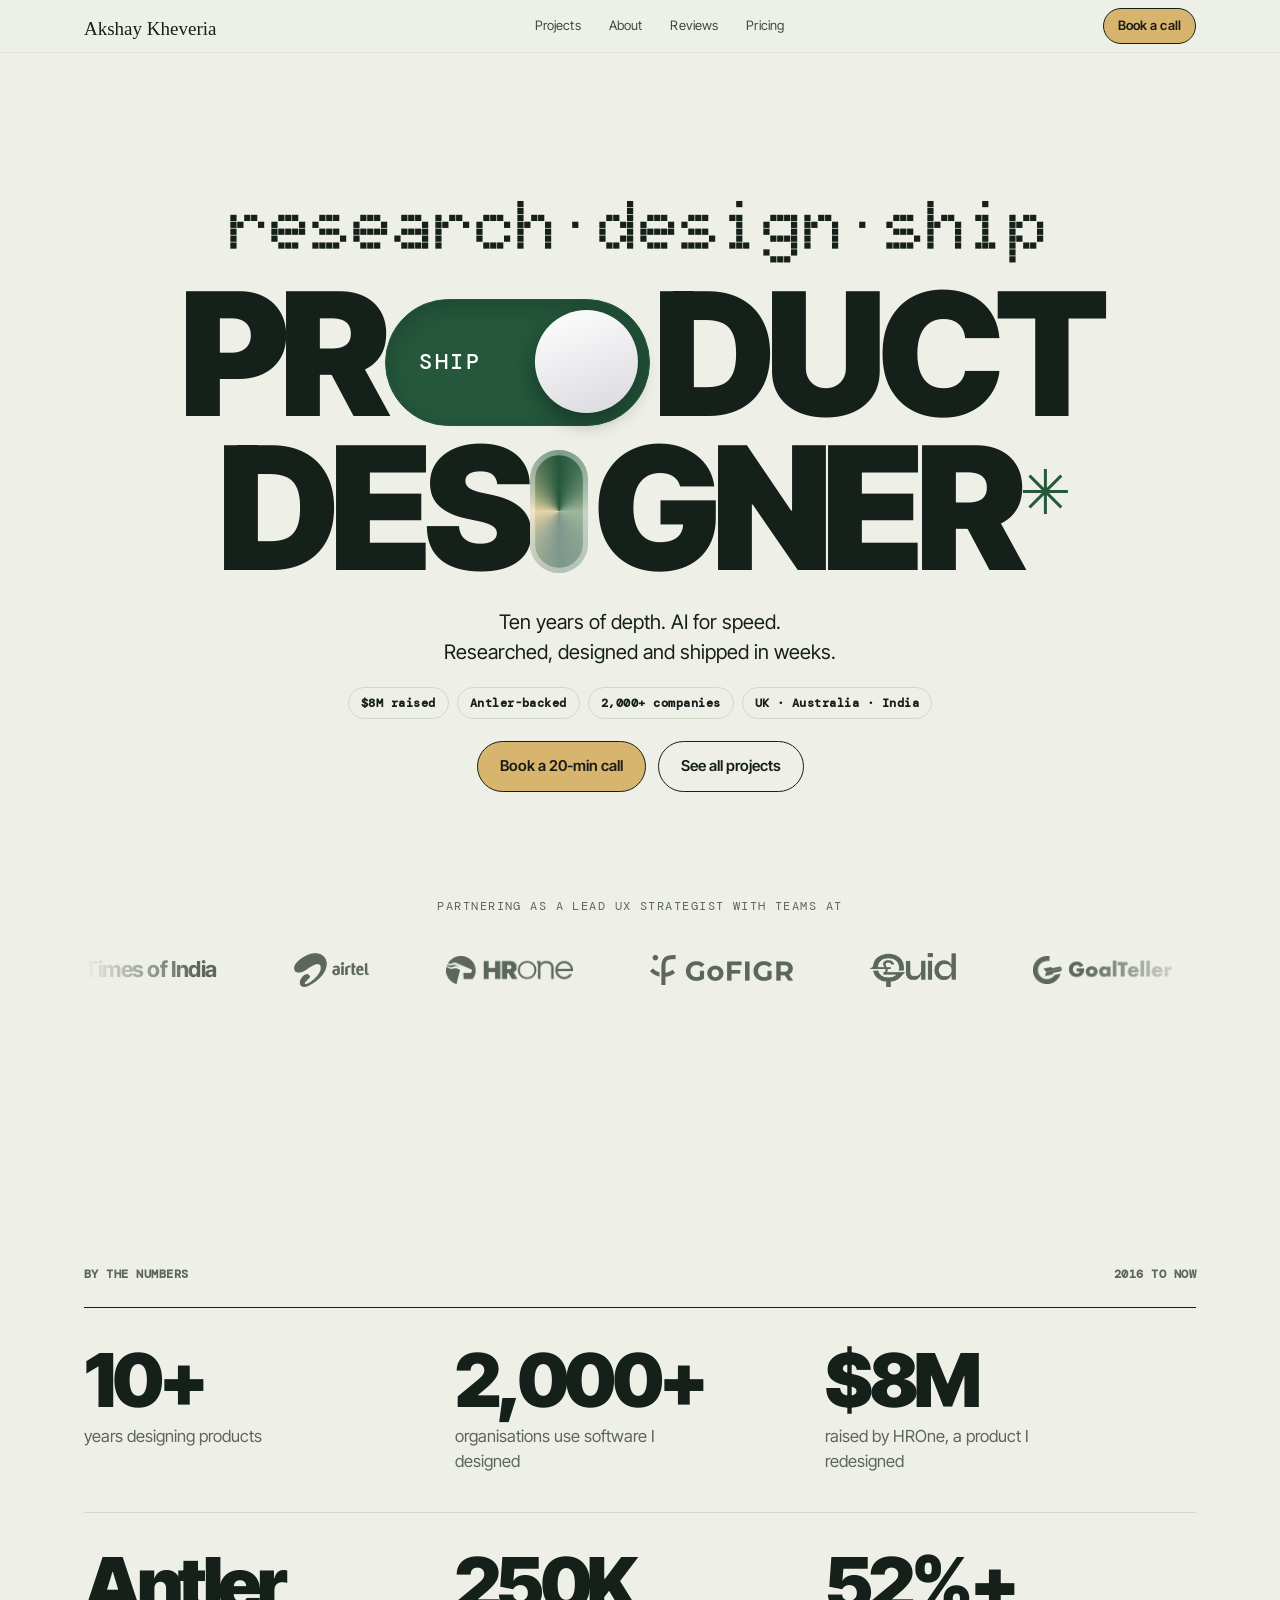
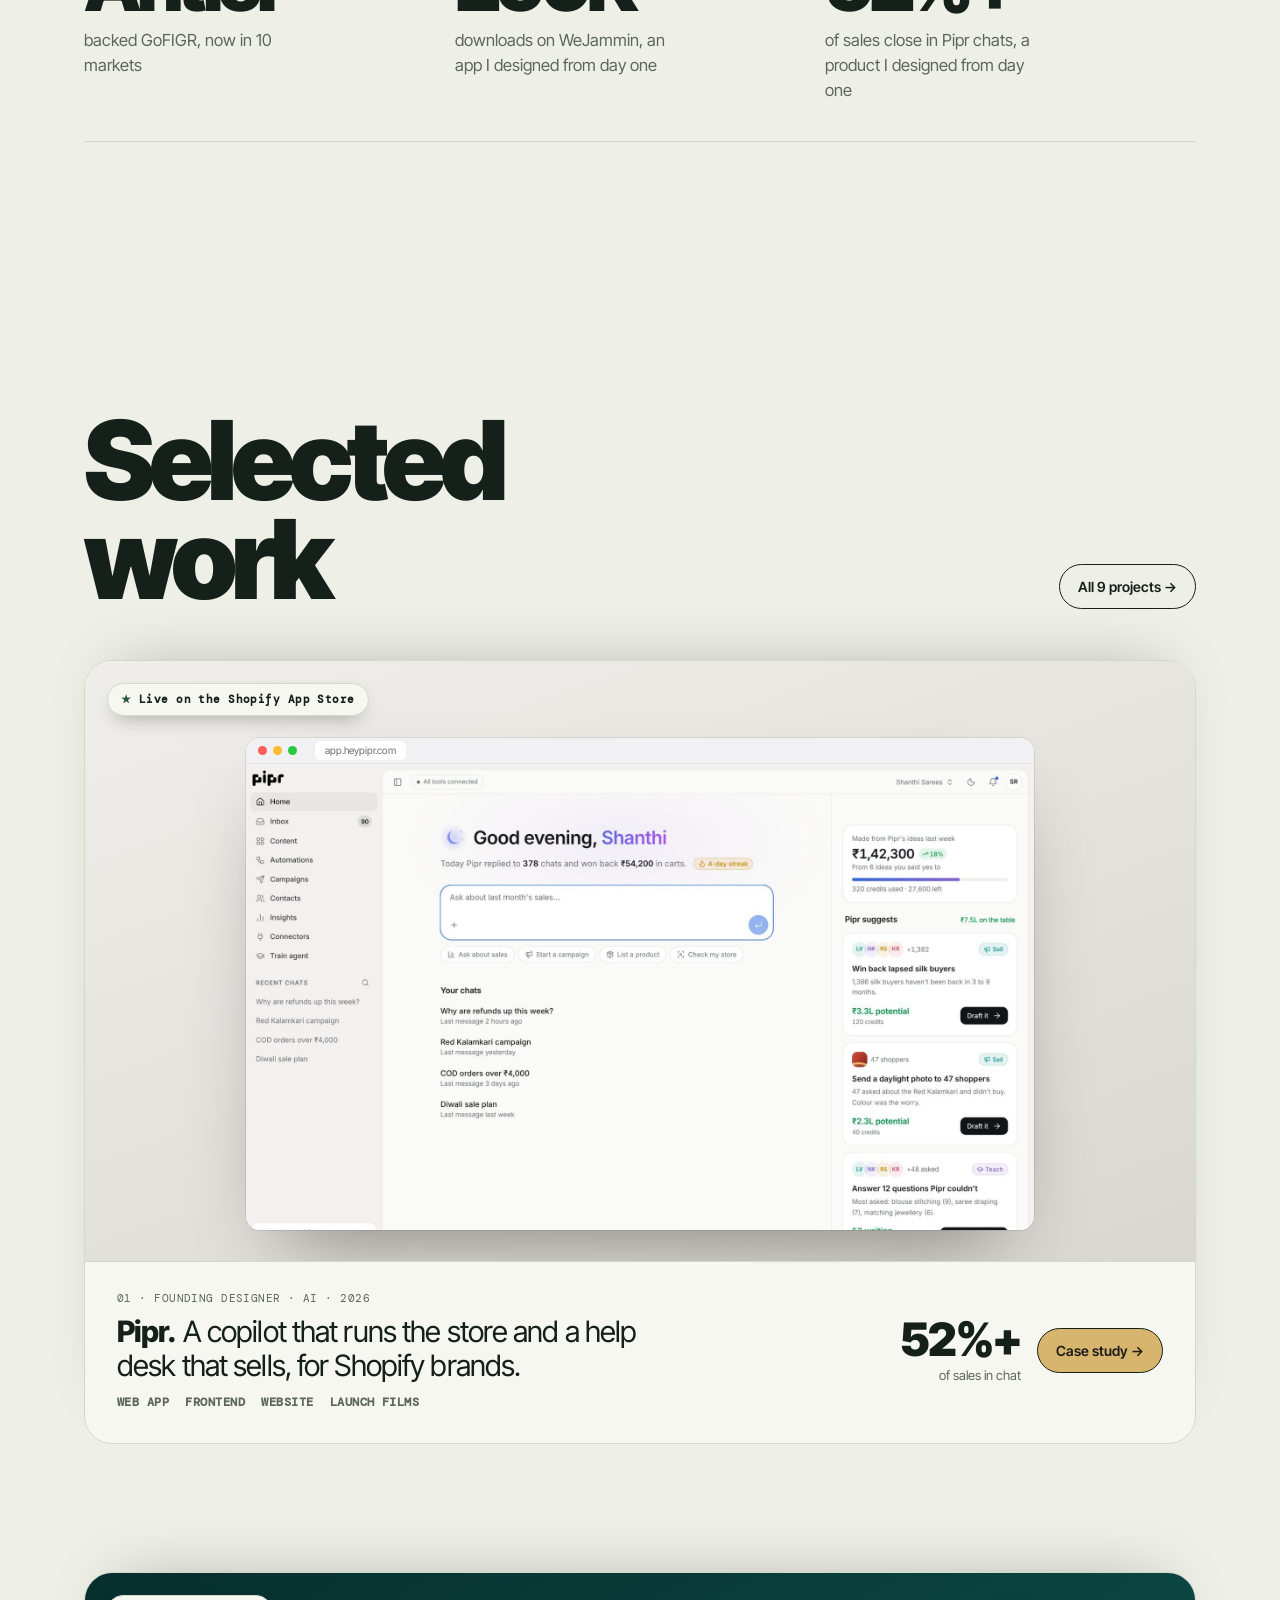
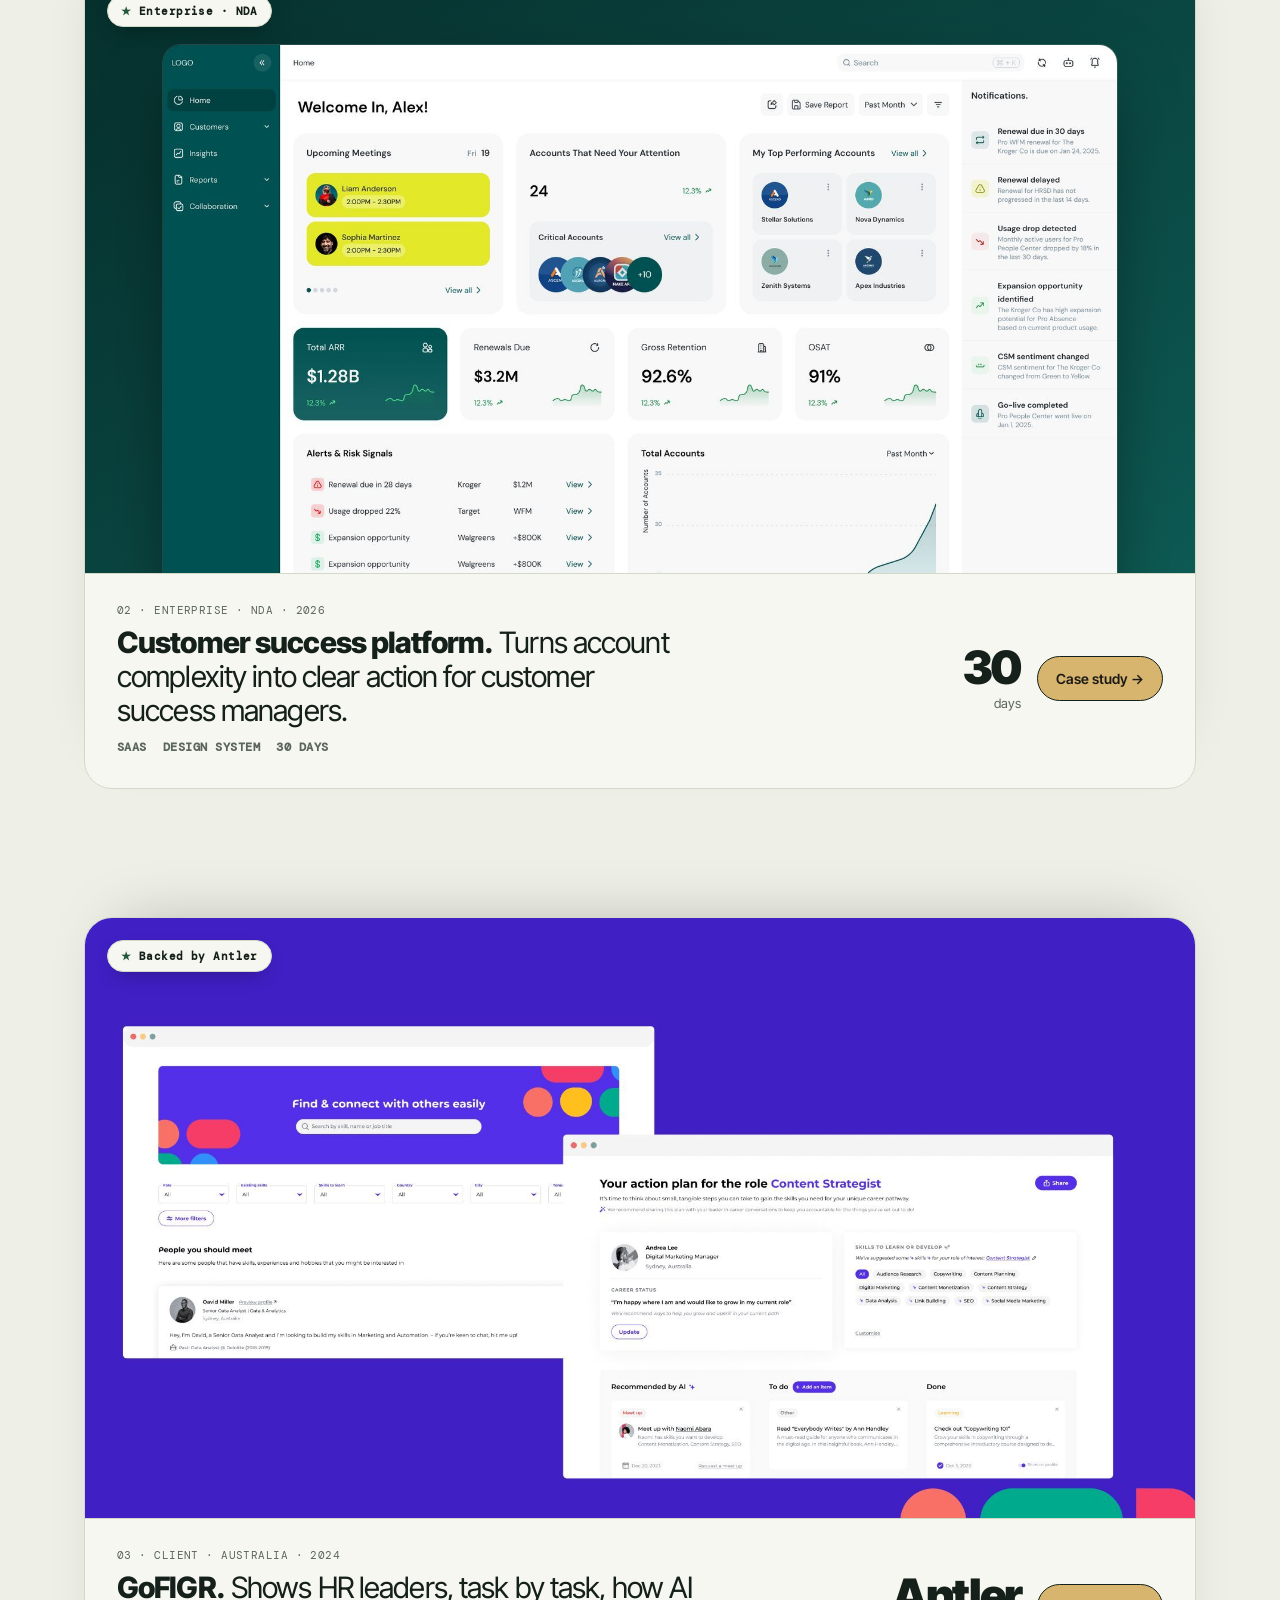
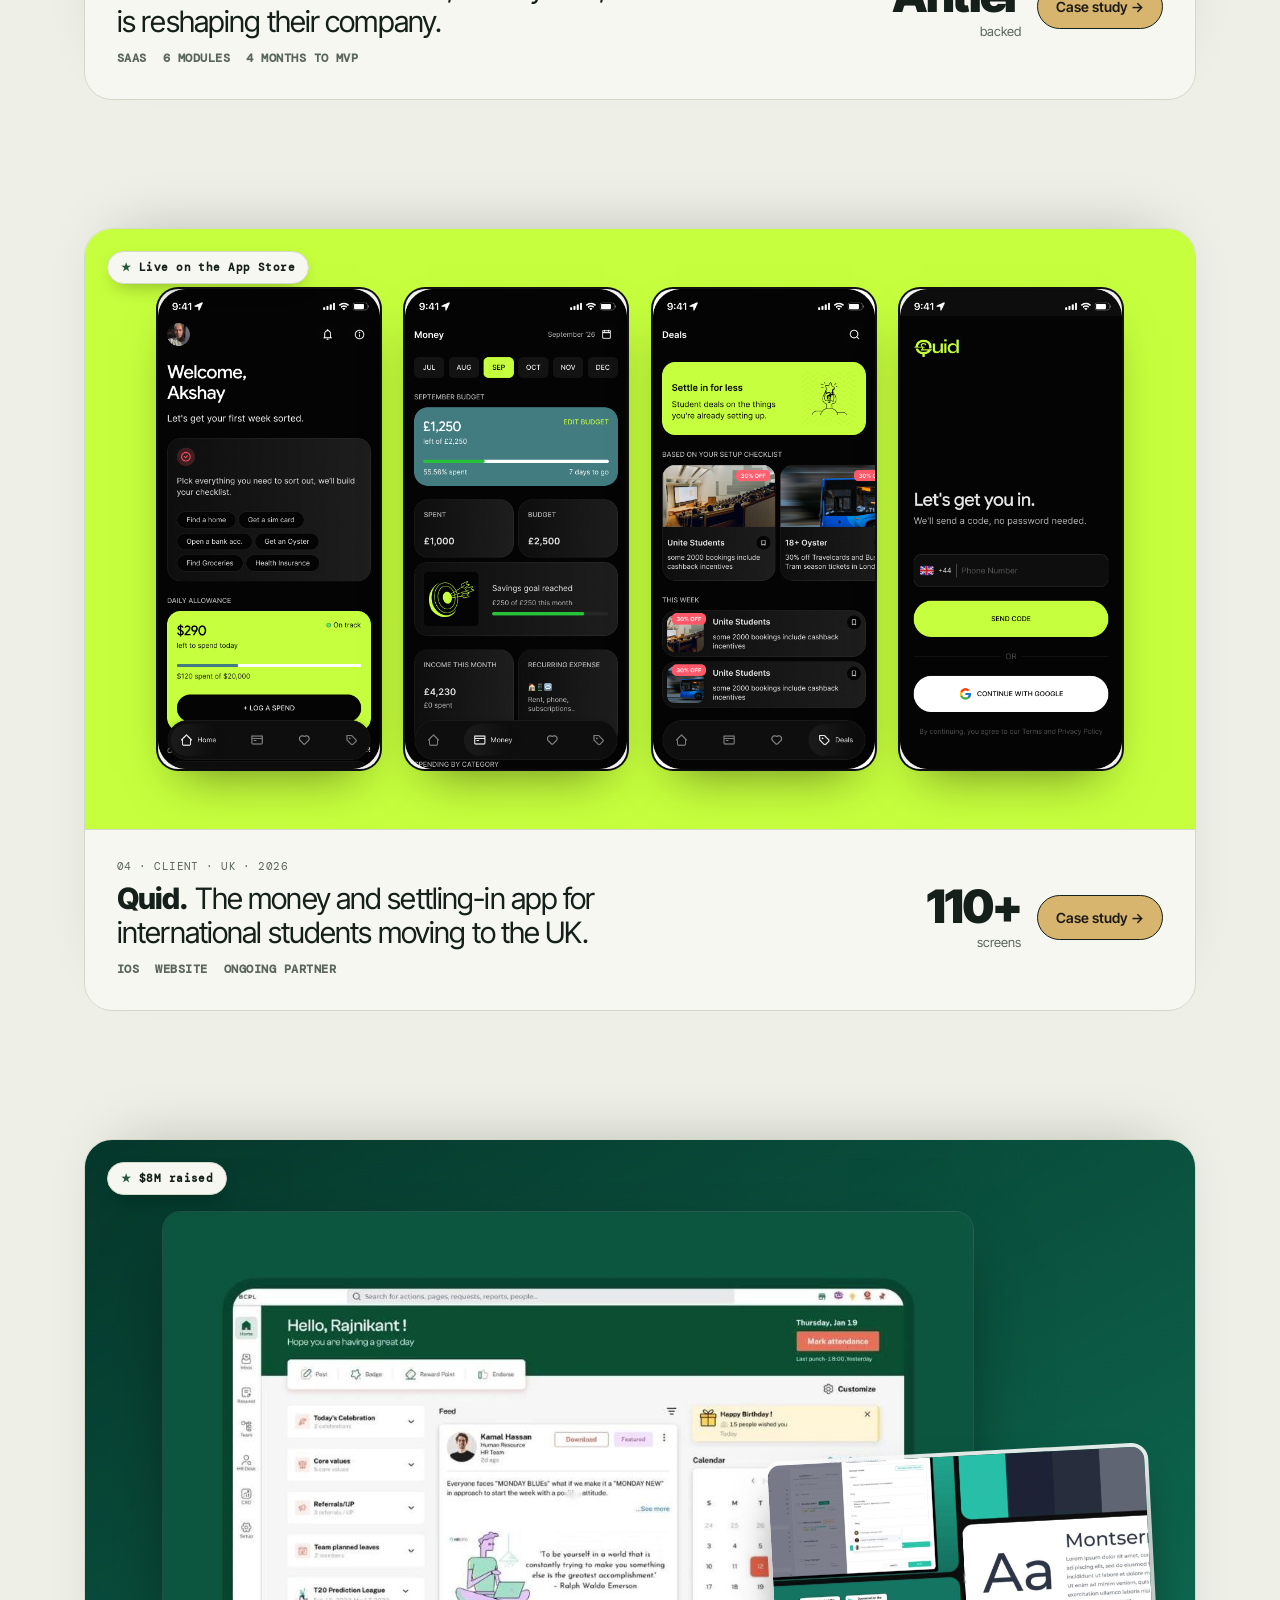
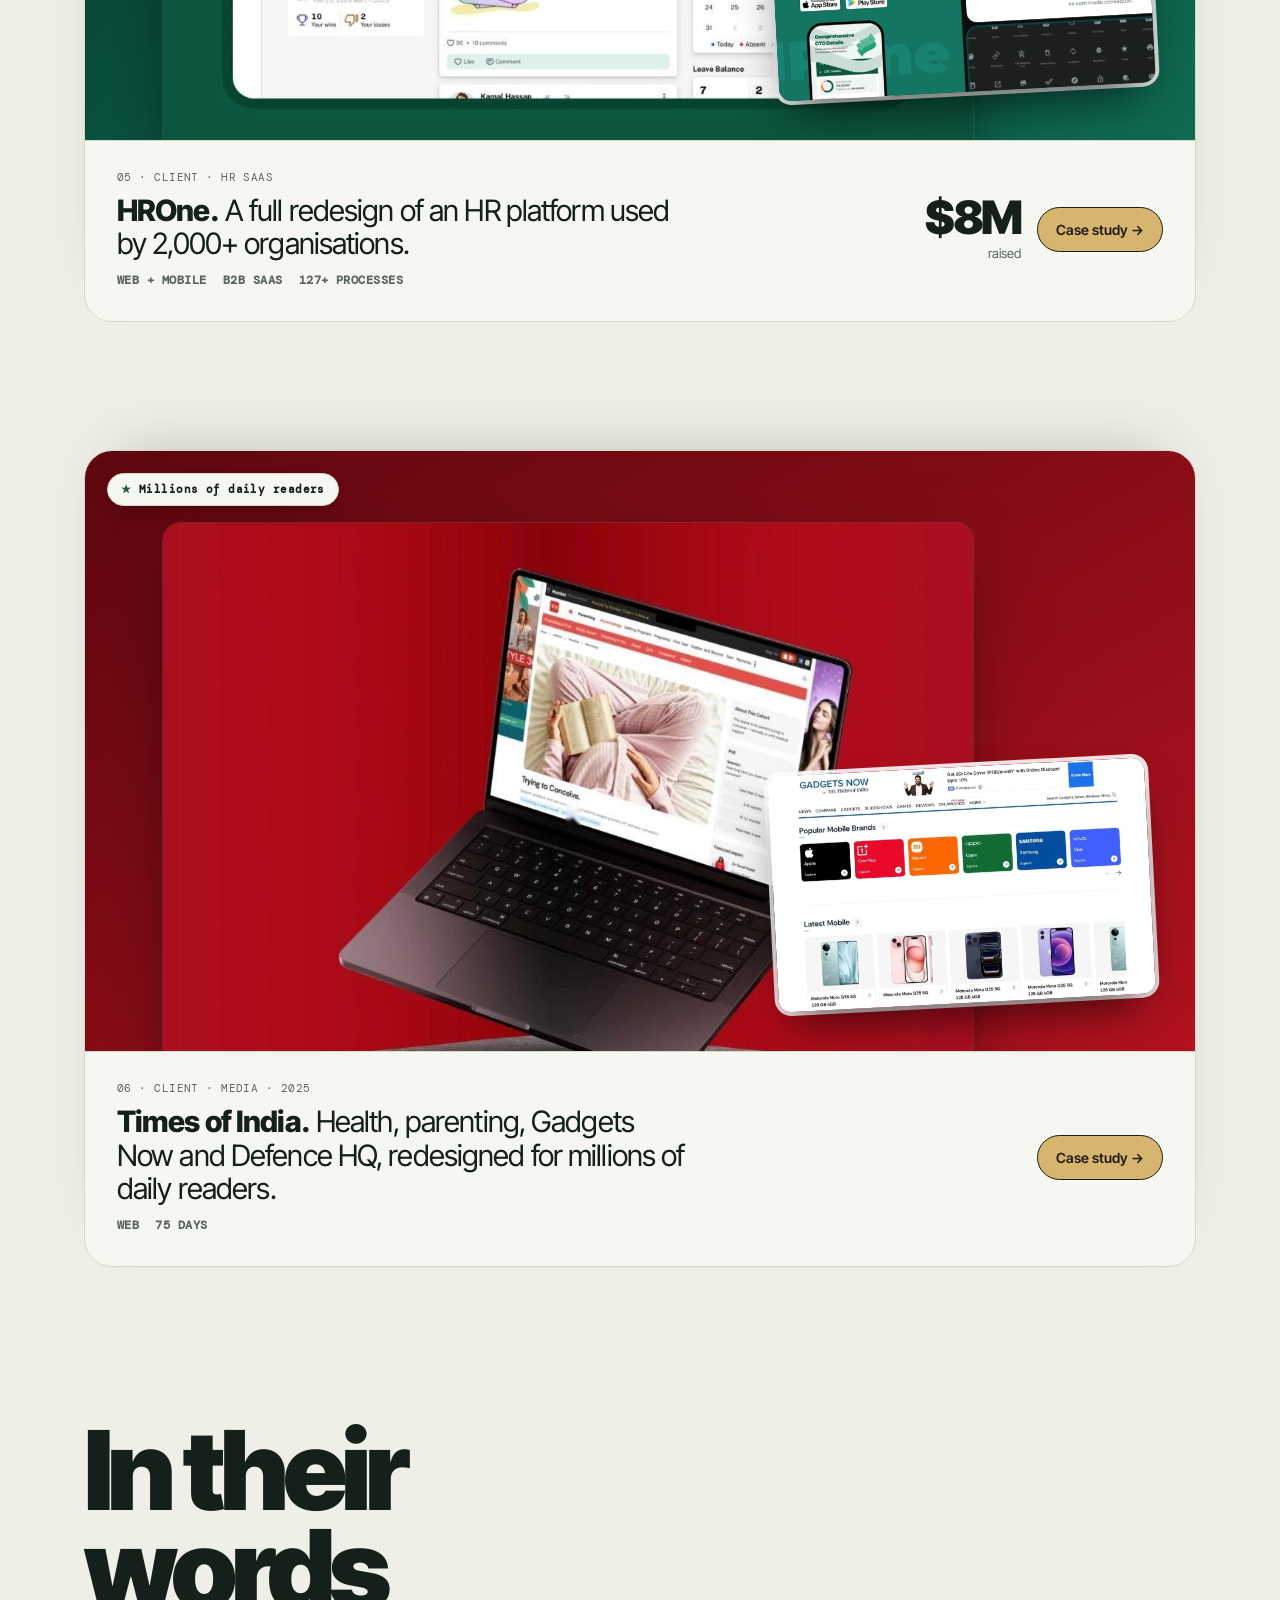
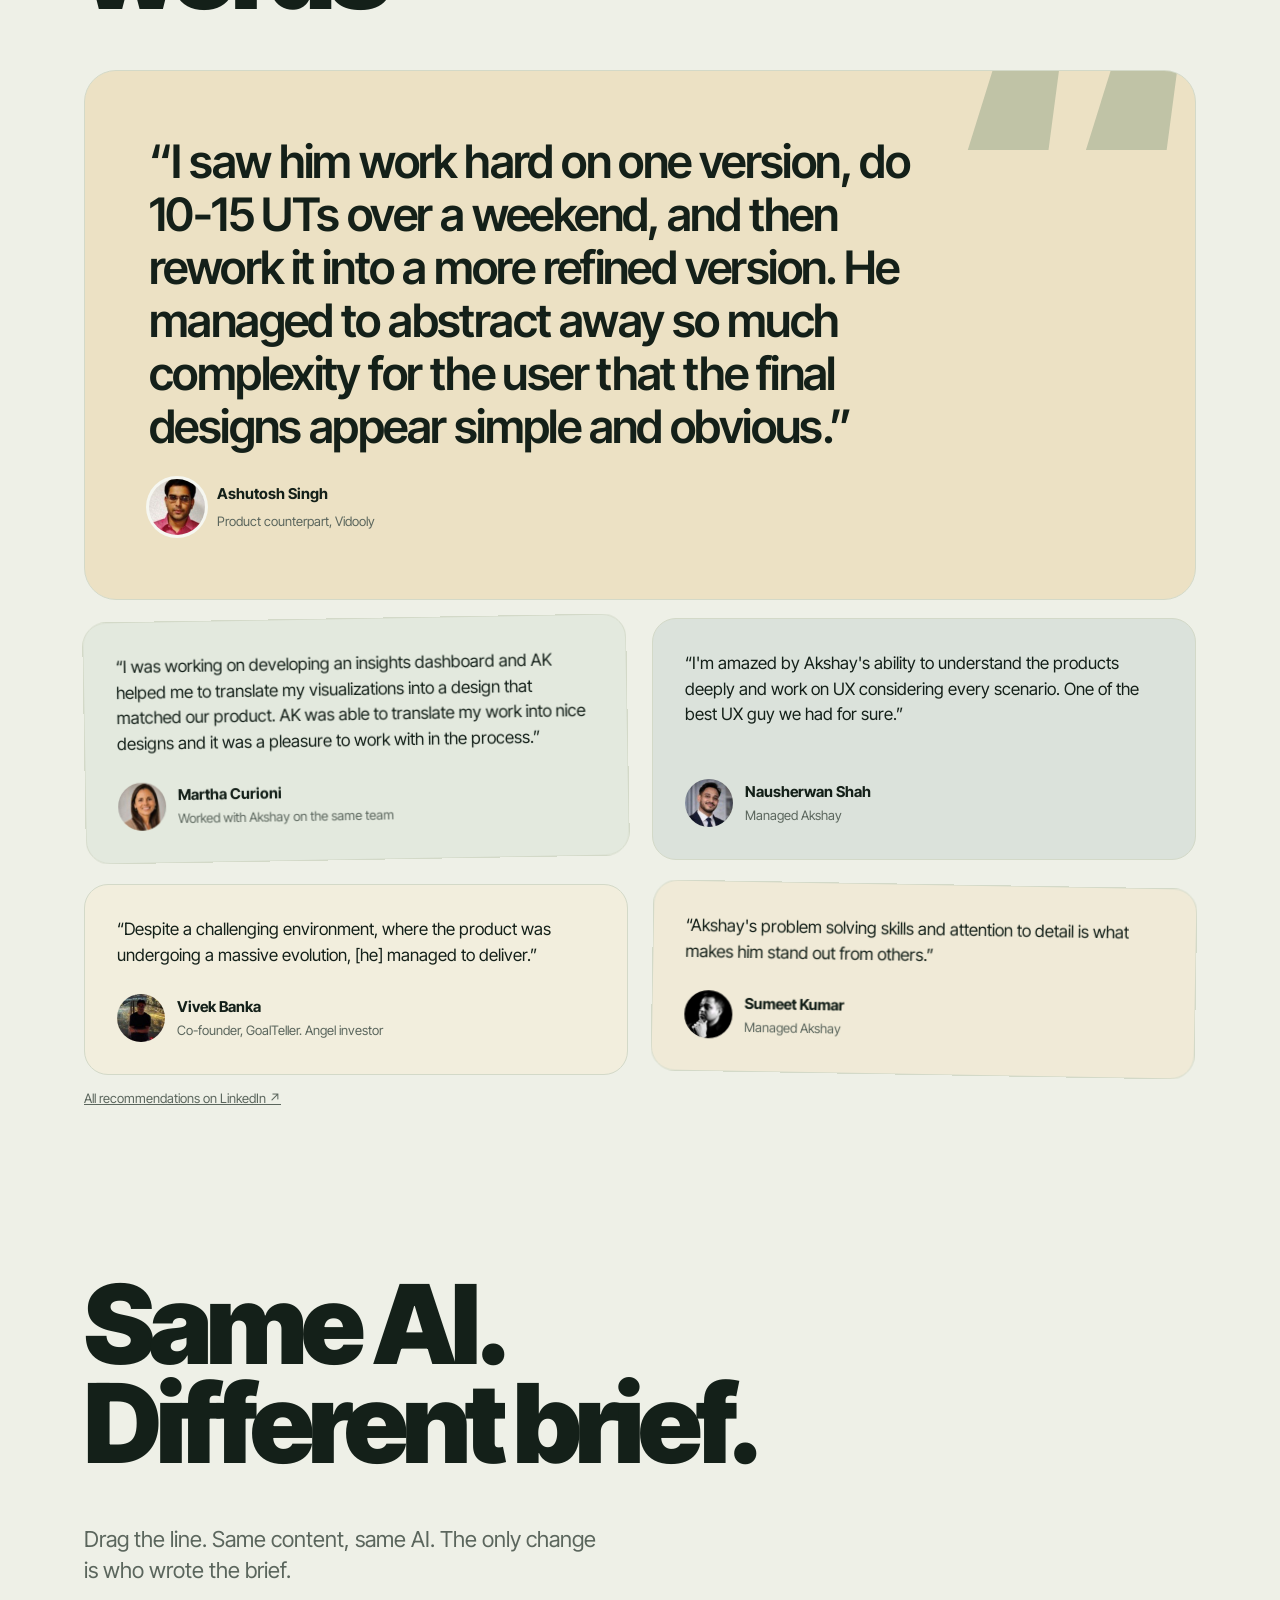
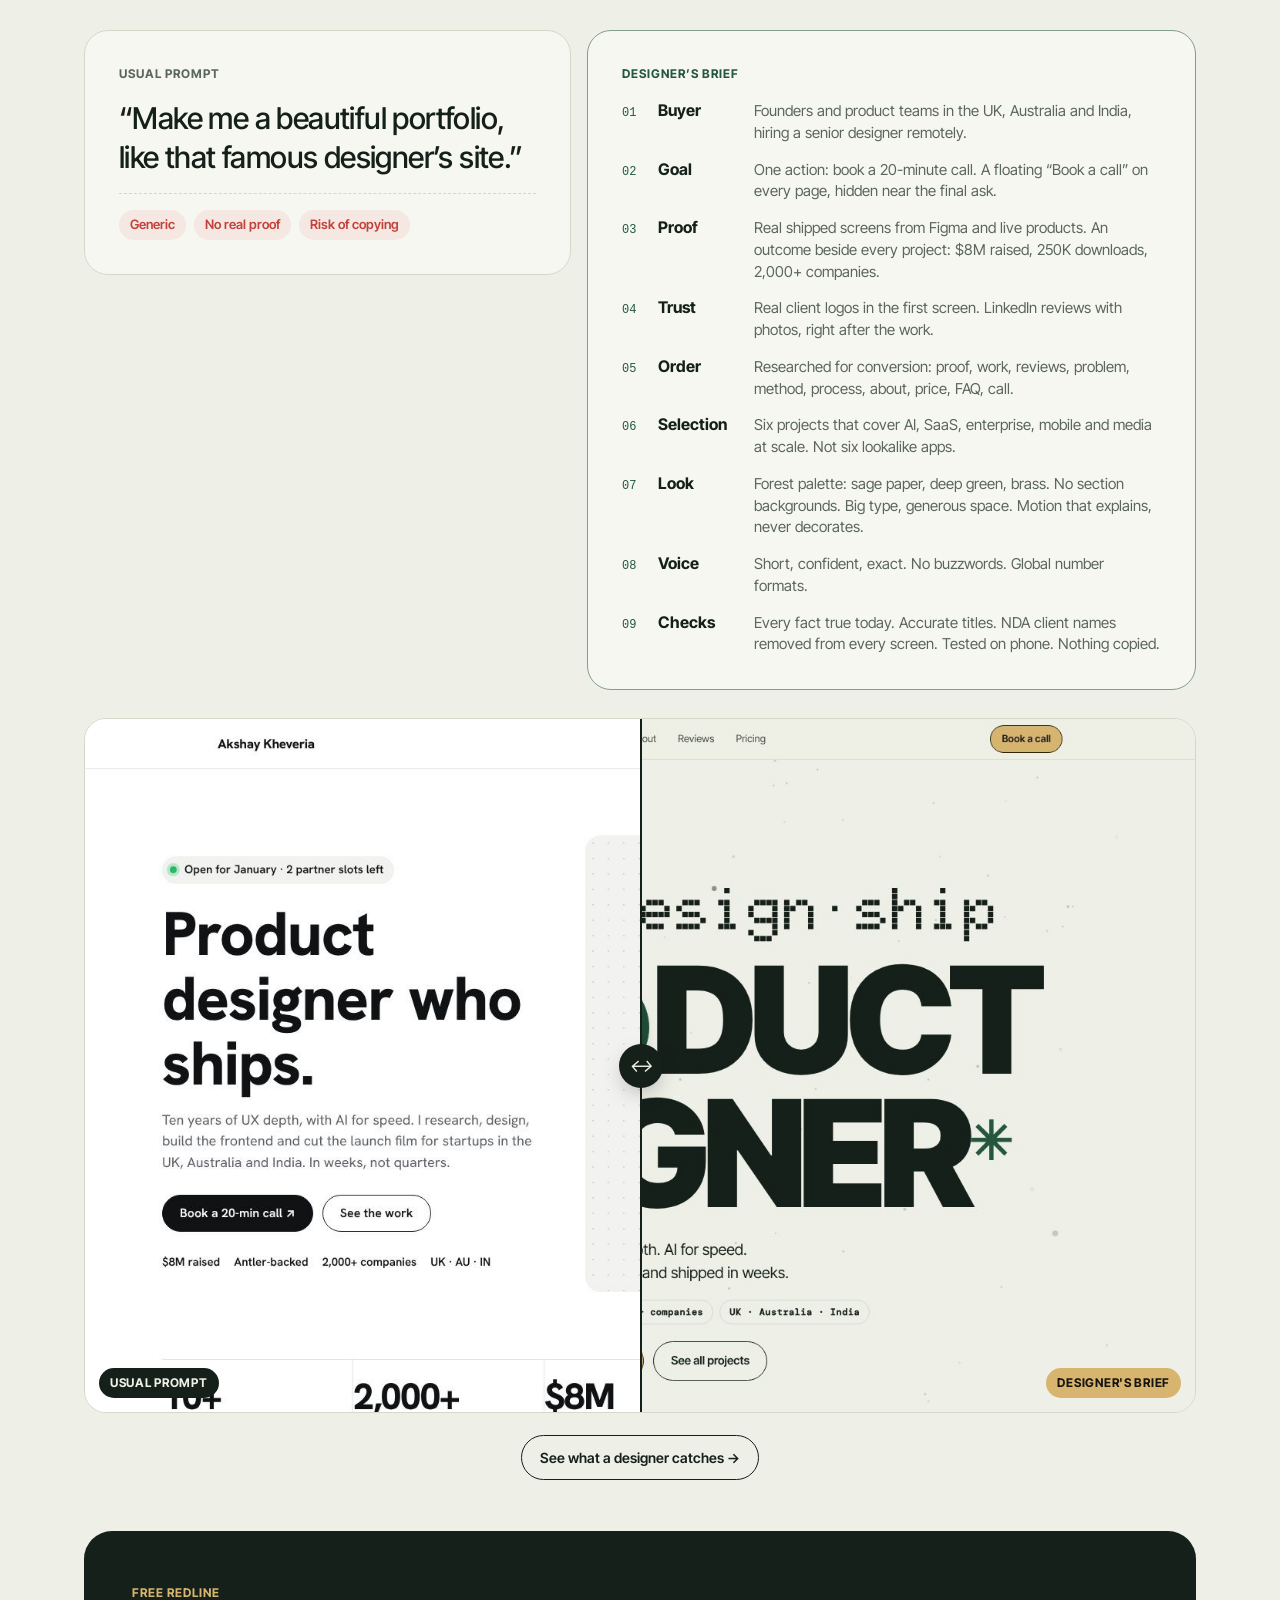
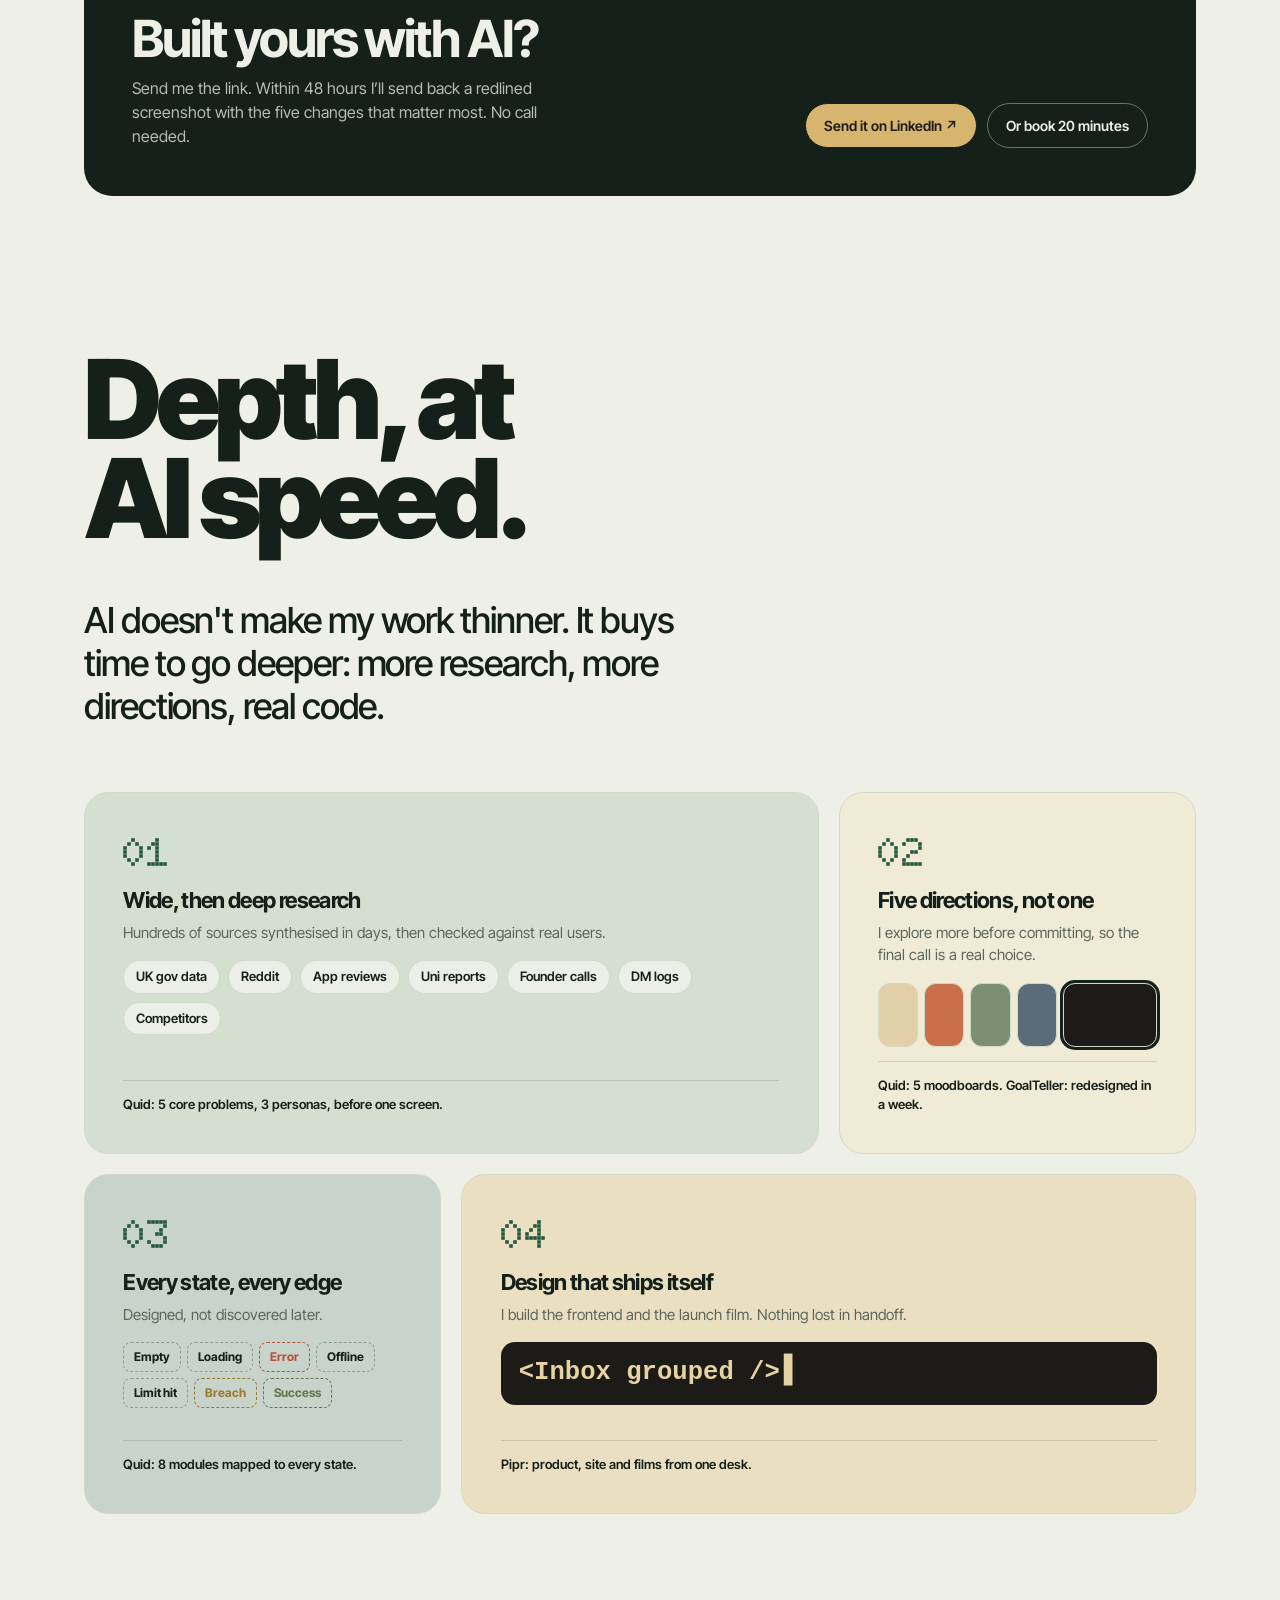
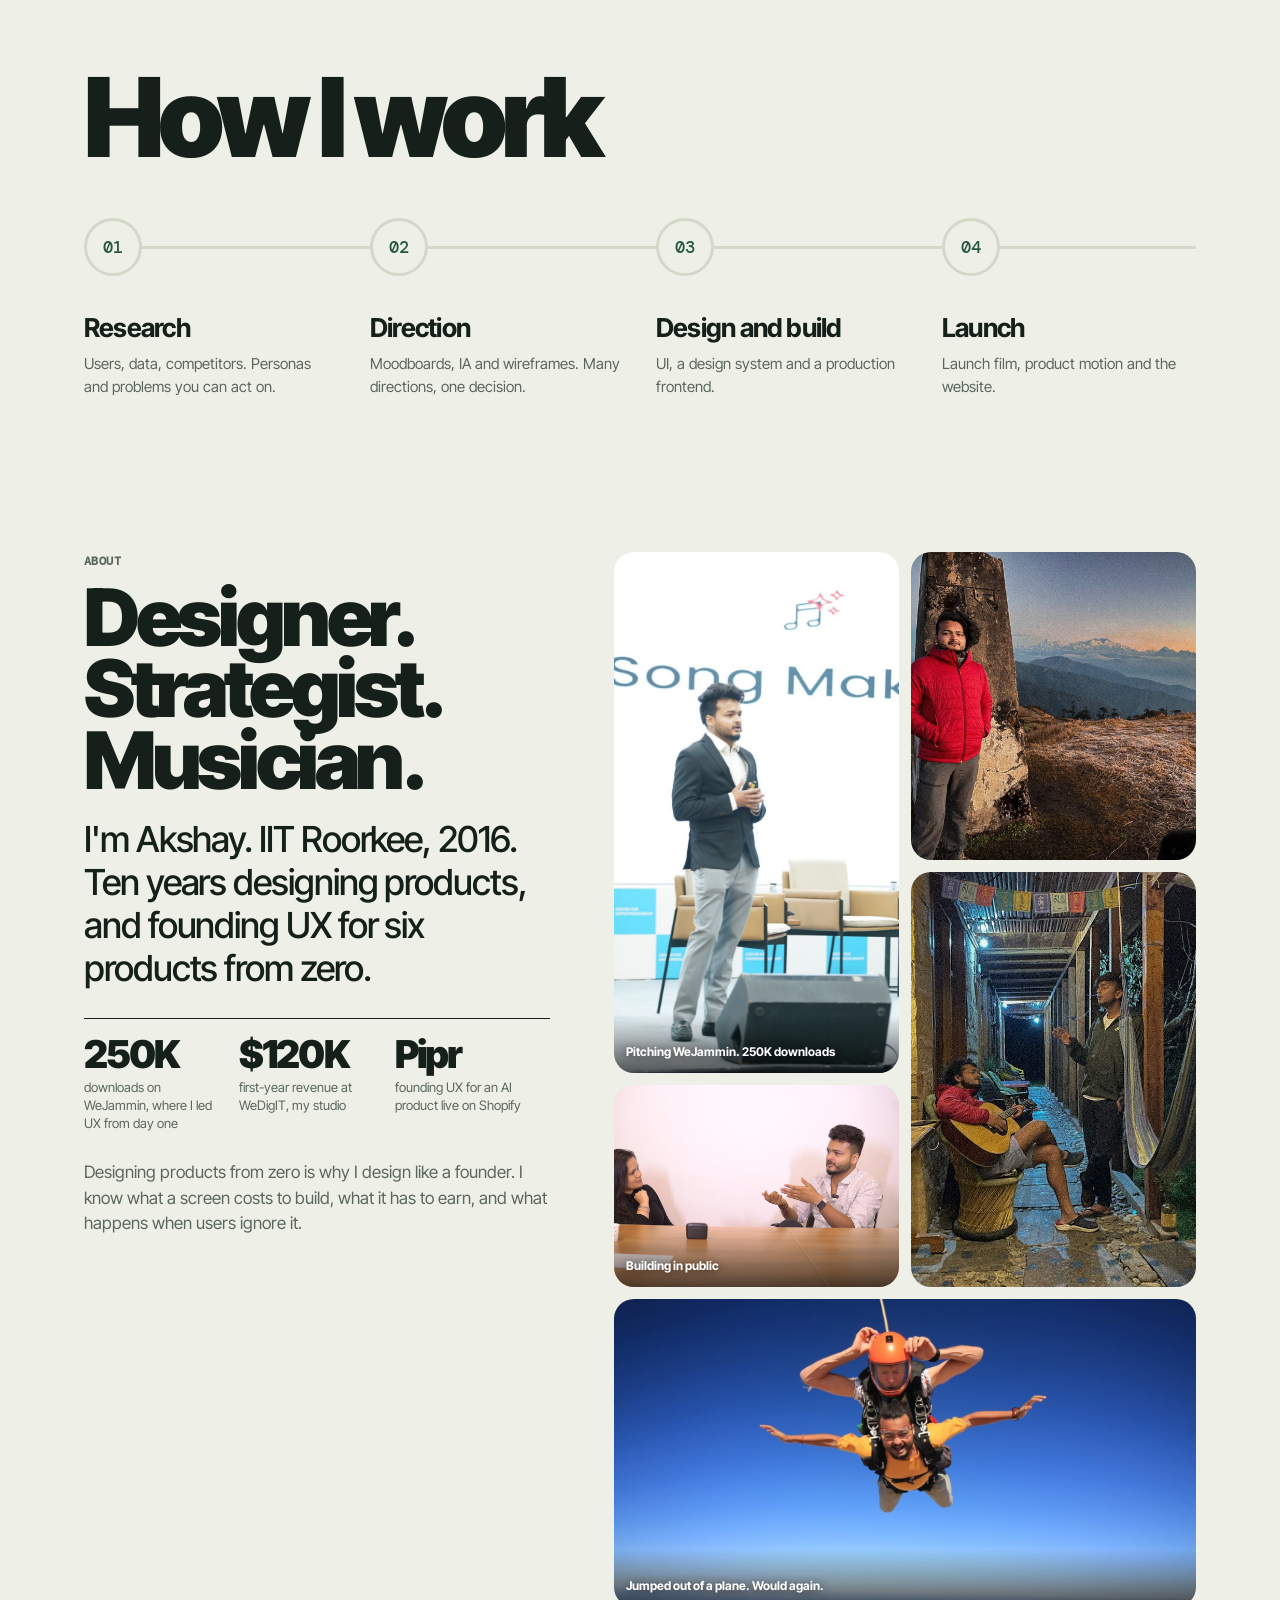
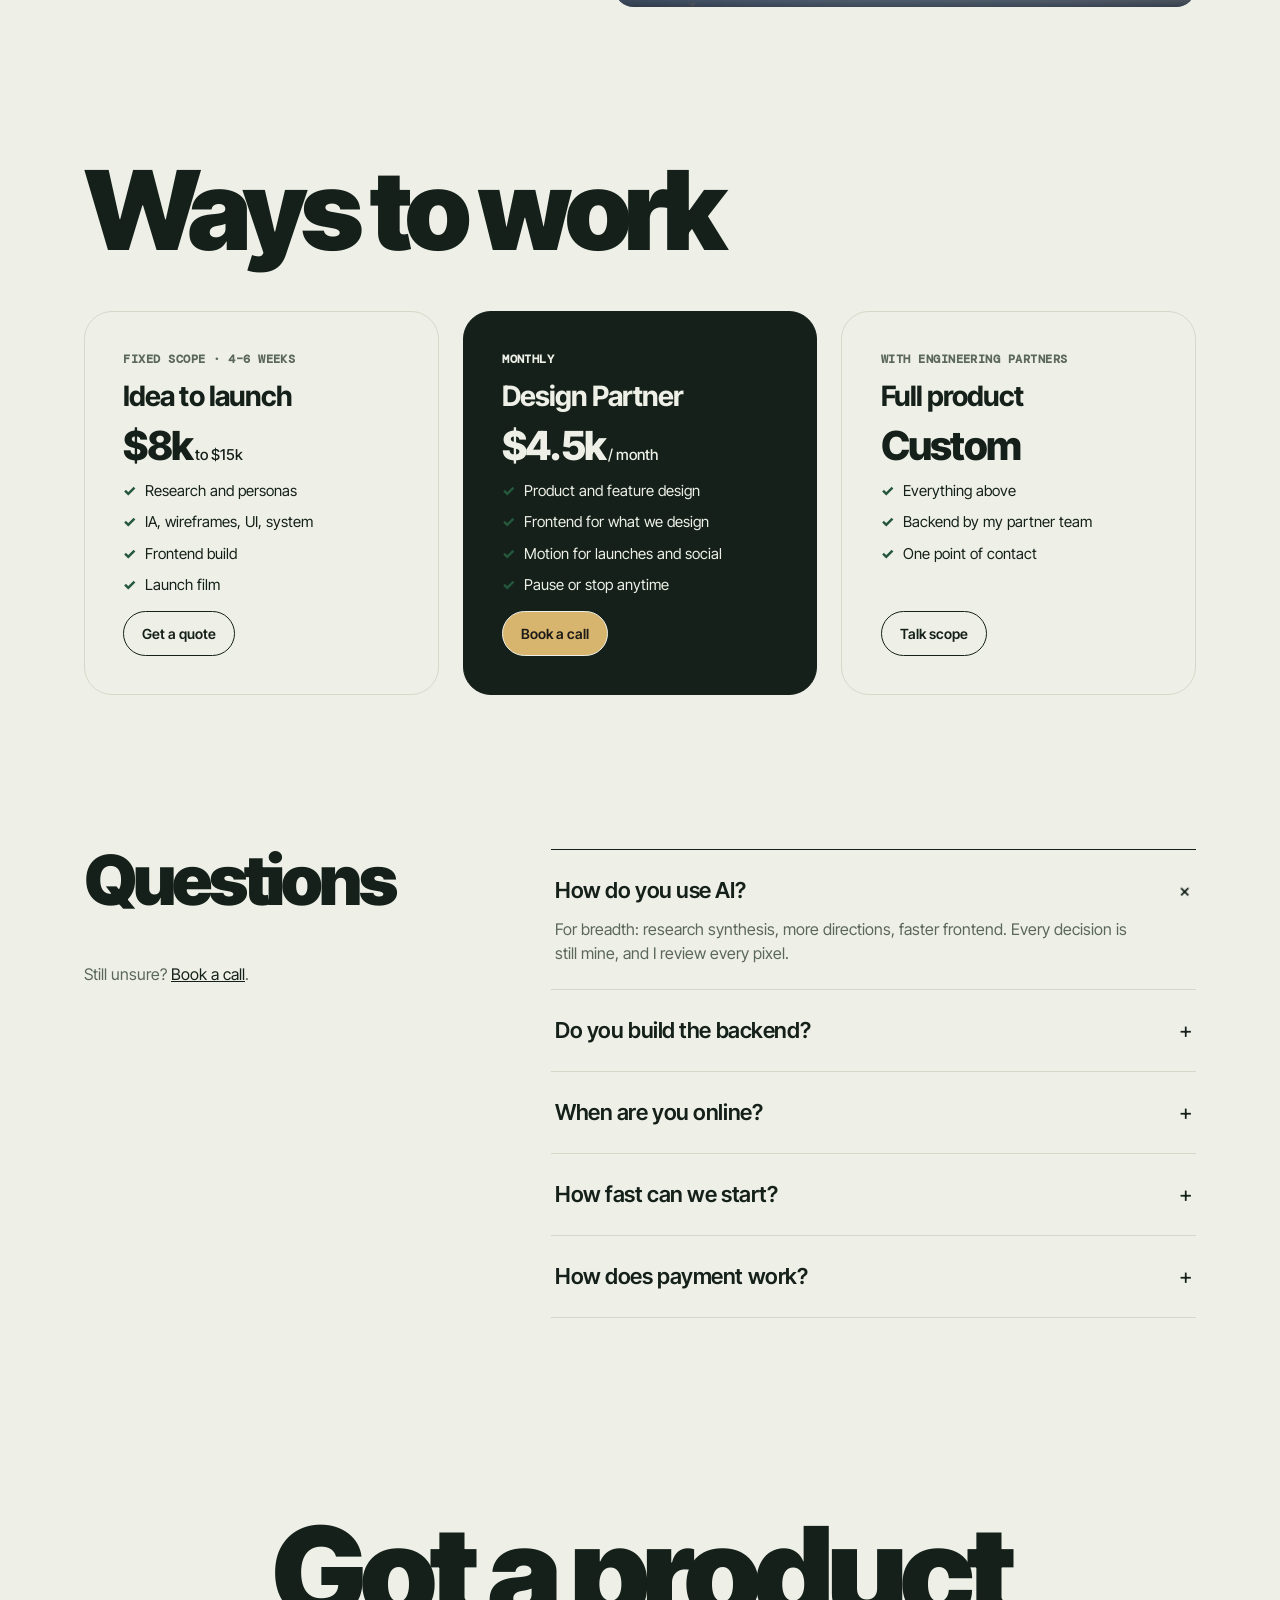
<file: index.html>
<!doctype html><html lang="en"><head><meta charset="utf-8"><meta name="viewport" content="width=device-width,initial-scale=1,viewport-fit=cover"><title>Akshay Kheveria · Product Designer</title>

<link rel="preconnect" href="https://fonts.googleapis.com"><link href="https://fonts.googleapis.com/css2?family=Doto:wght@700;900&family=Homemade+Apple&family=DM+Mono:wght@400;500&family=Inter+Tight:ital,wght@0,400;0,500;0,600;0,700;0,800;0,900;1,400&display=swap" rel="stylesheet"><link rel="stylesheet" href="site.css">
<meta name="description" content="Akshay Kheveria, senior product designer. Research, design, frontend and launch films for startups in the UK, Australia and India."><link rel="canonical" href="https://akheveria.com/"><meta property="og:type" content="website"><meta property="og:title" content="Akshay Kheveria · Product Designer"><meta property="og:description" content="Akshay Kheveria, senior product designer. Research, design, frontend and launch films for startups in the UK, Australia and India."><meta property="og:url" content="https://akheveria.com/"><meta property="og:image" content="https://akheveria.com/og.jpg"><meta name="twitter:card" content="summary_large_image"><meta name="theme-color" content="#eef0e7"><link rel="icon" href="/favicon.svg" type="image/svg+xml"><link rel="preload" as="image" href="img/p_home2.jpg" fetchpriority="high"></head><body><nav><div class="wrap"><a class="brand" href="index.html">Akshay Kheveria</a><div class="links"><a href="projects.html">Projects</a><a href="index.html#about">About</a><a href="index.html#words">Reviews</a><a href="index.html#offers">Pricing</a></div><a class="navcta" href="https://cal.com/akshay-kheveria-bcy8pf/design-call" target="_blank" rel="noopener">Book a call</a></div></nav>
<header class="hero wrap" id="top">
<canvas class="hdots" id="hdots" aria-hidden="true"></canvas><script>(()=>{const c=document.getElementById('hdots'),x=c.getContext('2d'),h=c.parentElement;const R=matchMedia('(prefers-reduced-motion: reduce)').matches;let W,H,D,ps=[],m={x:-999,y:-999};let cols=[];const rc=()=>{const g=getComputedStyle(document.documentElement);cols=['--acc','--clay','--sage','--slate','--sand'].map(v=>g.getPropertyValue(v).trim()||'#c4673f')};
function ink(){return getComputedStyle(document.body).color}
function size(){rc();D=Math.min(devicePixelRatio||1,2);W=h.clientWidth;H=h.clientHeight;c.width=W*D;c.height=H*D;c.style.width=W+'px';c.style.height=H+'px';x.setTransform(D,0,0,D,0,0);const n=Math.round(Math.min(90,W*H/12000));ps=[];for(let i=0;i<n;i++){const big=Math.random()<.14;ps.push({x:Math.random()*W,y:Math.random()*H,vx:(Math.random()-.5)*.16,vy:(Math.random()-.5)*.16,r:big?2.2+Math.random()*2.6:.8+Math.random()*1.2,c:big?cols[i%cols.length]:null,a:big?.45:.1+Math.random()*.14,ox:0,oy:0})}}
function draw(){x.clearRect(0,0,W,H);const k=ink();for(const p of ps){if(!R){p.x+=p.vx;p.y+=p.vy;if(p.x<-10)p.x=W+10;if(p.x>W+10)p.x=-10;if(p.y<-10)p.y=H+10;if(p.y>H+10)p.y=-10}const dx=p.x-m.x,dy=p.y-m.y,d=Math.hypot(dx,dy);const t=d<140?(140-d)/140:0;p.ox+=((dx/(d||1))*t*26-p.ox)*.08;p.oy+=((dy/(d||1))*t*26-p.oy)*.08;x.globalAlpha=p.a;x.fillStyle=p.c||k;x.beginPath();x.arc(p.x+p.ox,p.y+p.oy,p.r,0,6.283);x.fill()}x.globalAlpha=1;if(!R)requestAnimationFrame(draw)}
h.addEventListener('pointermove',e=>{const b=h.getBoundingClientRect();m.x=e.clientX-b.left;m.y=e.clientY-b.top});h.addEventListener('pointerleave',()=>{m.x=m.y=-999});addEventListener('message',e=>{if(e.data&&e.data.akTheme!==undefined){let t=document.getElementById('akth');if(!t){t=document.createElement('style');t.id='akth';document.head.appendChild(t)}t.textContent=e.data.akTheme;setTimeout(size,50)}});let lw=0,lh=0;new ResizeObserver(()=>{if(Math.abs(h.clientWidth-lw)>2||Math.abs(h.clientHeight-lh)>40){lw=h.clientWidth;lh=h.clientHeight;size()}}).observe(h);size();draw();if(R)setInterval(draw,1000)})()</script>
  <h1 style="margin:0"><span class="sr">Akshay Kheveria, product designer</span><span aria-hidden="true"><span class="dot">research·design·ship</span>
  <span class="big">PR<span class="tog" id="tg" role="switch" tabindex="0" aria-label="Toggle idea or ship" aria-checked="false"><b id="tgl">idea</b><i></i></span>DUCT</span>
  <span class="big">DES<span class="cap"></span>GNER<span class="ast">✳</span></span></span></h1>
  <p class="sub hsub">Ten years of depth. AI for speed.<br>Researched, designed and shipped in weeks.</p>
  <div class="proof"><span>$8M raised</span><span>Antler-backed</span><span>2,000+ companies</span><span>UK · Australia · India</span></div>
  <div class="heroact"><a class="btn" href="https://cal.com/akshay-kheveria-bcy8pf/design-call" target="_blank" rel="noopener">Book a 20-min call</a><a class="btn ghost" href="projects.html">See all projects</a></div>
</header>
<div class="wrap"><p class="marq-h">Partnering as a Lead UX Strategist with teams at</p><div class="marq" aria-label="Teams Akshay has designed for"><div class="track"><div class="grp"><span class="lt">Times of India</span><i class="lg lg-airtel" role="img" aria-label="Airtel" style="--m:url([data-uri]);aspect-ratio:266/120"></i><i class="lg lg-hrone" role="img" aria-label="Hrone" style="--m:url([data-uri]);aspect-ratio:546/120"></i><i class="lg lg-gofigr" role="img" aria-label="Gofigr" style="--m:url([data-uri]);aspect-ratio:572/120"></i><i class="lg lg-quid" role="img" aria-label="Quid" style="--m:url([data-uri]);aspect-ratio:304/120"></i><i class="lg lg-goalteller" role="img" aria-label="Goalteller" style="--m:url([data-uri]);aspect-ratio:597/120"></i><span class="lt">Vidooly</span></div><div class="grp" aria-hidden="true"><span class="lt">Times of India</span><i class="lg lg-airtel" role="img" aria-label="Airtel" style="--m:url([data-uri]);aspect-ratio:266/120"></i><i class="lg lg-hrone" role="img" aria-label="Hrone" style="--m:url([data-uri]);aspect-ratio:546/120"></i><i class="lg lg-gofigr" role="img" aria-label="Gofigr" style="--m:url([data-uri]);aspect-ratio:572/120"></i><i class="lg lg-quid" role="img" aria-label="Quid" style="--m:url([data-uri]);aspect-ratio:304/120"></i><i class="lg lg-goalteller" role="img" aria-label="Goalteller" style="--m:url([data-uri]);aspect-ratio:597/120"></i><span class="lt">Vidooly</span></div></div></div></div>

<section class="band" id="numbers"><div class="wrap"><div class="bandh"><span class="eye">By the numbers</span><span class="eye">2016 to now</span></div><div class="bignums"><div><b>10+</b><span>years designing products</span></div><div><b>2,000+</b><span>organisations use software I designed</span></div><div><b>$8M</b><span>raised by HROne, a product I redesigned</span></div><div><b>Antler</b><span>backed GoFIGR, now in 10 markets</span></div><div><b>250K</b><span>downloads on WeJammin, an app I designed from day one</span></div><div><b>52%+</b><span>of sales close in Pipr chats, a product I designed from day one</span></div></div></div></section>

<section class="wrap" id="work">
  <div class="hrow"><h2>Selected<br>work</h2><a class="btn ghost" href="projects.html">All 9 projects →</a></div>
  <div class="work"><a class="case wide" style="--i:0" href="pipr.html"><div class="stage v-br" style="background:linear-gradient(160deg,#efeeea,#d9d7d0)"><span class="badge">Live on the Shopify App Store</span><div class="br"><div class="bb"><i></i><i></i><i></i><span>app.heypipr.com</span></div><div class="bv xf" style="background:#eceae4 url([data-uri]) top/cover"><img src="img/p_home2.jpg" alt="Pipr copilot home" fetchpriority="high" decoding="async"><img src="img/p_audit.jpg" alt="Pipr store check" loading="lazy" decoding="async"><img src="img/p_content.jpg" alt="Pipr content tab" loading="lazy" decoding="async"><img src="img/p_inbox.jpg" alt="Pipr inbox" loading="lazy" decoding="async"></div></div></div>
      <div class="meta"><div><small>01 · Founding designer · AI · 2026</small><h3><b>Pipr.</b> A copilot that runs the store and a help desk that sells, for Shopify brands.</h3><div class="tags"><span>Web app</span><span>Frontend</span><span>Website</span><span>Launch films</span></div></div><div class="cstat"><b>52%+</b><span>of sales in chat</span></div><span class="btn">Case study →</span></div></a><a class="case wide" style="--i:1" href="saas-dashboard.html"><div class="stage v-comp" style="background:linear-gradient(150deg,#062f2c,#0e5a54)"><span class="badge">Enterprise · NDA</span><div class="c1"><img src="img/e_home.jpg" alt="Customer success home" loading="lazy"></div></div>
      <div class="meta"><div><small>02 · Enterprise · NDA · 2026</small><h3><b>Customer success platform.</b> Turns account complexity into clear action for customer success managers.</h3><div class="tags"><span>SaaS</span><span>Design system</span><span>30 days</span></div></div><div class="cstat"><b>30</b><span>days</span></div><span class="btn">Case study →</span></div></a><a class="case wide" style="--i:2" href="gofigr.html"><div class="stage v-img"><span class="badge">Backed by Antler</span><img src="img/gf_hero.jpg" alt="GoFIGR people search and career action plan" loading="lazy"></div>
      <div class="meta"><div><small>03 · Client · Australia · 2024</small><h3><b>GoFIGR.</b> Shows HR leaders, task by task, how AI is reshaping their company.</h3><div class="tags"><span>SaaS</span><span>6 modules</span><span>4 months to MVP</span></div></div><div class="cstat"><b>Antler</b><span>backed</span></div><span class="btn">Case study →</span></div></a><a class="case wide" style="--i:3" href="quid.html"><div class="stage v-ph" style="background:#c6ff3d"><span class="badge">Live on the App Store</span><div class="ph" style="--d:0.0s;aspect-ratio:390/844;--r:0.4621"><img src="img/q_home.png" alt="App screen" loading="lazy"></div><div class="ph" style="--d:0.6s;aspect-ratio:390/844;--r:0.4621"><img src="img/q_money.png" alt="App screen" loading="lazy"></div><div class="ph" style="--d:1.2s;aspect-ratio:390/844;--r:0.4621"><img src="img/q_deals.png" alt="App screen" loading="lazy"></div><div class="ph" style="--d:1.7999999999999998s;aspect-ratio:390/844;--r:0.4621"><img src="img/q_login.png" alt="App screen" loading="lazy"></div></div>
      <div class="meta"><div><small>04 · Client · UK · 2026</small><h3><b>Quid.</b> The money and settling-in app for international students moving to the UK.</h3><div class="tags"><span>iOS</span><span>Website</span><span>Ongoing partner</span></div></div><div class="cstat"><b>110+</b><span>screens</span></div><span class="btn">Case study →</span></div></a><a class="case wide" style="--i:4" href="hrone.html"><div class="stage v-comp" style="background:linear-gradient(150deg,#05372b,#0f6b52)"><span class="badge">$8M raised</span><div class="c1"><img src="img/hrone.jpg" alt="HROne home dashboard and design system" loading="lazy"></div><div class="c2"><img src="img/hrone2.jpg" alt="" loading="lazy"></div></div>
      <div class="meta"><div><small>05 · Client · HR SaaS</small><h3><b>HROne.</b> A full redesign of an HR platform used by 2,000+ organisations.</h3><div class="tags"><span>Web + mobile</span><span>B2B SaaS</span><span>127+ processes</span></div></div><div class="cstat"><b>$8M</b><span>raised</span></div><span class="btn">Case study →</span></div></a><a class="case wide" style="--i:5" href="times-of-india.html"><div class="stage v-comp" style="background:linear-gradient(150deg,#5c0710,#b3121f)"><span class="badge">Millions of daily readers</span><div class="c1"><img src="img/toi.jpg" alt="Times of India parenting and Gadgets Now" loading="lazy"></div><div class="c2"><img src="img/toi2.jpg" alt="" loading="lazy"></div></div>
      <div class="meta"><div><small>06 · Client · Media · 2025</small><h3><b>Times of India.</b> Health, parenting, Gadgets Now and Defence HQ, redesigned for millions of daily readers.</h3><div class="tags"><span>Web</span><span>75 days</span></div></div><span class="btn">Case study →</span></div></a></div>
</section>

<section class="wrap" id="words">
  <h2>In their<br>words</h2>
  <div class="qpanel"><figure class="qt qbig"><blockquote>“I saw him work hard on one version, do 10-15 UTs over a weekend, and then rework it into a more refined version. He managed to abstract away so much complexity for the user that the final designs appear simple and obvious.”</blockquote><figcaption><img class="qa" src="img/r_ashutosh.jpg" alt="Ashutosh Singh" loading="lazy"><b>Ashutosh Singh</b><span>Product counterpart, Vidooly</span></figcaption></figure><span class="qmark" aria-hidden="true">“</span></div>
  <div class="qgrid"><figure class="qt"><blockquote>“I was working on developing an insights dashboard and AK helped me to translate my visualizations into a design that matched our product. AK was able to translate my work into nice designs and it was a pleasure to work with in the process.”</blockquote><figcaption><img class="qa" src="img/r_martha.jpg" alt="Martha Curioni" loading="lazy"><b>Martha Curioni</b><span>Worked with Akshay on the same team</span></figcaption></figure><figure class="qt"><blockquote>“I&#x27;m amazed by Akshay&#x27;s ability to understand the products deeply and work on UX considering every scenario. One of the best UX guy we had for sure.”</blockquote><figcaption><img class="qa" src="img/r_nausherwan.jpg" alt="Nausherwan Shah" loading="lazy"><b>Nausherwan Shah</b><span>Managed Akshay</span></figcaption></figure><figure class="qt"><blockquote>“Despite a challenging environment, where the product was undergoing a massive evolution, [he] managed to deliver.”</blockquote><figcaption><img class="qa" src="img/r_vivek.jpg" alt="Vivek Banka" loading="lazy"><b>Vivek Banka</b><span>Co-founder, GoalTeller. Angel investor</span></figcaption></figure><figure class="qt"><blockquote>“Akshay&#x27;s problem solving skills and attention to detail is what makes him stand out from others.”</blockquote><figcaption><img class="qa" src="img/r_sumeet.jpg" alt="Sumeet Kumar" loading="lazy"><b>Sumeet Kumar</b><span>Managed Akshay</span></figcaption></figure></div>
  <p class="note"><a href="https://www.linkedin.com/in/akheveria/details/recommendations/" target="_blank" rel="noopener">All recommendations on LinkedIn ↗</a></p>
</section>

<section class="wrap sa" id="same-ai">
  <h2>Same AI.<br>Different brief.</h2>
  <p class="sa-sub">Drag the line. Same content, same AI. The only change is who wrote the brief.</p>
  <div class="sa-prompts"><div class="sa-p usual"><span class="sa-lab">Usual prompt</span><p class="sa-q">“Make me a beautiful portfolio, like that famous designer’s site.”</p><ul class="sa-miss"><li>Generic</li><li>No real proof</li><li>Risk of copying</li></ul></div><div class="sa-p brief"><span class="sa-lab">Designer’s brief</span><ol class="sa-b s">
<li><b>Buyer</b><span>Founders and product teams in the UK, Australia and India, hiring a senior designer remotely.</span></li>
<li><b>Goal</b><span>One action: book a 20-minute call. A floating “Book a call” on every page, hidden near the final ask.</span></li>
<li><b>Proof</b><span>Real shipped screens from Figma and live products. An outcome beside every project: $8M raised, 250K downloads, 2,000+ companies.</span></li>
<li><b>Trust</b><span>Real client logos in the first screen. LinkedIn reviews with photos, right after the work.</span></li>
<li><b>Order</b><span>Researched for conversion: proof, work, reviews, problem, method, process, about, price, FAQ, call.</span></li>
<li><b>Selection</b><span>Six projects that cover AI, SaaS, enterprise, mobile and media at scale. Not six lookalike apps.</span></li>
<li><b>Look</b><span>Forest palette: sage paper, deep green, brass. No section backgrounds. Big type, generous space. Motion that explains, never decorates.</span></li>
<li><b>Voice</b><span>Short, confident, exact. No buzzwords. Global number formats.</span></li>
<li><b>Checks</b><span>Every fact true today. Accurate titles. NDA client names removed from every screen. Tested on phone. Nothing copied.</span></li>
</ol></div></div>
  <div class="sa-sl" style="--p:50%"><img src="img/sa_ak_hero.jpg" alt="The same portfolio built from a designer's brief" loading="lazy"><div class="sa-rt"><span class="sa-tag r">Designer's brief</span></div><div class="sa-top"><img src="img/sa_rk_hero.jpg" alt="The same portfolio built from the usual prompt" loading="lazy"><span class="sa-tag l">Usual prompt</span></div><i class="sa-h" aria-hidden="true"></i><input type="range" min="0" max="100" value="50" aria-label="Drag to compare the two versions"></div>
  <div class="sa-more"><a class="btn ghost" href="same-ai.html">See what a designer catches →</a></div>
  <div class="sa-cta"><div><span class="sa-lab">Free redline</span><h3>Built yours with AI?</h3><p>Send me the link. Within 48 hours I’ll send back a redlined screenshot with the five changes that matter most. No call needed.</p></div><div class="sa-act"><a class="btn" href="https://www.linkedin.com/in/akheveria/" target="_blank" rel="noopener">Send it on LinkedIn ↗</a><a class="btn ghost" href="https://cal.com/akshay-kheveria-bcy8pf/design-call" target="_blank" rel="noopener">Or book 20 minutes</a></div></div>
</section><script>(()=>{const R=matchMedia('(prefers-reduced-motion: reduce)').matches;document.documentElement.classList.add('sa-js');
document.querySelectorAll('.sa-sl').forEach(sl=>{const inp=sl.querySelector('input');let touched=false;const set=v=>{sl.style.setProperty('--p',v+'%');inp.value=v};
inp.addEventListener('input',()=>{touched=true;set(+inp.value)});inp.addEventListener('pointerdown',()=>touched=true);
if(R)return;set(94);let done=false;new IntersectionObserver((es,o)=>{if(!es[0].isIntersecting||done)return;done=true;o.disconnect();const t0=performance.now(),D=1700;const f=n=>{if(touched)return;const k=Math.min(1,(n-t0)/D),e=k<.5?4*k*k*k:1-Math.pow(-2*k+2,3)/2;set(Math.round((94-44*e)*10)/10);if(k<1)requestAnimationFrame(f)};setTimeout(()=>requestAnimationFrame(f),350)},{threshold:.45}).observe(sl)});
if(R){document.querySelectorAll('.sa').forEach(x=>x.classList.add('in'));return}
const io=new IntersectionObserver(es=>es.forEach(x=>{if(x.isIntersecting){x.target.classList.add('in');io.unobserve(x.target)}}),{threshold:.12});document.querySelectorAll('.sa').forEach(x=>io.observe(x))})()</script>

<section class="wrap" id="depth">
  <h2>Depth, at<br>AI speed.</h2>
  <p class="lede2">AI doesn't make my work thinner. It buys time to go deeper: more research, more directions, real code.</p>
  <div class="depth">
    <div class="d1"><span class="n">01</span><h4>Wide, then deep research</h4><p>Hundreds of sources synthesised in days, then checked against real users.</p><div class="dv srcs"><i>UK gov data</i><i>Reddit</i><i>App reviews</i><i>Uni reports</i><i>Founder calls</i><i>DM logs</i><i>Competitors</i></div><small>Quid: 5 core problems, 3 personas, before one screen.</small></div>
    <div class="d2"><span class="n">02</span><h4>Five directions, not one</h4><p>I explore more before committing, so the final call is a real choice.</p><div class="dv sw"><i style="--c:#e4d0a8"></i><i style="--c:#c96f4a"></i><i style="--c:#7d8f73"></i><i style="--c:#5b6b78"></i><i style="--c:#1d1b17" class="pick"></i></div><small>Quid: 5 moodboards. GoalTeller: redesigned in a week.</small></div>
    <div class="d3"><span class="n">03</span><h4>Every state, every edge</h4><p>Designed, not discovered later.</p><div class="dv st"><i>Empty</i><i>Loading</i><i>Error</i><i>Offline</i><i>Limit hit</i><i>Breach</i><i>Success</i></div><small>Quid: 8 modules mapped to every state.</small></div>
    <div class="d4"><span class="n">04</span><h4>Design that ships itself</h4><p>I build the frontend and the launch film. Nothing lost in handoff.</p><div class="dv code"><span>&lt;Inbox grouped /&gt;</span><span class="cur">▍</span></div><small>Pipr: product, site and films from one desk.</small></div>
  </div>
</section>

<section class="wrap" id="process">
  <h2>How I work</h2>
  <div class="flow tl" id="tl"><span class="tlbar"><span></span></span>
    <div><div class="n">01</div><h4>Research</h4><p>Users, data, competitors. Personas and problems you can act on.</p></div>
    <div><div class="n">02</div><h4>Direction</h4><p>Moodboards, IA and wireframes. Many directions, one decision.</p></div>
    <div><div class="n">03</div><h4>Design and build</h4><p>UI, a design system and a production frontend.</p></div>
    <div><div class="n">04</div><h4>Launch</h4><p>Launch film, product motion and the website.</p></div>
  </div>
</section>

<section class="wrap" id="about">
  <div class="about">
    <div class="abt">
      <span class="eye">About</span>
      <h2>Designer.<br>Strategist.<br>Musician.</h2>
      <p class="lede2">I'm Akshay. IIT Roorkee, 2016. Ten years designing products, and founding UX for six products from zero.</p>
      <div class="afacts">
        <div><b>250K</b><span>downloads on WeJammin, where I led UX from day one</span></div>
        <div><b>$120K</b><span>first-year revenue at WeDigIT, my studio</span></div>
        <div><b>Pipr</b><span>founding UX for an AI product live on Shopify</span></div>
      </div>
      <p class="body">Designing products from zero is why I design like a founder. I know what a screen costs to build, what it has to earn, and what happens when users ignore it.</p>
    </div>
    <div class="agrid">
      <figure class="a1"><img src="img/me_stage.jpg" alt="Akshay pitching WeJammin on stage" loading="lazy"><figcaption>Pitching WeJammin. 250K downloads</figcaption></figure>
      <figure class="a2"><img src="img/me_trek.jpg" alt="Akshay on a Himalayan ridge at sunrise" loading="lazy"></figure>
      <figure class="a3"><img src="img/me_guitar.jpg" alt="Akshay playing guitar" loading="lazy"></figure>
      <figure class="a4"><img src="img/me_talk.jpg" alt="Akshay in a conversation on camera" loading="lazy"><figcaption>Building in public</figcaption></figure>
      <figure class="a5"><img src="img/me_sky.jpg" alt="Akshay skydiving in tandem" loading="lazy"><figcaption>Jumped out of a plane. Would again.</figcaption></figure>
    </div>
  </div>
</section>

<section class="wrap" id="offers">
  <h2>Ways to work</h2>
  <div class="offers">
    <div class="offer"><span class="lab mute">Fixed scope · 4–6 weeks</span><h4>Idea to launch</h4><div class="price">$8k<small> to $15k</small></div><ul><li>Research and personas</li><li>IA, wireframes, UI, system</li><li>Frontend build</li><li>Launch film</li></ul><a class="btn ghost" href="https://cal.com/akshay-kheveria-bcy8pf/design-call" target="_blank" rel="noopener">Get a quote</a></div>
    <div class="offer star"><span class="lab">Monthly</span><h4>Design Partner</h4><div class="price">$4.5k<small> / month</small></div><ul><li>Product and feature design</li><li>Frontend for what we design</li><li>Motion for launches and social</li><li>Pause or stop anytime</li></ul><a class="btn" href="https://cal.com/akshay-kheveria-bcy8pf/design-call" target="_blank" rel="noopener">Book a call</a></div>
    <div class="offer"><span class="lab mute">With engineering partners</span><h4>Full product</h4><div class="price">Custom</div><ul><li>Everything above</li><li>Backend by my partner team</li><li>One point of contact</li></ul><a class="btn ghost" href="https://cal.com/akshay-kheveria-bcy8pf/design-call" target="_blank" rel="noopener">Talk scope</a></div>
  </div>
</section>

<section class="wrap split" id="faq">
  <div class="sh"><h2>Questions</h2><p class="mute">Still unsure? <a href="https://cal.com/akshay-kheveria-bcy8pf/design-call" target="_blank" rel="noopener">Book a call</a>.</p></div>
  <div class="faq">
    <details open><summary>How do you use AI?</summary><p>For breadth: research synthesis, more directions, faster frontend. Every decision is still mine, and I review every pixel.</p></details>
    <details><summary>Do you build the backend?</summary><p>I design and build the frontend. For the backend, my engineering partners join and I stay your single point of contact.</p></details>
    <details><summary>When are you online?</summary><p>IST. That covers the full UK and EU day and US East Coast mornings.</p></details>
    <details><summary>How fast can we start?</summary><p>Usually within a week of our first call.</p></details>
    <details><summary>How does payment work?</summary><p>Design Partner is billed monthly in advance. Fixed projects are 50% upfront, 50% on delivery. USD, via Wise or Stripe.</p></details>
  </div>
</section>
<section class="cta wrap" id="contact"><h2>Got a product<br>to <span class="tog on" id="tg2" aria-hidden="true"><b>ship</b><i></i></span><span class="sr">ship</span>?</h2><p>20 minutes. You leave with a plan, even if we don't work together.</p><div class="row"><a class="btn" href="https://cal.com/akshay-kheveria-bcy8pf/design-call" target="_blank" rel="noopener">Book a 20-min call ↗</a><a class="btn ghost" href="https://www.linkedin.com/in/akheveria/" target="_blank" rel="noopener">Message on LinkedIn ↗</a></div><p class="note">Replies within 24 hours.</p></section>
<footer><div class="wrap"><span>© 2026 Akshay Kheveria</span><span>Remote · UK, EU and US hours</span><a href="#top">Back to top ↑</a></div></footer><div class="dock" id="dock"><span class="dk-t"><span class="live"></span><span><b>Open to work · Remote</b><small>Taking 2 projects right now</small></span></span><a class="dk-b" href="https://cal.com/akshay-kheveria-bcy8pf/design-call" target="_blank" rel="noopener">Book a call <span aria-hidden="true">→</span></a></div><script>(()=>{const d=document.getElementById('dock');if(!d)return;const c=document.getElementById('contact');let cv=false;const u=()=>{d.classList.toggle('on',scrollY>window.innerHeight*.35&&!cv)};if(c)new IntersectionObserver(e=>{cv=e[0].isIntersecting;u()},{threshold:.15}).observe(c);addEventListener('scroll',u,{passive:true});u()})()</script>
<script>
{


const reduce=matchMedia('(prefers-reduced-motion: reduce)').matches;
const tg=document.getElementById('tg'),lab=document.getElementById('tgl');
const set=(on)=>{tg.classList.toggle('on',on);lab.textContent=on?'ship':'idea';tg.setAttribute('aria-checked',on);};
let on=false;set(false);if(!reduce){setTimeout(()=>{on=true;set(true);},900);}
const flip=()=>{on=!on;set(on);};tg.addEventListener('click',flip);tg.addEventListener('keydown',e=>{if(e.key===' '||e.key==='Enter'){e.preventDefault();flip();}});
}
</script><script>{const tg2=document.getElementById('tg2');if(tg2){tg2.addEventListener('click',()=>{tg2.classList.toggle('on');tg2.querySelector('b').textContent=tg2.classList.contains('on')?'ship':'idea';});}}</script><script>{
const R=matchMedia('(prefers-reduced-motion: reduce)').matches;
document.querySelectorAll('section>.wrap>*,section.wrap>*,.depth>div,.qgrid>*,.flow>div,.offer,.bignums>div,.agrid figure').forEach((e,i)=>e.classList.add('rv'));
const io=new IntersectionObserver(es=>es.forEach(x=>{if(x.isIntersecting){x.target.classList.add('in');io.unobserve(x.target);}}),{rootMargin:'0px 0px -8% 0px'});
document.querySelectorAll('.rv').forEach(e=>R?e.classList.add('in'):io.observe(e));
const cio=new IntersectionObserver(es=>es.forEach(x=>{if(!x.isIntersecting)return;cio.unobserve(x.target);const el=x.target,t=el.textContent,m=t.match(/[\d,.]+/);if(!m||R)return;const n=parseFloat(m[0].replace(/,/g,'')),dec=(m[0].split('.')[1]||'').length,com=m[0].includes(',');const t0=performance.now();const f=now=>{const k=Math.min(1,(now-t0)/1400),e=1-Math.pow(1-k,3);let v=(n*e).toFixed(dec);if(com)v=Number(v).toLocaleString('en-US');el.textContent=t.replace(m[0],v);if(k<1)requestAnimationFrame(f);};requestAnimationFrame(f);}),{threshold:.6});
document.querySelectorAll('.bignums b').forEach(b=>cio.observe(b));
const tl=document.getElementById('tl');if(tl){const u=()=>{const r=tl.getBoundingClientRect();const p=Math.max(0,Math.min(1,(innerHeight*.85-r.top)/(r.height+innerHeight*.35)));tl.style.setProperty('--p',p);};addEventListener('scroll',u,{passive:true});u();}
}</script></body></html>
</file>
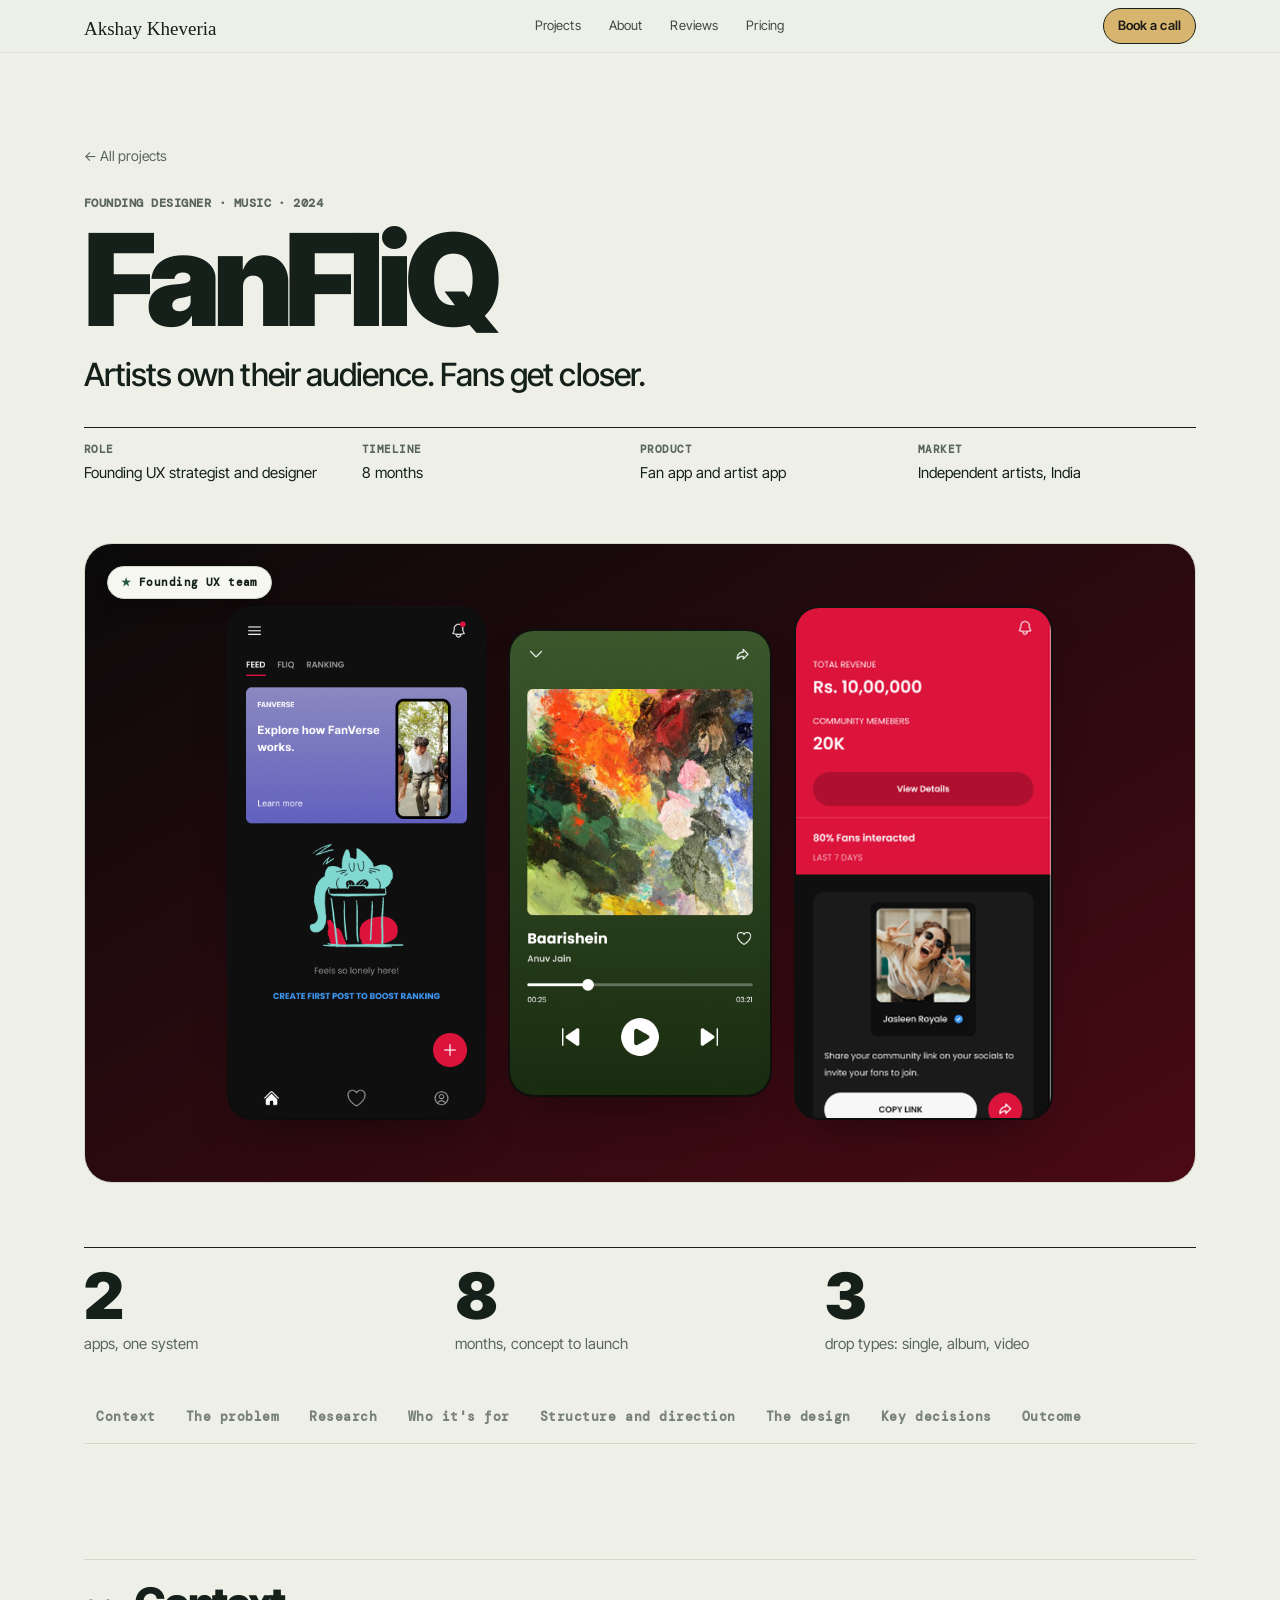
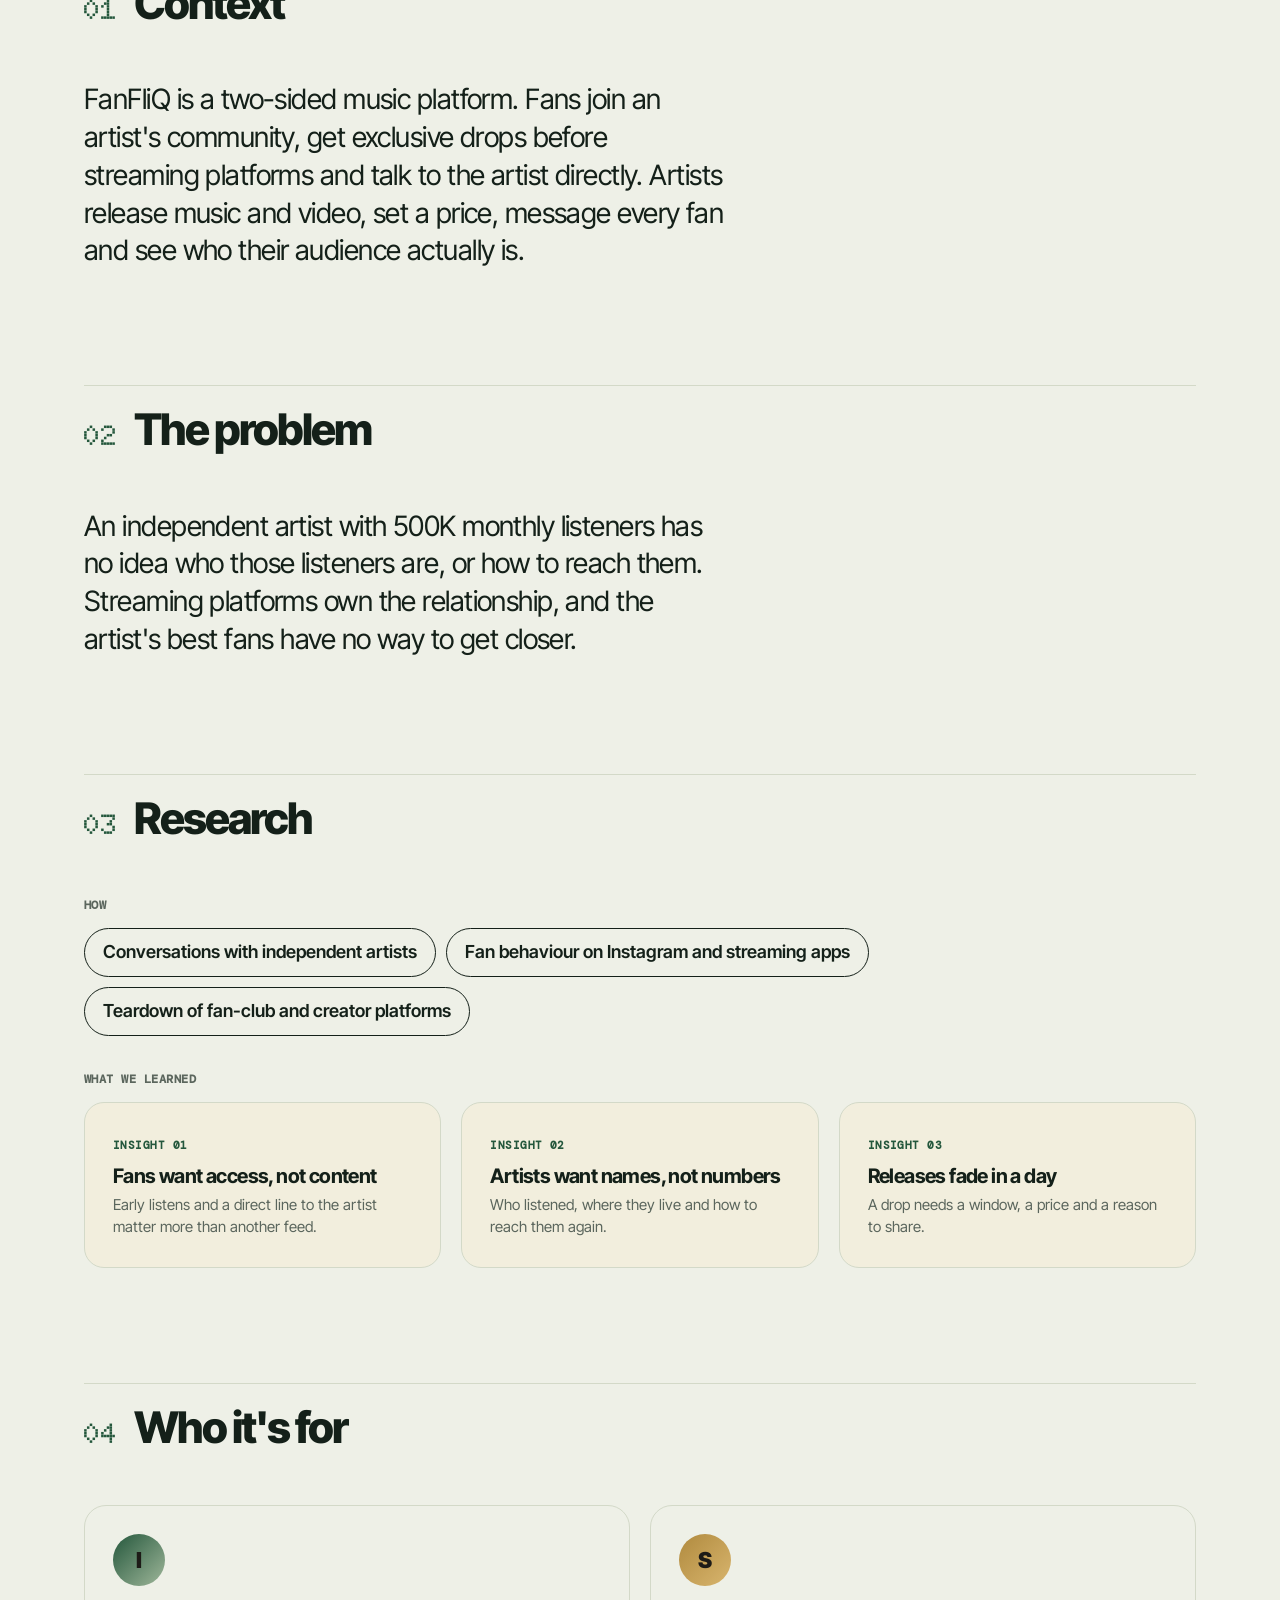
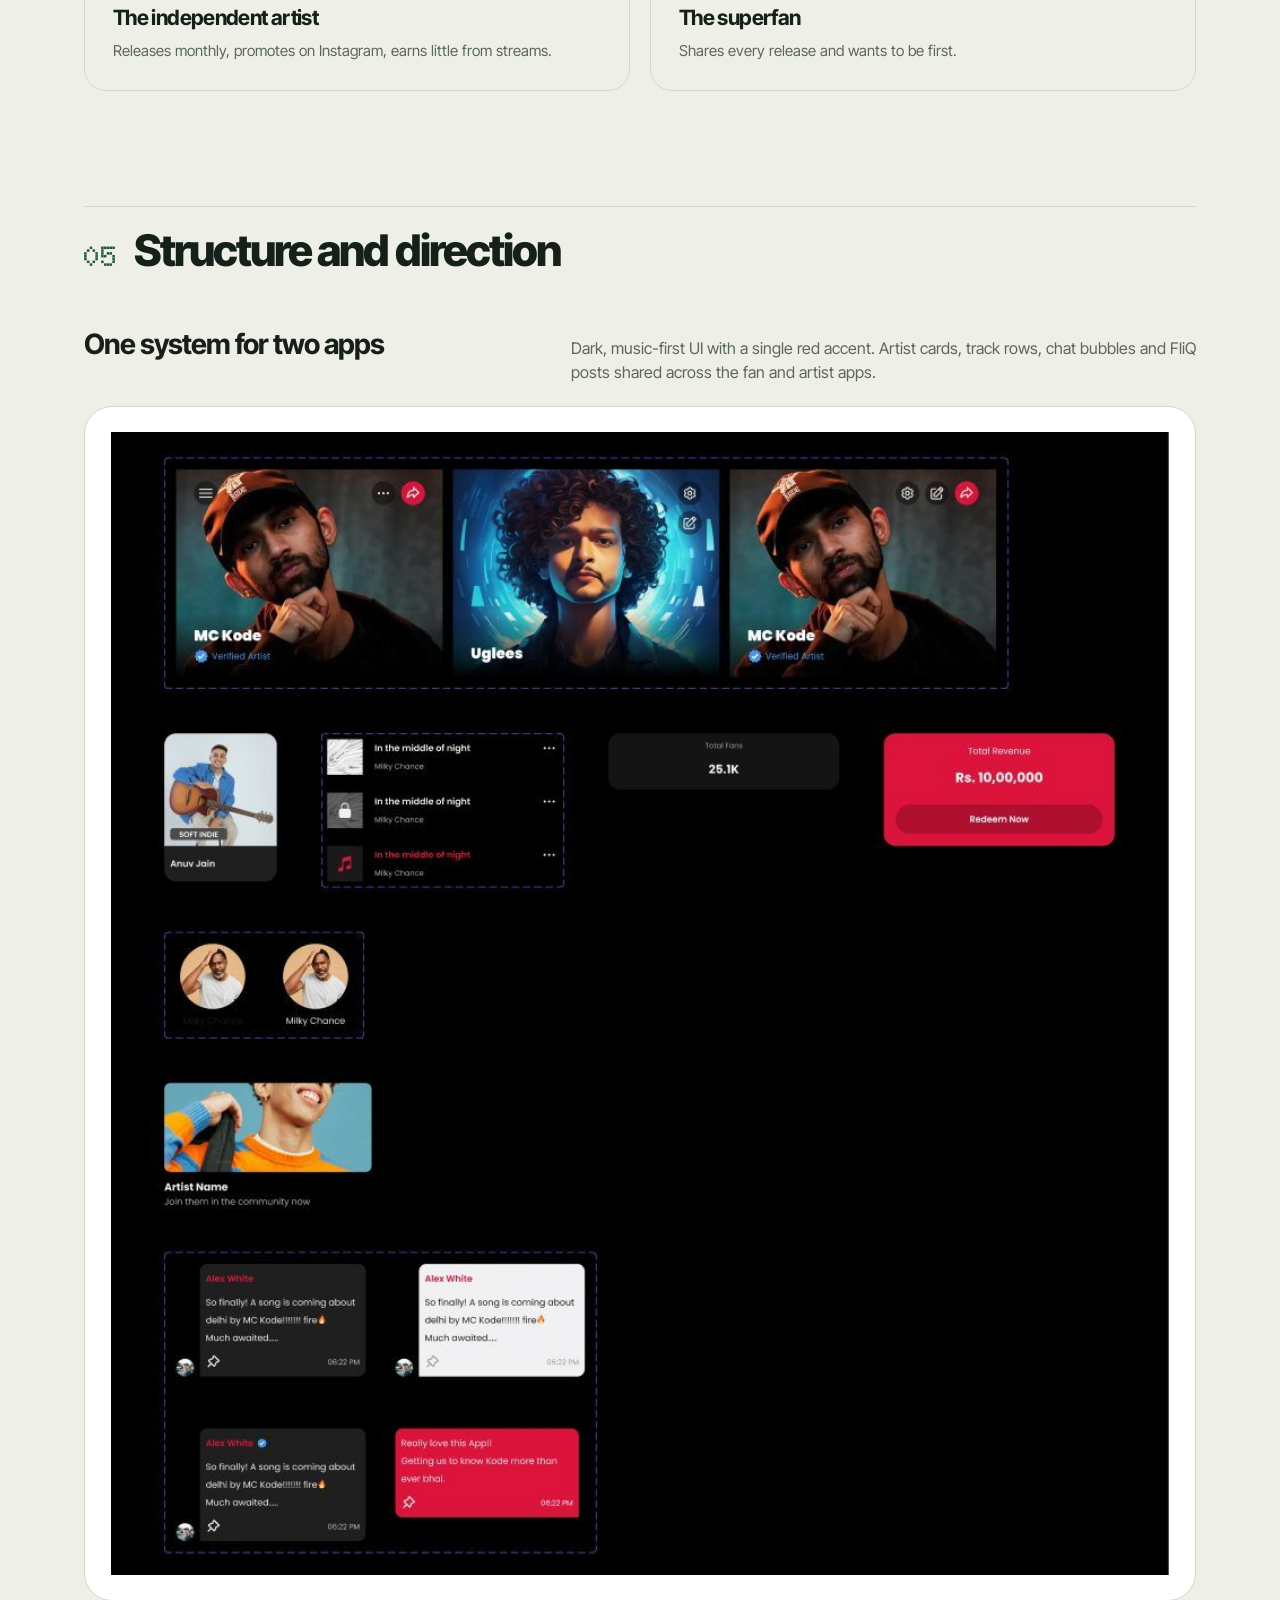
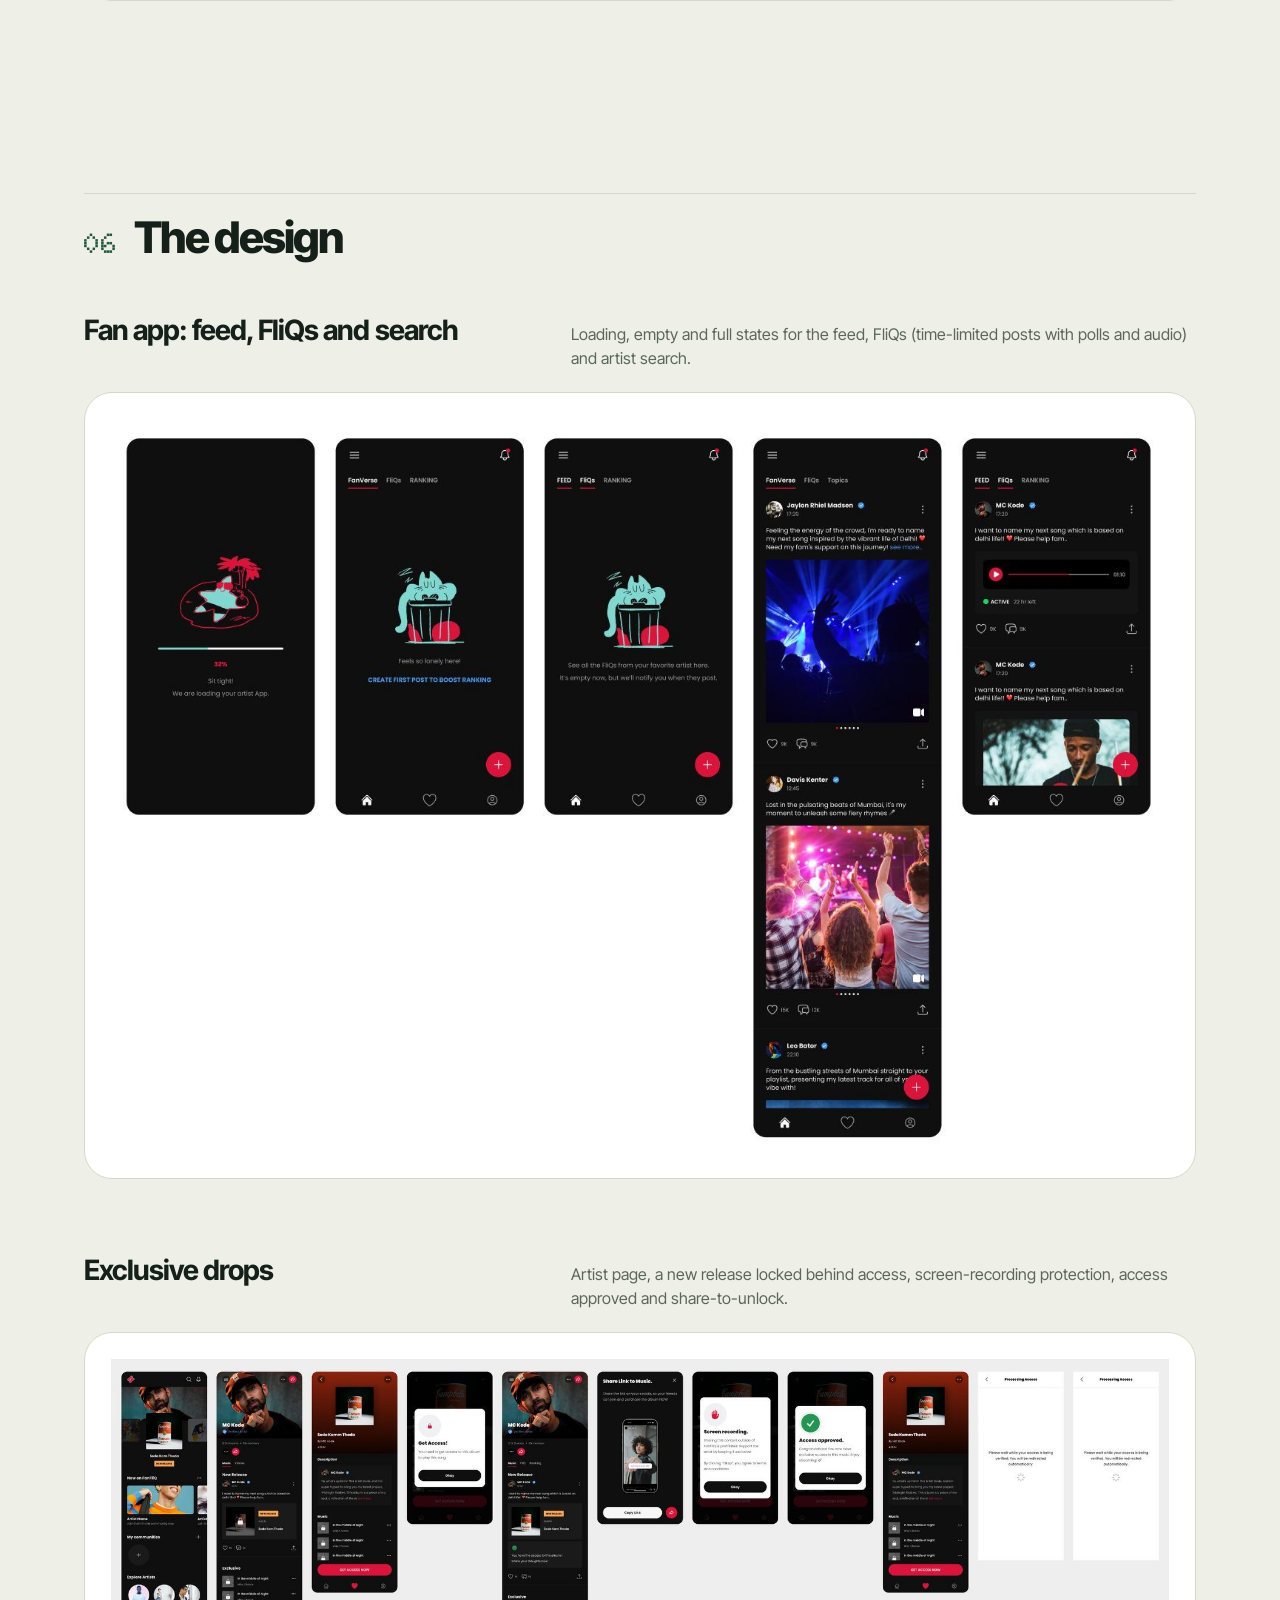
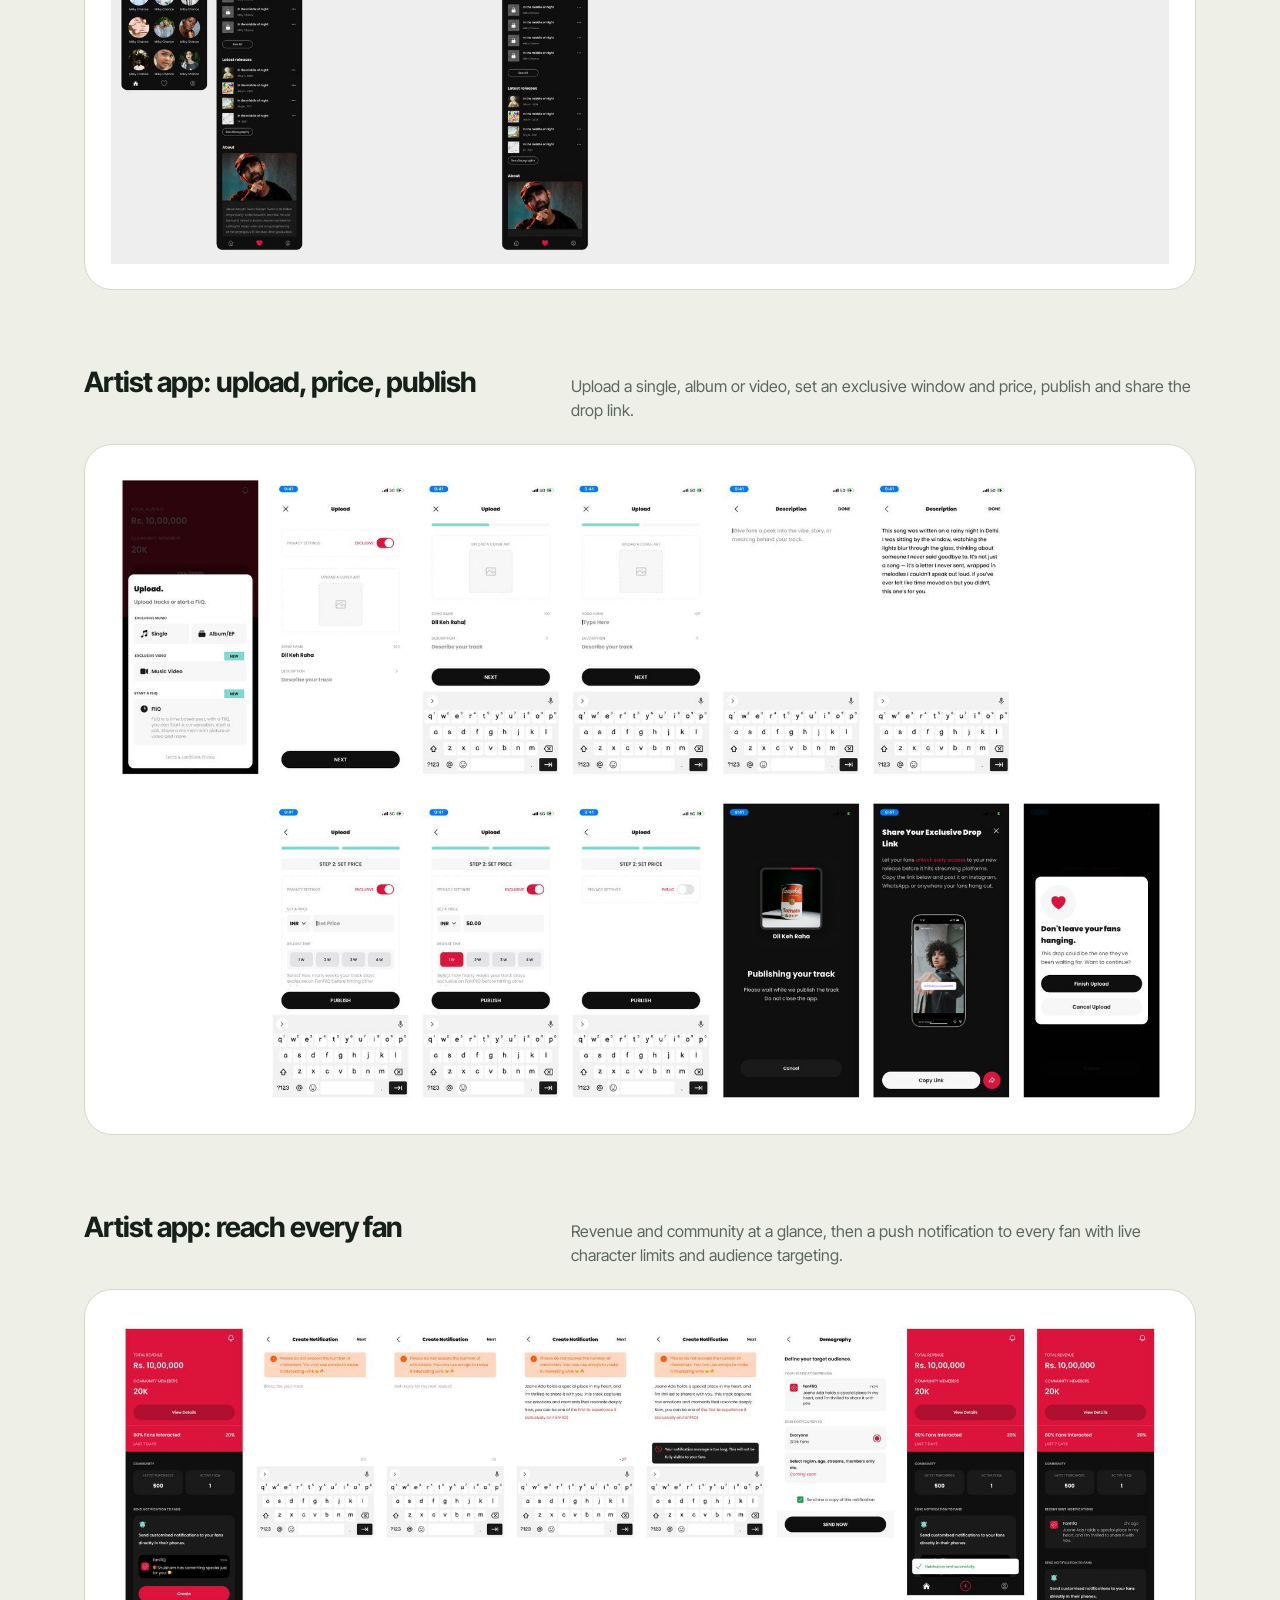
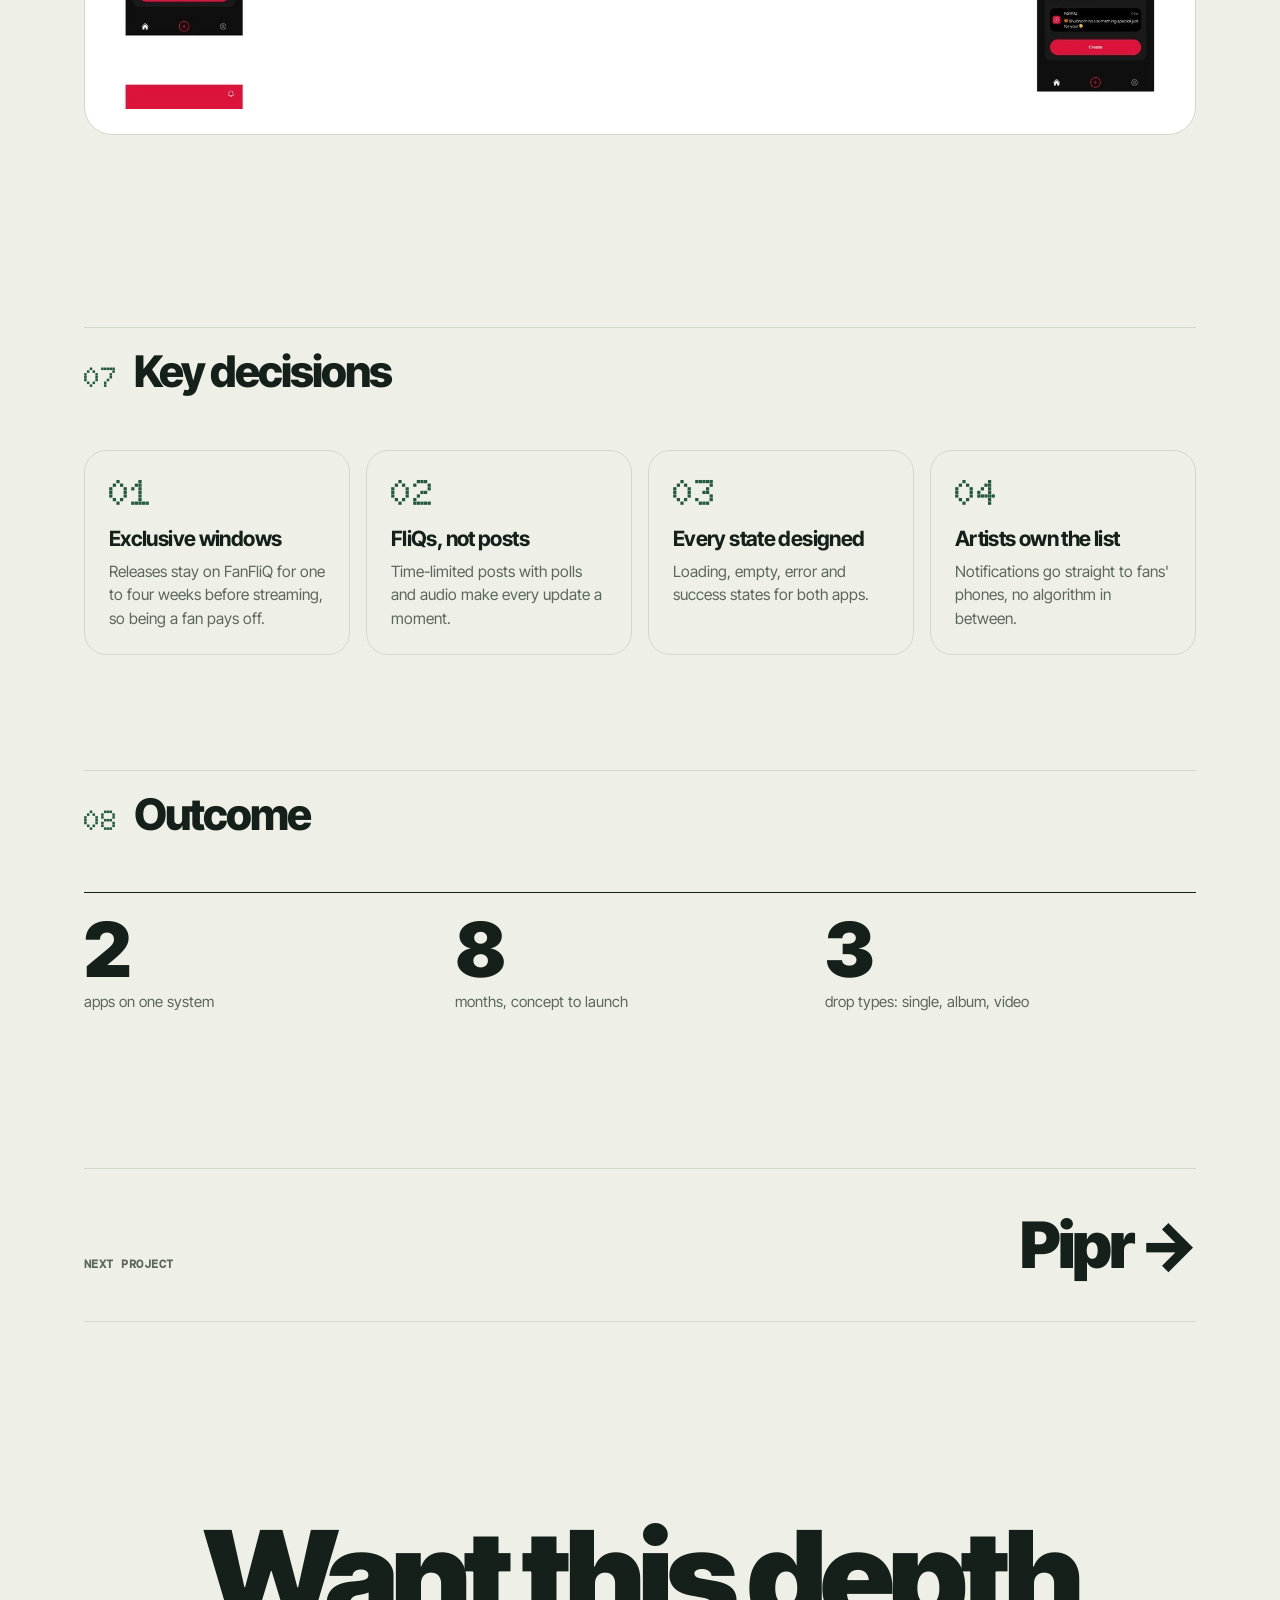
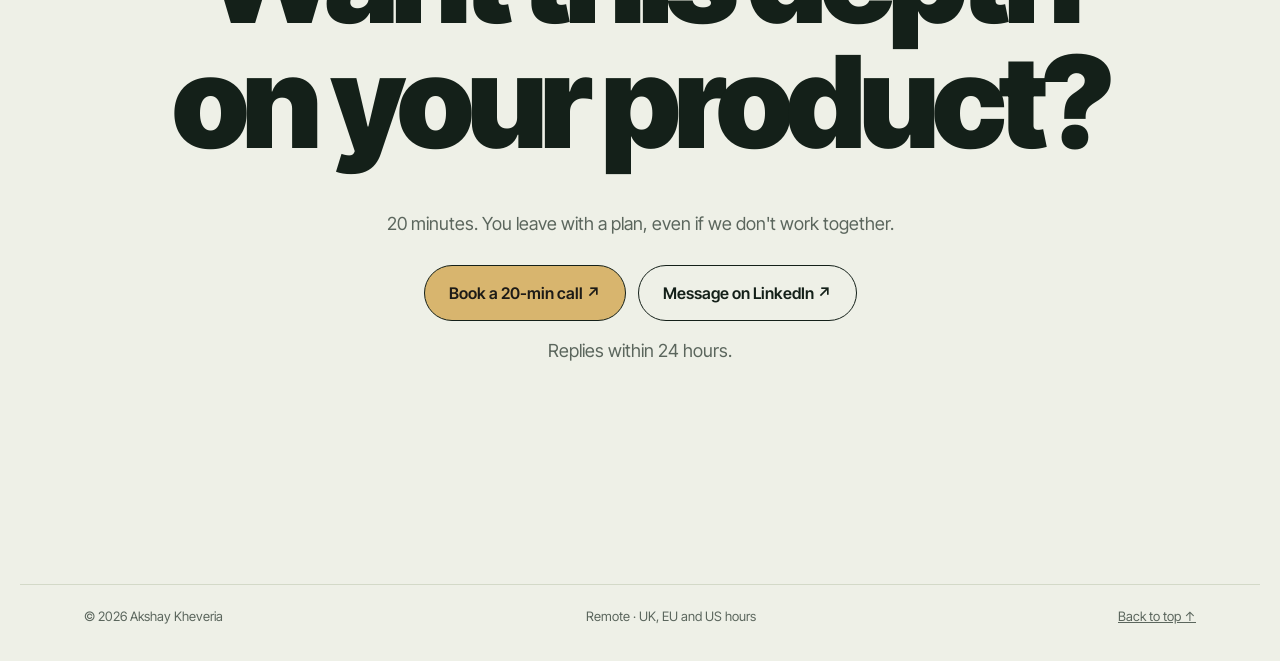
<file: fanfliq.html>
<!doctype html><html lang="en"><head><meta charset="utf-8"><meta name="viewport" content="width=device-width,initial-scale=1,viewport-fit=cover"><title>FanFliQ · Akshay Kheveria</title><link rel="preconnect" href="https://fonts.googleapis.com"><link href="https://fonts.googleapis.com/css2?family=Doto:wght@700;900&family=Homemade+Apple&family=DM+Mono:wght@400;500&family=Inter+Tight:ital,wght@0,400;0,500;0,600;0,700;0,800;0,900;1,400&display=swap" rel="stylesheet"><link rel="stylesheet" href="site.css"><meta name="description" content="Akshay Kheveria, senior product designer. Research, design, frontend and launch films for startups in the UK, Australia and India."><link rel="canonical" href="https://akheveria.com/fanfliq"><meta property="og:type" content="website"><meta property="og:title" content="FanFliQ · Akshay Kheveria"><meta property="og:description" content="Akshay Kheveria, senior product designer. Research, design, frontend and launch films for startups in the UK, Australia and India."><meta property="og:url" content="https://akheveria.com/fanfliq"><meta property="og:image" content="https://akheveria.com/og.jpg"><meta name="twitter:card" content="summary_large_image"><meta name="theme-color" content="#eef0e7"><link rel="icon" href="/favicon.svg" type="image/svg+xml"><link rel="preload" as="image" href="img/p_home2.jpg" fetchpriority="high"></head><body><nav><div class="wrap"><a class="brand" href="index.html">Akshay Kheveria</a><div class="links"><a href="projects.html">Projects</a><a href="index.html#about">About</a><a href="index.html#words">Reviews</a><a href="index.html#offers">Pricing</a></div><a class="navcta" href="https://cal.com/akshay-kheveria-bcy8pf/design-call" target="_blank" rel="noopener">Book a call</a></div></nav>
<main id="top">
<header class="chead wrap"><a class="back" href="projects.html">← All projects</a><span class="eye">Founding designer · Music · 2024</span><h1>FanFliQ</h1><p class="lead">Artists own their audience. Fans get closer.</p>
  <div class="cmeta"><div><small>Role</small>Founding UX strategist and designer</div><div><small>Timeline</small>8 months</div><div><small>Product</small>Fan app and artist app</div><div><small>Market</small>Independent artists, India</div></div></header>
<div class="wrap"><div class="cvis v-ph" style="background:linear-gradient(150deg,#0a0a0a,#4a0a14)"><span class="badge">Founding UX team</span><div class="ph" style="--d:0.0s;aspect-ratio:360/720;--r:0.5000"><img src="img/f_feed.png" alt="App screen" loading="lazy"></div><div class="ph" style="--d:0.6s;aspect-ratio:360/640;--r:0.5625"><img src="img/f_player.png" alt="App screen" loading="lazy"></div><div class="ph" style="--d:1.2s;aspect-ratio:360/720;--r:0.5000"><img src="img/f_artist.png" alt="App screen" loading="lazy"></div></div></div>
<div class="wrap"><div class="cnums"><div><b>2</b><span>apps, one system</span></div><div><b>8</b><span>months, concept to launch</span></div><div><b>3</b><span>drop types: single, album, video</span></div></div><nav class="toc" aria-label="On this page"><a href="#context">Context</a><a href="#problem">The problem</a><a href="#research">Research</a><a href="#personas">Who it&#x27;s for</a><a href="#direction">Structure and direction</a><a href="#design">The design</a><a href="#decisions">Key decisions</a><a href="#outcome">Outcome</a></nav></div>
<section class="wrap cs" id="context"><div class="cs-h"><span class="cs-n">01</span><h2 class="ch">Context</h2></div><p class="body xl">FanFliQ is a two-sided music platform. Fans join an artist&#x27;s community, get exclusive drops before streaming platforms and talk to the artist directly. Artists release music and video, set a price, message every fan and see who their audience actually is.</p></section><section class="wrap cs" id="problem"><div class="cs-h"><span class="cs-n">02</span><h2 class="ch">The problem</h2></div><p class="body xl">An independent artist with 500K monthly listeners has no idea who those listeners are, or how to reach them. Streaming platforms own the relationship, and the artist&#x27;s best fans have no way to get closer.</p></section><section class="wrap cs" id="research"><div class="cs-h"><span class="cs-n">03</span><h2 class="ch">Research</h2></div><h3 class="sub3">How</h3><div class="chips"><span>Conversations with independent artists</span><span>Fan behaviour on Instagram and streaming apps</span><span>Teardown of fan-club and creator platforms</span></div><h3 class="sub3">What we learned</h3><div class="insg"><div class="ins"><span class="k">Insight 01</span><h4>Fans want access, not content</h4><p>Early listens and a direct line to the artist matter more than another feed.</p></div><div class="ins"><span class="k">Insight 02</span><h4>Artists want names, not numbers</h4><p>Who listened, where they live and how to reach them again.</p></div><div class="ins"><span class="k">Insight 03</span><h4>Releases fade in a day</h4><p>A drop needs a window, a price and a reason to share.</p></div></div></section><section class="wrap cs" id="personas"><div class="cs-h"><span class="cs-n">04</span><h2 class="ch">Who it&#x27;s for</h2></div><div class="persg"><div class="pers"><div class="av">I</div><h4>The independent artist</h4><p>Releases monthly, promotes on Instagram, earns little from streams.</p></div><div class="pers"><div class="av">S</div><h4>The superfan</h4><p>Shares every release and wants to be first.</p></div></div></section><section class="wrap cs" id="direction"><div class="cs-h"><span class="cs-n">05</span><h2 class="ch">Structure and direction</h2></div><div class="pstep"><div class="pt"><h4>One system for two apps</h4><p>Dark, music-first UI with a single red accent. Artist cards, track rows, chat bubbles and FliQ posts shared across the fan and artist apps.</p></div><div class="cvis v-img"><img src="img/f_cards.jpg" alt="FanFliQ component cards" loading="lazy"></div></div></section><section class="wrap cs" id="design"><div class="cs-h"><span class="cs-n">06</span><h2 class="ch">The design</h2></div><div class="pstep"><div class="pt"><h4>Fan app: feed, FliQs and search</h4><p>Loading, empty and full states for the feed, FliQs (time-limited posts with polls and audio) and artist search.</p></div><div class="cvis v-img"><img src="img/f_fan.jpg" alt="Fan app home, feed and search screens" loading="lazy"></div></div><div class="pstep"><div class="pt"><h4>Exclusive drops</h4><p>Artist page, a new release locked behind access, screen-recording protection, access approved and share-to-unlock.</p></div><div class="cvis v-img"><img src="img/f_release.jpg" alt="Exclusive release and access flow" loading="lazy"></div></div><div class="pstep"><div class="pt"><h4>Artist app: upload, price, publish</h4><p>Upload a single, album or video, set an exclusive window and price, publish and share the drop link.</p></div><div class="cvis v-img"><img src="img/f_upload.jpg" alt="Artist upload and pricing flow" loading="lazy"></div></div><div class="pstep"><div class="pt"><h4>Artist app: reach every fan</h4><p>Revenue and community at a glance, then a push notification to every fan with live character limits and audience targeting.</p></div><div class="cvis v-img"><img src="img/f_notify.jpg" alt="Artist dashboard and notification flow" loading="lazy"></div></div></section><section class="wrap cs" id="decisions"><div class="cs-h"><span class="cs-n">07</span><h2 class="ch">Key decisions</h2></div><div class="decs"><div class="dc"><span class="n">01</span><h4>Exclusive windows</h4><p>Releases stay on FanFliQ for one to four weeks before streaming, so being a fan pays off.</p></div><div class="dc"><span class="n">02</span><h4>FliQs, not posts</h4><p>Time-limited posts with polls and audio make every update a moment.</p></div><div class="dc"><span class="n">03</span><h4>Every state designed</h4><p>Loading, empty, error and success states for both apps.</p></div><div class="dc"><span class="n">04</span><h4>Artists own the list</h4><p>Notifications go straight to fans&#x27; phones, no algorithm in between.</p></div></div></section><section class="wrap cs" id="outcome"><div class="cs-h"><span class="cs-n">08</span><h2 class="ch">Outcome</h2></div><div class="outs"><div><b>2</b><span>apps on one system</span></div><div><b>8</b><span>months, concept to launch</span></div><div><b>3</b><span>drop types: single, album, video</span></div></div></section>
<section class="wrap nextp"><a href="pipr.html"><small>Next project</small><span>Pipr →</span></a></section>
<section class="cta wrap" id="contact"><h2>Want this depth<br>on your product?</h2><p>20 minutes. You leave with a plan, even if we don't work together.</p><div class="row"><a class="btn" href="https://cal.com/akshay-kheveria-bcy8pf/design-call" target="_blank" rel="noopener">Book a 20-min call ↗</a><a class="btn ghost" href="https://www.linkedin.com/in/akheveria/" target="_blank" rel="noopener">Message on LinkedIn ↗</a></div><p class="note">Replies within 24 hours.</p></section>
</main><footer><div class="wrap"><span>© 2026 Akshay Kheveria</span><span>Remote · UK, EU and US hours</span><a href="#top">Back to top ↑</a></div></footer><div class="dock" id="dock"><span class="dk-t"><span class="live"></span><span><b>Open to work · Remote</b><small>Taking 2 projects right now</small></span></span><a class="dk-b" href="https://cal.com/akshay-kheveria-bcy8pf/design-call" target="_blank" rel="noopener">Book a call <span aria-hidden="true">→</span></a></div><script>(()=>{const d=document.getElementById('dock');if(!d)return;const c=document.getElementById('contact');let cv=false;const u=()=>{d.classList.toggle('on',scrollY>window.innerHeight*.35&&!cv)};if(c)new IntersectionObserver(e=>{cv=e[0].isIntersecting;u()},{threshold:.15}).observe(c);addEventListener('scroll',u,{passive:true});u()})()</script></body></html>
</file>
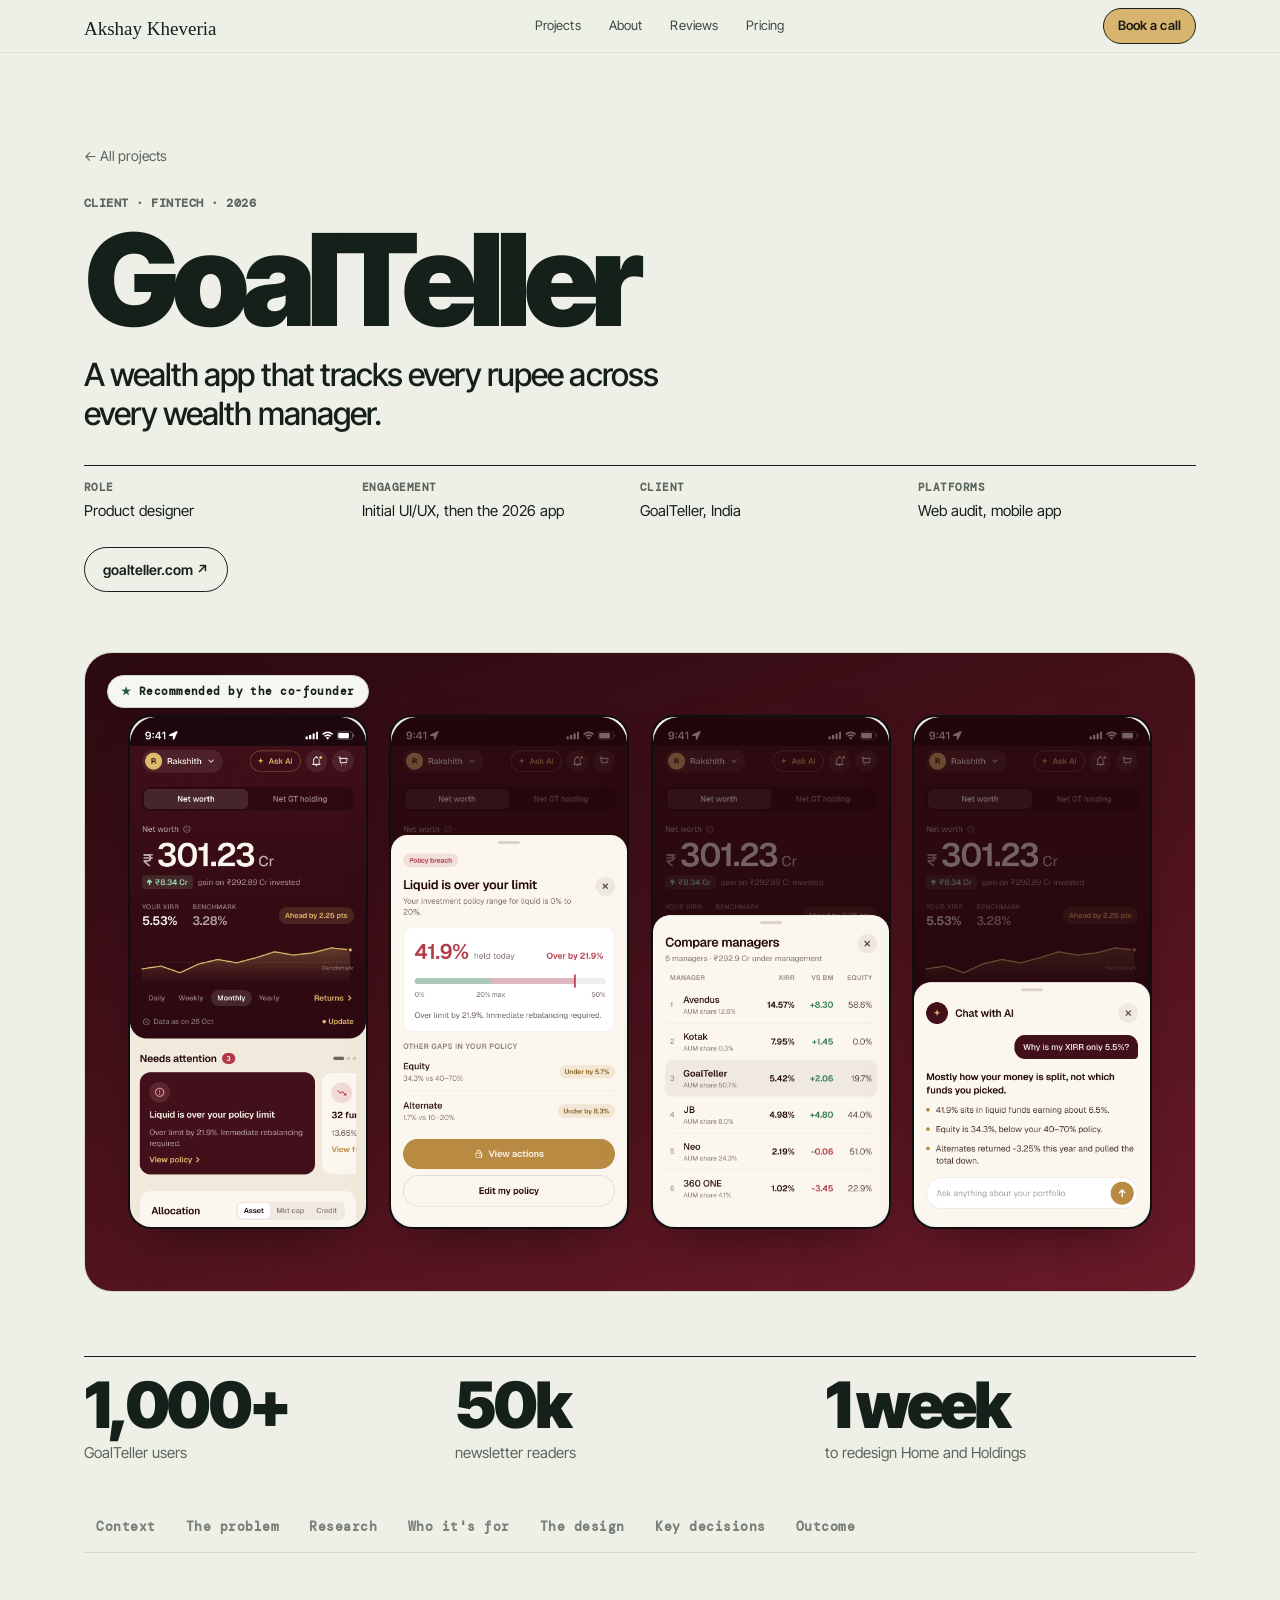
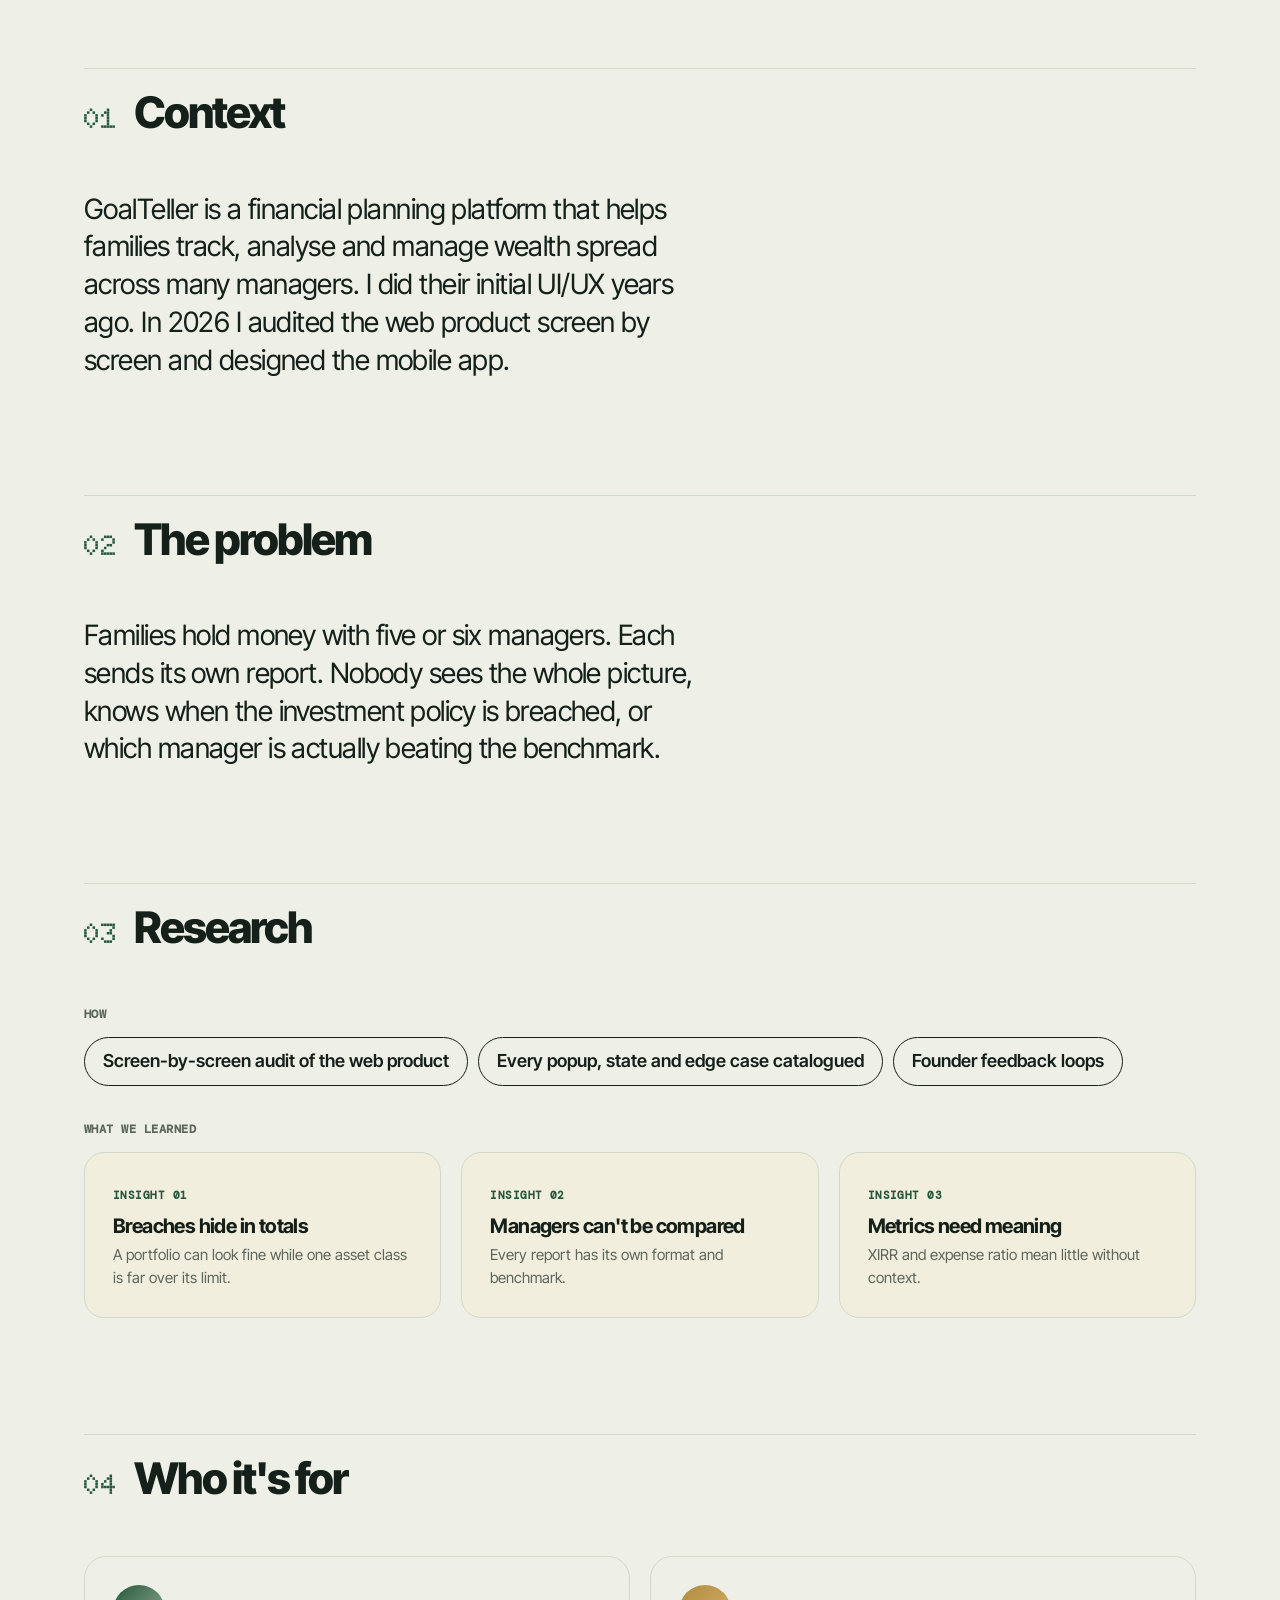
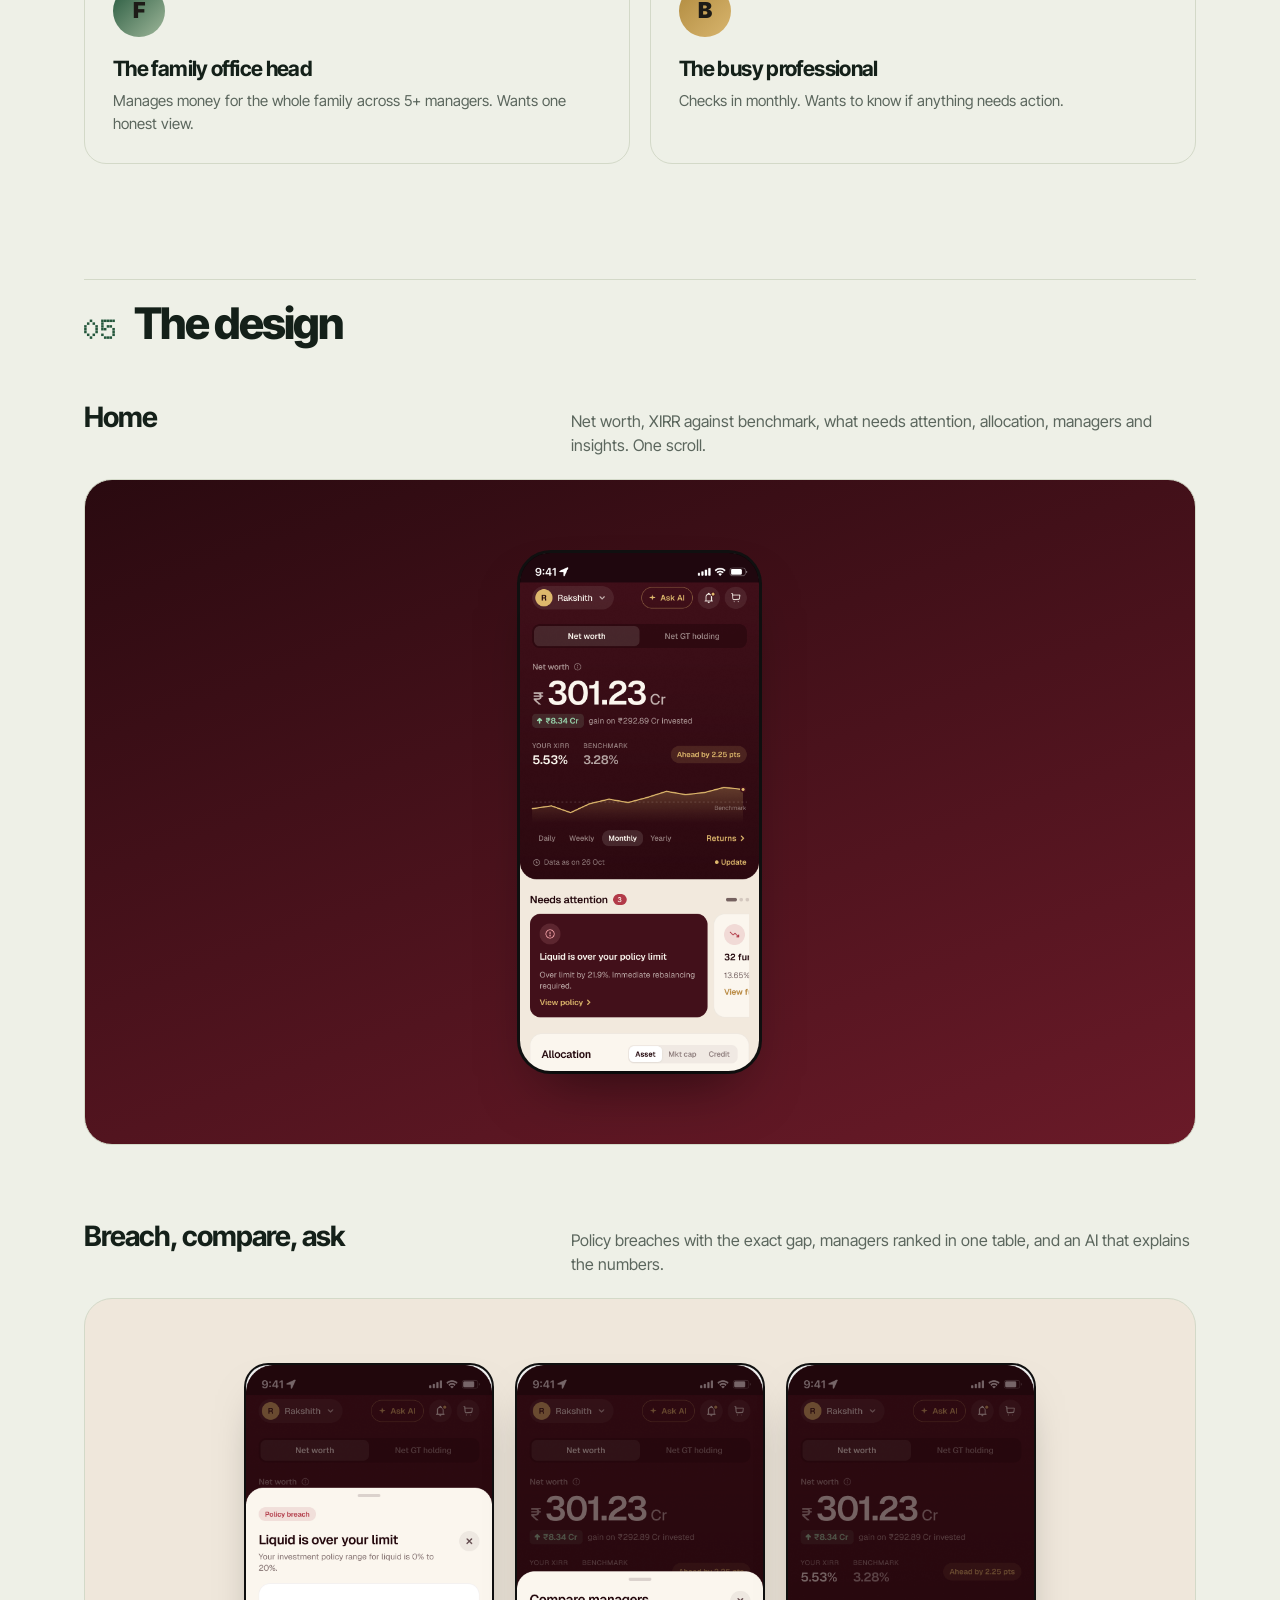
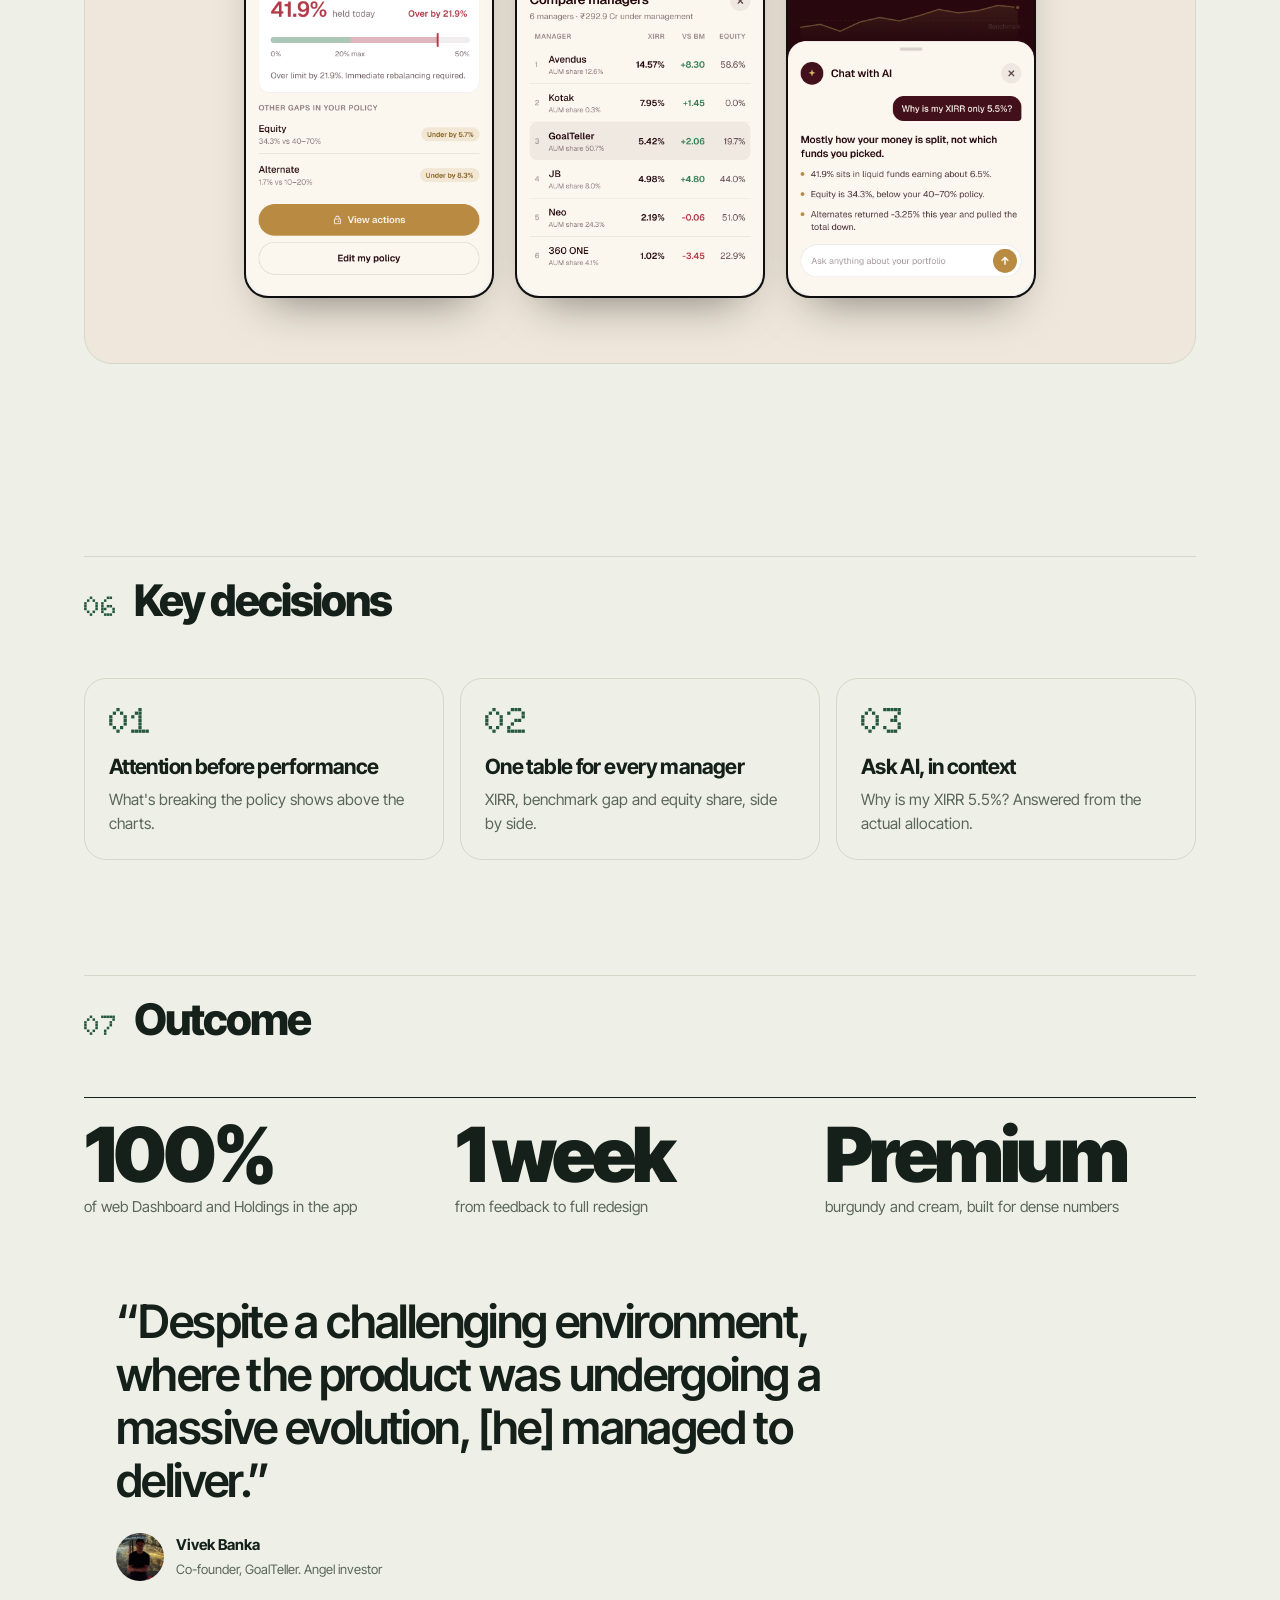
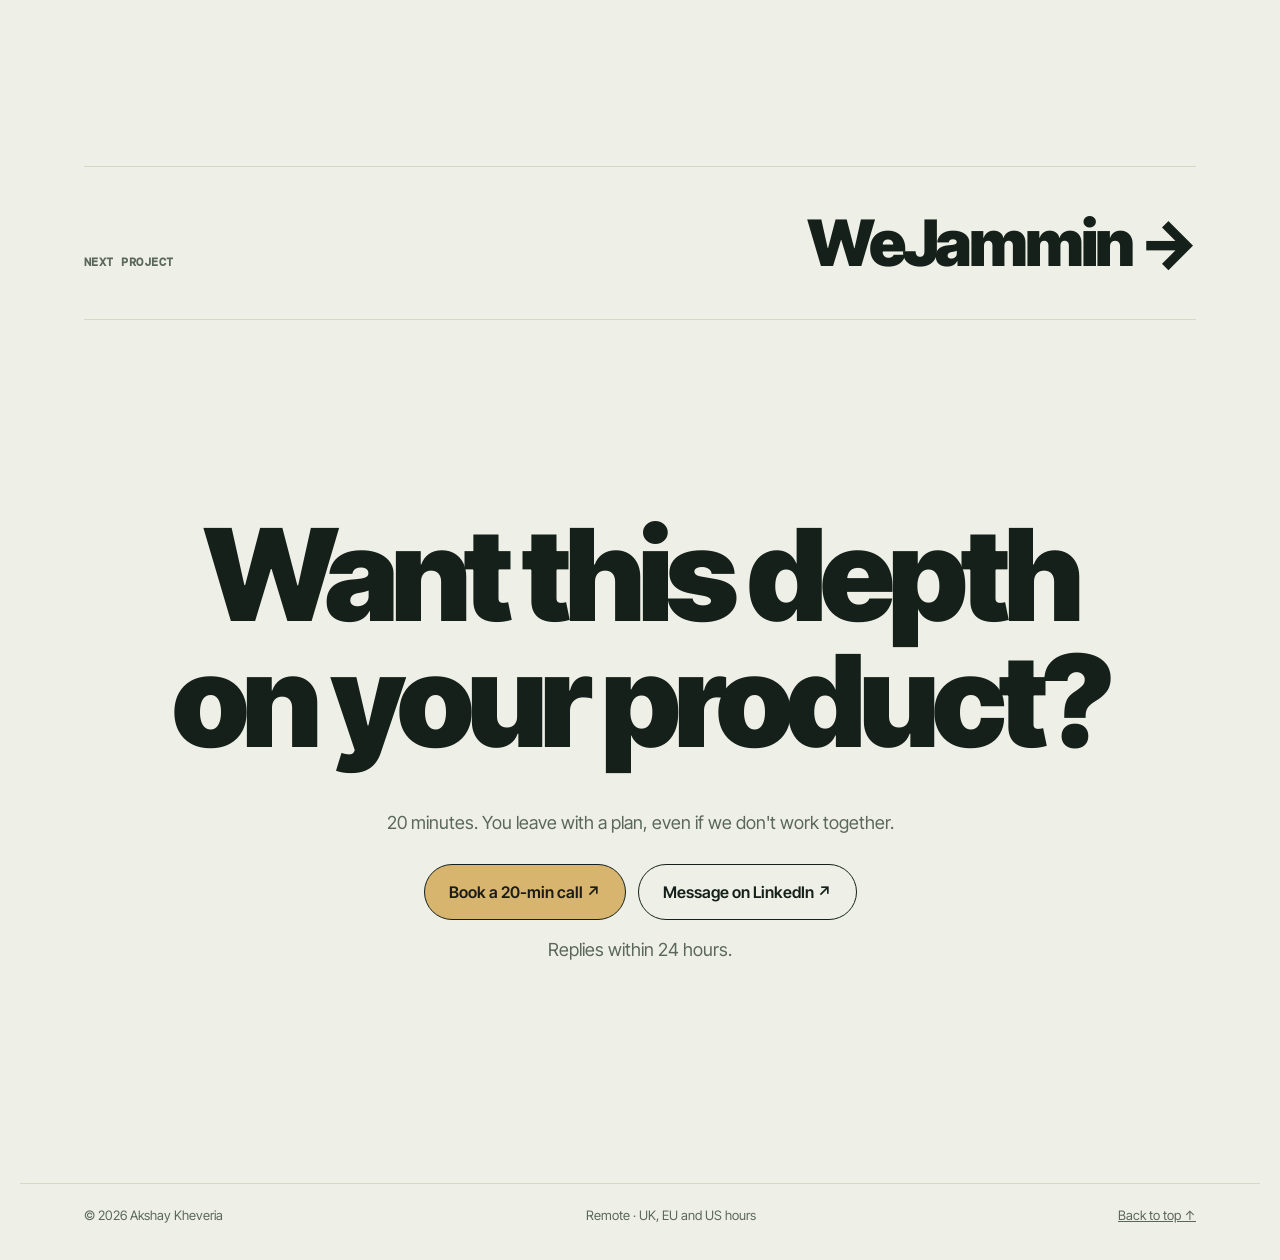
<file: goalteller.html>
<!doctype html><html lang="en"><head><meta charset="utf-8"><meta name="viewport" content="width=device-width,initial-scale=1,viewport-fit=cover"><title>GoalTeller · Akshay Kheveria</title><link rel="preconnect" href="https://fonts.googleapis.com"><link href="https://fonts.googleapis.com/css2?family=Doto:wght@700;900&family=Homemade+Apple&family=DM+Mono:wght@400;500&family=Inter+Tight:ital,wght@0,400;0,500;0,600;0,700;0,800;0,900;1,400&display=swap" rel="stylesheet"><link rel="stylesheet" href="site.css"><meta name="description" content="Akshay Kheveria, senior product designer. Research, design, frontend and launch films for startups in the UK, Australia and India."><link rel="canonical" href="https://akheveria.com/goalteller"><meta property="og:type" content="website"><meta property="og:title" content="GoalTeller · Akshay Kheveria"><meta property="og:description" content="Akshay Kheveria, senior product designer. Research, design, frontend and launch films for startups in the UK, Australia and India."><meta property="og:url" content="https://akheveria.com/goalteller"><meta property="og:image" content="https://akheveria.com/og.jpg"><meta name="twitter:card" content="summary_large_image"><meta name="theme-color" content="#eef0e7"><link rel="icon" href="/favicon.svg" type="image/svg+xml"><link rel="preload" as="image" href="img/p_home2.jpg" fetchpriority="high"></head><body><nav><div class="wrap"><a class="brand" href="index.html">Akshay Kheveria</a><div class="links"><a href="projects.html">Projects</a><a href="index.html#about">About</a><a href="index.html#words">Reviews</a><a href="index.html#offers">Pricing</a></div><a class="navcta" href="https://cal.com/akshay-kheveria-bcy8pf/design-call" target="_blank" rel="noopener">Book a call</a></div></nav>
<main id="top">
<header class="chead wrap"><a class="back" href="projects.html">← All projects</a><span class="eye">Client · Fintech · 2026</span><h1>GoalTeller</h1><p class="lead">A wealth app that tracks every rupee across every wealth manager.</p>
  <div class="cmeta"><div><small>Role</small>Product designer</div><div><small>Engagement</small>Initial UI/UX, then the 2026 app</div><div><small>Client</small>GoalTeller, India</div><div><small>Platforms</small>Web audit, mobile app</div></div><div class="clinks"><a class="btn ghost" href="https://www.goalteller.com" target="_blank" rel="noopener">goalteller.com ↗</a></div></header>
<div class="wrap"><div class="cvis v-ph" style="background:linear-gradient(160deg,#2a0a10,#6a1a28)"><span class="badge">Recommended by the co-founder</span><div class="ph" style="--d:0.0s;aspect-ratio:390/844;--r:0.4621"><img src="img/g_home.png" alt="App screen" loading="lazy"></div><div class="ph" style="--d:0.6s;aspect-ratio:390/844;--r:0.4621"><img src="img/g_policy.png" alt="App screen" loading="lazy"></div><div class="ph" style="--d:1.2s;aspect-ratio:390/844;--r:0.4621"><img src="img/g_compare.png" alt="App screen" loading="lazy"></div><div class="ph" style="--d:1.7999999999999998s;aspect-ratio:390/844;--r:0.4621"><img src="img/g_ai.png" alt="App screen" loading="lazy"></div></div></div>
<div class="wrap"><div class="cnums"><div><b>1,000+</b><span>GoalTeller users</span></div><div><b>50k</b><span>newsletter readers</span></div><div><b>1 week</b><span>to redesign Home and Holdings</span></div></div><nav class="toc" aria-label="On this page"><a href="#context">Context</a><a href="#problem">The problem</a><a href="#research">Research</a><a href="#personas">Who it&#x27;s for</a><a href="#design">The design</a><a href="#decisions">Key decisions</a><a href="#outcome">Outcome</a></nav></div>
<section class="wrap cs" id="context"><div class="cs-h"><span class="cs-n">01</span><h2 class="ch">Context</h2></div><p class="body xl">GoalTeller is a financial planning platform that helps families track, analyse and manage wealth spread across many managers. I did their initial UI/UX years ago. In 2026 I audited the web product screen by screen and designed the mobile app.</p></section><section class="wrap cs" id="problem"><div class="cs-h"><span class="cs-n">02</span><h2 class="ch">The problem</h2></div><p class="body xl">Families hold money with five or six managers. Each sends its own report. Nobody sees the whole picture, knows when the investment policy is breached, or which manager is actually beating the benchmark.</p></section><section class="wrap cs" id="research"><div class="cs-h"><span class="cs-n">03</span><h2 class="ch">Research</h2></div><h3 class="sub3">How</h3><div class="chips"><span>Screen-by-screen audit of the web product</span><span>Every popup, state and edge case catalogued</span><span>Founder feedback loops</span></div><h3 class="sub3">What we learned</h3><div class="insg"><div class="ins"><span class="k">Insight 01</span><h4>Breaches hide in totals</h4><p>A portfolio can look fine while one asset class is far over its limit.</p></div><div class="ins"><span class="k">Insight 02</span><h4>Managers can&#x27;t be compared</h4><p>Every report has its own format and benchmark.</p></div><div class="ins"><span class="k">Insight 03</span><h4>Metrics need meaning</h4><p>XIRR and expense ratio mean little without context.</p></div></div></section><section class="wrap cs" id="personas"><div class="cs-h"><span class="cs-n">04</span><h2 class="ch">Who it&#x27;s for</h2></div><div class="persg"><div class="pers"><div class="av">F</div><h4>The family office head</h4><p>Manages money for the whole family across 5+ managers. Wants one honest view.</p></div><div class="pers"><div class="av">B</div><h4>The busy professional</h4><p>Checks in monthly. Wants to know if anything needs action.</p></div></div></section><section class="wrap cs" id="design"><div class="cs-h"><span class="cs-n">05</span><h2 class="ch">The design</h2></div><div class="pstep"><div class="pt"><h4>Home</h4><p>Net worth, XIRR against benchmark, what needs attention, allocation, managers and insights. One scroll.</p></div><div class="cvis v-ph" style="background:linear-gradient(160deg,#2a0a10,#6a1a28)"><div class="ph scr"><img src="img/g_home_full.png" alt="Full home screen"></div></div></div><div class="pstep"><div class="pt"><h4>Breach, compare, ask</h4><p>Policy breaches with the exact gap, managers ranked in one table, and an AI that explains the numbers.</p></div><div class="cvis v-ph" style="background:#efe7db"><div class="ph" style="--d:0.0s;aspect-ratio:390/844;--r:0.4621"><img src="img/g_policy.png" alt="App screen" loading="lazy"></div><div class="ph" style="--d:0.6s;aspect-ratio:390/844;--r:0.4621"><img src="img/g_compare.png" alt="App screen" loading="lazy"></div><div class="ph" style="--d:1.2s;aspect-ratio:390/844;--r:0.4621"><img src="img/g_ai.png" alt="App screen" loading="lazy"></div></div></div></section><section class="wrap cs" id="decisions"><div class="cs-h"><span class="cs-n">06</span><h2 class="ch">Key decisions</h2></div><div class="decs"><div class="dc"><span class="n">01</span><h4>Attention before performance</h4><p>What&#x27;s breaking the policy shows above the charts.</p></div><div class="dc"><span class="n">02</span><h4>One table for every manager</h4><p>XIRR, benchmark gap and equity share, side by side.</p></div><div class="dc"><span class="n">03</span><h4>Ask AI, in context</h4><p>Why is my XIRR 5.5%? Answered from the actual allocation.</p></div></div></section><section class="wrap cs" id="outcome"><div class="cs-h"><span class="cs-n">07</span><h2 class="ch">Outcome</h2></div><div class="outs"><div><b>100%</b><span>of web Dashboard and Holdings in the app</span></div><div><b>1 week</b><span>from feedback to full redesign</span></div><div><b>Premium</b><span>burgundy and cream, built for dense numbers</span></div></div><figure class="qt qbig"><blockquote>“Despite a challenging environment, where the product was undergoing a massive evolution, [he] managed to deliver.”</blockquote><figcaption><img class="qa" src="img/r_vivek.jpg" alt="Vivek Banka" loading="lazy"><b>Vivek Banka</b><span>Co-founder, GoalTeller. Angel investor</span></figcaption></figure></section>
<section class="wrap nextp"><a href="wejammin.html"><small>Next project</small><span>WeJammin →</span></a></section>
<section class="cta wrap" id="contact"><h2>Want this depth<br>on your product?</h2><p>20 minutes. You leave with a plan, even if we don't work together.</p><div class="row"><a class="btn" href="https://cal.com/akshay-kheveria-bcy8pf/design-call" target="_blank" rel="noopener">Book a 20-min call ↗</a><a class="btn ghost" href="https://www.linkedin.com/in/akheveria/" target="_blank" rel="noopener">Message on LinkedIn ↗</a></div><p class="note">Replies within 24 hours.</p></section>
</main><footer><div class="wrap"><span>© 2026 Akshay Kheveria</span><span>Remote · UK, EU and US hours</span><a href="#top">Back to top ↑</a></div></footer><div class="dock" id="dock"><span class="dk-t"><span class="live"></span><span><b>Open to work · Remote</b><small>Taking 2 projects right now</small></span></span><a class="dk-b" href="https://cal.com/akshay-kheveria-bcy8pf/design-call" target="_blank" rel="noopener">Book a call <span aria-hidden="true">→</span></a></div><script>(()=>{const d=document.getElementById('dock');if(!d)return;const c=document.getElementById('contact');let cv=false;const u=()=>{d.classList.toggle('on',scrollY>window.innerHeight*.35&&!cv)};if(c)new IntersectionObserver(e=>{cv=e[0].isIntersecting;u()},{threshold:.15}).observe(c);addEventListener('scroll',u,{passive:true});u()})()</script></body></html>
</file>
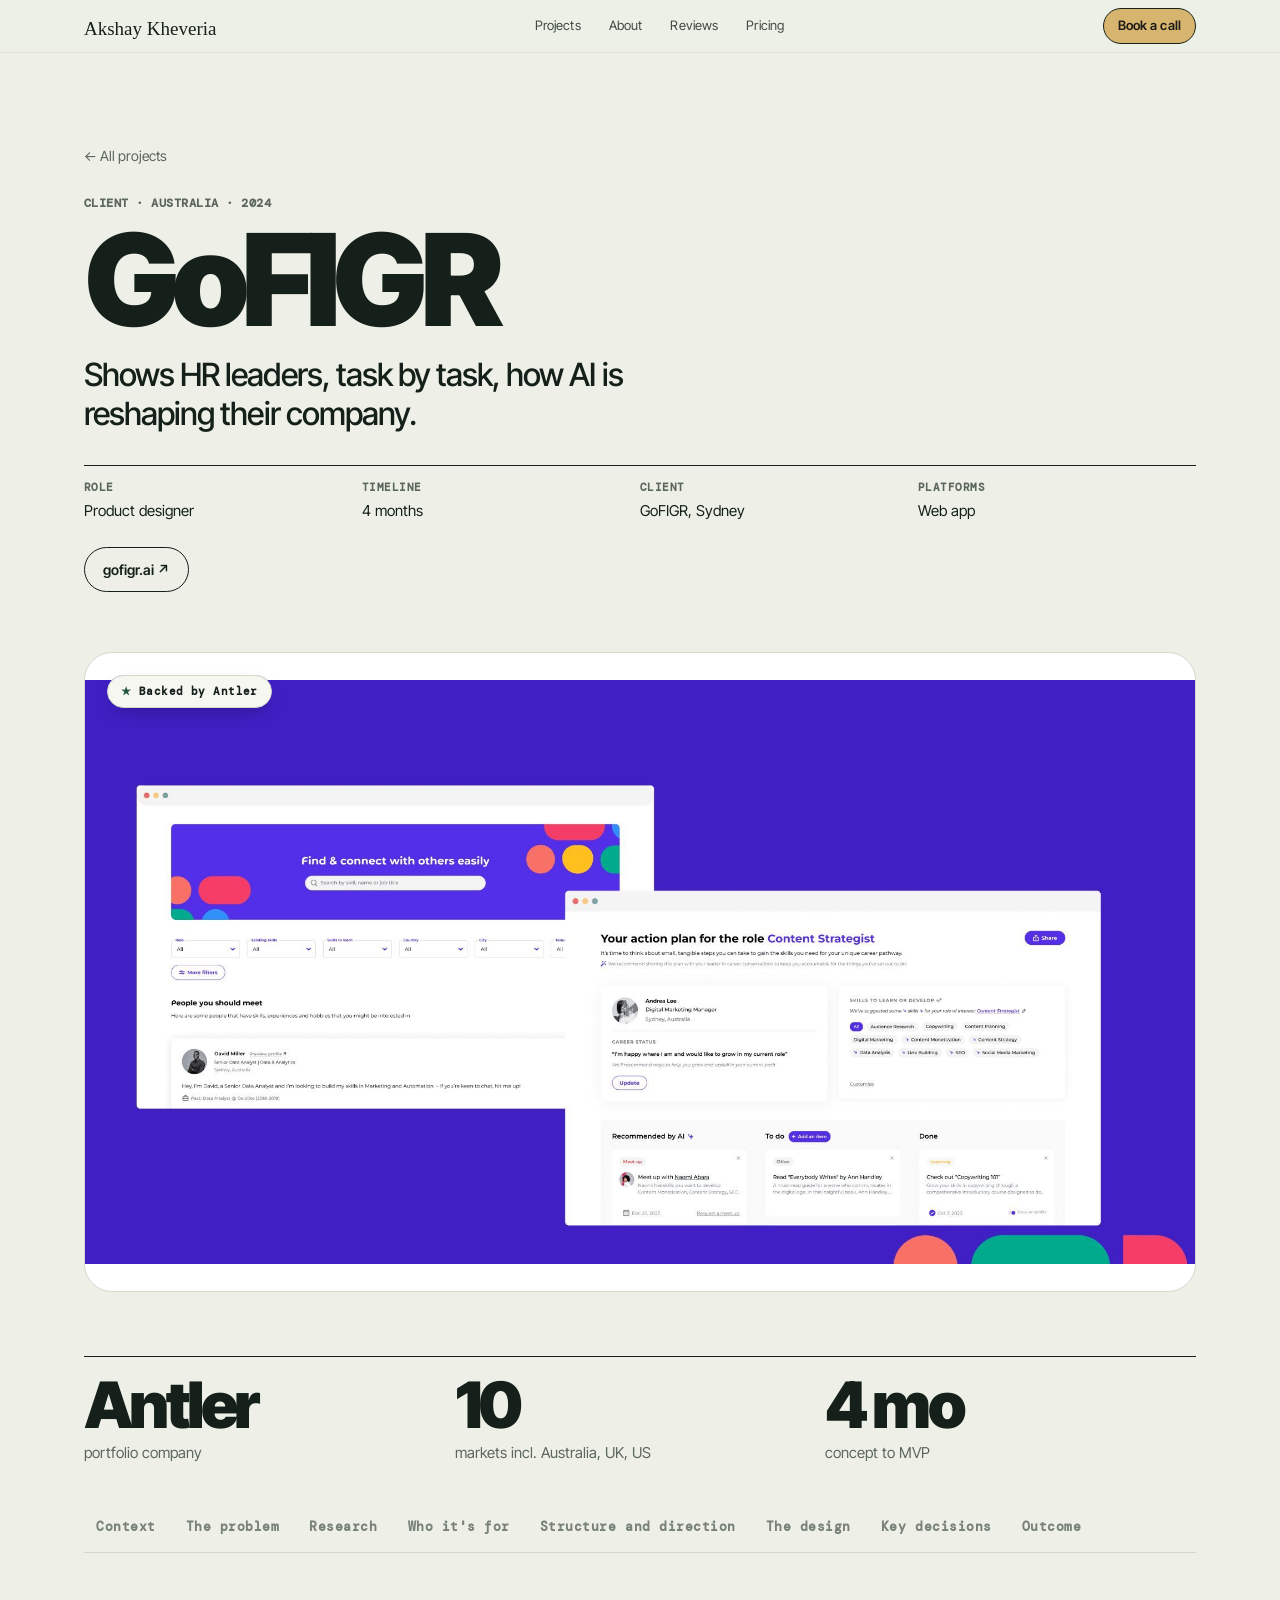
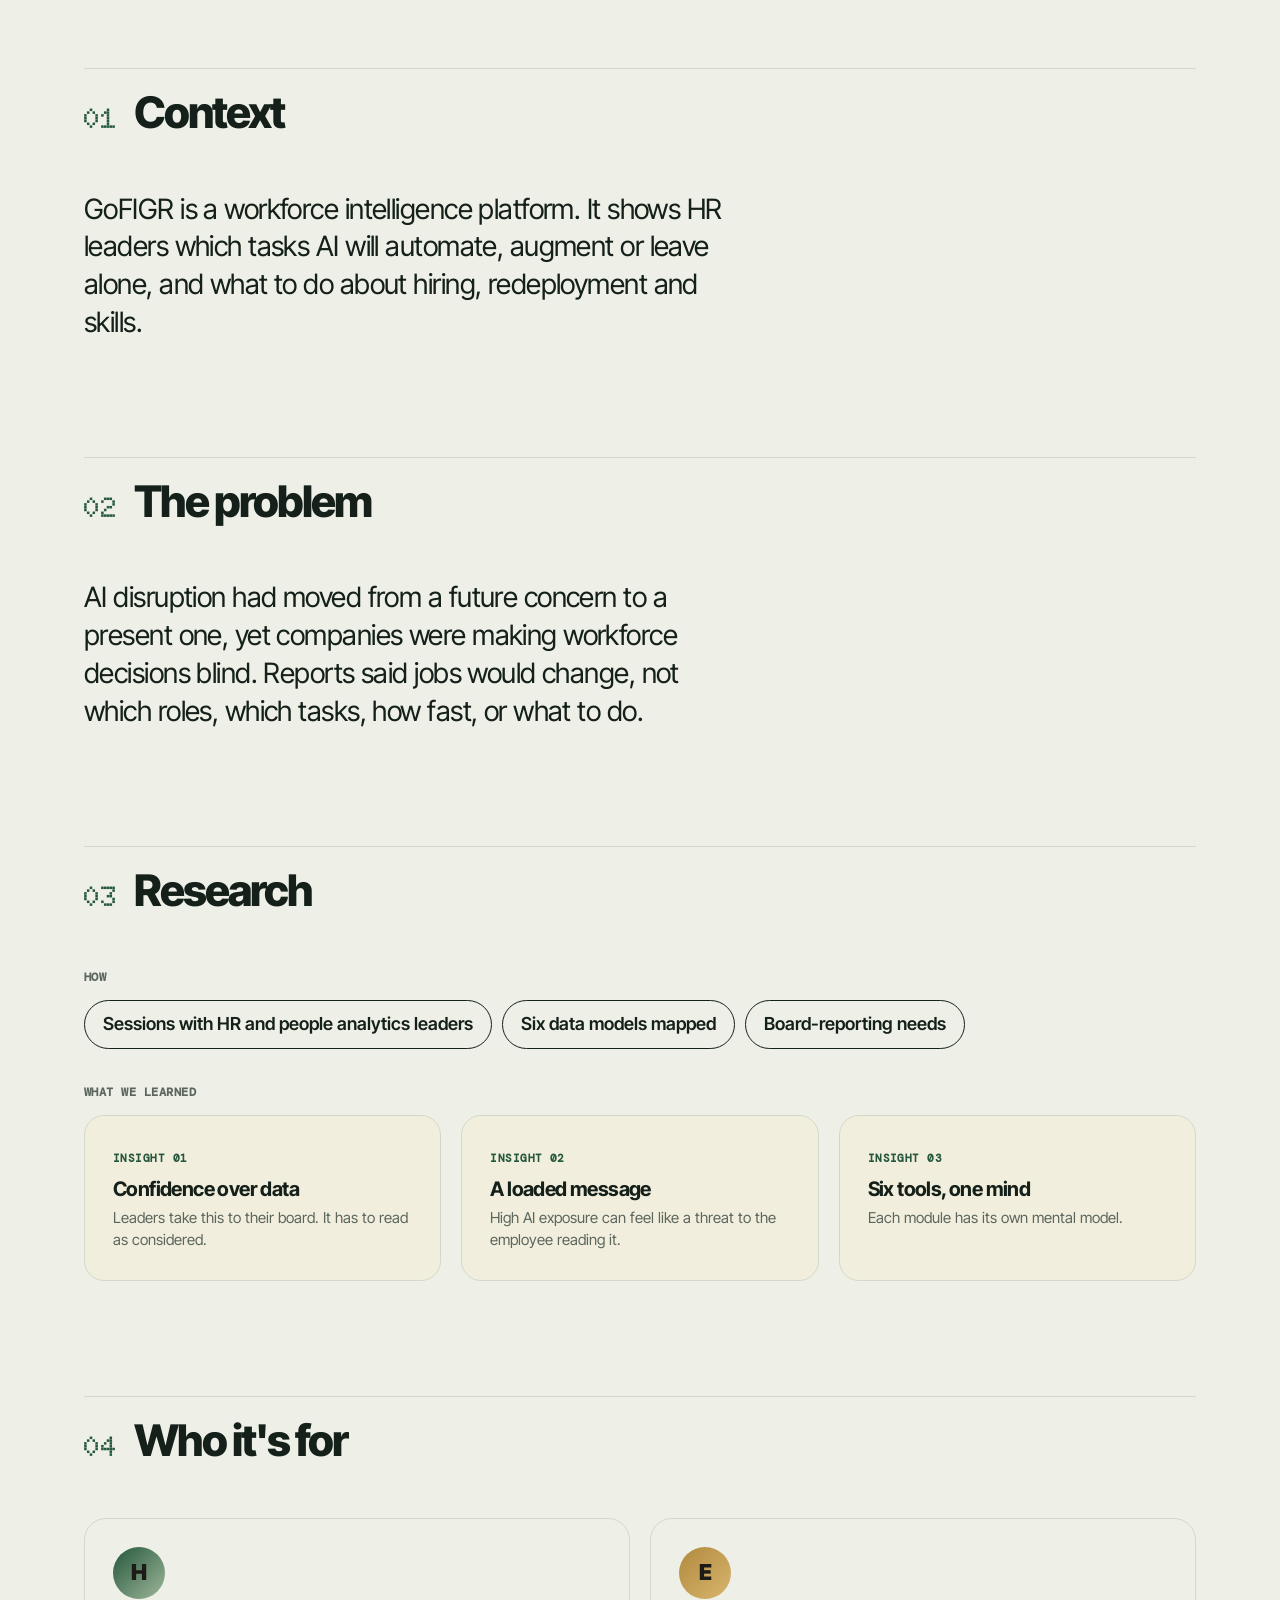
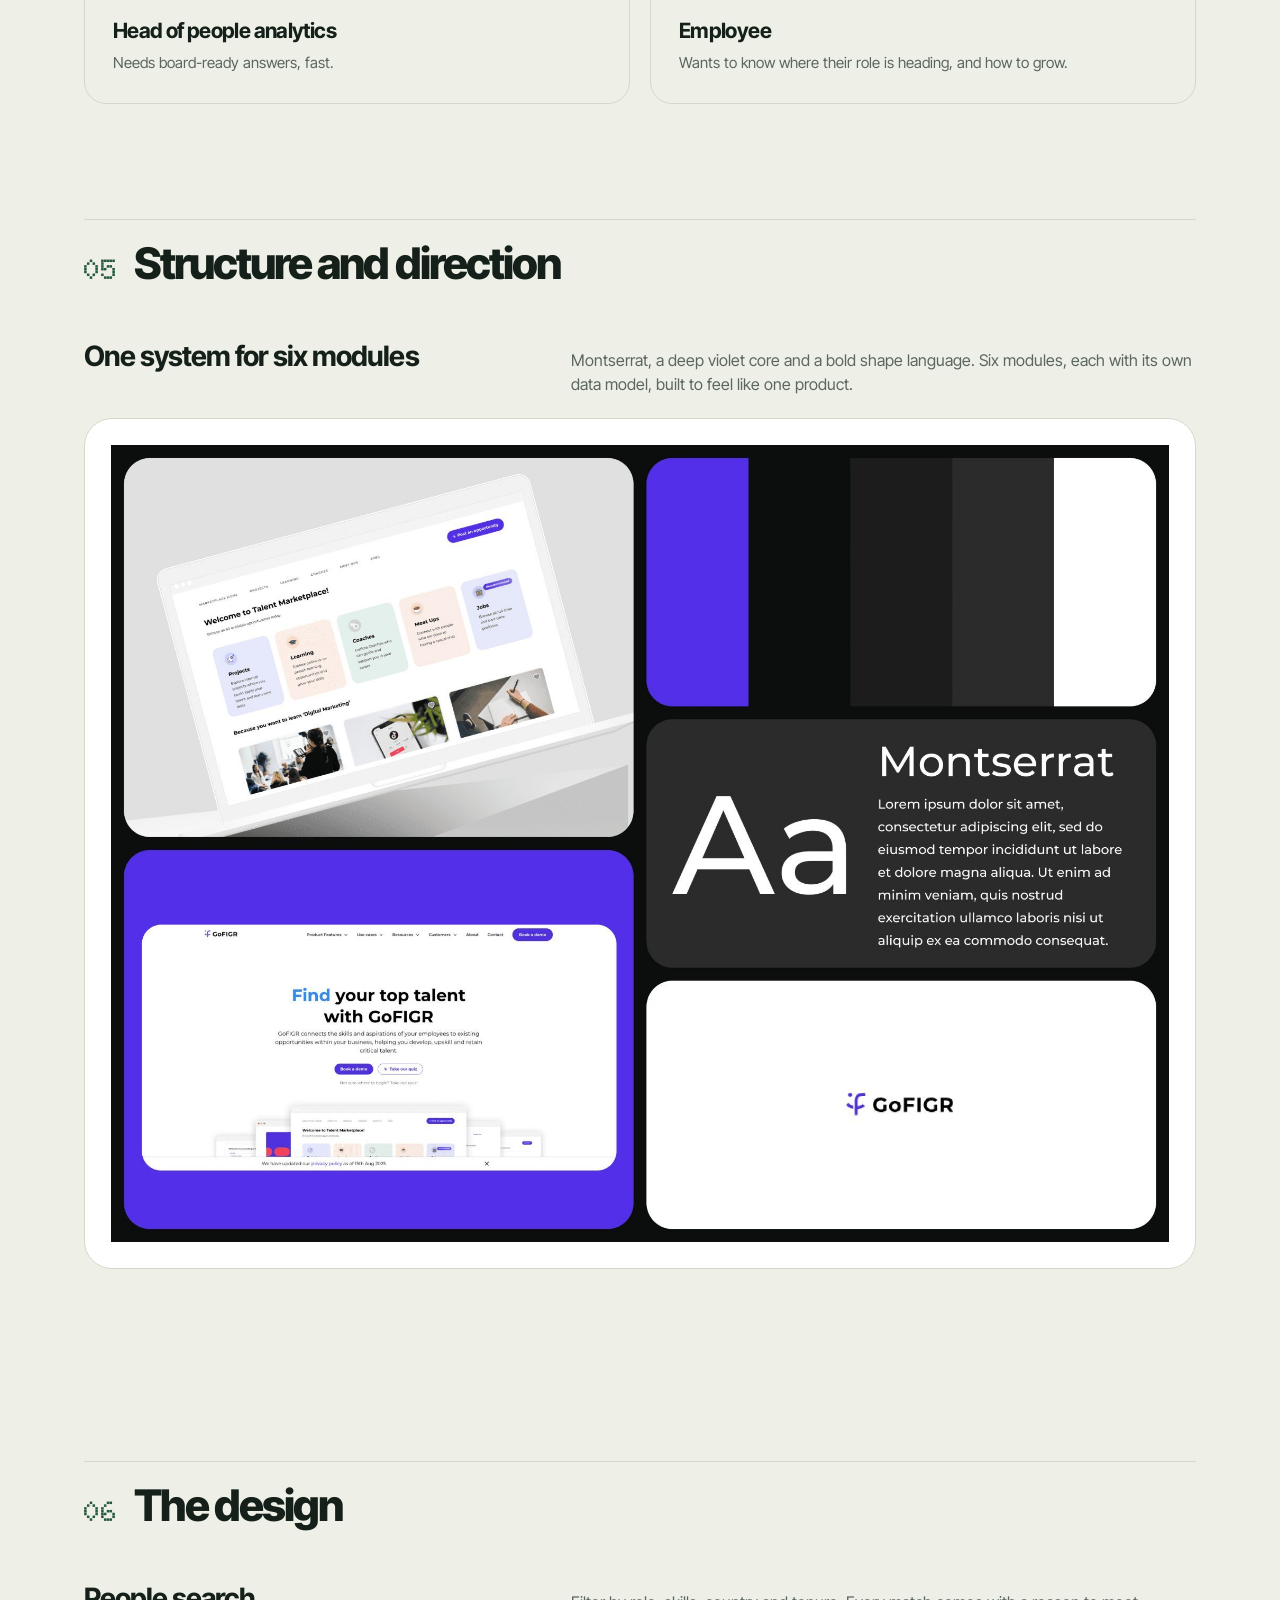
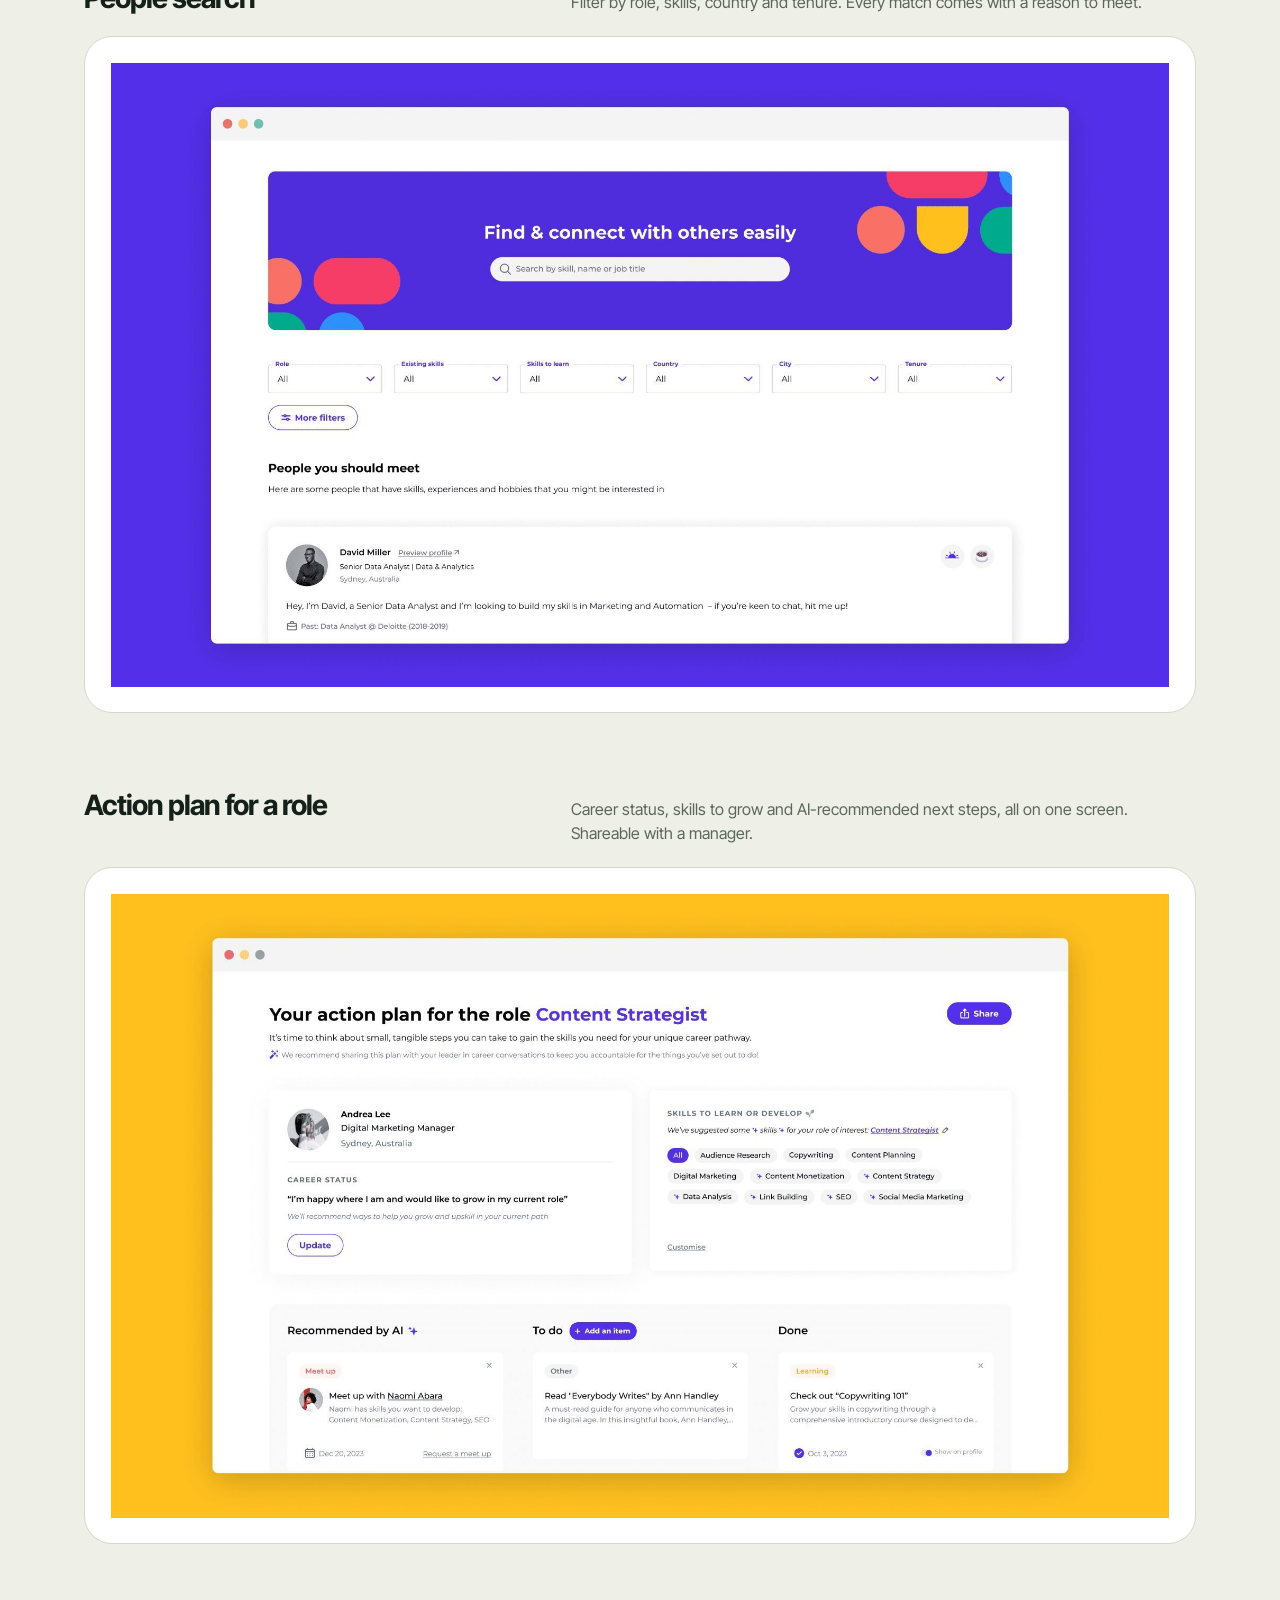
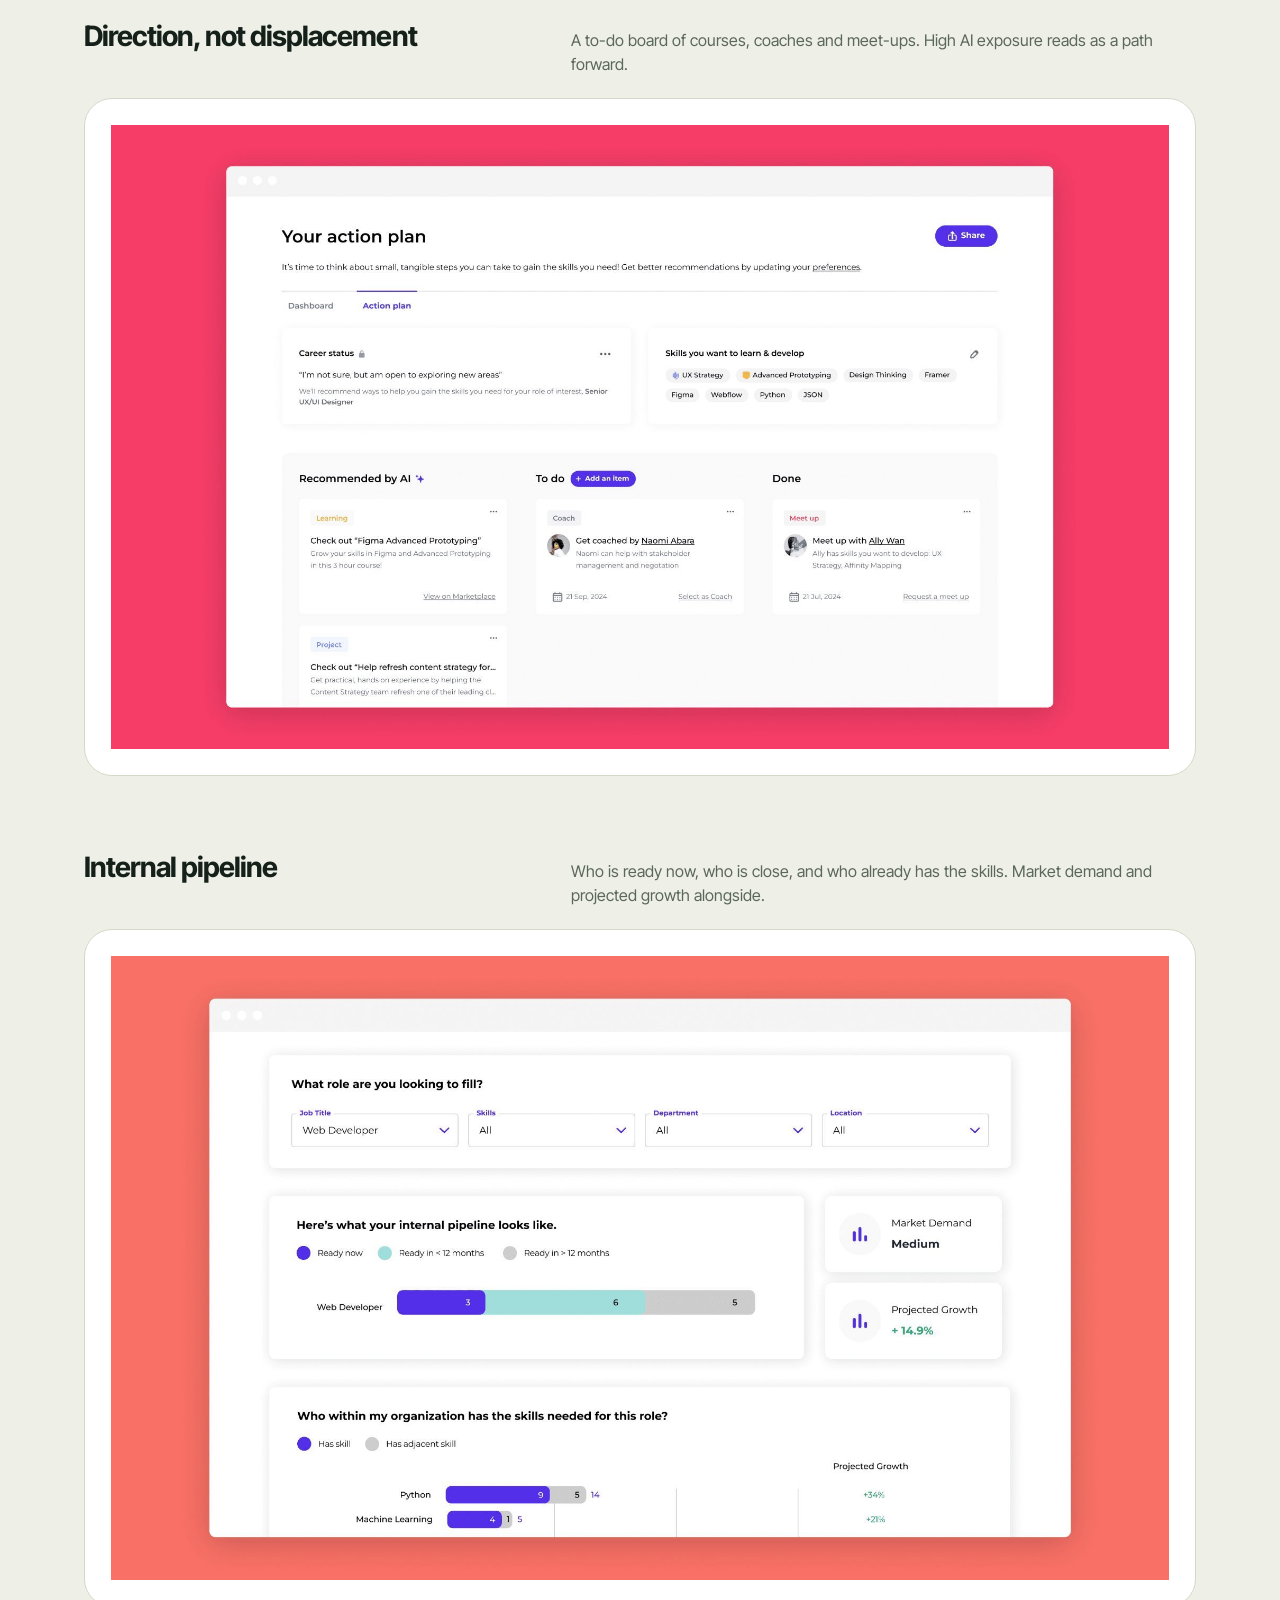
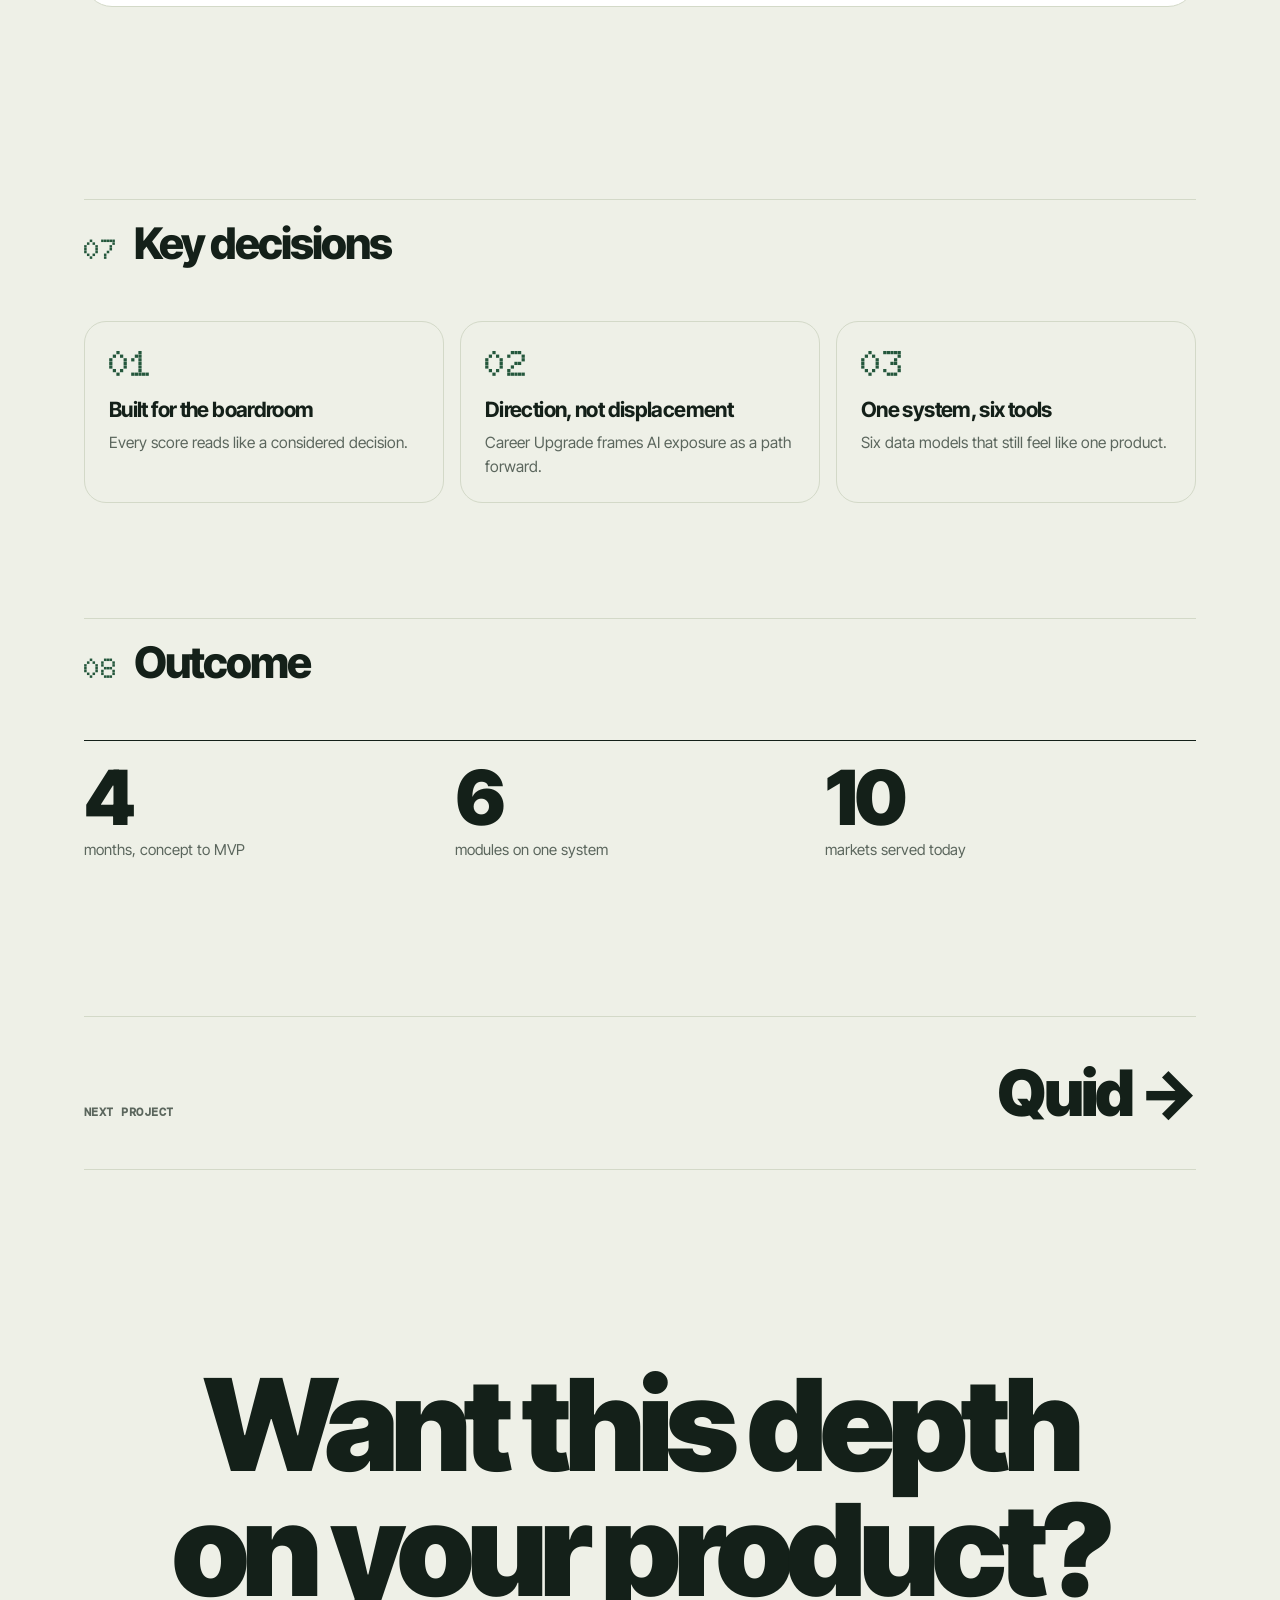
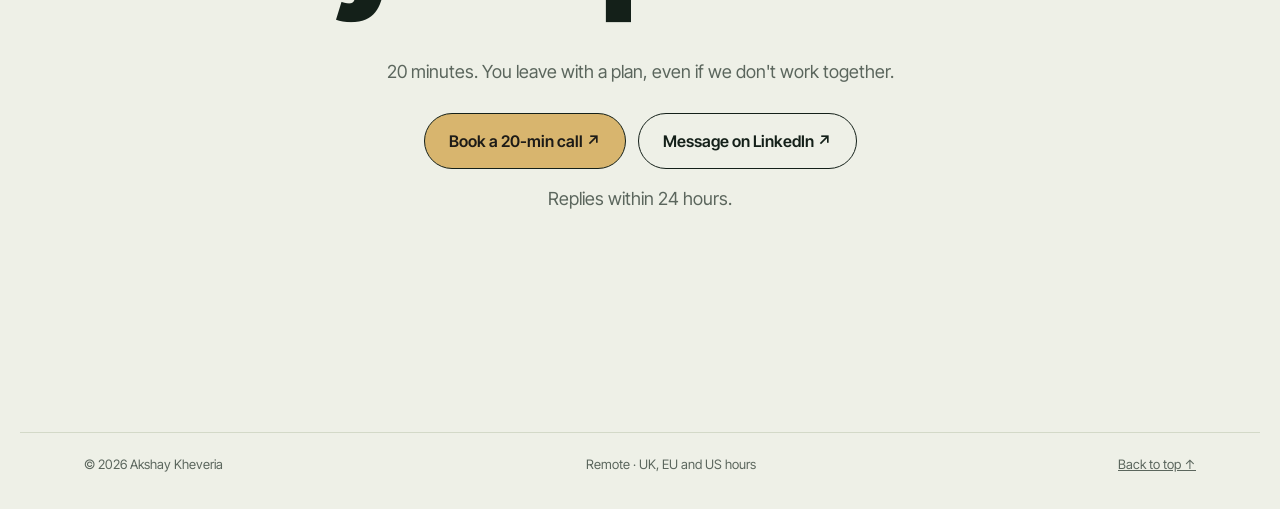
<file: gofigr.html>
<!doctype html><html lang="en"><head><meta charset="utf-8"><meta name="viewport" content="width=device-width,initial-scale=1,viewport-fit=cover"><title>GoFIGR · Akshay Kheveria</title><link rel="preconnect" href="https://fonts.googleapis.com"><link href="https://fonts.googleapis.com/css2?family=Doto:wght@700;900&family=Homemade+Apple&family=DM+Mono:wght@400;500&family=Inter+Tight:ital,wght@0,400;0,500;0,600;0,700;0,800;0,900;1,400&display=swap" rel="stylesheet"><link rel="stylesheet" href="site.css"><meta name="description" content="Akshay Kheveria, senior product designer. Research, design, frontend and launch films for startups in the UK, Australia and India."><link rel="canonical" href="https://akheveria.com/gofigr"><meta property="og:type" content="website"><meta property="og:title" content="GoFIGR · Akshay Kheveria"><meta property="og:description" content="Akshay Kheveria, senior product designer. Research, design, frontend and launch films for startups in the UK, Australia and India."><meta property="og:url" content="https://akheveria.com/gofigr"><meta property="og:image" content="https://akheveria.com/og.jpg"><meta name="twitter:card" content="summary_large_image"><meta name="theme-color" content="#eef0e7"><link rel="icon" href="/favicon.svg" type="image/svg+xml"><link rel="preload" as="image" href="img/p_home2.jpg" fetchpriority="high"></head><body><nav><div class="wrap"><a class="brand" href="index.html">Akshay Kheveria</a><div class="links"><a href="projects.html">Projects</a><a href="index.html#about">About</a><a href="index.html#words">Reviews</a><a href="index.html#offers">Pricing</a></div><a class="navcta" href="https://cal.com/akshay-kheveria-bcy8pf/design-call" target="_blank" rel="noopener">Book a call</a></div></nav>
<main id="top">
<header class="chead wrap"><a class="back" href="projects.html">← All projects</a><span class="eye">Client · Australia · 2024</span><h1>GoFIGR</h1><p class="lead">Shows HR leaders, task by task, how AI is reshaping their company.</p>
  <div class="cmeta"><div><small>Role</small>Product designer</div><div><small>Timeline</small>4 months</div><div><small>Client</small>GoFIGR, Sydney</div><div><small>Platforms</small>Web app</div></div><div class="clinks"><a class="btn ghost" href="https://www.gofigr.ai/" target="_blank" rel="noopener">gofigr.ai ↗</a></div></header>
<div class="wrap"><div class="cvis v-img"><span class="badge">Backed by Antler</span><img src="img/gf_hero.jpg" alt="GoFIGR people search and career action plan" loading="lazy"></div></div>
<div class="wrap"><div class="cnums"><div><b>Antler</b><span>portfolio company</span></div><div><b>10</b><span>markets incl. Australia, UK, US</span></div><div><b>4 mo</b><span>concept to MVP</span></div></div><nav class="toc" aria-label="On this page"><a href="#context">Context</a><a href="#problem">The problem</a><a href="#research">Research</a><a href="#personas">Who it&#x27;s for</a><a href="#direction">Structure and direction</a><a href="#design">The design</a><a href="#decisions">Key decisions</a><a href="#outcome">Outcome</a></nav></div>
<section class="wrap cs" id="context"><div class="cs-h"><span class="cs-n">01</span><h2 class="ch">Context</h2></div><p class="body xl">GoFIGR is a workforce intelligence platform. It shows HR leaders which tasks AI will automate, augment or leave alone, and what to do about hiring, redeployment and skills.</p></section><section class="wrap cs" id="problem"><div class="cs-h"><span class="cs-n">02</span><h2 class="ch">The problem</h2></div><p class="body xl">AI disruption had moved from a future concern to a present one, yet companies were making workforce decisions blind. Reports said jobs would change, not which roles, which tasks, how fast, or what to do.</p></section><section class="wrap cs" id="research"><div class="cs-h"><span class="cs-n">03</span><h2 class="ch">Research</h2></div><h3 class="sub3">How</h3><div class="chips"><span>Sessions with HR and people analytics leaders</span><span>Six data models mapped</span><span>Board-reporting needs</span></div><h3 class="sub3">What we learned</h3><div class="insg"><div class="ins"><span class="k">Insight 01</span><h4>Confidence over data</h4><p>Leaders take this to their board. It has to read as considered.</p></div><div class="ins"><span class="k">Insight 02</span><h4>A loaded message</h4><p>High AI exposure can feel like a threat to the employee reading it.</p></div><div class="ins"><span class="k">Insight 03</span><h4>Six tools, one mind</h4><p>Each module has its own mental model.</p></div></div></section><section class="wrap cs" id="personas"><div class="cs-h"><span class="cs-n">04</span><h2 class="ch">Who it&#x27;s for</h2></div><div class="persg"><div class="pers"><div class="av">H</div><h4>Head of people analytics</h4><p>Needs board-ready answers, fast.</p></div><div class="pers"><div class="av">E</div><h4>Employee</h4><p>Wants to know where their role is heading, and how to grow.</p></div></div></section><section class="wrap cs" id="direction"><div class="cs-h"><span class="cs-n">05</span><h2 class="ch">Structure and direction</h2></div><div class="pstep"><div class="pt"><h4>One system for six modules</h4><p>Montserrat, a deep violet core and a bold shape language. Six modules, each with its own data model, built to feel like one product.</p></div><div class="cvis v-img"><img src="img/gf_flow.jpg" alt="GoFIGR brand system, marketing site and talent marketplace" loading="lazy"></div></div></section><section class="wrap cs" id="design"><div class="cs-h"><span class="cs-n">06</span><h2 class="ch">The design</h2></div><div class="pstep"><div class="pt"><h4>People search</h4><p>Filter by role, skills, country and tenure. Every match comes with a reason to meet.</p></div><div class="cvis v-img"><img src="img/gf_1.jpg" alt="Find and connect people search" loading="lazy"></div></div><div class="pstep"><div class="pt"><h4>Action plan for a role</h4><p>Career status, skills to grow and AI-recommended next steps, all on one screen. Shareable with a manager.</p></div><div class="cvis v-img"><img src="img/gf_2.jpg" alt="Action plan for a target role" loading="lazy"></div></div><div class="pstep"><div class="pt"><h4>Direction, not displacement</h4><p>A to-do board of courses, coaches and meet-ups. High AI exposure reads as a path forward.</p></div><div class="cvis v-img"><img src="img/gf_3.jpg" alt="Employee action plan board" loading="lazy"></div></div><div class="pstep"><div class="pt"><h4>Internal pipeline</h4><p>Who is ready now, who is close, and who already has the skills. Market demand and projected growth alongside.</p></div><div class="cvis v-img"><img src="img/gf_4.jpg" alt="Internal pipeline and skills supply for a role" loading="lazy"></div></div></section><section class="wrap cs" id="decisions"><div class="cs-h"><span class="cs-n">07</span><h2 class="ch">Key decisions</h2></div><div class="decs"><div class="dc"><span class="n">01</span><h4>Built for the boardroom</h4><p>Every score reads like a considered decision.</p></div><div class="dc"><span class="n">02</span><h4>Direction, not displacement</h4><p>Career Upgrade frames AI exposure as a path forward.</p></div><div class="dc"><span class="n">03</span><h4>One system, six tools</h4><p>Six data models that still feel like one product.</p></div></div></section><section class="wrap cs" id="outcome"><div class="cs-h"><span class="cs-n">08</span><h2 class="ch">Outcome</h2></div><div class="outs"><div><b>4</b><span>months, concept to MVP</span></div><div><b>6</b><span>modules on one system</span></div><div><b>10</b><span>markets served today</span></div></div></section>
<section class="wrap nextp"><a href="quid.html"><small>Next project</small><span>Quid →</span></a></section>
<section class="cta wrap" id="contact"><h2>Want this depth<br>on your product?</h2><p>20 minutes. You leave with a plan, even if we don't work together.</p><div class="row"><a class="btn" href="https://cal.com/akshay-kheveria-bcy8pf/design-call" target="_blank" rel="noopener">Book a 20-min call ↗</a><a class="btn ghost" href="https://www.linkedin.com/in/akheveria/" target="_blank" rel="noopener">Message on LinkedIn ↗</a></div><p class="note">Replies within 24 hours.</p></section>
</main><footer><div class="wrap"><span>© 2026 Akshay Kheveria</span><span>Remote · UK, EU and US hours</span><a href="#top">Back to top ↑</a></div></footer><div class="dock" id="dock"><span class="dk-t"><span class="live"></span><span><b>Open to work · Remote</b><small>Taking 2 projects right now</small></span></span><a class="dk-b" href="https://cal.com/akshay-kheveria-bcy8pf/design-call" target="_blank" rel="noopener">Book a call <span aria-hidden="true">→</span></a></div><script>(()=>{const d=document.getElementById('dock');if(!d)return;const c=document.getElementById('contact');let cv=false;const u=()=>{d.classList.toggle('on',scrollY>window.innerHeight*.35&&!cv)};if(c)new IntersectionObserver(e=>{cv=e[0].isIntersecting;u()},{threshold:.15}).observe(c);addEventListener('scroll',u,{passive:true});u()})()</script></body></html>
</file>
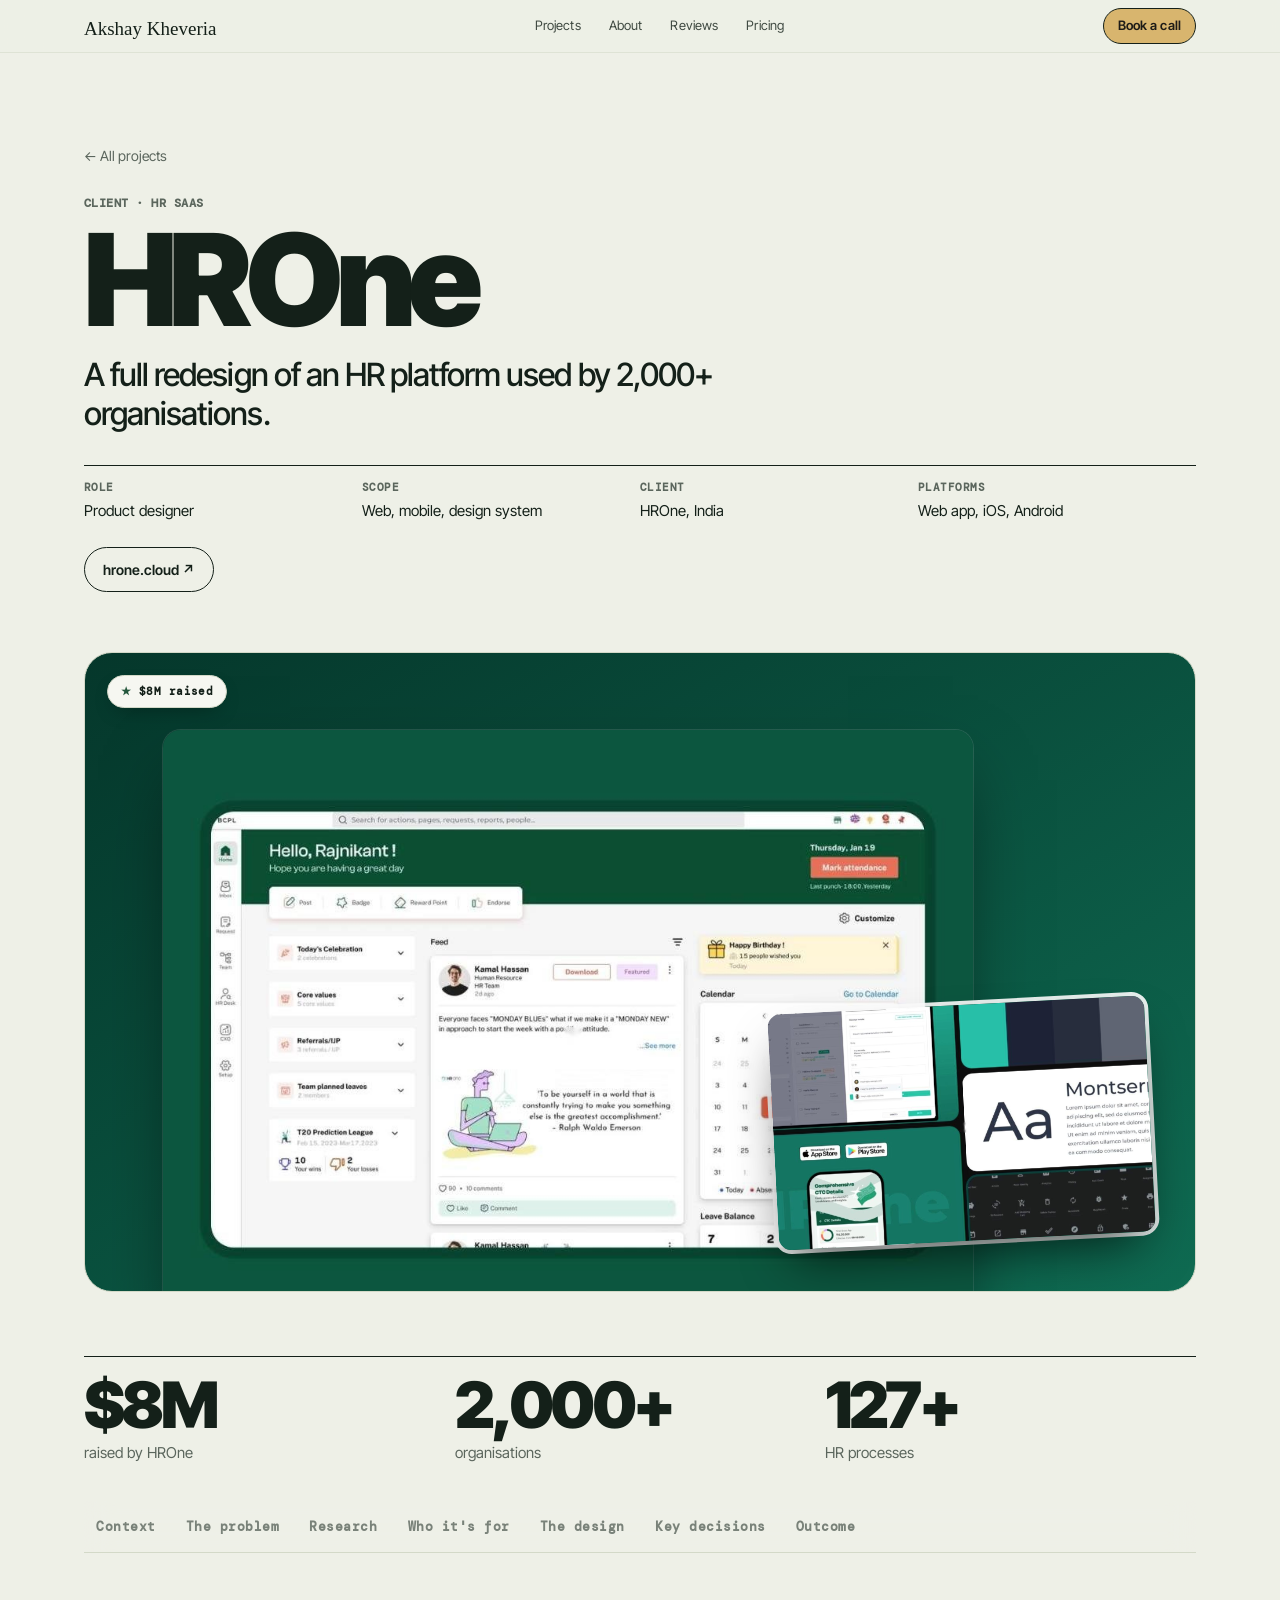
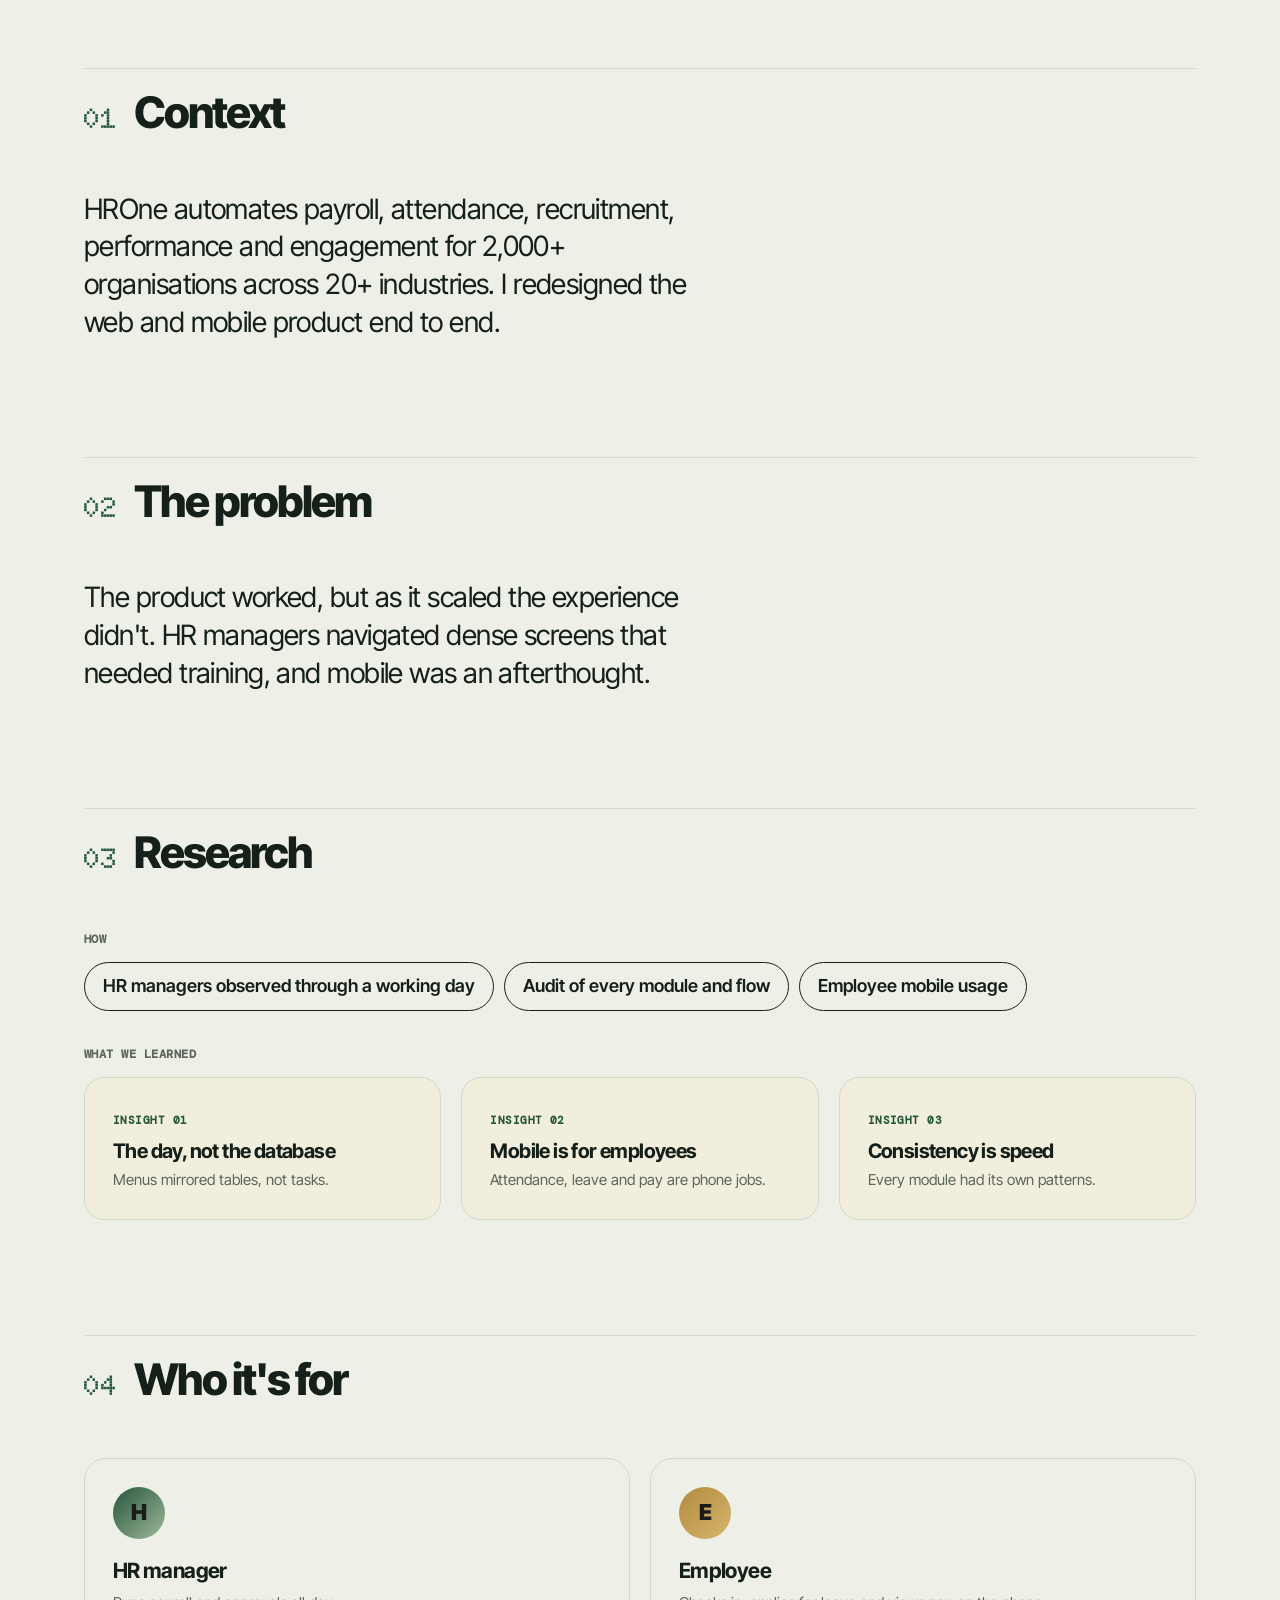
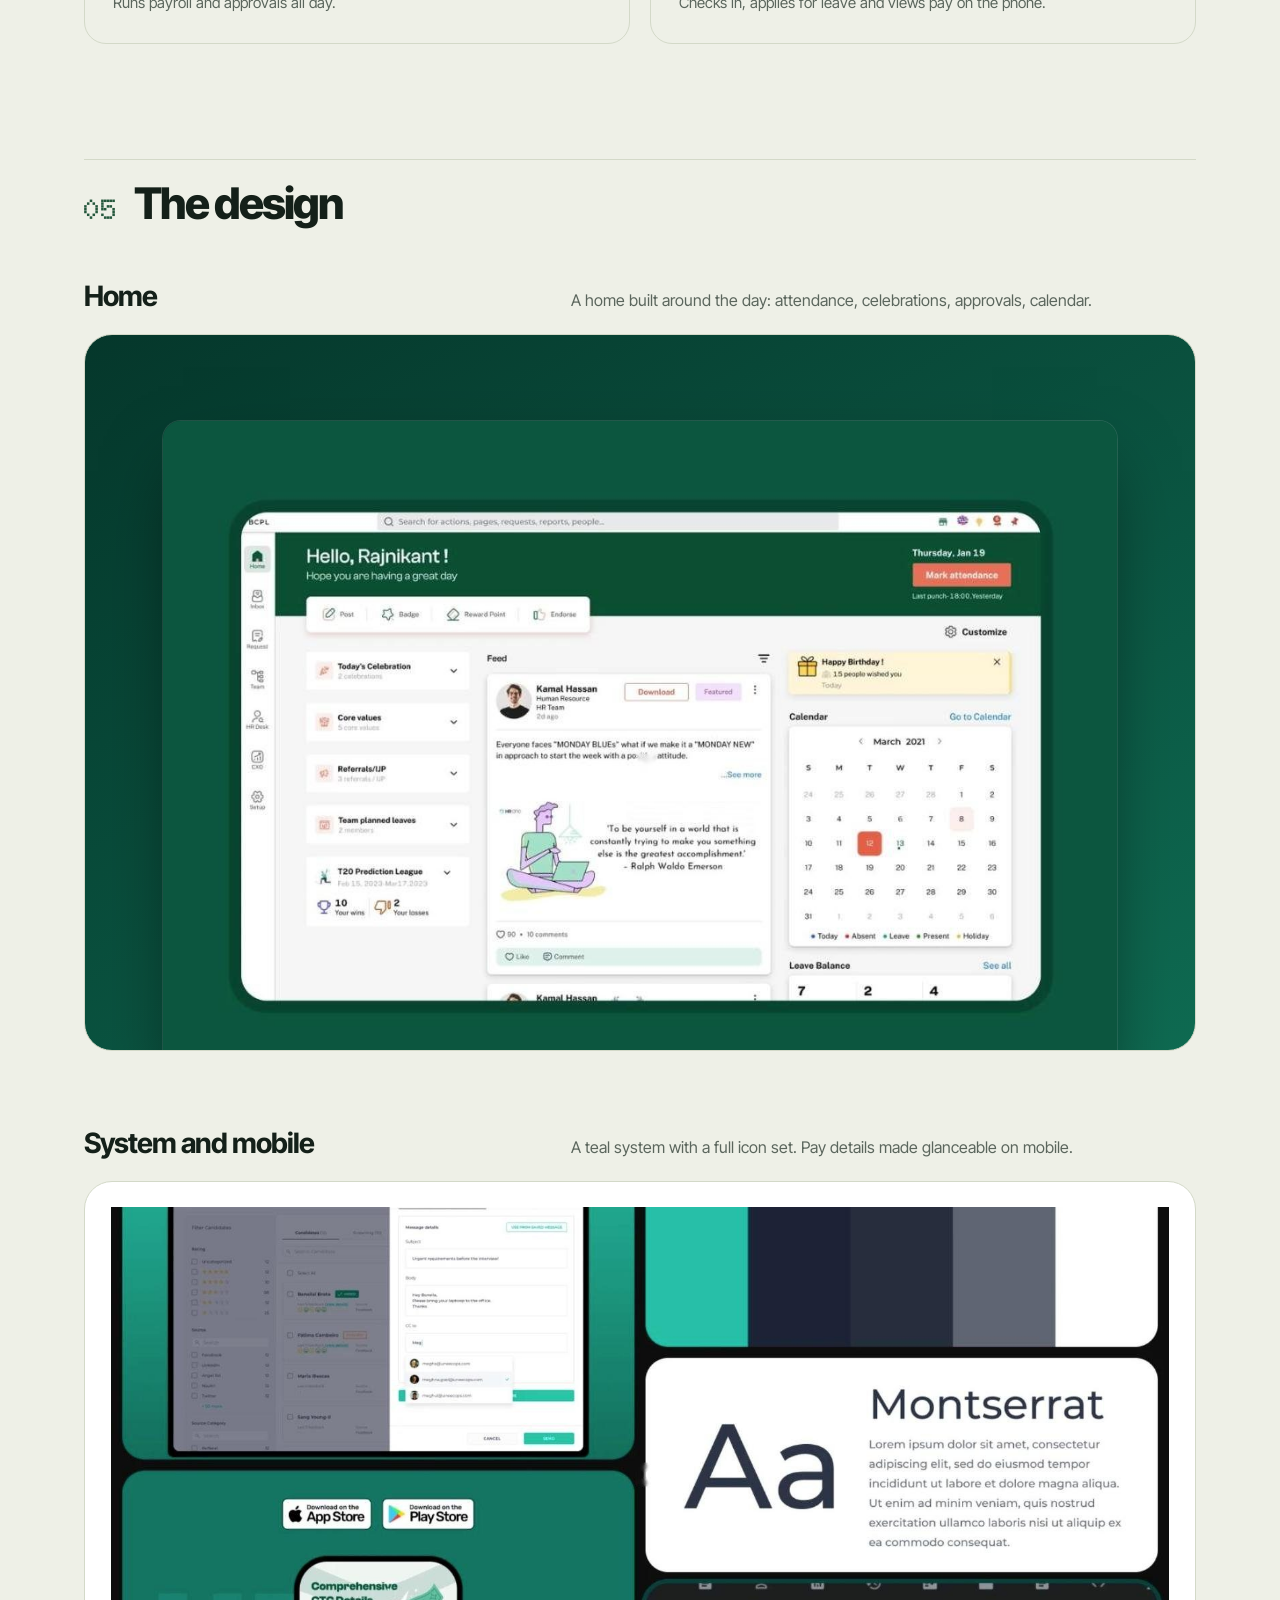
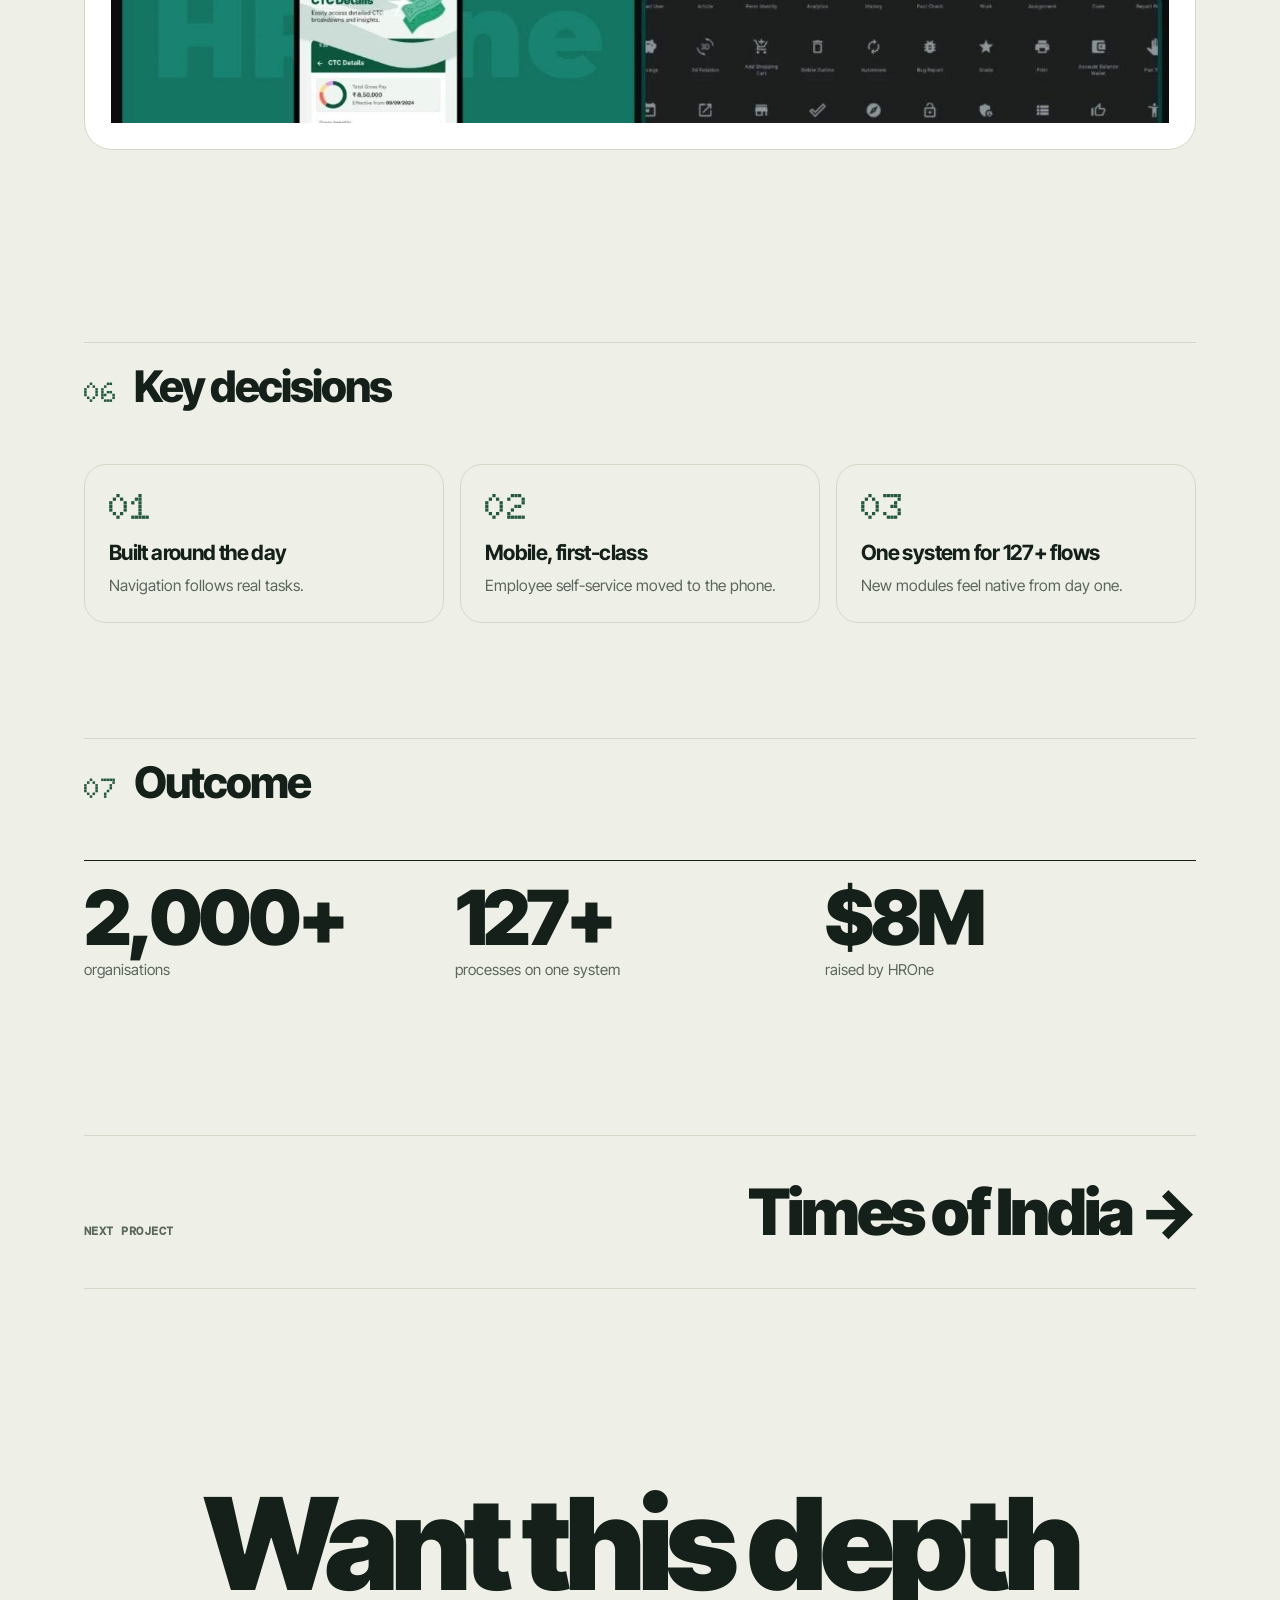
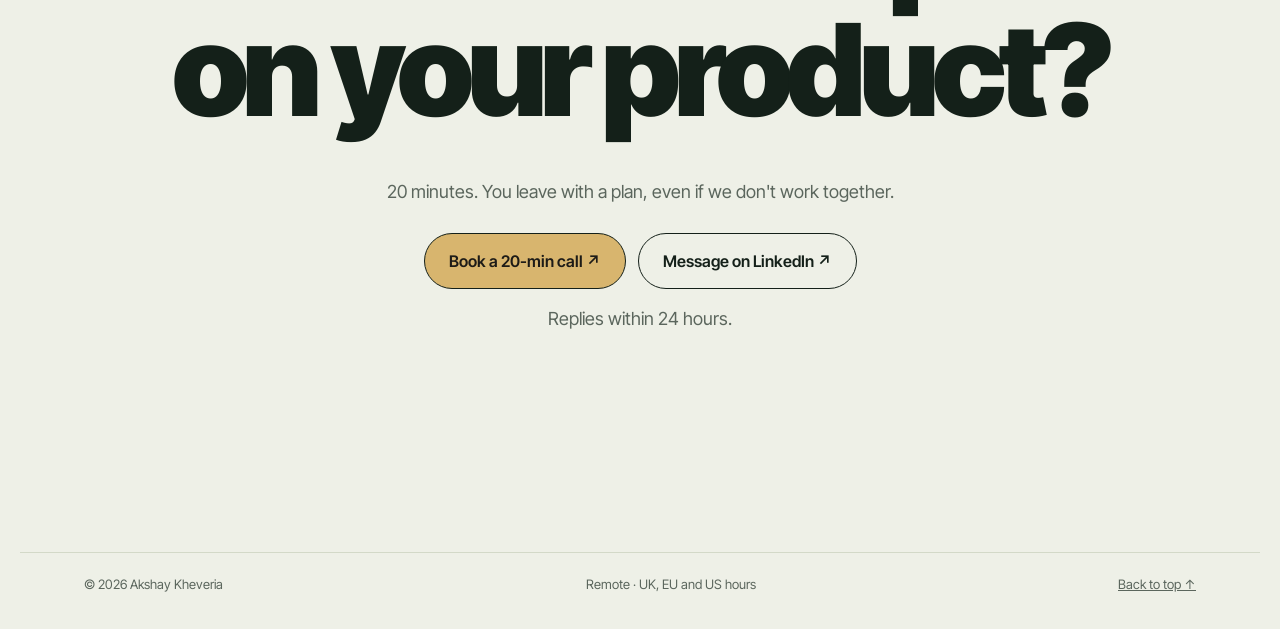
<file: hrone.html>
<!doctype html><html lang="en"><head><meta charset="utf-8"><meta name="viewport" content="width=device-width,initial-scale=1,viewport-fit=cover"><title>HROne · Akshay Kheveria</title><link rel="preconnect" href="https://fonts.googleapis.com"><link href="https://fonts.googleapis.com/css2?family=Doto:wght@700;900&family=Homemade+Apple&family=DM+Mono:wght@400;500&family=Inter+Tight:ital,wght@0,400;0,500;0,600;0,700;0,800;0,900;1,400&display=swap" rel="stylesheet"><link rel="stylesheet" href="site.css"><meta name="description" content="Akshay Kheveria, senior product designer. Research, design, frontend and launch films for startups in the UK, Australia and India."><link rel="canonical" href="https://akheveria.com/hrone"><meta property="og:type" content="website"><meta property="og:title" content="HROne · Akshay Kheveria"><meta property="og:description" content="Akshay Kheveria, senior product designer. Research, design, frontend and launch films for startups in the UK, Australia and India."><meta property="og:url" content="https://akheveria.com/hrone"><meta property="og:image" content="https://akheveria.com/og.jpg"><meta name="twitter:card" content="summary_large_image"><meta name="theme-color" content="#eef0e7"><link rel="icon" href="/favicon.svg" type="image/svg+xml"><link rel="preload" as="image" href="img/p_home2.jpg" fetchpriority="high"></head><body><nav><div class="wrap"><a class="brand" href="index.html">Akshay Kheveria</a><div class="links"><a href="projects.html">Projects</a><a href="index.html#about">About</a><a href="index.html#words">Reviews</a><a href="index.html#offers">Pricing</a></div><a class="navcta" href="https://cal.com/akshay-kheveria-bcy8pf/design-call" target="_blank" rel="noopener">Book a call</a></div></nav>
<main id="top">
<header class="chead wrap"><a class="back" href="projects.html">← All projects</a><span class="eye">Client · HR SaaS</span><h1>HROne</h1><p class="lead">A full redesign of an HR platform used by 2,000+ organisations.</p>
  <div class="cmeta"><div><small>Role</small>Product designer</div><div><small>Scope</small>Web, mobile, design system</div><div><small>Client</small>HROne, India</div><div><small>Platforms</small>Web app, iOS, Android</div></div><div class="clinks"><a class="btn ghost" href="https://hrone.cloud" target="_blank" rel="noopener">hrone.cloud ↗</a></div></header>
<div class="wrap"><div class="cvis v-comp" style="background:linear-gradient(150deg,#05372b,#0f6b52)"><span class="badge">$8M raised</span><div class="c1"><img src="img/hrone.jpg" alt="HROne home dashboard and design system" loading="lazy"></div><div class="c2"><img src="img/hrone2.jpg" alt="" loading="lazy"></div></div></div>
<div class="wrap"><div class="cnums"><div><b>$8M</b><span>raised by HROne</span></div><div><b>2,000+</b><span>organisations</span></div><div><b>127+</b><span>HR processes</span></div></div><nav class="toc" aria-label="On this page"><a href="#context">Context</a><a href="#problem">The problem</a><a href="#research">Research</a><a href="#personas">Who it&#x27;s for</a><a href="#design">The design</a><a href="#decisions">Key decisions</a><a href="#outcome">Outcome</a></nav></div>
<section class="wrap cs" id="context"><div class="cs-h"><span class="cs-n">01</span><h2 class="ch">Context</h2></div><p class="body xl">HROne automates payroll, attendance, recruitment, performance and engagement for 2,000+ organisations across 20+ industries. I redesigned the web and mobile product end to end.</p></section><section class="wrap cs" id="problem"><div class="cs-h"><span class="cs-n">02</span><h2 class="ch">The problem</h2></div><p class="body xl">The product worked, but as it scaled the experience didn&#x27;t. HR managers navigated dense screens that needed training, and mobile was an afterthought.</p></section><section class="wrap cs" id="research"><div class="cs-h"><span class="cs-n">03</span><h2 class="ch">Research</h2></div><h3 class="sub3">How</h3><div class="chips"><span>HR managers observed through a working day</span><span>Audit of every module and flow</span><span>Employee mobile usage</span></div><h3 class="sub3">What we learned</h3><div class="insg"><div class="ins"><span class="k">Insight 01</span><h4>The day, not the database</h4><p>Menus mirrored tables, not tasks.</p></div><div class="ins"><span class="k">Insight 02</span><h4>Mobile is for employees</h4><p>Attendance, leave and pay are phone jobs.</p></div><div class="ins"><span class="k">Insight 03</span><h4>Consistency is speed</h4><p>Every module had its own patterns.</p></div></div></section><section class="wrap cs" id="personas"><div class="cs-h"><span class="cs-n">04</span><h2 class="ch">Who it&#x27;s for</h2></div><div class="persg"><div class="pers"><div class="av">H</div><h4>HR manager</h4><p>Runs payroll and approvals all day.</p></div><div class="pers"><div class="av">E</div><h4>Employee</h4><p>Checks in, applies for leave and views pay on the phone.</p></div></div></section><section class="wrap cs" id="design"><div class="cs-h"><span class="cs-n">05</span><h2 class="ch">The design</h2></div><div class="pstep"><div class="pt"><h4>Home</h4><p>A home built around the day: attendance, celebrations, approvals, calendar.</p></div><div class="cvis v-comp" style="background:linear-gradient(150deg,#05372b,#0f6b52)"><div class="c1"><img src="img/hrone.jpg" alt="" loading="lazy"></div></div></div><div class="pstep"><div class="pt"><h4>System and mobile</h4><p>A teal system with a full icon set. Pay details made glanceable on mobile.</p></div><div class="cvis v-img"><img src="img/hrone2.jpg" alt="HROne design system and mobile screens" loading="lazy"></div></div></section><section class="wrap cs" id="decisions"><div class="cs-h"><span class="cs-n">06</span><h2 class="ch">Key decisions</h2></div><div class="decs"><div class="dc"><span class="n">01</span><h4>Built around the day</h4><p>Navigation follows real tasks.</p></div><div class="dc"><span class="n">02</span><h4>Mobile, first-class</h4><p>Employee self-service moved to the phone.</p></div><div class="dc"><span class="n">03</span><h4>One system for 127+ flows</h4><p>New modules feel native from day one.</p></div></div></section><section class="wrap cs" id="outcome"><div class="cs-h"><span class="cs-n">07</span><h2 class="ch">Outcome</h2></div><div class="outs"><div><b>2,000+</b><span>organisations</span></div><div><b>127+</b><span>processes on one system</span></div><div><b>$8M</b><span>raised by HROne</span></div></div></section>
<section class="wrap nextp"><a href="times-of-india.html"><small>Next project</small><span>Times of India →</span></a></section>
<section class="cta wrap" id="contact"><h2>Want this depth<br>on your product?</h2><p>20 minutes. You leave with a plan, even if we don't work together.</p><div class="row"><a class="btn" href="https://cal.com/akshay-kheveria-bcy8pf/design-call" target="_blank" rel="noopener">Book a 20-min call ↗</a><a class="btn ghost" href="https://www.linkedin.com/in/akheveria/" target="_blank" rel="noopener">Message on LinkedIn ↗</a></div><p class="note">Replies within 24 hours.</p></section>
</main><footer><div class="wrap"><span>© 2026 Akshay Kheveria</span><span>Remote · UK, EU and US hours</span><a href="#top">Back to top ↑</a></div></footer><div class="dock" id="dock"><span class="dk-t"><span class="live"></span><span><b>Open to work · Remote</b><small>Taking 2 projects right now</small></span></span><a class="dk-b" href="https://cal.com/akshay-kheveria-bcy8pf/design-call" target="_blank" rel="noopener">Book a call <span aria-hidden="true">→</span></a></div><script>(()=>{const d=document.getElementById('dock');if(!d)return;const c=document.getElementById('contact');let cv=false;const u=()=>{d.classList.toggle('on',scrollY>window.innerHeight*.35&&!cv)};if(c)new IntersectionObserver(e=>{cv=e[0].isIntersecting;u()},{threshold:.15}).observe(c);addEventListener('scroll',u,{passive:true});u()})()</script></body></html>
</file>
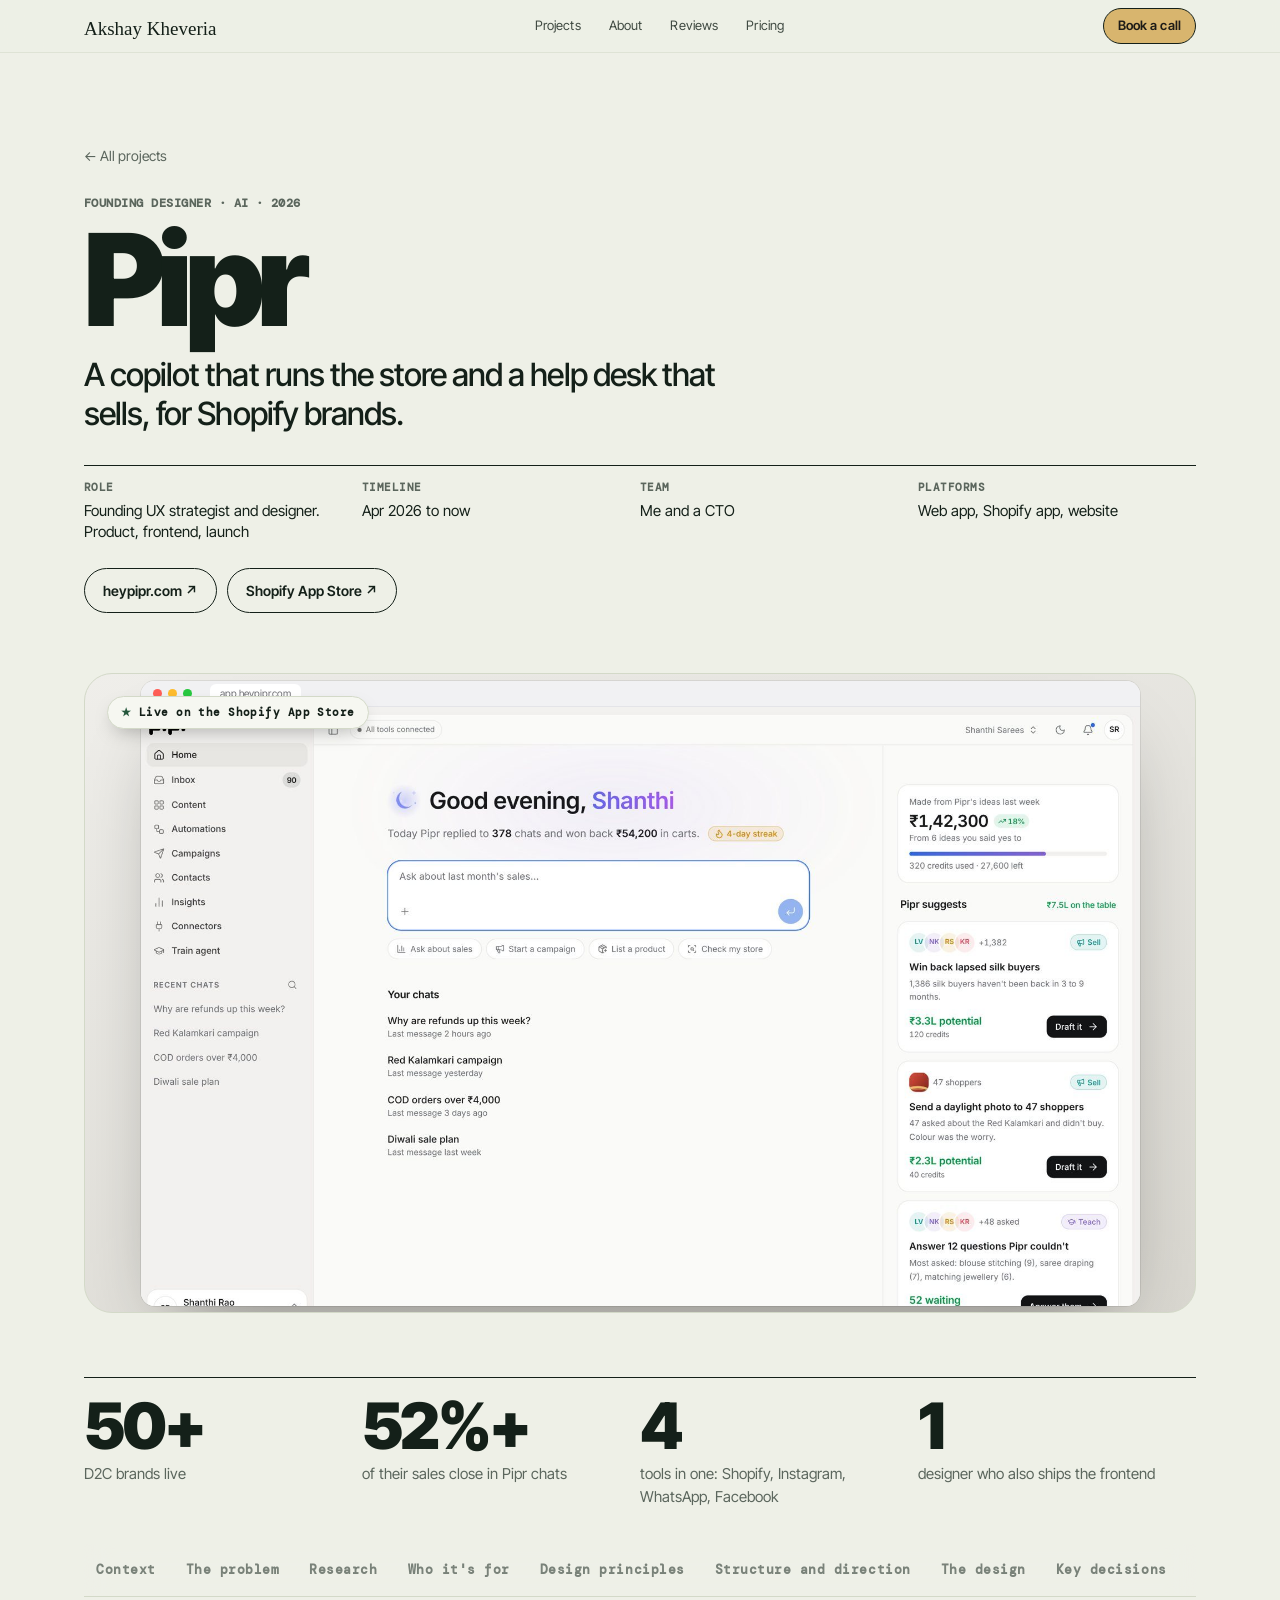
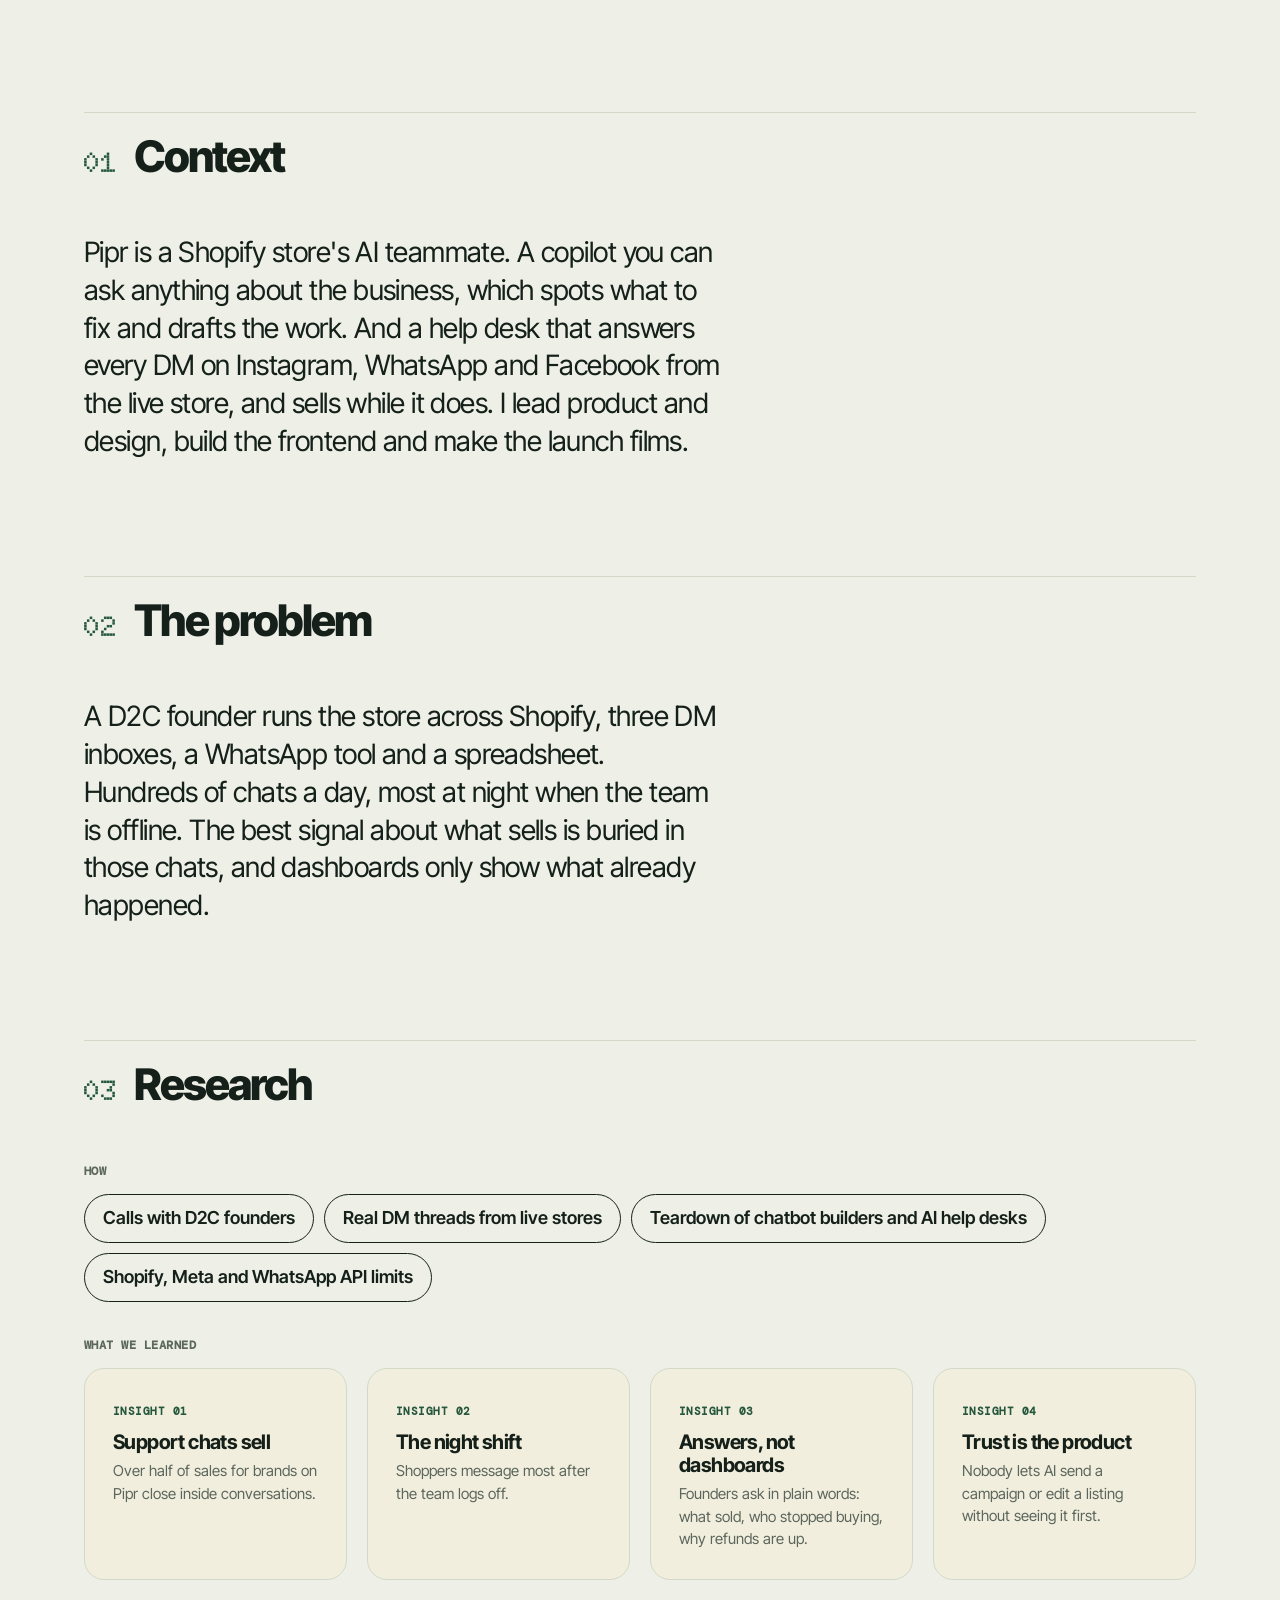
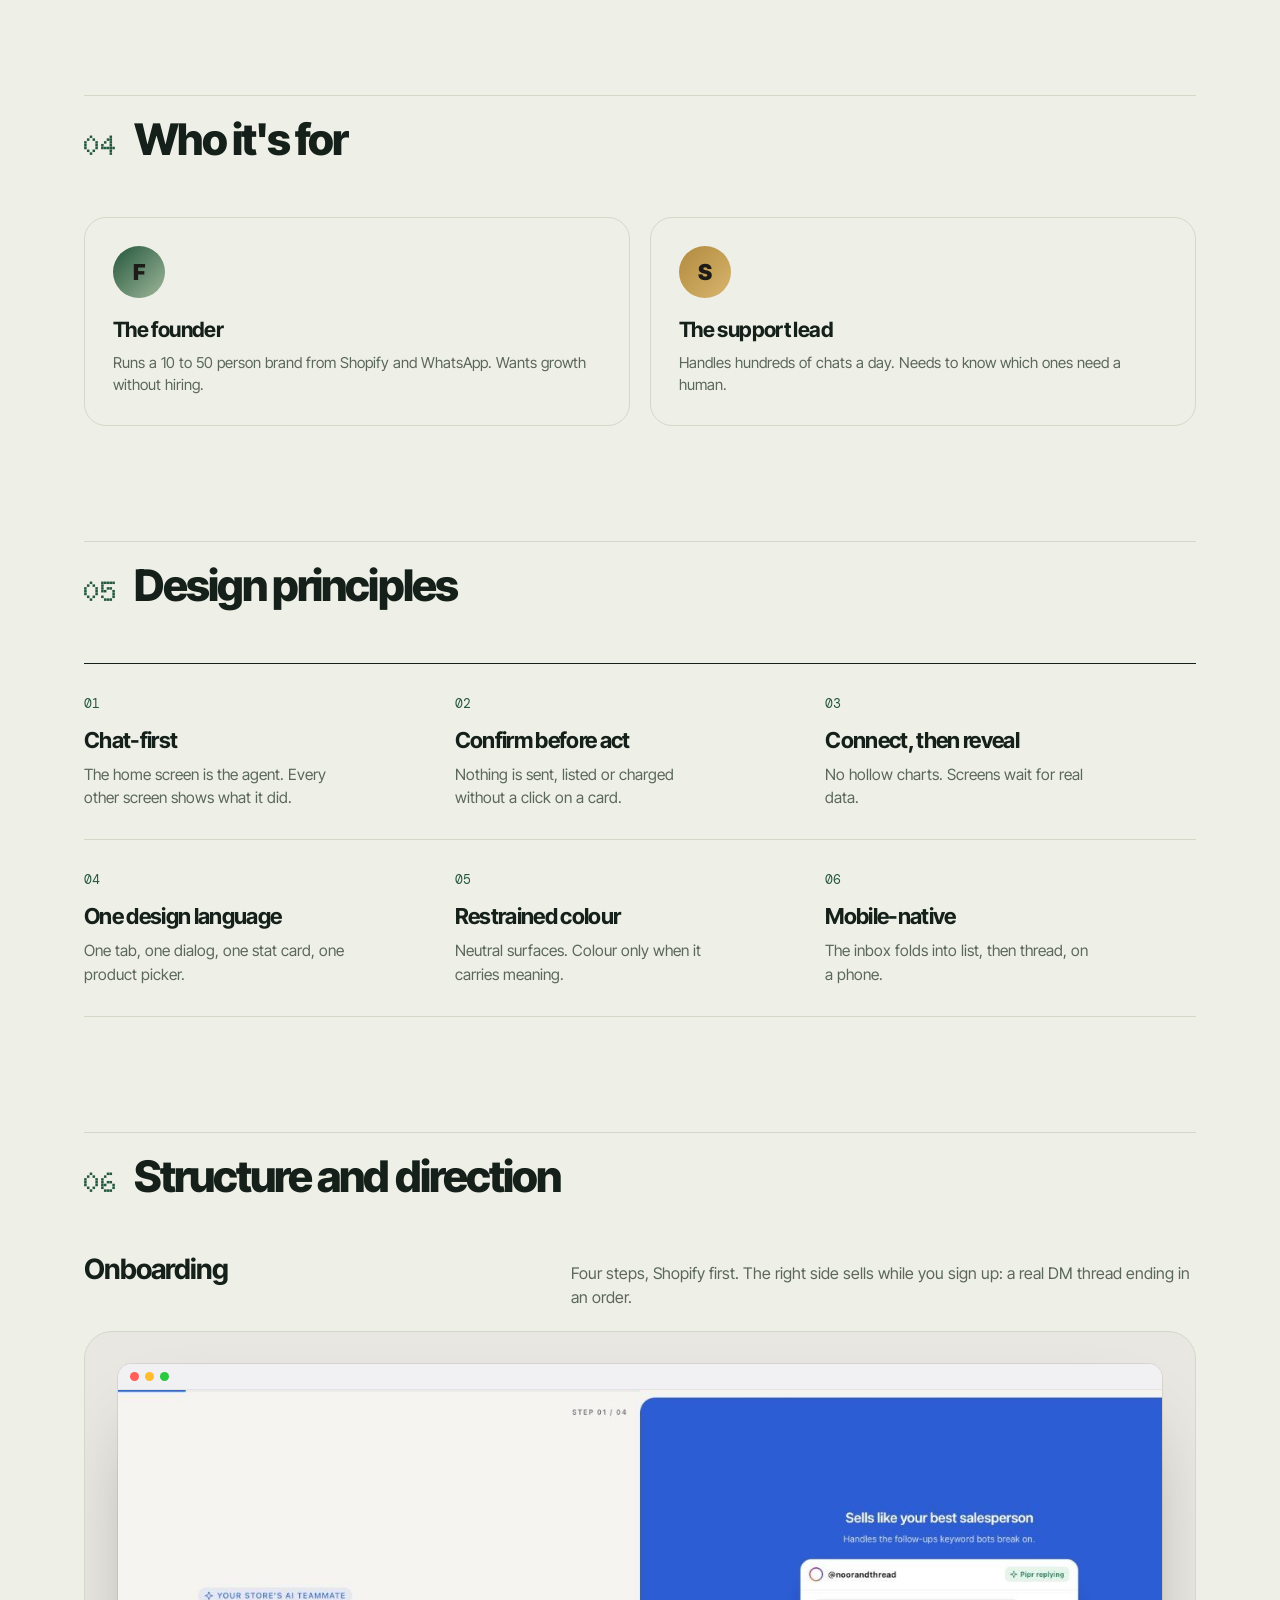
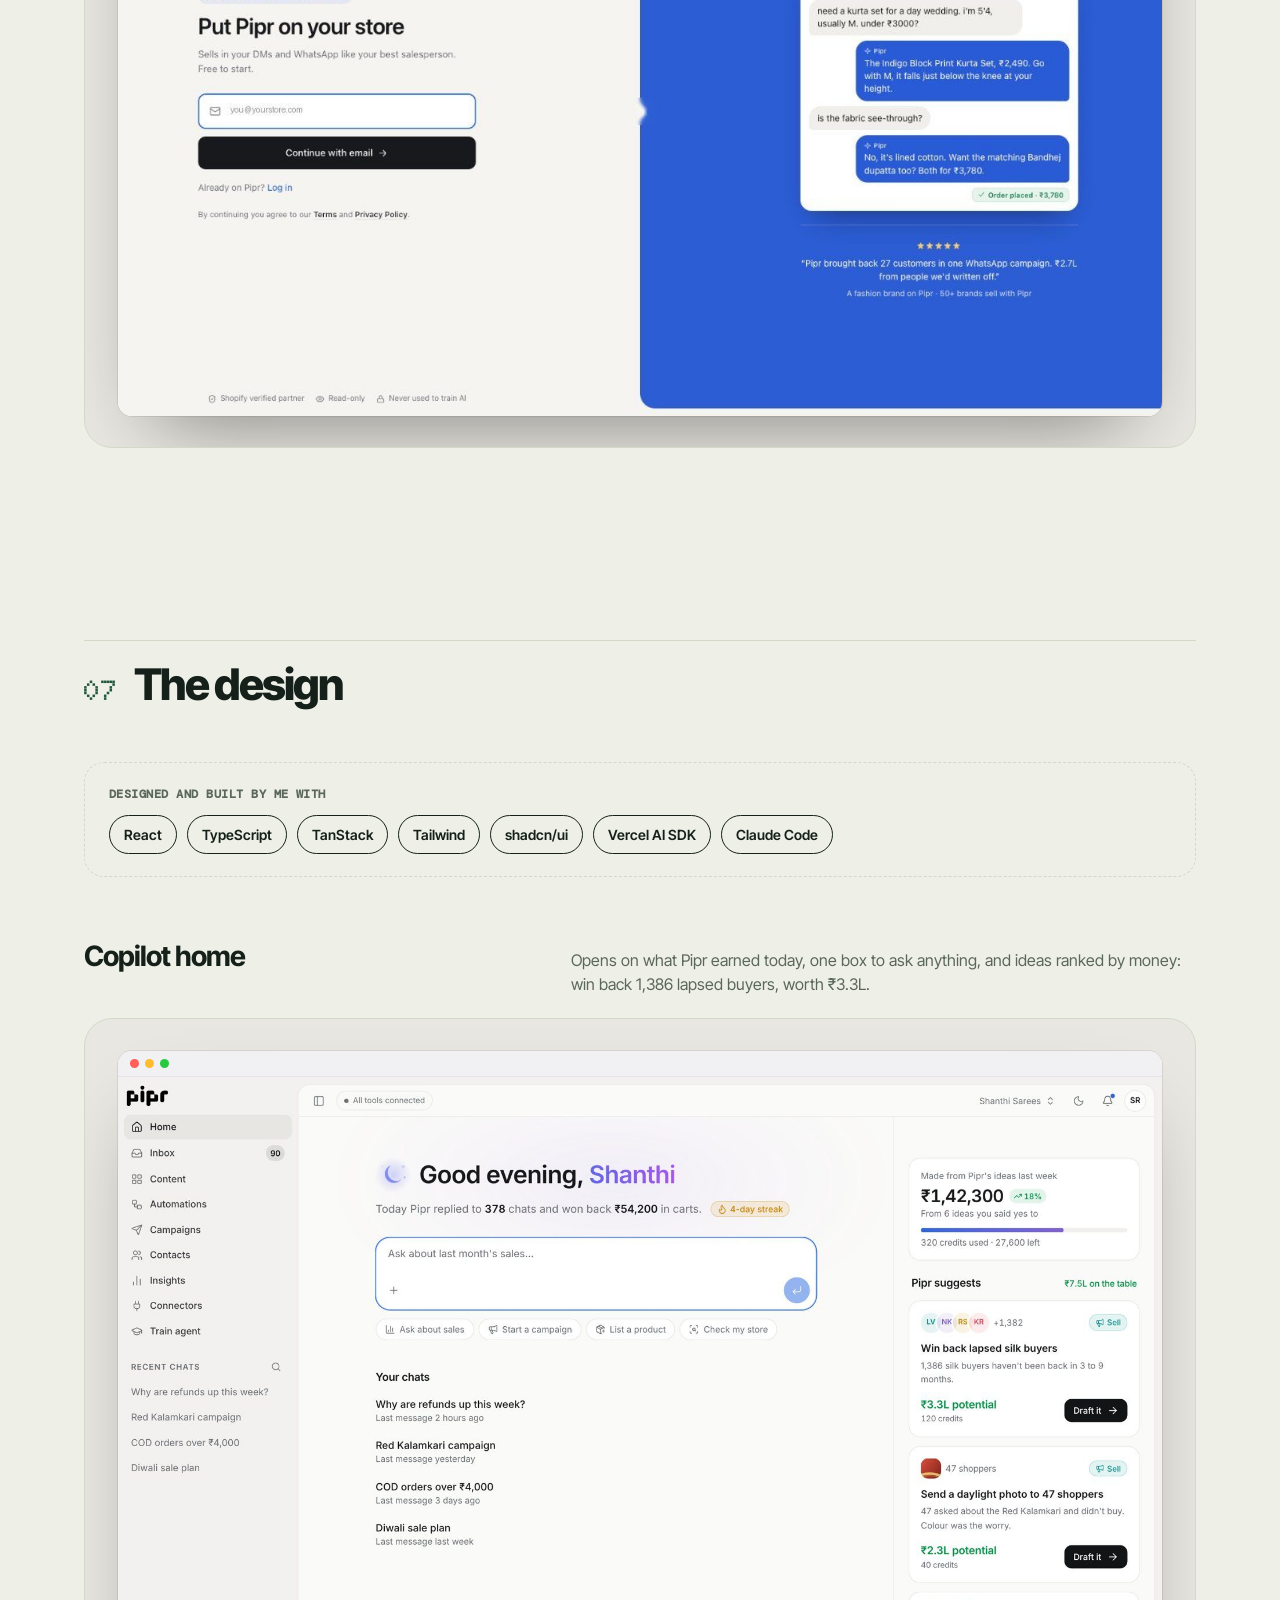
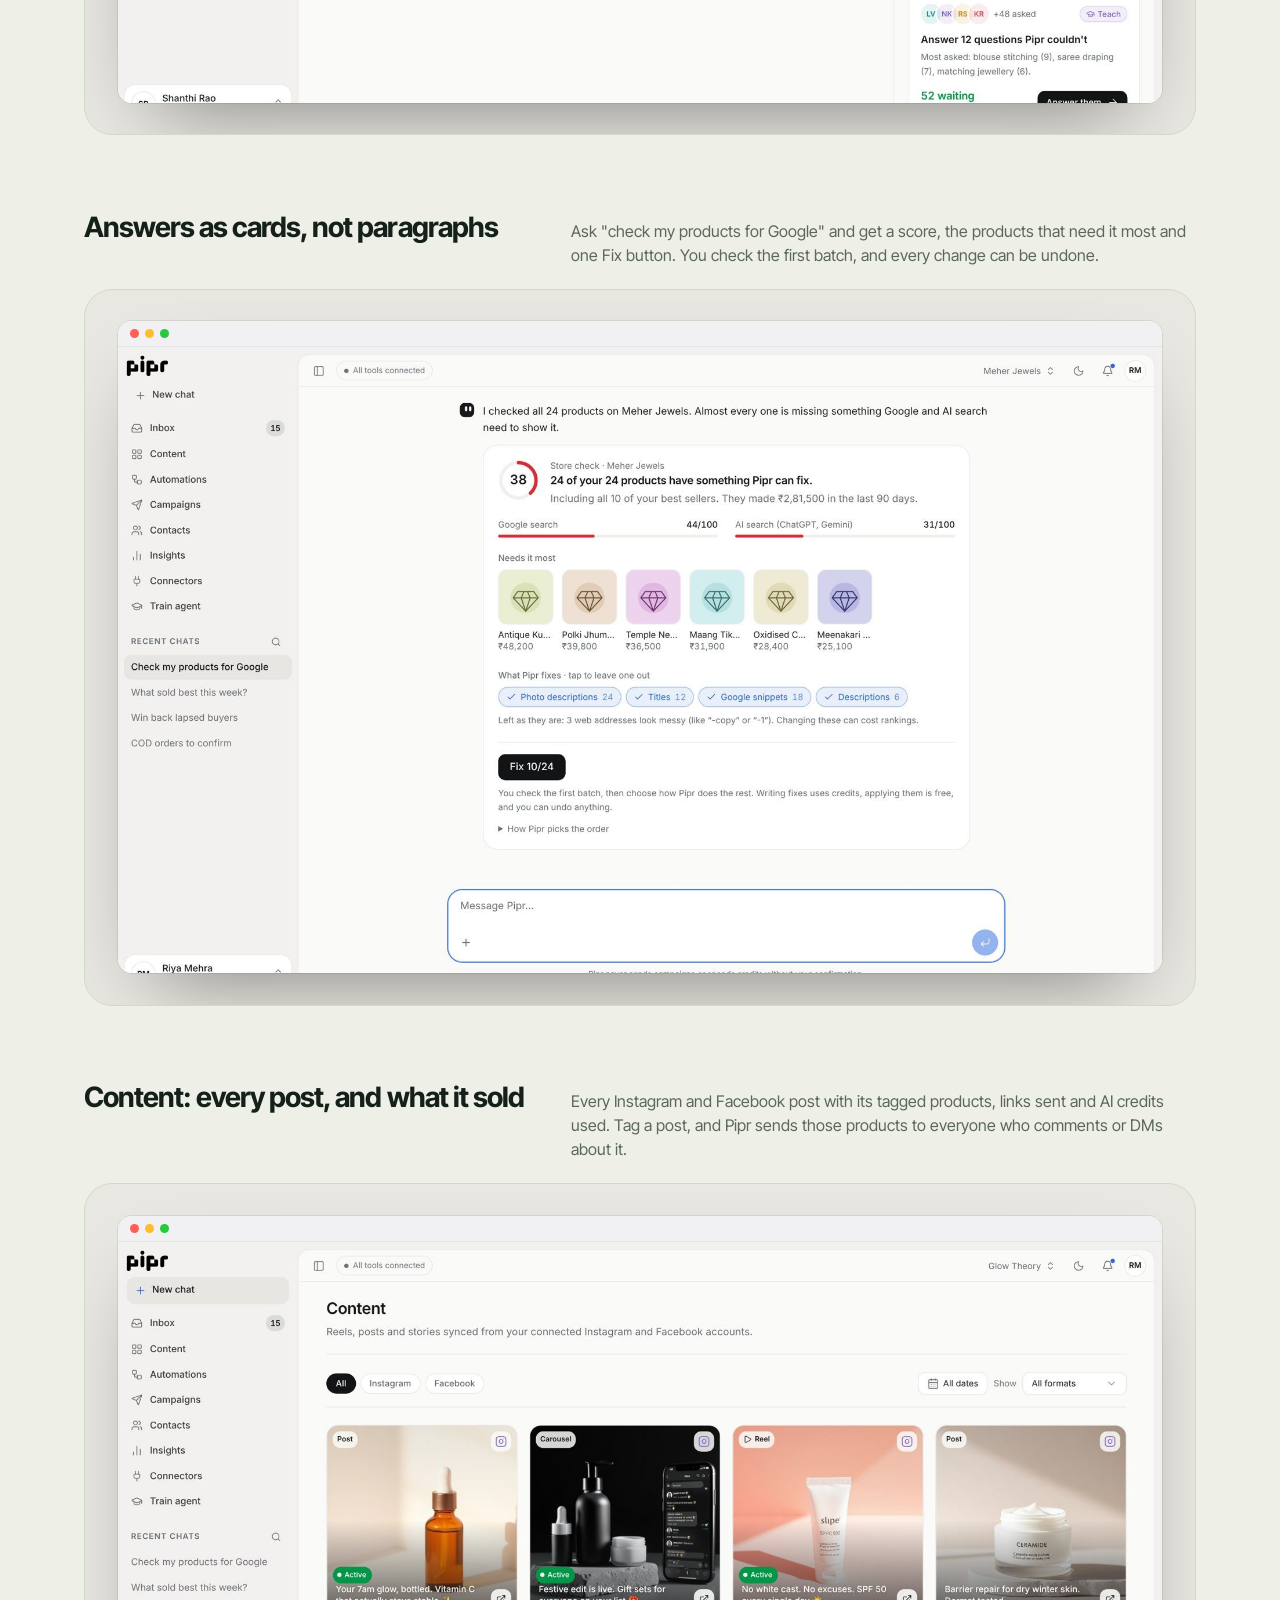
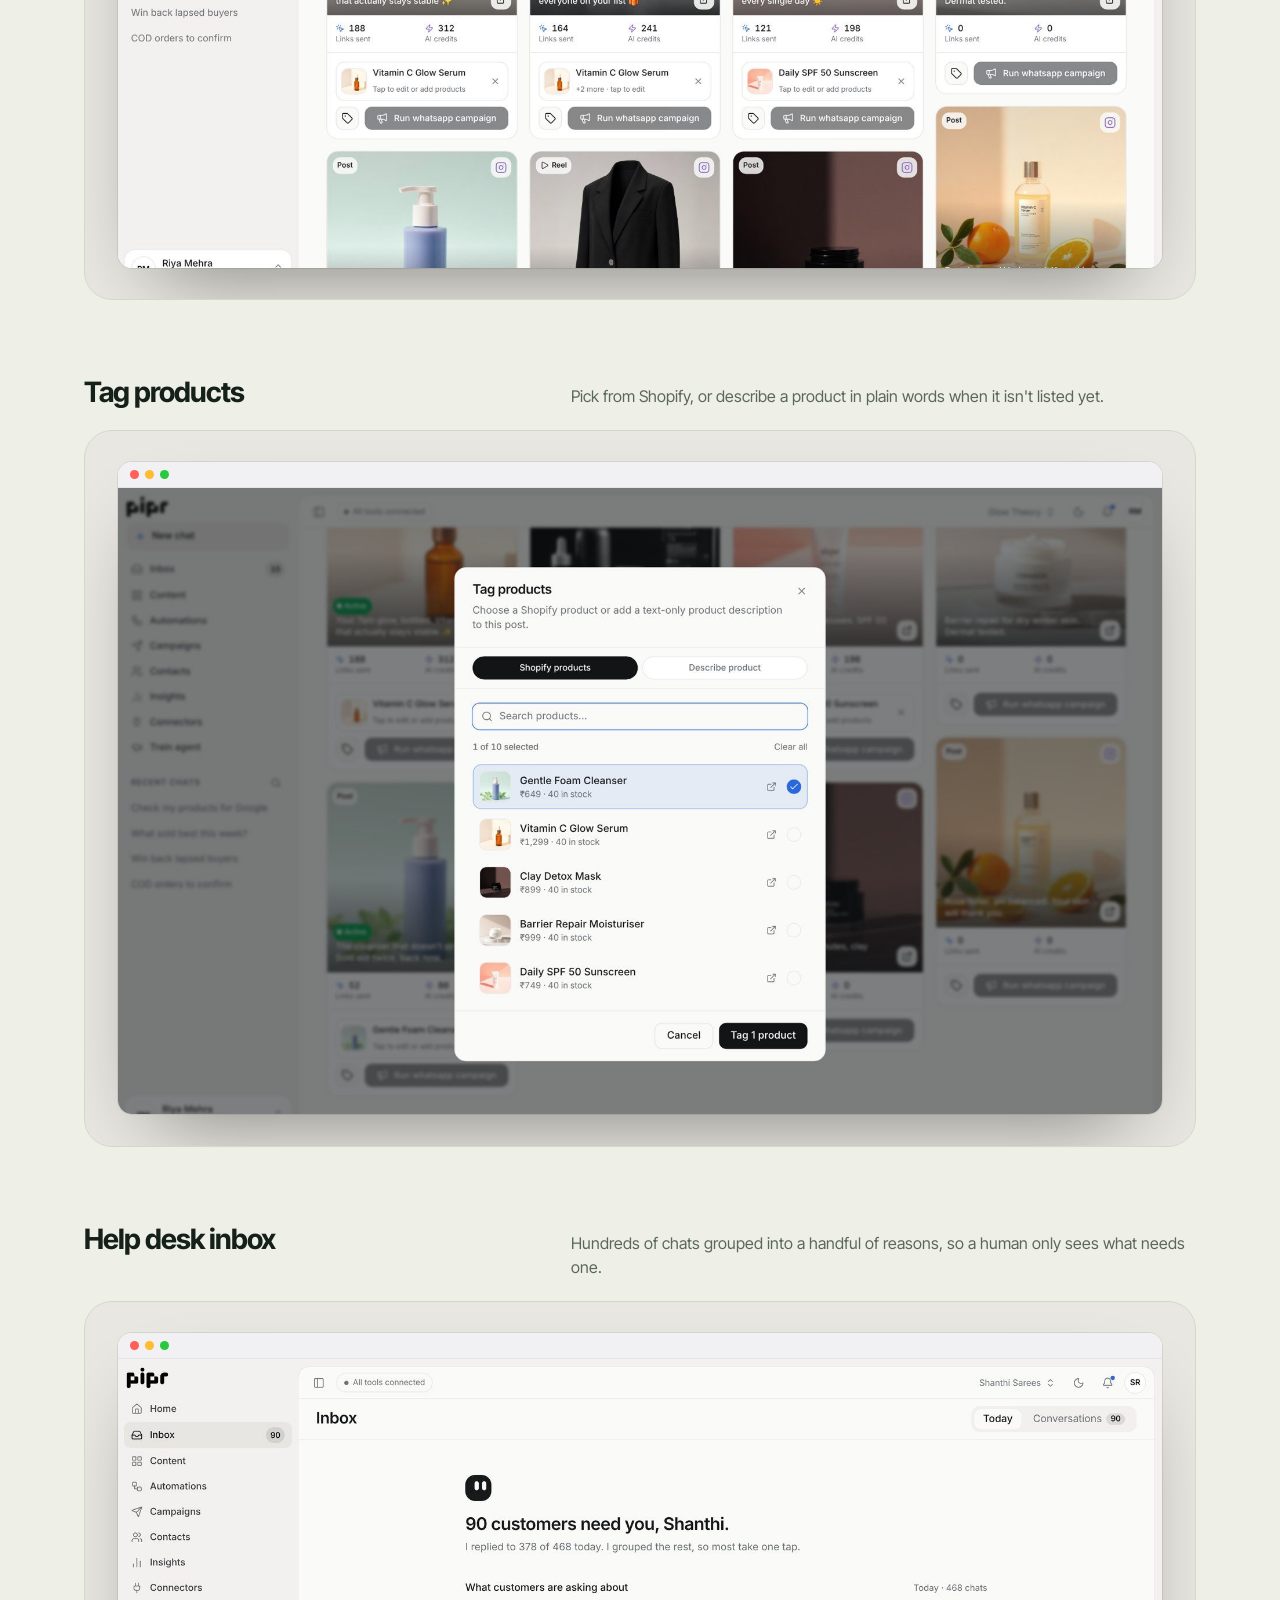
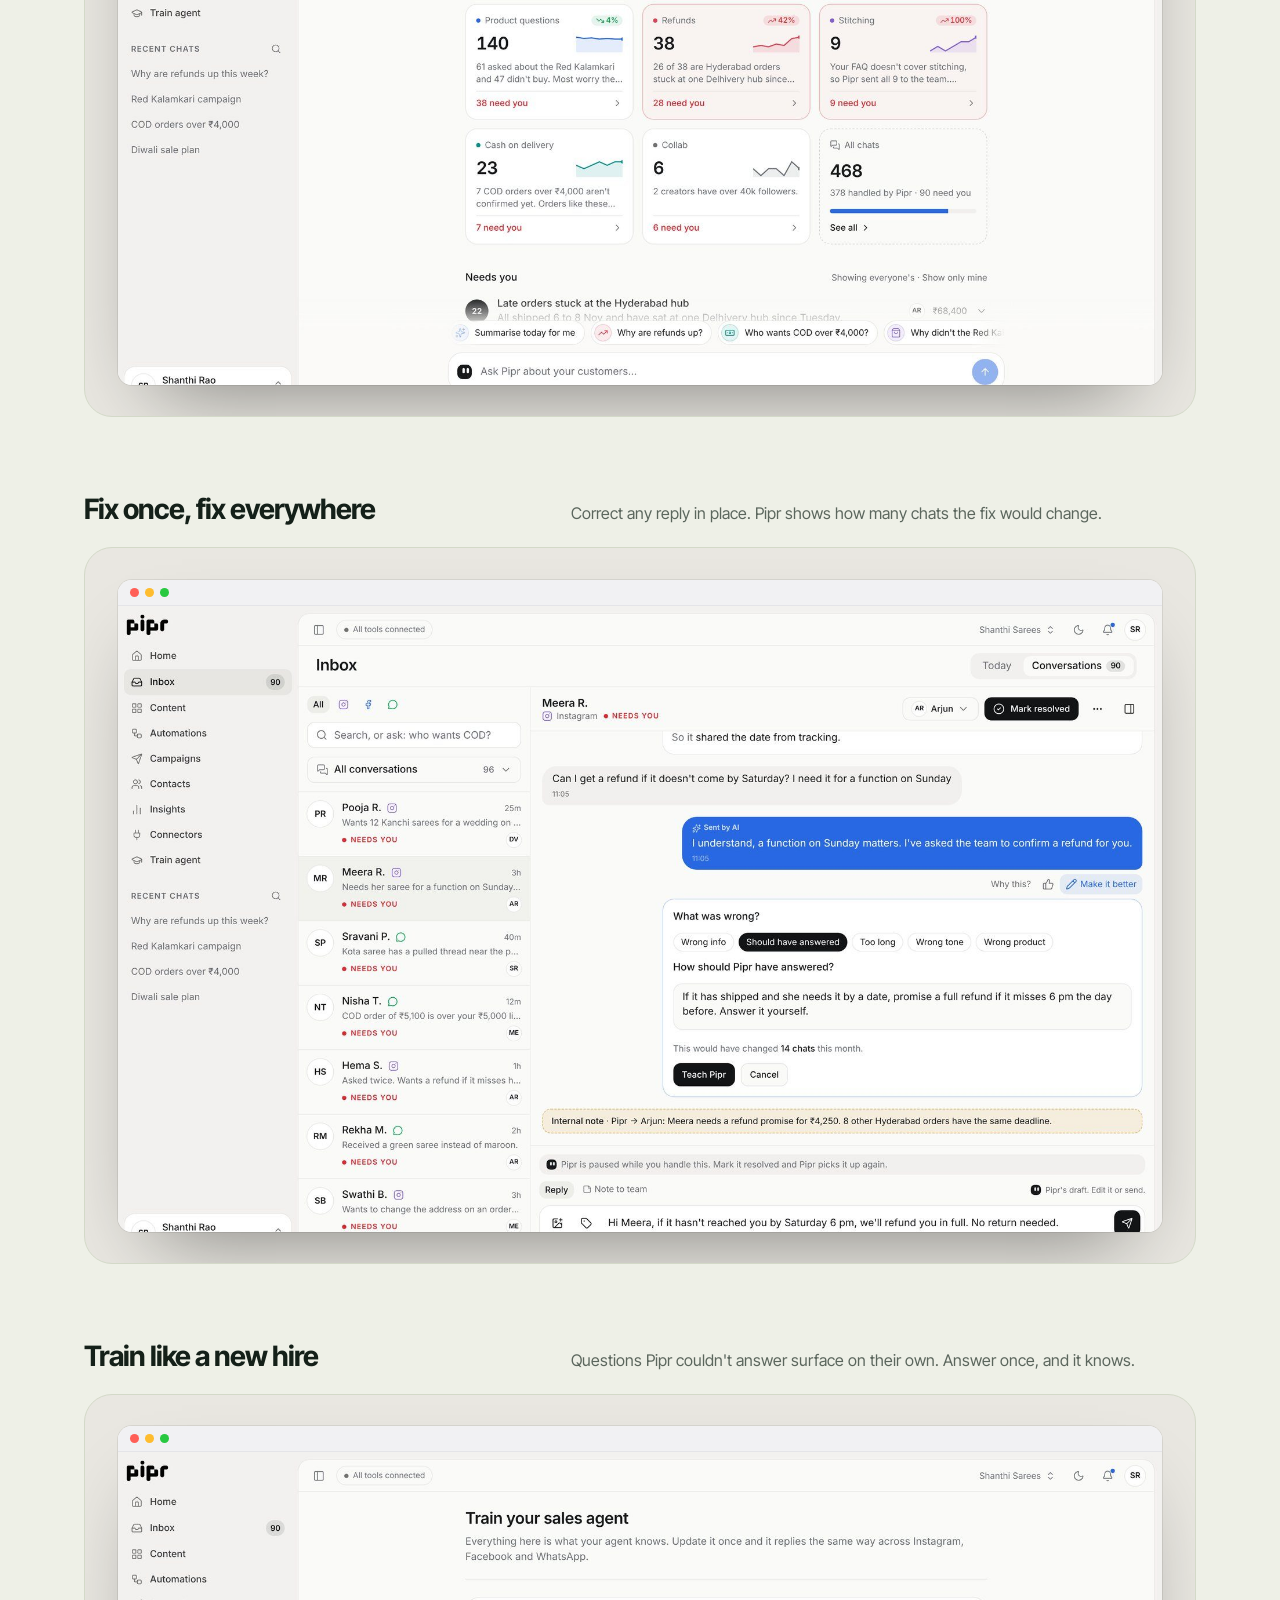
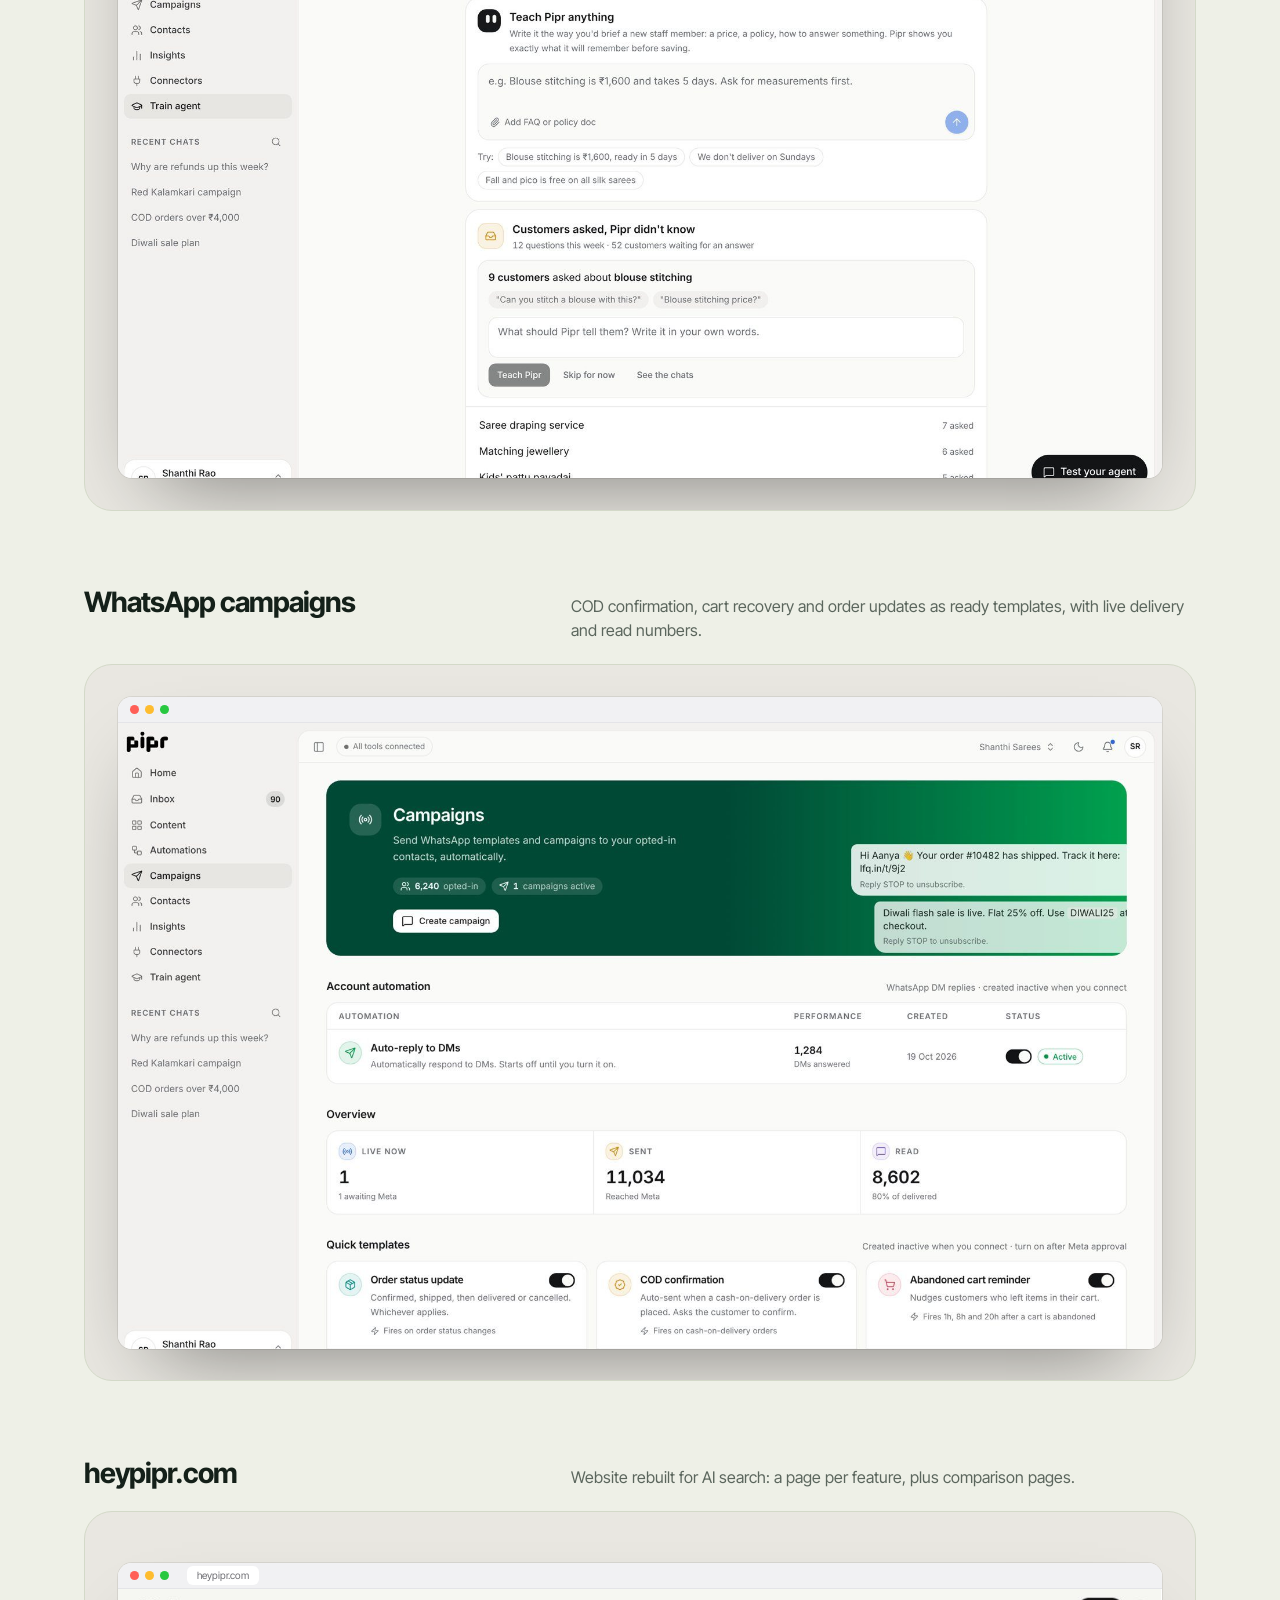
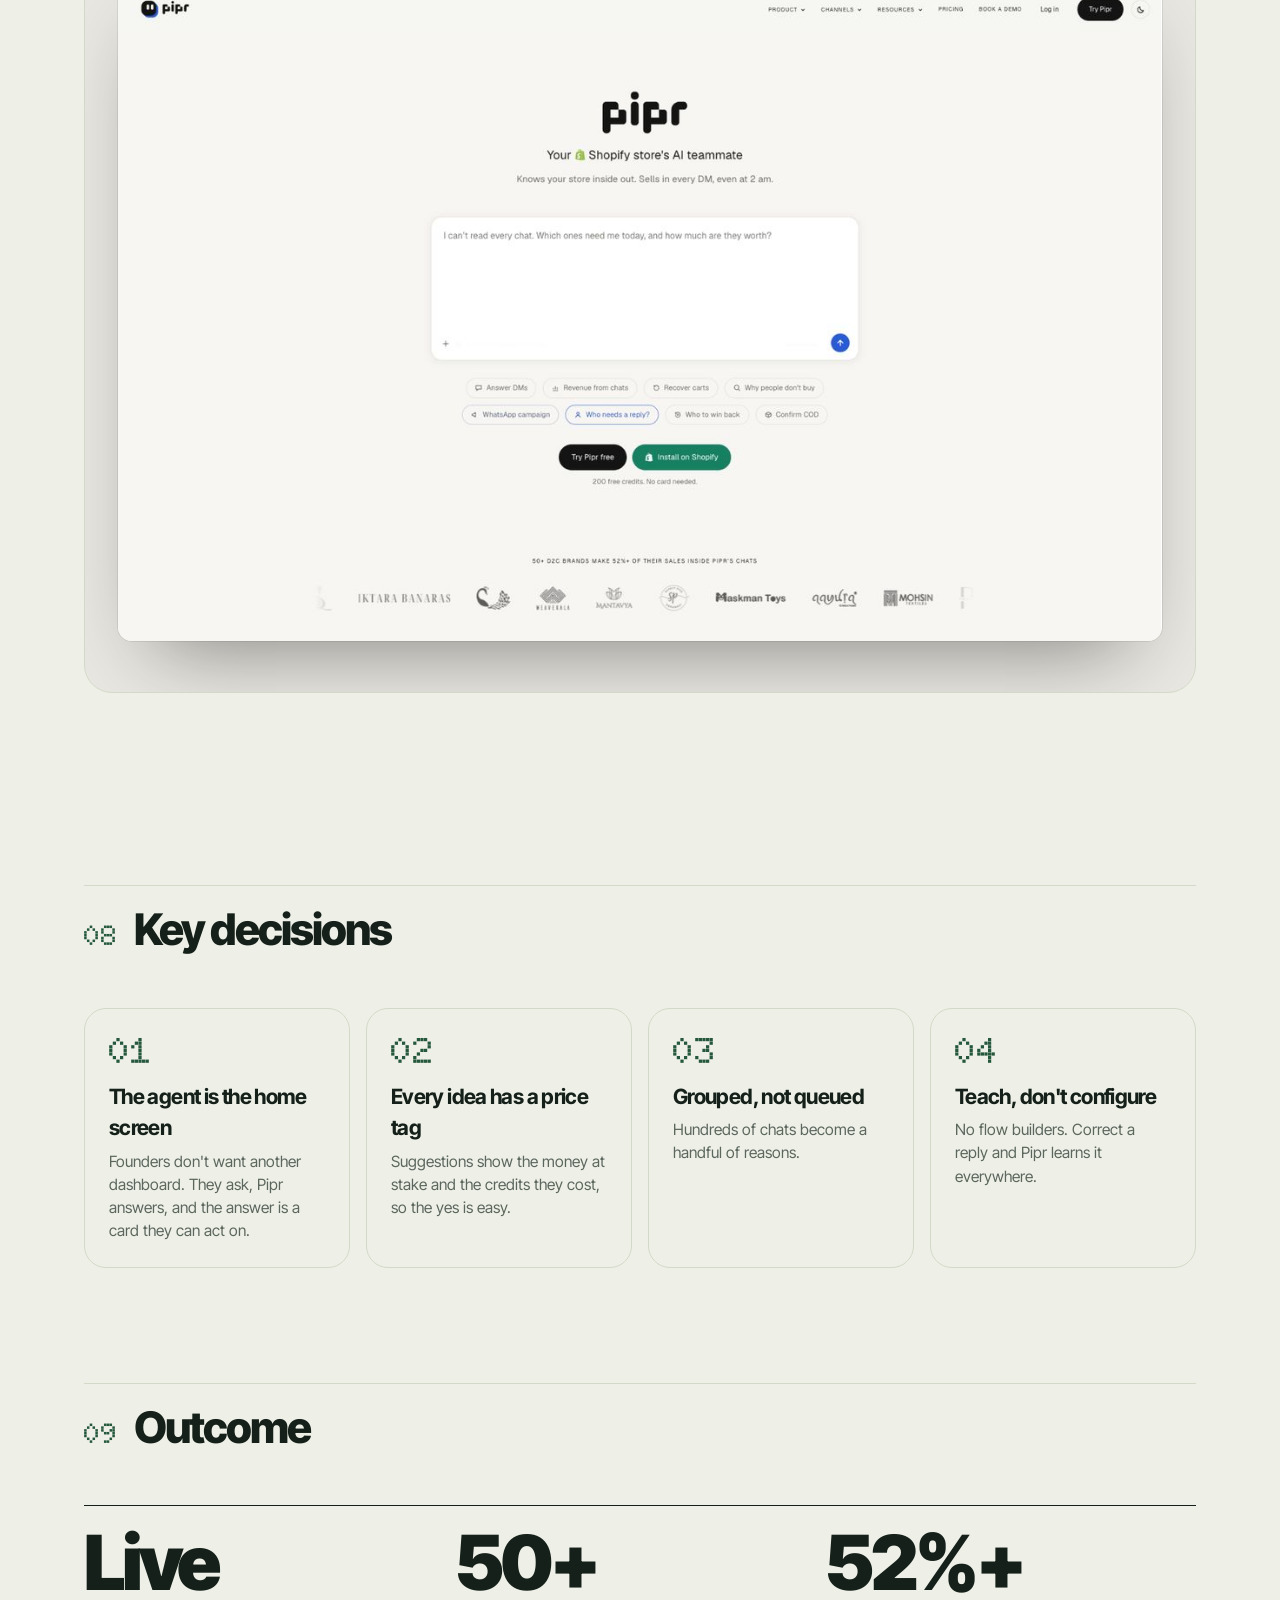
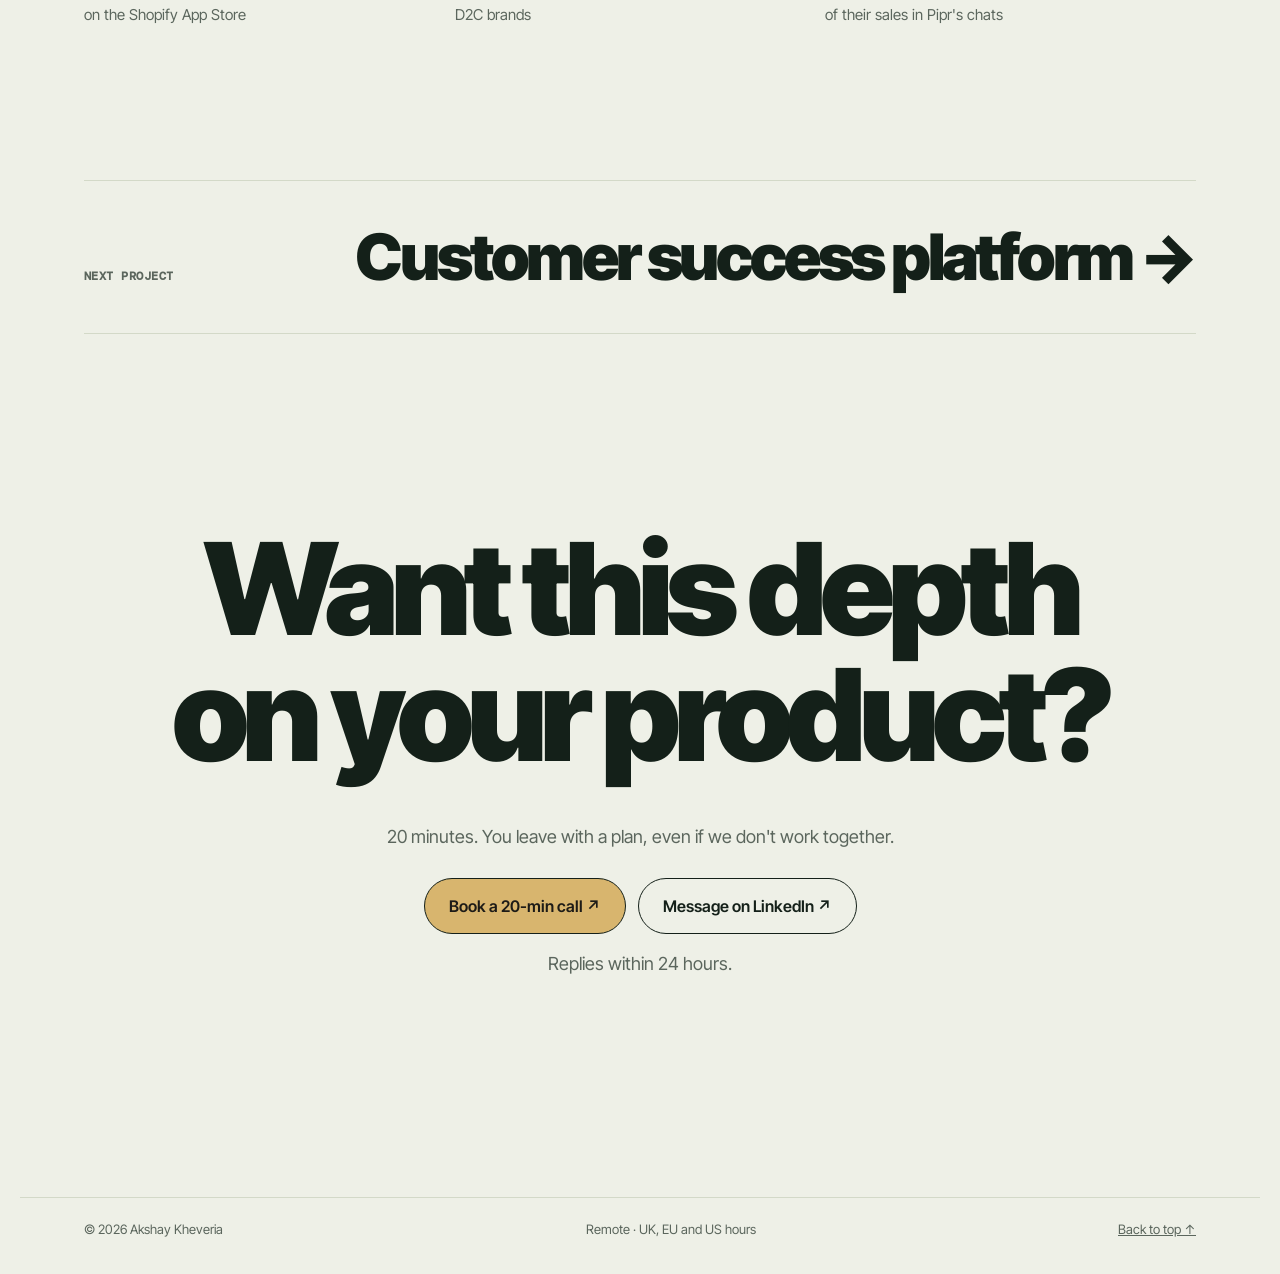
<file: pipr.html>
<!doctype html><html lang="en"><head><meta charset="utf-8"><meta name="viewport" content="width=device-width,initial-scale=1,viewport-fit=cover"><title>Pipr · Akshay Kheveria</title><link rel="preconnect" href="https://fonts.googleapis.com"><link href="https://fonts.googleapis.com/css2?family=Doto:wght@700;900&family=Homemade+Apple&family=DM+Mono:wght@400;500&family=Inter+Tight:ital,wght@0,400;0,500;0,600;0,700;0,800;0,900;1,400&display=swap" rel="stylesheet"><link rel="stylesheet" href="site.css"><meta name="description" content="Akshay Kheveria, senior product designer. Research, design, frontend and launch films for startups in the UK, Australia and India."><link rel="canonical" href="https://akheveria.com/pipr"><meta property="og:type" content="website"><meta property="og:title" content="Pipr · Akshay Kheveria"><meta property="og:description" content="Akshay Kheveria, senior product designer. Research, design, frontend and launch films for startups in the UK, Australia and India."><meta property="og:url" content="https://akheveria.com/pipr"><meta property="og:image" content="https://akheveria.com/og.jpg"><meta name="twitter:card" content="summary_large_image"><meta name="theme-color" content="#eef0e7"><link rel="icon" href="/favicon.svg" type="image/svg+xml"><link rel="preload" as="image" href="img/p_home2.jpg" fetchpriority="high"></head><body><nav><div class="wrap"><a class="brand" href="index.html">Akshay Kheveria</a><div class="links"><a href="projects.html">Projects</a><a href="index.html#about">About</a><a href="index.html#words">Reviews</a><a href="index.html#offers">Pricing</a></div><a class="navcta" href="https://cal.com/akshay-kheveria-bcy8pf/design-call" target="_blank" rel="noopener">Book a call</a></div></nav>
<main id="top">
<header class="chead wrap"><a class="back" href="projects.html">← All projects</a><span class="eye">Founding designer · AI · 2026</span><h1>Pipr</h1><p class="lead">A copilot that runs the store and a help desk that sells, for Shopify brands.</p>
  <div class="cmeta"><div><small>Role</small>Founding UX strategist and designer. Product, frontend, launch</div><div><small>Timeline</small>Apr 2026 to now</div><div><small>Team</small>Me and a CTO</div><div><small>Platforms</small>Web app, Shopify app, website</div></div><div class="clinks"><a class="btn ghost" href="https://heypipr.com" target="_blank" rel="noopener">heypipr.com ↗</a><a class="btn ghost" href="https://apps.shopify.com/linkfliq-ai" target="_blank" rel="noopener">Shopify App Store ↗</a></div></header>
<div class="wrap"><div class="cvis v-br" style="background:linear-gradient(160deg,#efeeea,#d9d7d0)"><span class="badge">Live on the Shopify App Store</span><div class="br"><div class="bb"><i></i><i></i><i></i><span>app.heypipr.com</span></div><div class="bv xf" style="background:#eceae4 url([data-uri]) top/cover"><img src="img/p_home2.jpg" alt="Pipr copilot home" fetchpriority="high" decoding="async"><img src="img/p_audit.jpg" alt="Pipr store check" loading="lazy" decoding="async"><img src="img/p_content.jpg" alt="Pipr content tab" loading="lazy" decoding="async"><img src="img/p_inbox.jpg" alt="Pipr inbox" loading="lazy" decoding="async"></div></div></div></div>
<div class="wrap"><div class="cnums"><div><b>50+</b><span>D2C brands live</span></div><div><b>52%+</b><span>of their sales close in Pipr chats</span></div><div><b>4</b><span>tools in one: Shopify, Instagram, WhatsApp, Facebook</span></div><div><b>1</b><span>designer who also ships the frontend</span></div></div><nav class="toc" aria-label="On this page"><a href="#context">Context</a><a href="#problem">The problem</a><a href="#research">Research</a><a href="#personas">Who it&#x27;s for</a><a href="#principles">Design principles</a><a href="#direction">Structure and direction</a><a href="#design">The design</a><a href="#decisions">Key decisions</a><a href="#outcome">Outcome</a></nav></div>
<section class="wrap cs" id="context"><div class="cs-h"><span class="cs-n">01</span><h2 class="ch">Context</h2></div><p class="body xl">Pipr is a Shopify store&#x27;s AI teammate. A copilot you can ask anything about the business, which spots what to fix and drafts the work. And a help desk that answers every DM on Instagram, WhatsApp and Facebook from the live store, and sells while it does. I lead product and design, build the frontend and make the launch films.</p></section><section class="wrap cs" id="problem"><div class="cs-h"><span class="cs-n">02</span><h2 class="ch">The problem</h2></div><p class="body xl">A D2C founder runs the store across Shopify, three DM inboxes, a WhatsApp tool and a spreadsheet. Hundreds of chats a day, most at night when the team is offline. The best signal about what sells is buried in those chats, and dashboards only show what already happened.</p></section><section class="wrap cs" id="research"><div class="cs-h"><span class="cs-n">03</span><h2 class="ch">Research</h2></div><h3 class="sub3">How</h3><div class="chips"><span>Calls with D2C founders</span><span>Real DM threads from live stores</span><span>Teardown of chatbot builders and AI help desks</span><span>Shopify, Meta and WhatsApp API limits</span></div><h3 class="sub3">What we learned</h3><div class="insg"><div class="ins"><span class="k">Insight 01</span><h4>Support chats sell</h4><p>Over half of sales for brands on Pipr close inside conversations.</p></div><div class="ins"><span class="k">Insight 02</span><h4>The night shift</h4><p>Shoppers message most after the team logs off.</p></div><div class="ins"><span class="k">Insight 03</span><h4>Answers, not dashboards</h4><p>Founders ask in plain words: what sold, who stopped buying, why refunds are up.</p></div><div class="ins"><span class="k">Insight 04</span><h4>Trust is the product</h4><p>Nobody lets AI send a campaign or edit a listing without seeing it first.</p></div></div></section><section class="wrap cs" id="personas"><div class="cs-h"><span class="cs-n">04</span><h2 class="ch">Who it&#x27;s for</h2></div><div class="persg"><div class="pers"><div class="av">F</div><h4>The founder</h4><p>Runs a 10 to 50 person brand from Shopify and WhatsApp. Wants growth without hiring.</p></div><div class="pers"><div class="av">S</div><h4>The support lead</h4><p>Handles hundreds of chats a day. Needs to know which ones need a human.</p></div></div></section><section class="wrap cs" id="principles"><div class="cs-h"><span class="cs-n">05</span><h2 class="ch">Design principles</h2></div><div class="prg"><div class="prn"><span class="n">01</span><h4>Chat-first</h4><p>The home screen is the agent. Every other screen shows what it did.</p></div><div class="prn"><span class="n">02</span><h4>Confirm before act</h4><p>Nothing is sent, listed or charged without a click on a card.</p></div><div class="prn"><span class="n">03</span><h4>Connect, then reveal</h4><p>No hollow charts. Screens wait for real data.</p></div><div class="prn"><span class="n">04</span><h4>One design language</h4><p>One tab, one dialog, one stat card, one product picker.</p></div><div class="prn"><span class="n">05</span><h4>Restrained colour</h4><p>Neutral surfaces. Colour only when it carries meaning.</p></div><div class="prn"><span class="n">06</span><h4>Mobile-native</h4><p>The inbox folds into list, then thread, on a phone.</p></div></div></section><section class="wrap cs" id="direction"><div class="cs-h"><span class="cs-n">06</span><h2 class="ch">Structure and direction</h2></div><div class="pstep"><div class="pt"><h4>Onboarding</h4><p>Four steps, Shopify first. The right side sells while you sign up: a real DM thread ending in an order.</p></div><div class="cvis v-br" style="background:#e9e7e1"><div class="br"><div class="bb"><i></i><i></i><i></i></div><div class="bv"><img src="img/p_signup.jpg" alt="Pipr signup" loading="lazy"></div></div></div></div></section><section class="wrap cs" id="design"><div class="cs-h"><span class="cs-n">07</span><h2 class="ch">The design</h2></div><div class="built"><span class="eye">Designed and built by me with</span><div class="chips"><span>React</span><span>TypeScript</span><span>TanStack</span><span>Tailwind</span><span>shadcn/ui</span><span>Vercel AI SDK</span><span>Claude Code</span></div></div><div class="pstep"><div class="pt"><h4>Copilot home</h4><p>Opens on what Pipr earned today, one box to ask anything, and ideas ranked by money: win back 1,386 lapsed buyers, worth ₹3.3L.</p></div><div class="cvis v-br" style="background:#e9e7e1"><div class="br"><div class="bb"><i></i><i></i><i></i></div><div class="bv"><img src="img/p_home2.jpg" alt="Pipr copilot home" loading="lazy"></div></div></div></div><div class="pstep"><div class="pt"><h4>Answers as cards, not paragraphs</h4><p>Ask &quot;check my products for Google&quot; and get a score, the products that need it most and one Fix button. You check the first batch, and every change can be undone.</p></div><div class="cvis v-br" style="background:#e9e7e1"><div class="br"><div class="bb"><i></i><i></i><i></i></div><div class="bv"><img src="img/p_audit.jpg" alt="Store check card" loading="lazy"></div></div></div></div><div class="pstep"><div class="pt"><h4>Content: every post, and what it sold</h4><p>Every Instagram and Facebook post with its tagged products, links sent and AI credits used. Tag a post, and Pipr sends those products to everyone who comments or DMs about it.</p></div><div class="cvis v-br" style="background:#e9e7e1"><div class="br"><div class="bb"><i></i><i></i><i></i></div><div class="bv"><img src="img/p_content.jpg" alt="Content tab" loading="lazy"></div></div></div></div><div class="pstep"><div class="pt"><h4>Tag products</h4><p>Pick from Shopify, or describe a product in plain words when it isn&#x27;t listed yet.</p></div><div class="cvis v-br" style="background:#e9e7e1"><div class="br"><div class="bb"><i></i><i></i><i></i></div><div class="bv"><img src="img/p_tag.jpg" alt="Tag products dialog" loading="lazy"></div></div></div></div><div class="pstep"><div class="pt"><h4>Help desk inbox</h4><p>Hundreds of chats grouped into a handful of reasons, so a human only sees what needs one.</p></div><div class="cvis v-br" style="background:#e9e7e1"><div class="br"><div class="bb"><i></i><i></i><i></i></div><div class="bv"><img src="img/p_inbox.jpg" alt="Inbox" loading="lazy"></div></div></div></div><div class="pstep"><div class="pt"><h4>Fix once, fix everywhere</h4><p>Correct any reply in place. Pipr shows how many chats the fix would change.</p></div><div class="cvis v-br" style="background:#e9e7e1"><div class="br"><div class="bb"><i></i><i></i><i></i></div><div class="bv"><img src="img/p_conv.jpg" alt="Conversation" loading="lazy"></div></div></div></div><div class="pstep"><div class="pt"><h4>Train like a new hire</h4><p>Questions Pipr couldn&#x27;t answer surface on their own. Answer once, and it knows.</p></div><div class="cvis v-br" style="background:#e9e7e1"><div class="br"><div class="bb"><i></i><i></i><i></i></div><div class="bv"><img src="img/p_train.jpg" alt="Train agent" loading="lazy"></div></div></div></div><div class="pstep"><div class="pt"><h4>WhatsApp campaigns</h4><p>COD confirmation, cart recovery and order updates as ready templates, with live delivery and read numbers.</p></div><div class="cvis v-br" style="background:#e9e7e1"><div class="br"><div class="bb"><i></i><i></i><i></i></div><div class="bv"><img src="img/p_camp.jpg" alt="Campaigns" loading="lazy"></div></div></div></div><div class="pstep"><div class="pt"><h4>heypipr.com</h4><p>Website rebuilt for AI search: a page per feature, plus comparison pages.</p></div><div class="cvis v-br v-web" style="background:#e9e7e1"><div class="br"><div class="bb"><i></i><i></i><i></i><span>heypipr.com</span></div><div class="bv ws"><img src="img/p_scroll.jpg" alt="heypipr.com website, scrolling" loading="lazy"></div></div></div></div></section><section class="wrap cs" id="decisions"><div class="cs-h"><span class="cs-n">08</span><h2 class="ch">Key decisions</h2></div><div class="decs"><div class="dc"><span class="n">01</span><h4>The agent is the home screen</h4><p>Founders don&#x27;t want another dashboard. They ask, Pipr answers, and the answer is a card they can act on.</p></div><div class="dc"><span class="n">02</span><h4>Every idea has a price tag</h4><p>Suggestions show the money at stake and the credits they cost, so the yes is easy.</p></div><div class="dc"><span class="n">03</span><h4>Grouped, not queued</h4><p>Hundreds of chats become a handful of reasons.</p></div><div class="dc"><span class="n">04</span><h4>Teach, don&#x27;t configure</h4><p>No flow builders. Correct a reply and Pipr learns it everywhere.</p></div></div></section><section class="wrap cs" id="outcome"><div class="cs-h"><span class="cs-n">09</span><h2 class="ch">Outcome</h2></div><div class="outs"><div><b>Live</b><span>on the Shopify App Store</span></div><div><b>50+</b><span>D2C brands</span></div><div><b>52%+</b><span>of their sales in Pipr&#x27;s chats</span></div></div></section>
<section class="wrap nextp"><a href="saas-dashboard.html"><small>Next project</small><span>Customer success platform →</span></a></section>
<section class="cta wrap" id="contact"><h2>Want this depth<br>on your product?</h2><p>20 minutes. You leave with a plan, even if we don't work together.</p><div class="row"><a class="btn" href="https://cal.com/akshay-kheveria-bcy8pf/design-call" target="_blank" rel="noopener">Book a 20-min call ↗</a><a class="btn ghost" href="https://www.linkedin.com/in/akheveria/" target="_blank" rel="noopener">Message on LinkedIn ↗</a></div><p class="note">Replies within 24 hours.</p></section>
</main><footer><div class="wrap"><span>© 2026 Akshay Kheveria</span><span>Remote · UK, EU and US hours</span><a href="#top">Back to top ↑</a></div></footer><div class="dock" id="dock"><span class="dk-t"><span class="live"></span><span><b>Open to work · Remote</b><small>Taking 2 projects right now</small></span></span><a class="dk-b" href="https://cal.com/akshay-kheveria-bcy8pf/design-call" target="_blank" rel="noopener">Book a call <span aria-hidden="true">→</span></a></div><script>(()=>{const d=document.getElementById('dock');if(!d)return;const c=document.getElementById('contact');let cv=false;const u=()=>{d.classList.toggle('on',scrollY>window.innerHeight*.35&&!cv)};if(c)new IntersectionObserver(e=>{cv=e[0].isIntersecting;u()},{threshold:.15}).observe(c);addEventListener('scroll',u,{passive:true});u()})()</script></body></html>
</file>
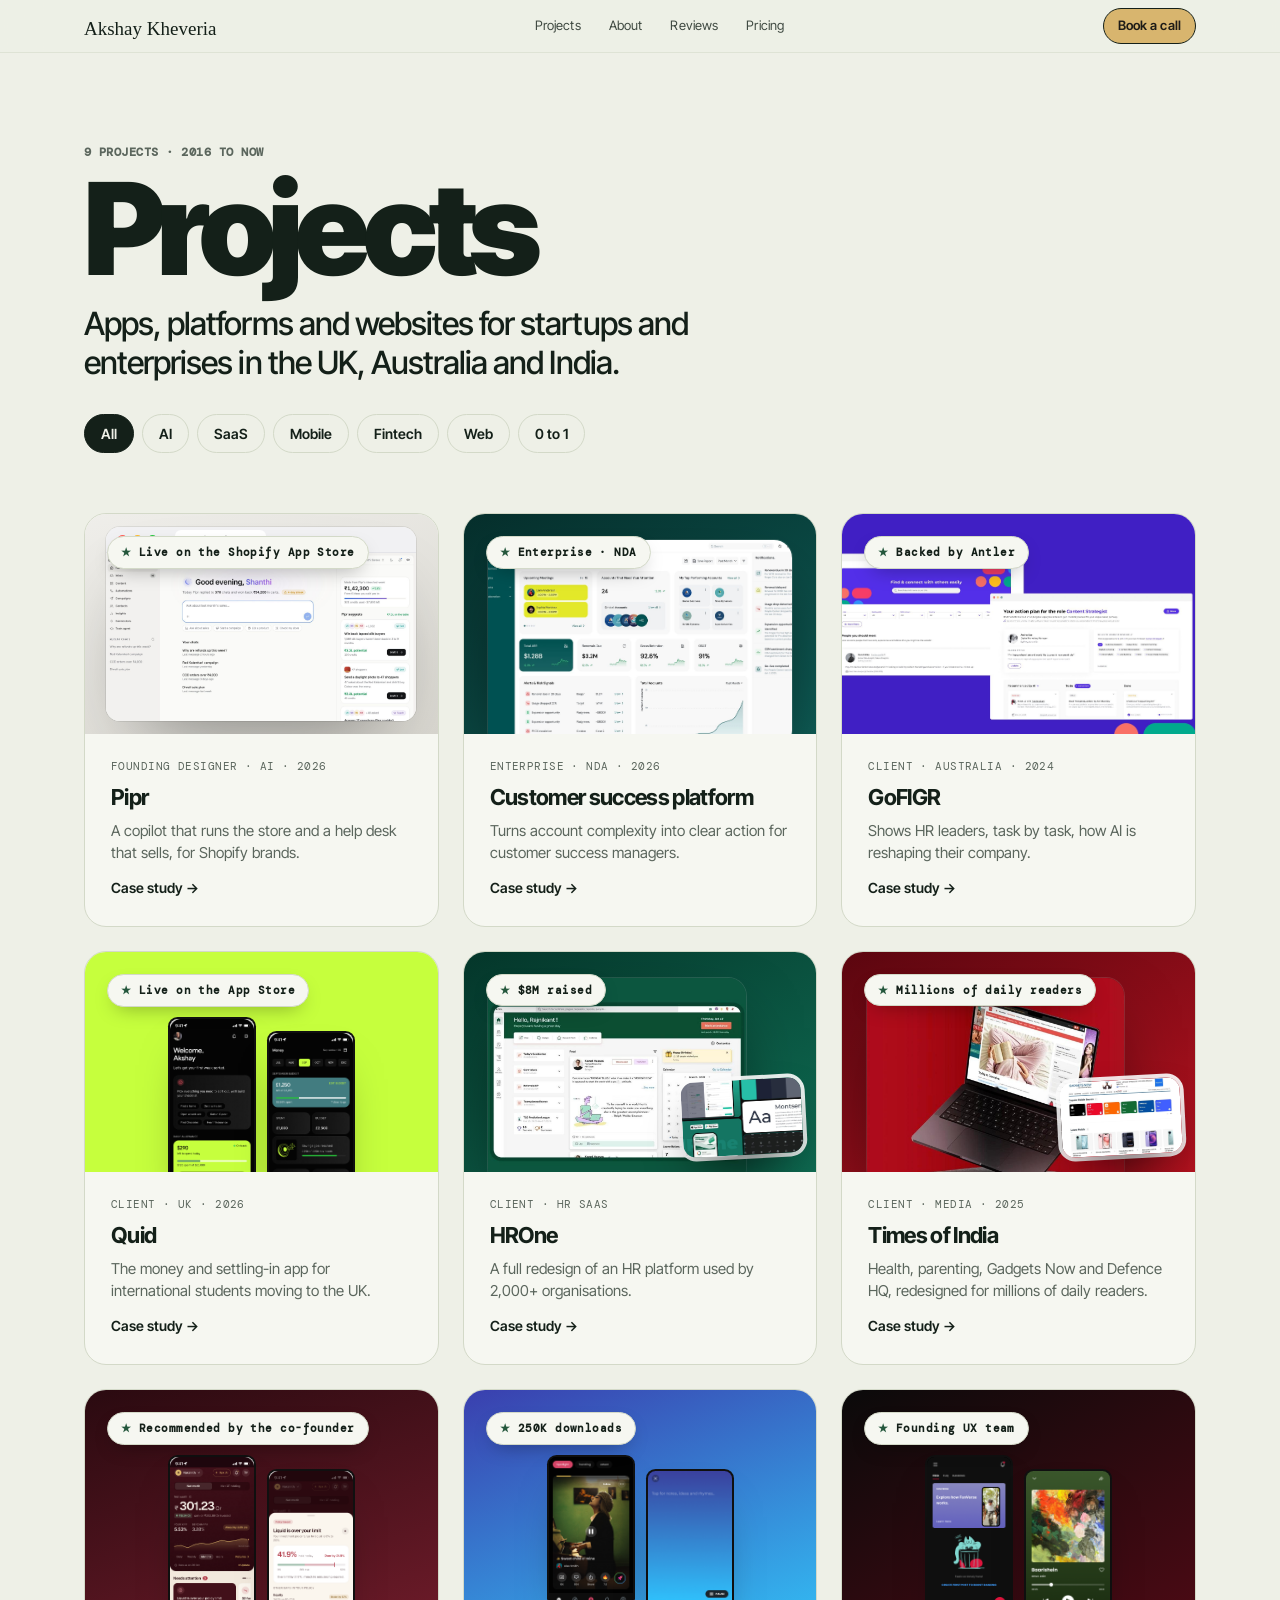
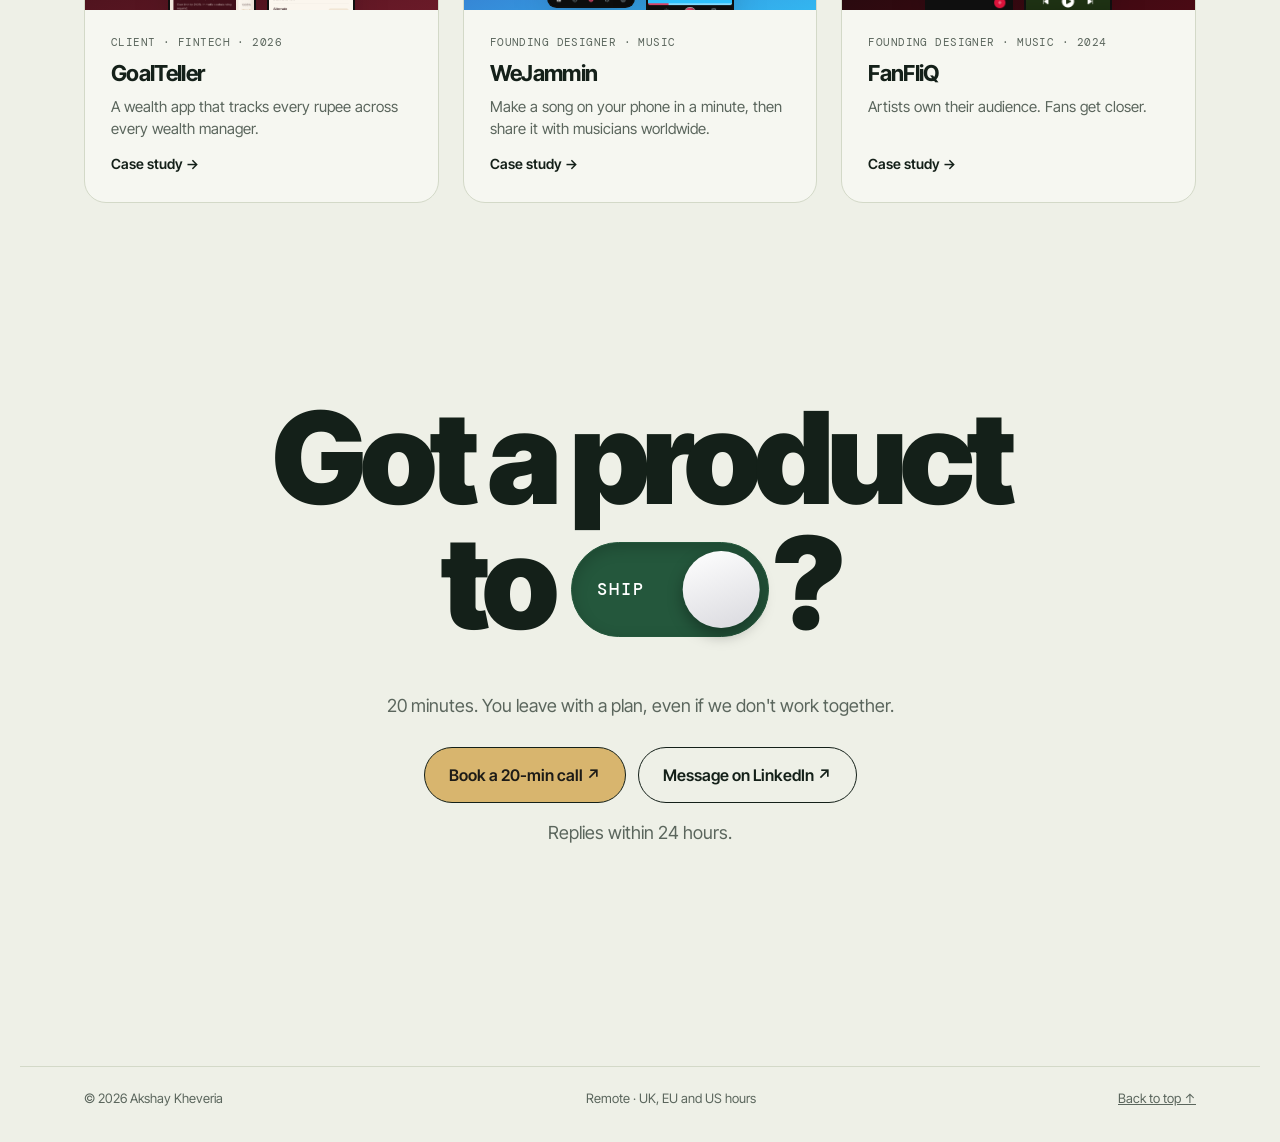
<file: projects.html>
<!doctype html><html lang="en"><head><meta charset="utf-8"><meta name="viewport" content="width=device-width,initial-scale=1,viewport-fit=cover"><title>Projects · Akshay Kheveria</title><link rel="preconnect" href="https://fonts.googleapis.com"><link href="https://fonts.googleapis.com/css2?family=Doto:wght@700;900&family=Homemade+Apple&family=DM+Mono:wght@400;500&family=Inter+Tight:ital,wght@0,400;0,500;0,600;0,700;0,800;0,900;1,400&display=swap" rel="stylesheet"><link rel="stylesheet" href="site.css"><meta name="description" content="Akshay Kheveria, senior product designer. Research, design, frontend and launch films for startups in the UK, Australia and India."><link rel="canonical" href="https://akheveria.com/projects"><meta property="og:type" content="website"><meta property="og:title" content="Projects · Akshay Kheveria"><meta property="og:description" content="Akshay Kheveria, senior product designer. Research, design, frontend and launch films for startups in the UK, Australia and India."><meta property="og:url" content="https://akheveria.com/projects"><meta property="og:image" content="https://akheveria.com/og.jpg"><meta name="twitter:card" content="summary_large_image"><meta name="theme-color" content="#eef0e7"><link rel="icon" href="/favicon.svg" type="image/svg+xml"><link rel="preload" as="image" href="img/p_home2.jpg" fetchpriority="high"></head><body><nav><div class="wrap"><a class="brand" href="index.html">Akshay Kheveria</a><div class="links"><a href="projects.html">Projects</a><a href="index.html#about">About</a><a href="index.html#words">Reviews</a><a href="index.html#offers">Pricing</a></div><a class="navcta" href="https://cal.com/akshay-kheveria-bcy8pf/design-call" target="_blank" rel="noopener">Book a call</a></div></nav>
<main id="top"><header class="chead wrap"><span class="eye">9 projects · 2016 to now</span><h1>Projects</h1><p class="lead">Apps, platforms and websites for startups and enterprises in the UK, Australia and India.</p>
<div class="filters"><button class="fb on" data-f="All">All</button><button class="fb" data-f="AI">AI</button><button class="fb" data-f="SaaS">SaaS</button><button class="fb" data-f="Mobile">Mobile</button><button class="fb" data-f="Fintech">Fintech</button><button class="fb" data-f="Web">Web</button><button class="fb" data-f="0 to 1">0 to 1</button></div></header>
<div class="wrap"><div class="more pgrid"><a class="mcard" data-cat="AI|SaaS|0 to 1" href="pipr.html"><div class="mimg v-br" style="background:linear-gradient(160deg,#efeeea,#d9d7d0)"><span class="badge">Live on the Shopify App Store</span><div class="br"><div class="bb"><i></i><i></i><i></i><span>app.heypipr.com</span></div><div class="bv xf" style="background:#eceae4 url([data-uri]) top/cover"><img src="img/p_home2.jpg" alt="Pipr copilot home" fetchpriority="high" decoding="async"><img src="img/p_audit.jpg" alt="Pipr store check" loading="lazy" decoding="async"><img src="img/p_content.jpg" alt="Pipr content tab" loading="lazy" decoding="async"><img src="img/p_inbox.jpg" alt="Pipr inbox" loading="lazy" decoding="async"></div></div></div><div class="mt"><small>Founding designer · AI · 2026</small><h4>Pipr</h4><p>A copilot that runs the store and a help desk that sells, for Shopify brands.</p><span class="lk">Case study →</span></div></a><a class="mcard" data-cat="SaaS|AI" href="saas-dashboard.html"><div class="mimg v-comp" style="background:linear-gradient(150deg,#062f2c,#0e5a54)"><span class="badge">Enterprise · NDA</span><div class="c1"><img src="img/e_home.jpg" alt="Customer success home" loading="lazy"></div></div><div class="mt"><small>Enterprise · NDA · 2026</small><h4>Customer success platform</h4><p>Turns account complexity into clear action for customer success managers.</p><span class="lk">Case study →</span></div></a><a class="mcard" data-cat="SaaS|AI" href="gofigr.html"><div class="mimg v-img"><span class="badge">Backed by Antler</span><img src="img/gf_hero.jpg" alt="GoFIGR people search and career action plan" loading="lazy"></div><div class="mt"><small>Client · Australia · 2024</small><h4>GoFIGR</h4><p>Shows HR leaders, task by task, how AI is reshaping their company.</p><span class="lk">Case study →</span></div></a><a class="mcard" data-cat="Mobile|Fintech|AI" href="quid.html"><div class="mimg v-ph" style="background:#c6ff3d"><span class="badge">Live on the App Store</span><div class="ph" style="--d:0.0s;aspect-ratio:390/844;--r:0.4621"><img src="img/q_home.png" alt="App screen" loading="lazy"></div><div class="ph" style="--d:0.6s;aspect-ratio:390/844;--r:0.4621"><img src="img/q_money.png" alt="App screen" loading="lazy"></div><div class="ph" style="--d:1.2s;aspect-ratio:390/844;--r:0.4621"><img src="img/q_deals.png" alt="App screen" loading="lazy"></div><div class="ph" style="--d:1.7999999999999998s;aspect-ratio:390/844;--r:0.4621"><img src="img/q_login.png" alt="App screen" loading="lazy"></div></div><div class="mt"><small>Client · UK · 2026</small><h4>Quid</h4><p>The money and settling-in app for international students moving to the UK.</p><span class="lk">Case study →</span></div></a><a class="mcard" data-cat="SaaS|Mobile" href="hrone.html"><div class="mimg v-comp" style="background:linear-gradient(150deg,#05372b,#0f6b52)"><span class="badge">$8M raised</span><div class="c1"><img src="img/hrone.jpg" alt="HROne home dashboard and design system" loading="lazy"></div><div class="c2"><img src="img/hrone2.jpg" alt="" loading="lazy"></div></div><div class="mt"><small>Client · HR SaaS</small><h4>HROne</h4><p>A full redesign of an HR platform used by 2,000+ organisations.</p><span class="lk">Case study →</span></div></a><a class="mcard" data-cat="Web|Media" href="times-of-india.html"><div class="mimg v-comp" style="background:linear-gradient(150deg,#5c0710,#b3121f)"><span class="badge">Millions of daily readers</span><div class="c1"><img src="img/toi.jpg" alt="Times of India parenting and Gadgets Now" loading="lazy"></div><div class="c2"><img src="img/toi2.jpg" alt="" loading="lazy"></div></div><div class="mt"><small>Client · Media · 2025</small><h4>Times of India</h4><p>Health, parenting, Gadgets Now and Defence HQ, redesigned for millions of daily readers.</p><span class="lk">Case study →</span></div></a><a class="mcard" data-cat="Fintech|Mobile|AI" href="goalteller.html"><div class="mimg v-ph" style="background:linear-gradient(160deg,#2a0a10,#6a1a28)"><span class="badge">Recommended by the co-founder</span><div class="ph" style="--d:0.0s;aspect-ratio:390/844;--r:0.4621"><img src="img/g_home.png" alt="App screen" loading="lazy"></div><div class="ph" style="--d:0.6s;aspect-ratio:390/844;--r:0.4621"><img src="img/g_policy.png" alt="App screen" loading="lazy"></div><div class="ph" style="--d:1.2s;aspect-ratio:390/844;--r:0.4621"><img src="img/g_compare.png" alt="App screen" loading="lazy"></div><div class="ph" style="--d:1.7999999999999998s;aspect-ratio:390/844;--r:0.4621"><img src="img/g_ai.png" alt="App screen" loading="lazy"></div></div><div class="mt"><small>Client · Fintech · 2026</small><h4>GoalTeller</h4><p>A wealth app that tracks every rupee across every wealth manager.</p><span class="lk">Case study →</span></div></a><a class="mcard" data-cat="Mobile|0 to 1" href="wejammin.html"><div class="mimg v-ph" style="background:linear-gradient(160deg,#3a3fae,#33b6f0)"><span class="badge">250K downloads</span><div class="ph" style="--d:0.0s;aspect-ratio:360/640;--r:0.5625"><img src="img/w_home.png" alt="App screen" loading="lazy"></div><div class="ph" style="--d:0.6s;aspect-ratio:360/640;--r:0.5625"><img src="img/w_create.png" alt="App screen" loading="lazy"></div><div class="ph" style="--d:1.2s;aspect-ratio:360/640;--r:0.5625"><img src="img/w_profile.png" alt="App screen" loading="lazy"></div></div><div class="mt"><small>Founding designer · Music</small><h4>WeJammin</h4><p>Make a song on your phone in a minute, then share it with musicians worldwide.</p><span class="lk">Case study →</span></div></a><a class="mcard" data-cat="Mobile|0 to 1" href="fanfliq.html"><div class="mimg v-ph" style="background:linear-gradient(150deg,#0a0a0a,#4a0a14)"><span class="badge">Founding UX team</span><div class="ph" style="--d:0.0s;aspect-ratio:360/720;--r:0.5000"><img src="img/f_feed.png" alt="App screen" loading="lazy"></div><div class="ph" style="--d:0.6s;aspect-ratio:360/640;--r:0.5625"><img src="img/f_player.png" alt="App screen" loading="lazy"></div><div class="ph" style="--d:1.2s;aspect-ratio:360/720;--r:0.5000"><img src="img/f_artist.png" alt="App screen" loading="lazy"></div></div><div class="mt"><small>Founding designer · Music · 2024</small><h4>FanFliQ</h4><p>Artists own their audience. Fans get closer.</p><span class="lk">Case study →</span></div></a></div></div></main>
<section class="cta wrap" id="contact"><h2>Got a product<br>to <span class="tog on" id="tg2" aria-hidden="true"><b>ship</b><i></i></span><span class="sr">ship</span>?</h2><p>20 minutes. You leave with a plan, even if we don't work together.</p><div class="row"><a class="btn" href="https://cal.com/akshay-kheveria-bcy8pf/design-call" target="_blank" rel="noopener">Book a 20-min call ↗</a><a class="btn ghost" href="https://www.linkedin.com/in/akheveria/" target="_blank" rel="noopener">Message on LinkedIn ↗</a></div><p class="note">Replies within 24 hours.</p></section><footer><div class="wrap"><span>© 2026 Akshay Kheveria</span><span>Remote · UK, EU and US hours</span><a href="#top">Back to top ↑</a></div></footer><div class="dock" id="dock"><span class="dk-t"><span class="live"></span><span><b>Open to work · Remote</b><small>Taking 2 projects right now</small></span></span><a class="dk-b" href="https://cal.com/akshay-kheveria-bcy8pf/design-call" target="_blank" rel="noopener">Book a call <span aria-hidden="true">→</span></a></div><script>(()=>{const d=document.getElementById('dock');if(!d)return;const c=document.getElementById('contact');let cv=false;const u=()=>{d.classList.toggle('on',scrollY>window.innerHeight*.35&&!cv)};if(c)new IntersectionObserver(e=>{cv=e[0].isIntersecting;u()},{threshold:.15}).observe(c);addEventListener('scroll',u,{passive:true});u()})()</script><script>{const tg2=document.getElementById('tg2');if(tg2){tg2.addEventListener('click',()=>{tg2.classList.toggle('on');tg2.querySelector('b').textContent=tg2.classList.contains('on')?'ship':'idea';});}}</script>
<script>{const bs=[...document.querySelectorAll('.fb')],cs=[...document.querySelectorAll('.pgrid .mcard')];bs.forEach(b=>b.onclick=()=>{bs.forEach(x=>x.classList.toggle('on',x===b));const f=b.dataset.f;cs.forEach(c=>c.hidden=!(f==='All'||c.dataset.cat.split('|').includes(f)));});}</script></body></html>
</file>
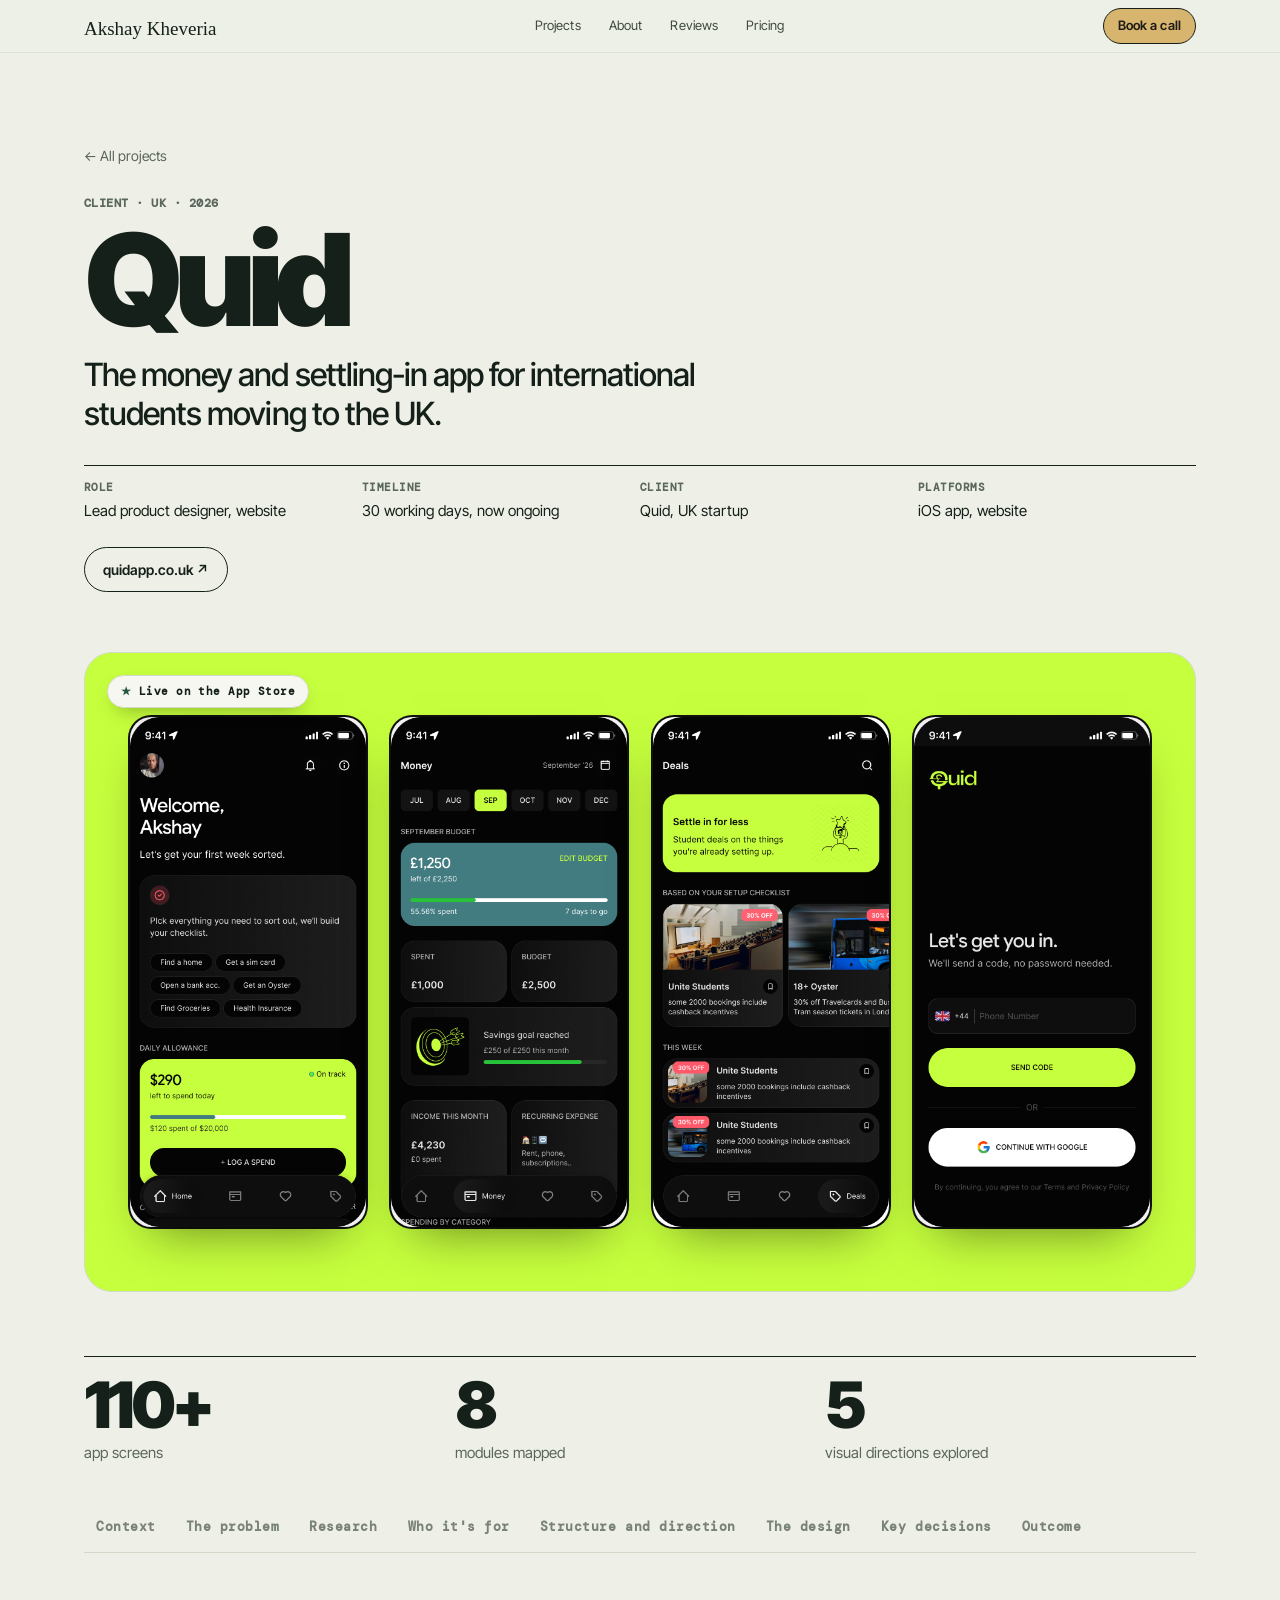
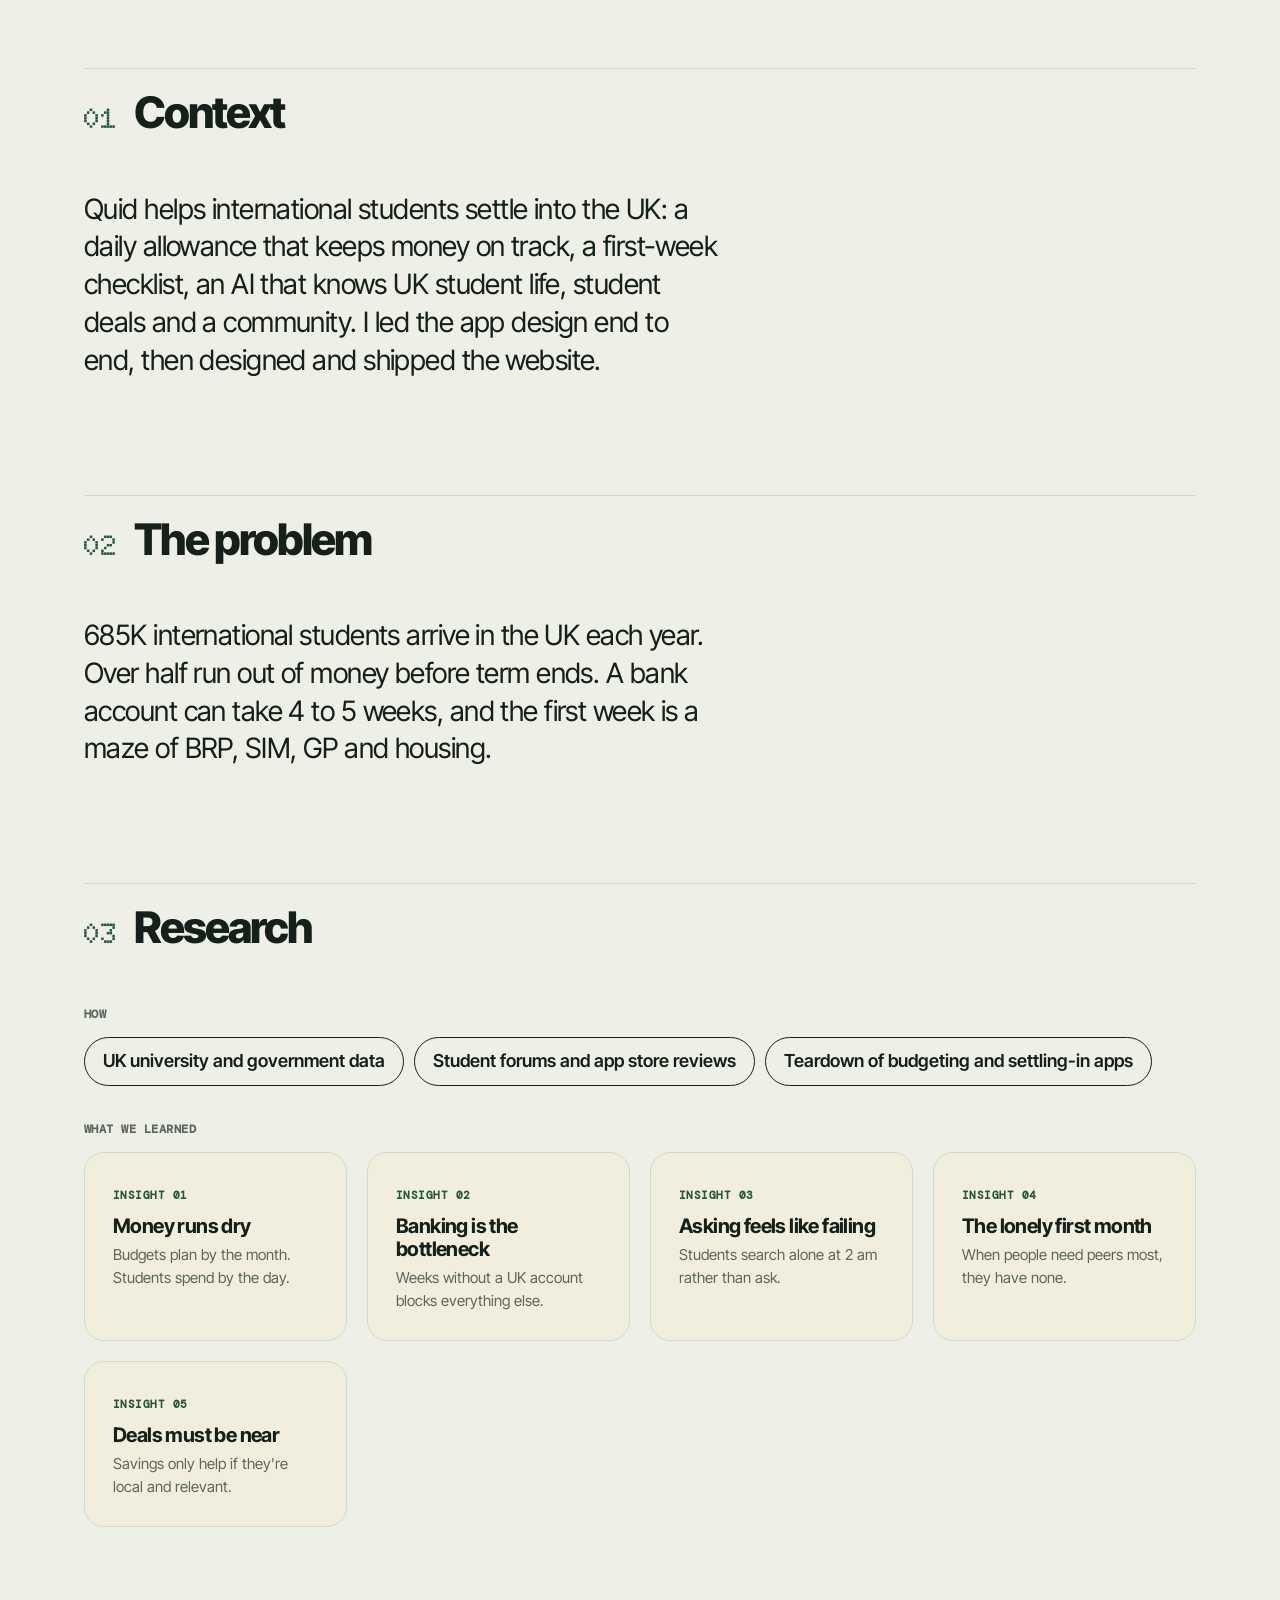
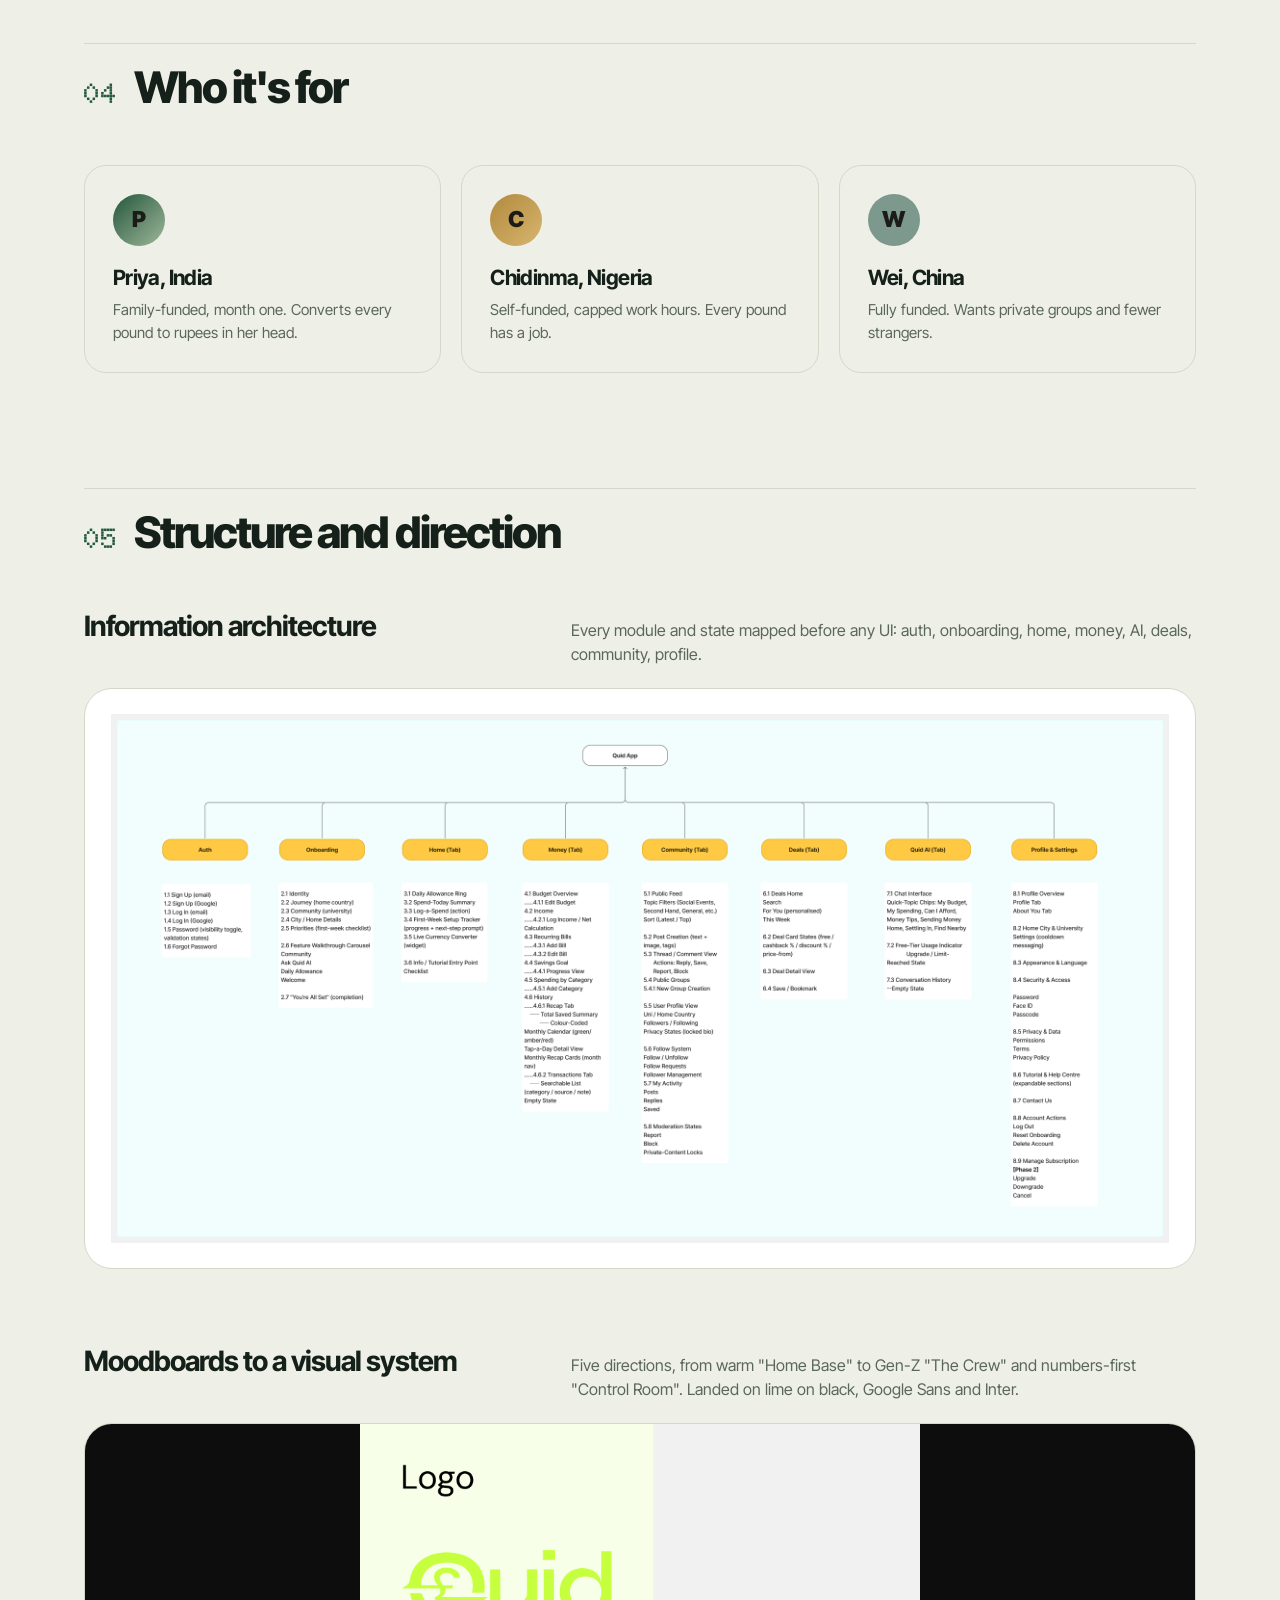
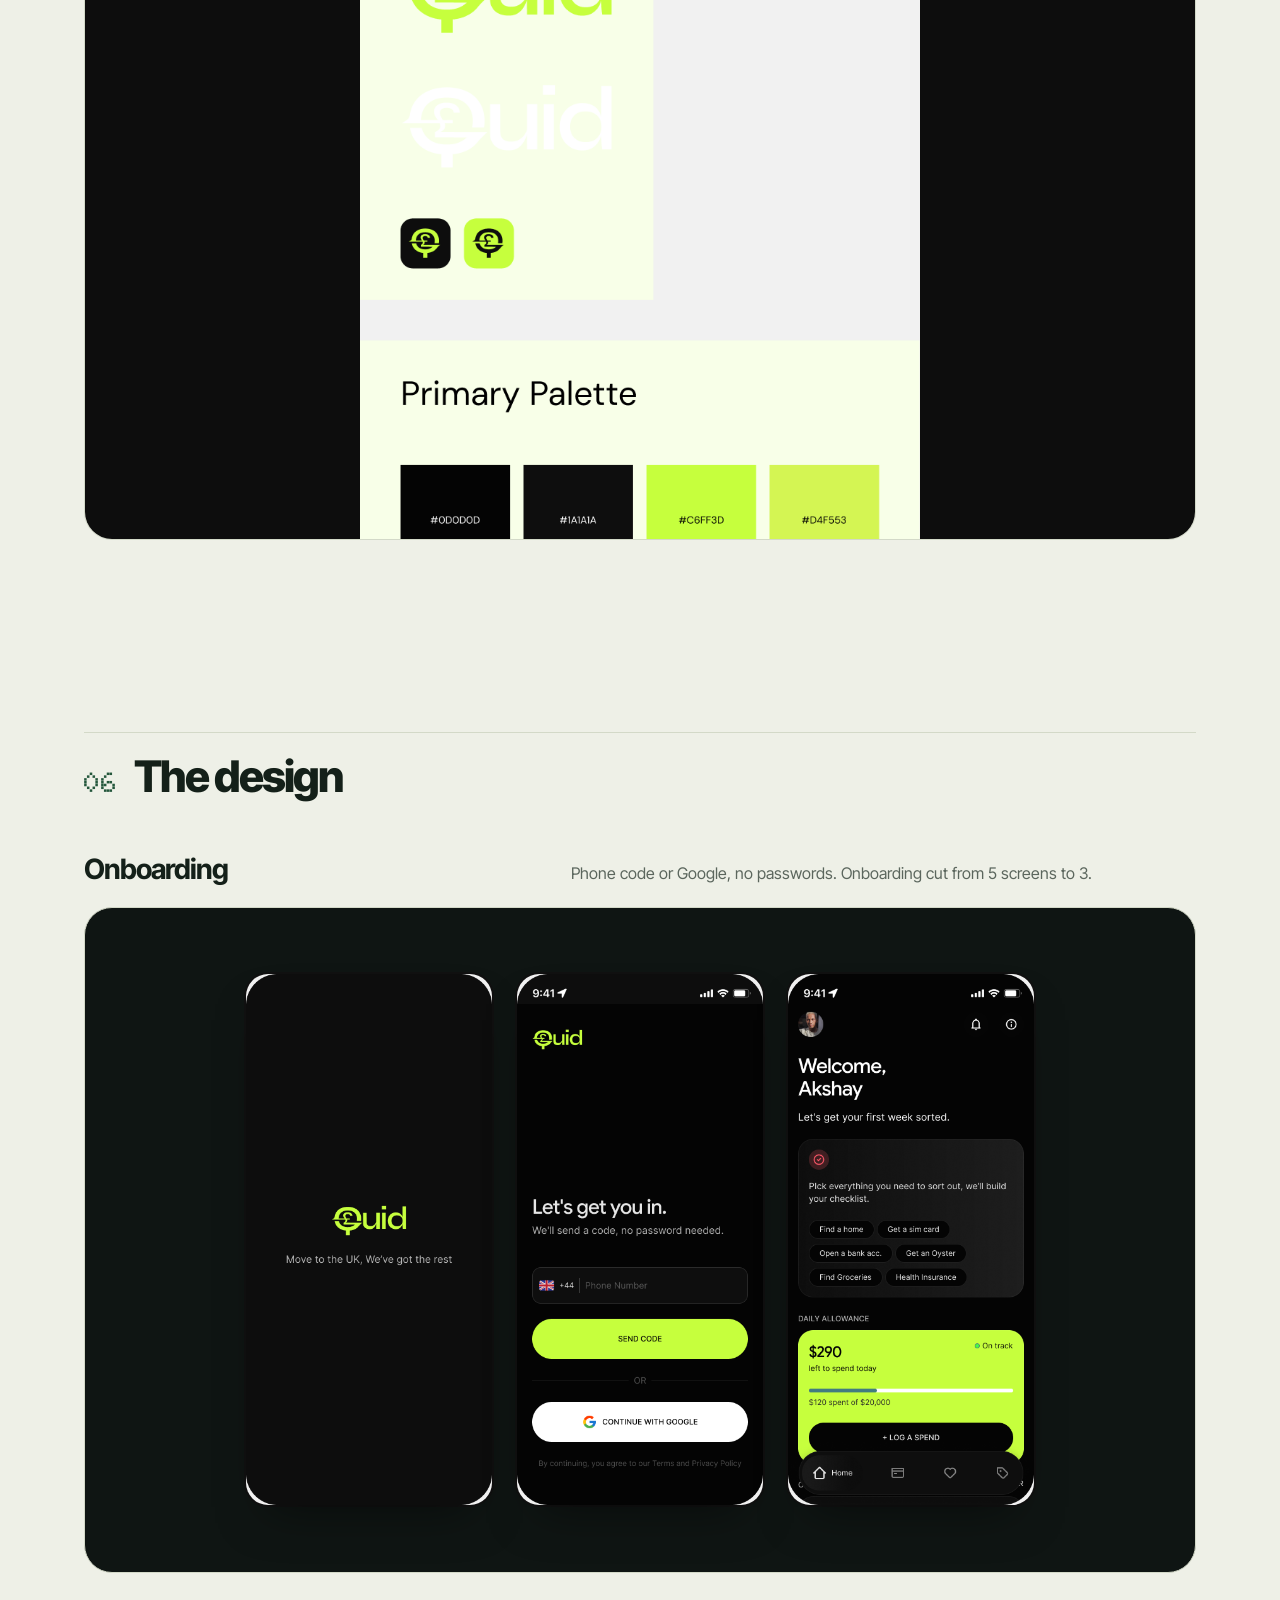
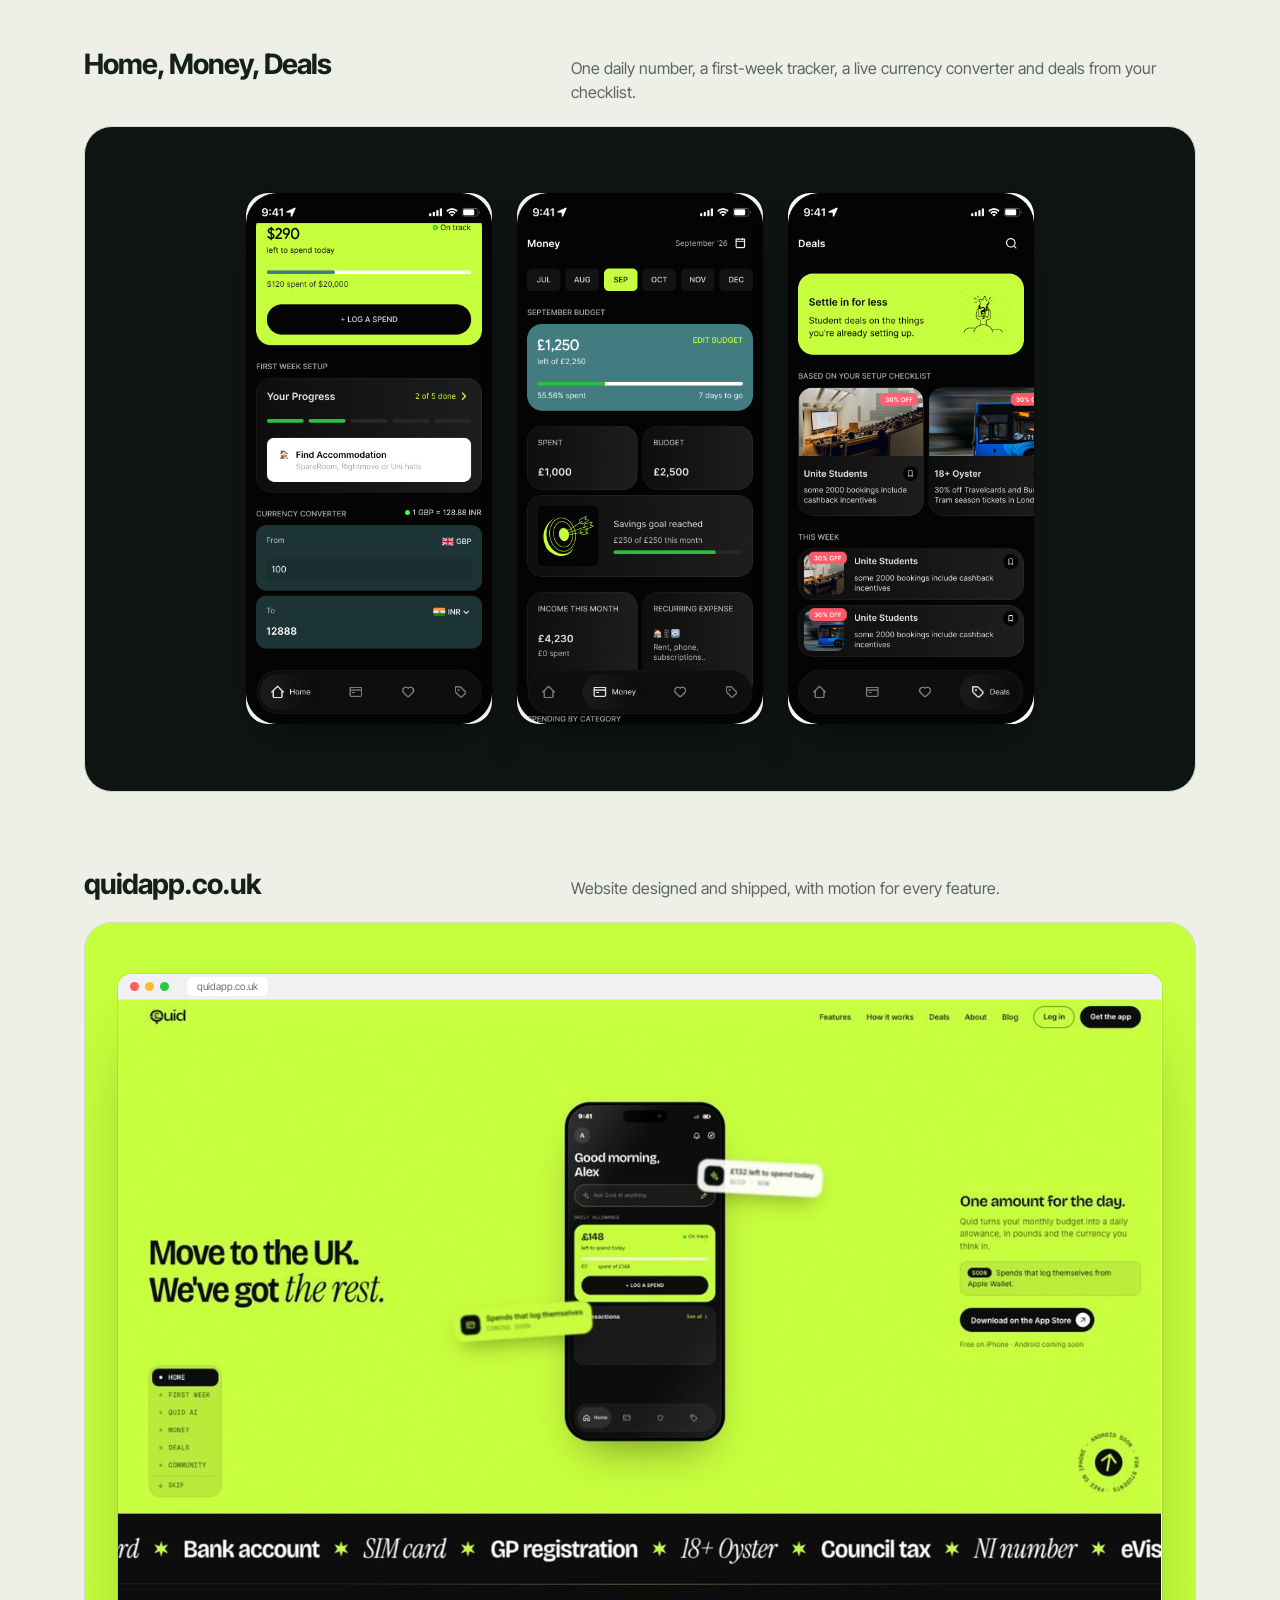
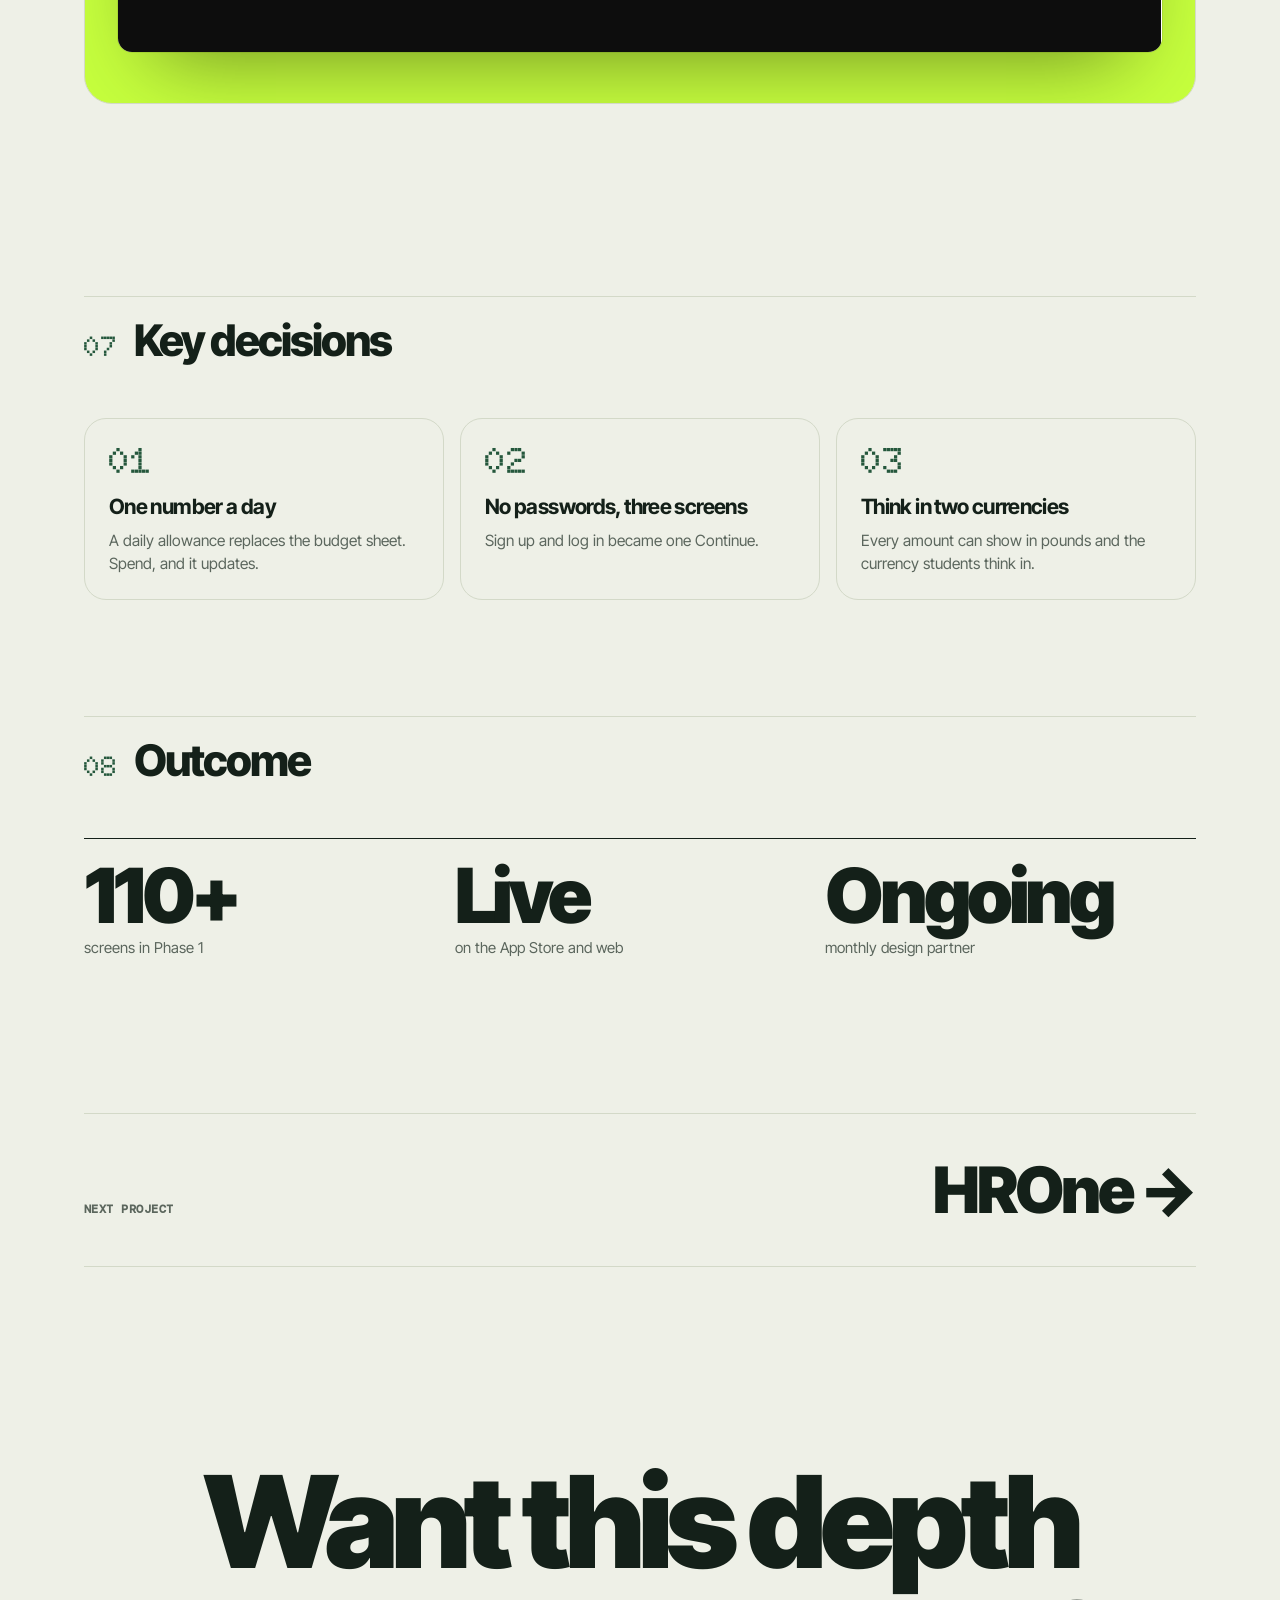
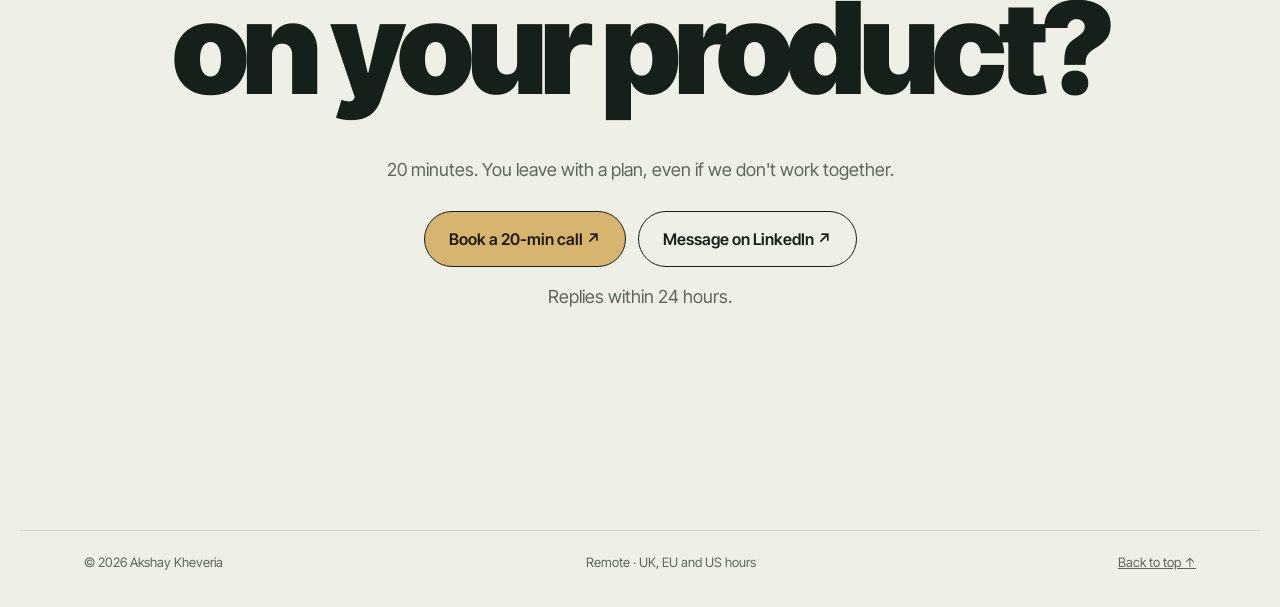
<file: quid.html>
<!doctype html><html lang="en"><head><meta charset="utf-8"><meta name="viewport" content="width=device-width,initial-scale=1,viewport-fit=cover"><title>Quid · Akshay Kheveria</title><link rel="preconnect" href="https://fonts.googleapis.com"><link href="https://fonts.googleapis.com/css2?family=Doto:wght@700;900&family=Homemade+Apple&family=DM+Mono:wght@400;500&family=Inter+Tight:ital,wght@0,400;0,500;0,600;0,700;0,800;0,900;1,400&display=swap" rel="stylesheet"><link rel="stylesheet" href="site.css"><meta name="description" content="Akshay Kheveria, senior product designer. Research, design, frontend and launch films for startups in the UK, Australia and India."><link rel="canonical" href="https://akheveria.com/quid"><meta property="og:type" content="website"><meta property="og:title" content="Quid · Akshay Kheveria"><meta property="og:description" content="Akshay Kheveria, senior product designer. Research, design, frontend and launch films for startups in the UK, Australia and India."><meta property="og:url" content="https://akheveria.com/quid"><meta property="og:image" content="https://akheveria.com/og.jpg"><meta name="twitter:card" content="summary_large_image"><meta name="theme-color" content="#eef0e7"><link rel="icon" href="/favicon.svg" type="image/svg+xml"><link rel="preload" as="image" href="img/p_home2.jpg" fetchpriority="high"></head><body><nav><div class="wrap"><a class="brand" href="index.html">Akshay Kheveria</a><div class="links"><a href="projects.html">Projects</a><a href="index.html#about">About</a><a href="index.html#words">Reviews</a><a href="index.html#offers">Pricing</a></div><a class="navcta" href="https://cal.com/akshay-kheveria-bcy8pf/design-call" target="_blank" rel="noopener">Book a call</a></div></nav>
<main id="top">
<header class="chead wrap"><a class="back" href="projects.html">← All projects</a><span class="eye">Client · UK · 2026</span><h1>Quid</h1><p class="lead">The money and settling-in app for international students moving to the UK.</p>
  <div class="cmeta"><div><small>Role</small>Lead product designer, website</div><div><small>Timeline</small>30 working days, now ongoing</div><div><small>Client</small>Quid, UK startup</div><div><small>Platforms</small>iOS app, website</div></div><div class="clinks"><a class="btn ghost" href="https://quidapp.co.uk" target="_blank" rel="noopener">quidapp.co.uk ↗</a></div></header>
<div class="wrap"><div class="cvis v-ph" style="background:#c6ff3d"><span class="badge">Live on the App Store</span><div class="ph" style="--d:0.0s;aspect-ratio:390/844;--r:0.4621"><img src="img/q_home.png" alt="App screen" loading="lazy"></div><div class="ph" style="--d:0.6s;aspect-ratio:390/844;--r:0.4621"><img src="img/q_money.png" alt="App screen" loading="lazy"></div><div class="ph" style="--d:1.2s;aspect-ratio:390/844;--r:0.4621"><img src="img/q_deals.png" alt="App screen" loading="lazy"></div><div class="ph" style="--d:1.7999999999999998s;aspect-ratio:390/844;--r:0.4621"><img src="img/q_login.png" alt="App screen" loading="lazy"></div></div></div>
<div class="wrap"><div class="cnums"><div><b>110+</b><span>app screens</span></div><div><b>8</b><span>modules mapped</span></div><div><b>5</b><span>visual directions explored</span></div></div><nav class="toc" aria-label="On this page"><a href="#context">Context</a><a href="#problem">The problem</a><a href="#research">Research</a><a href="#personas">Who it&#x27;s for</a><a href="#direction">Structure and direction</a><a href="#design">The design</a><a href="#decisions">Key decisions</a><a href="#outcome">Outcome</a></nav></div>
<section class="wrap cs" id="context"><div class="cs-h"><span class="cs-n">01</span><h2 class="ch">Context</h2></div><p class="body xl">Quid helps international students settle into the UK: a daily allowance that keeps money on track, a first-week checklist, an AI that knows UK student life, student deals and a community. I led the app design end to end, then designed and shipped the website.</p></section><section class="wrap cs" id="problem"><div class="cs-h"><span class="cs-n">02</span><h2 class="ch">The problem</h2></div><p class="body xl">685K international students arrive in the UK each year. Over half run out of money before term ends. A bank account can take 4 to 5 weeks, and the first week is a maze of BRP, SIM, GP and housing.</p></section><section class="wrap cs" id="research"><div class="cs-h"><span class="cs-n">03</span><h2 class="ch">Research</h2></div><h3 class="sub3">How</h3><div class="chips"><span>UK university and government data</span><span>Student forums and app store reviews</span><span>Teardown of budgeting and settling-in apps</span></div><h3 class="sub3">What we learned</h3><div class="insg"><div class="ins"><span class="k">Insight 01</span><h4>Money runs dry</h4><p>Budgets plan by the month. Students spend by the day.</p></div><div class="ins"><span class="k">Insight 02</span><h4>Banking is the bottleneck</h4><p>Weeks without a UK account blocks everything else.</p></div><div class="ins"><span class="k">Insight 03</span><h4>Asking feels like failing</h4><p>Students search alone at 2 am rather than ask.</p></div><div class="ins"><span class="k">Insight 04</span><h4>The lonely first month</h4><p>When people need peers most, they have none.</p></div><div class="ins"><span class="k">Insight 05</span><h4>Deals must be near</h4><p>Savings only help if they&#x27;re local and relevant.</p></div></div></section><section class="wrap cs" id="personas"><div class="cs-h"><span class="cs-n">04</span><h2 class="ch">Who it&#x27;s for</h2></div><div class="persg"><div class="pers"><div class="av">P</div><h4>Priya, India</h4><p>Family-funded, month one. Converts every pound to rupees in her head.</p></div><div class="pers"><div class="av">C</div><h4>Chidinma, Nigeria</h4><p>Self-funded, capped work hours. Every pound has a job.</p></div><div class="pers"><div class="av">W</div><h4>Wei, China</h4><p>Fully funded. Wants private groups and fewer strangers.</p></div></div></section><section class="wrap cs" id="direction"><div class="cs-h"><span class="cs-n">05</span><h2 class="ch">Structure and direction</h2></div><div class="pstep"><div class="pt"><h4>Information architecture</h4><p>Every module and state mapped before any UI: auth, onboarding, home, money, AI, deals, community, profile.</p></div><div class="cvis v-img"><img src="img/q_ia.png" alt="Quid information architecture across 8 modules" loading="lazy"></div></div><div class="pstep"><div class="pt"><h4>Moodboards to a visual system</h4><p>Five directions, from warm &quot;Home Base&quot; to Gen-Z &quot;The Crew&quot; and numbers-first &quot;Control Room&quot;. Landed on lime on black, Google Sans and Inter.</p></div><div class="cvis v-tall"><img src="img/q_style.png" alt="Quid style guide with logo, palette and type" loading="lazy"></div></div></section><section class="wrap cs" id="design"><div class="cs-h"><span class="cs-n">06</span><h2 class="ch">The design</h2></div><div class="pstep"><div class="pt"><h4>Onboarding</h4><p>Phone code or Google, no passwords. Onboarding cut from 5 screens to 3.</p></div><div class="cvis v-ph" style="background:#0f1513"><div class="ph" style="--d:0.0s;aspect-ratio:390/844;--r:0.4621"><img src="img/q_splash.png" alt="App screen" loading="lazy"></div><div class="ph" style="--d:0.6s;aspect-ratio:390/844;--r:0.4621"><img src="img/q_login.png" alt="App screen" loading="lazy"></div><div class="ph" style="--d:1.2s;aspect-ratio:390/844;--r:0.4621"><img src="img/q_home.png" alt="App screen" loading="lazy"></div></div></div><div class="pstep"><div class="pt"><h4>Home, Money, Deals</h4><p>One daily number, a first-week tracker, a live currency converter and deals from your checklist.</p></div><div class="cvis v-ph" style="background:#0f1513"><div class="ph" style="--d:0.0s;aspect-ratio:390/844;--r:0.4621"><img src="img/q_home2.png" alt="App screen" loading="lazy"></div><div class="ph" style="--d:0.6s;aspect-ratio:390/844;--r:0.4621"><img src="img/q_money.png" alt="App screen" loading="lazy"></div><div class="ph" style="--d:1.2s;aspect-ratio:390/844;--r:0.4621"><img src="img/q_deals.png" alt="App screen" loading="lazy"></div></div></div><div class="pstep"><div class="pt"><h4>quidapp.co.uk</h4><p>Website designed and shipped, with motion for every feature.</p></div><div class="cvis v-br v-web" style="background:#c6ff3d"><div class="br"><div class="bb"><i></i><i></i><i></i><span>quidapp.co.uk</span></div><div class="bv ws"><img src="img/q_scroll.jpg" alt="quidapp.co.uk website, scrolling" loading="lazy"></div></div></div></div></section><section class="wrap cs" id="decisions"><div class="cs-h"><span class="cs-n">07</span><h2 class="ch">Key decisions</h2></div><div class="decs"><div class="dc"><span class="n">01</span><h4>One number a day</h4><p>A daily allowance replaces the budget sheet. Spend, and it updates.</p></div><div class="dc"><span class="n">02</span><h4>No passwords, three screens</h4><p>Sign up and log in became one Continue.</p></div><div class="dc"><span class="n">03</span><h4>Think in two currencies</h4><p>Every amount can show in pounds and the currency students think in.</p></div></div></section><section class="wrap cs" id="outcome"><div class="cs-h"><span class="cs-n">08</span><h2 class="ch">Outcome</h2></div><div class="outs"><div><b>110+</b><span>screens in Phase 1</span></div><div><b>Live</b><span>on the App Store and web</span></div><div><b>Ongoing</b><span>monthly design partner</span></div></div></section>
<section class="wrap nextp"><a href="hrone.html"><small>Next project</small><span>HROne →</span></a></section>
<section class="cta wrap" id="contact"><h2>Want this depth<br>on your product?</h2><p>20 minutes. You leave with a plan, even if we don't work together.</p><div class="row"><a class="btn" href="https://cal.com/akshay-kheveria-bcy8pf/design-call" target="_blank" rel="noopener">Book a 20-min call ↗</a><a class="btn ghost" href="https://www.linkedin.com/in/akheveria/" target="_blank" rel="noopener">Message on LinkedIn ↗</a></div><p class="note">Replies within 24 hours.</p></section>
</main><footer><div class="wrap"><span>© 2026 Akshay Kheveria</span><span>Remote · UK, EU and US hours</span><a href="#top">Back to top ↑</a></div></footer><div class="dock" id="dock"><span class="dk-t"><span class="live"></span><span><b>Open to work · Remote</b><small>Taking 2 projects right now</small></span></span><a class="dk-b" href="https://cal.com/akshay-kheveria-bcy8pf/design-call" target="_blank" rel="noopener">Book a call <span aria-hidden="true">→</span></a></div><script>(()=>{const d=document.getElementById('dock');if(!d)return;const c=document.getElementById('contact');let cv=false;const u=()=>{d.classList.toggle('on',scrollY>window.innerHeight*.35&&!cv)};if(c)new IntersectionObserver(e=>{cv=e[0].isIntersecting;u()},{threshold:.15}).observe(c);addEventListener('scroll',u,{passive:true});u()})()</script></body></html>
</file>
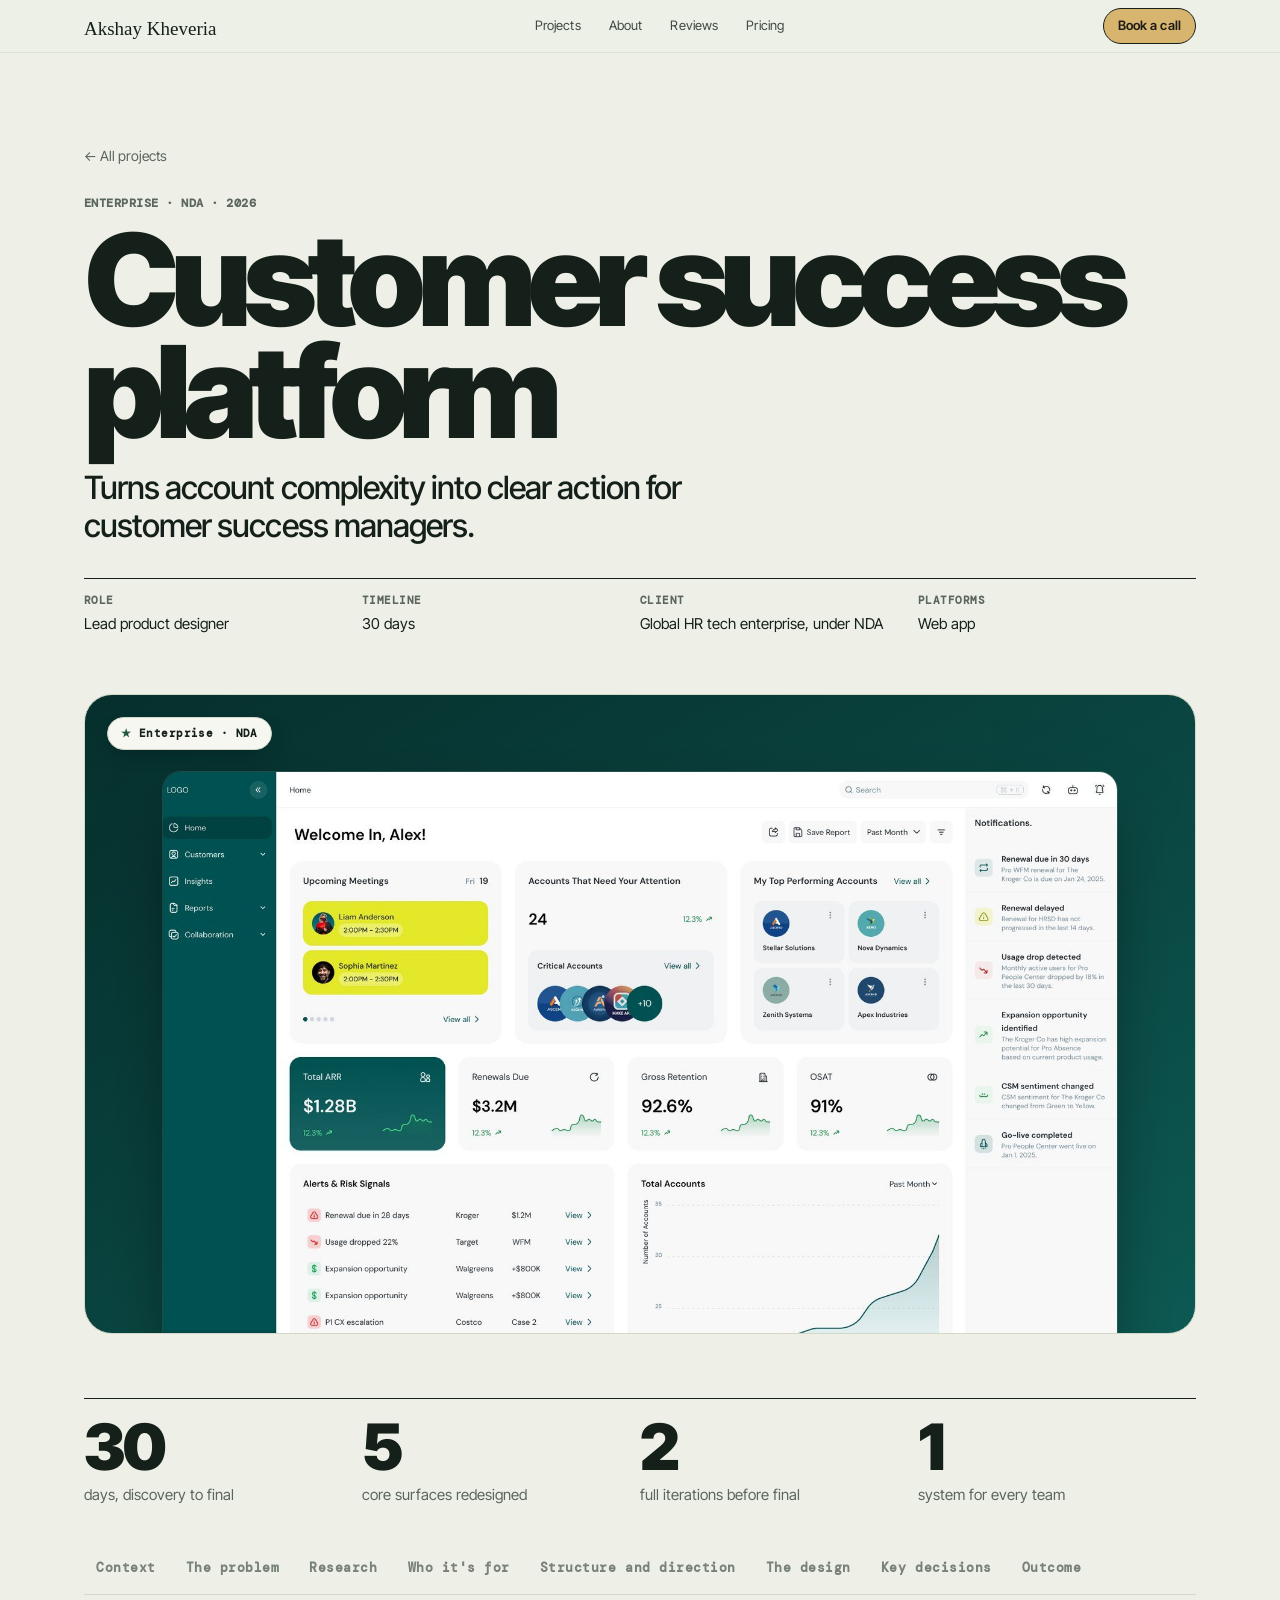
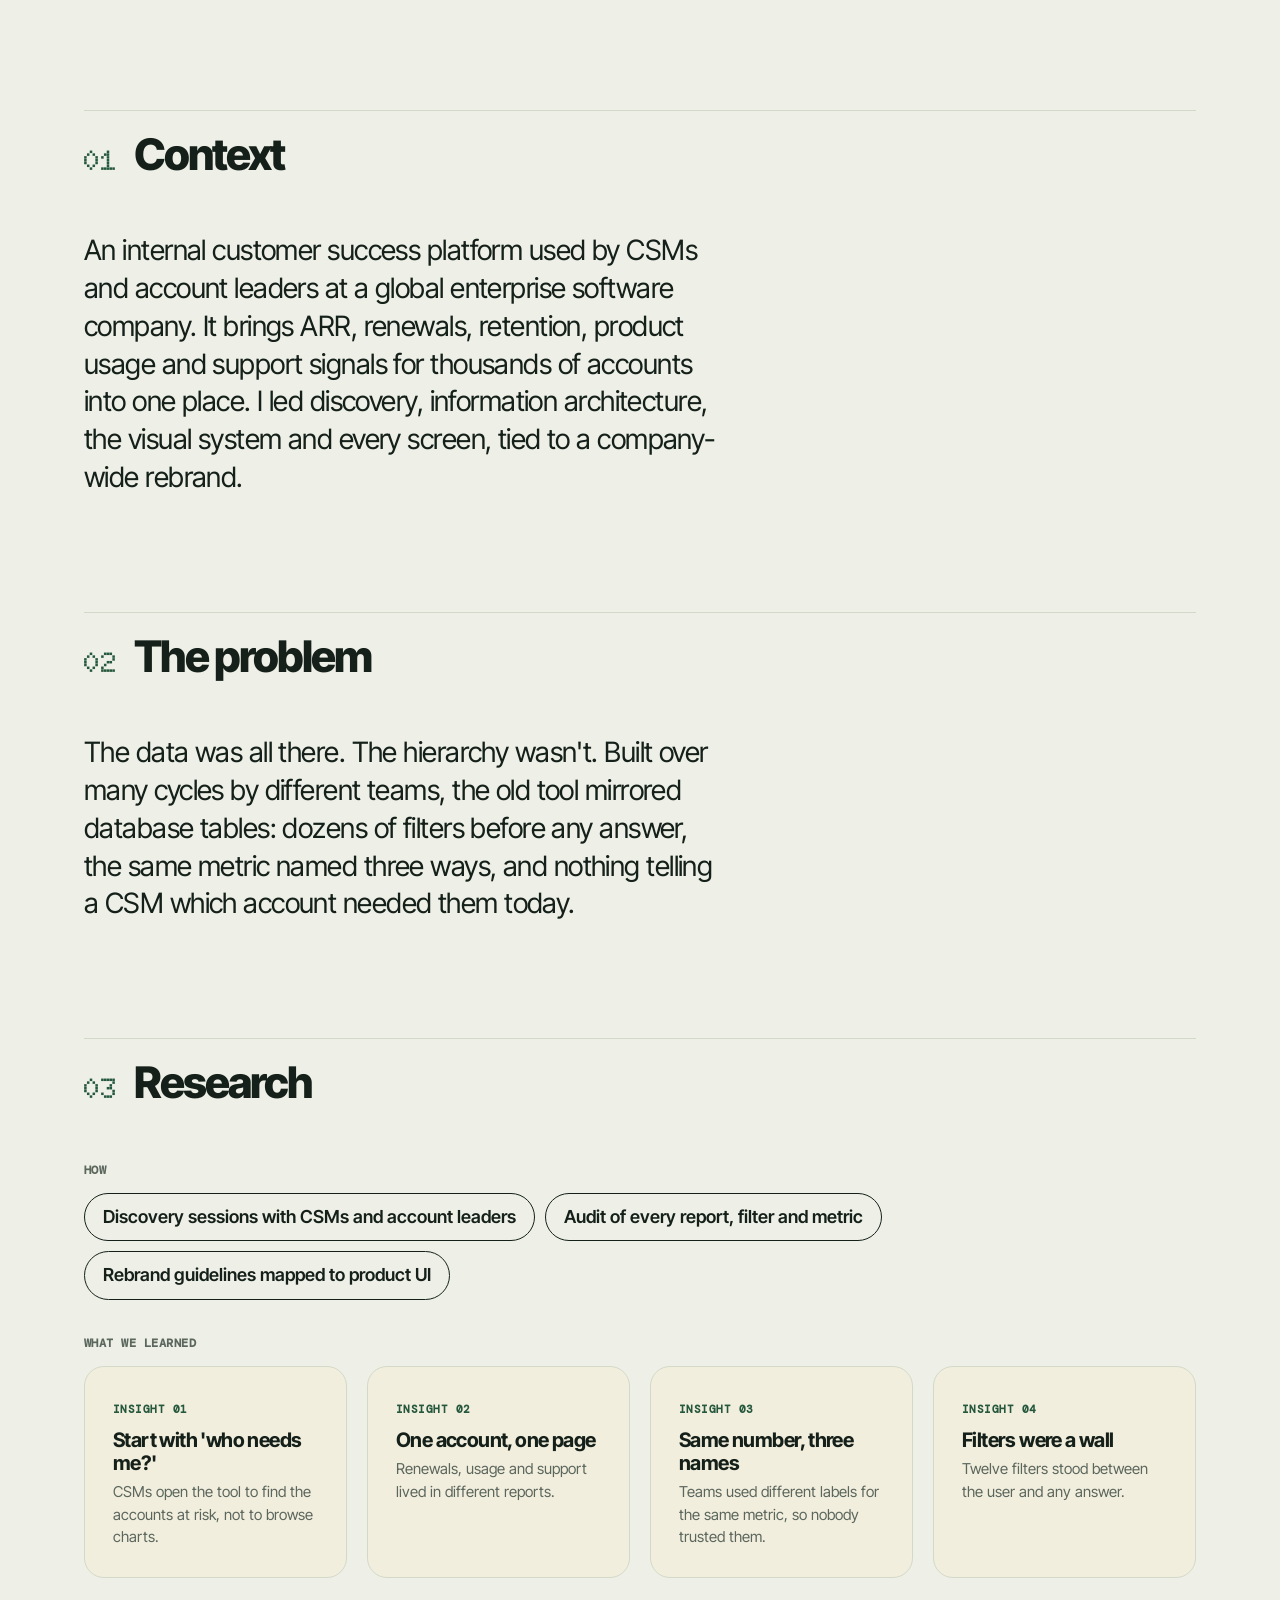
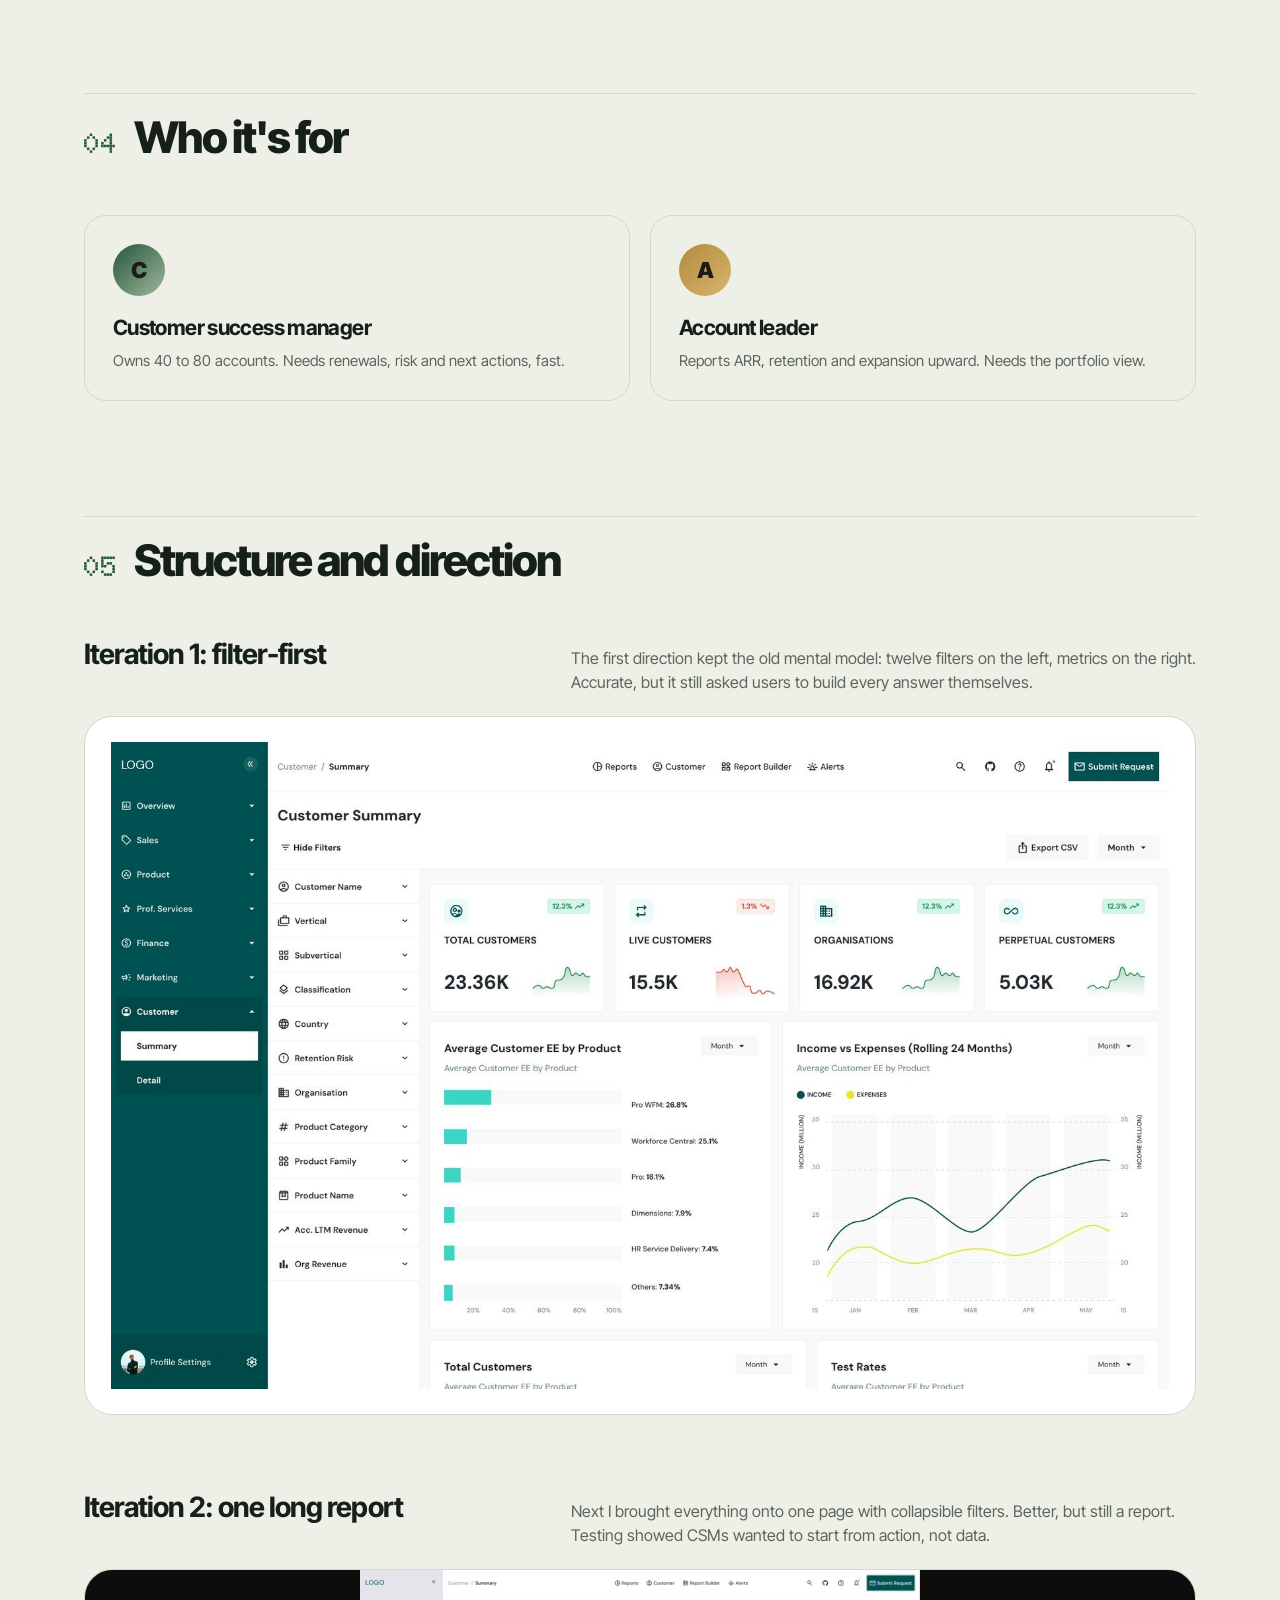
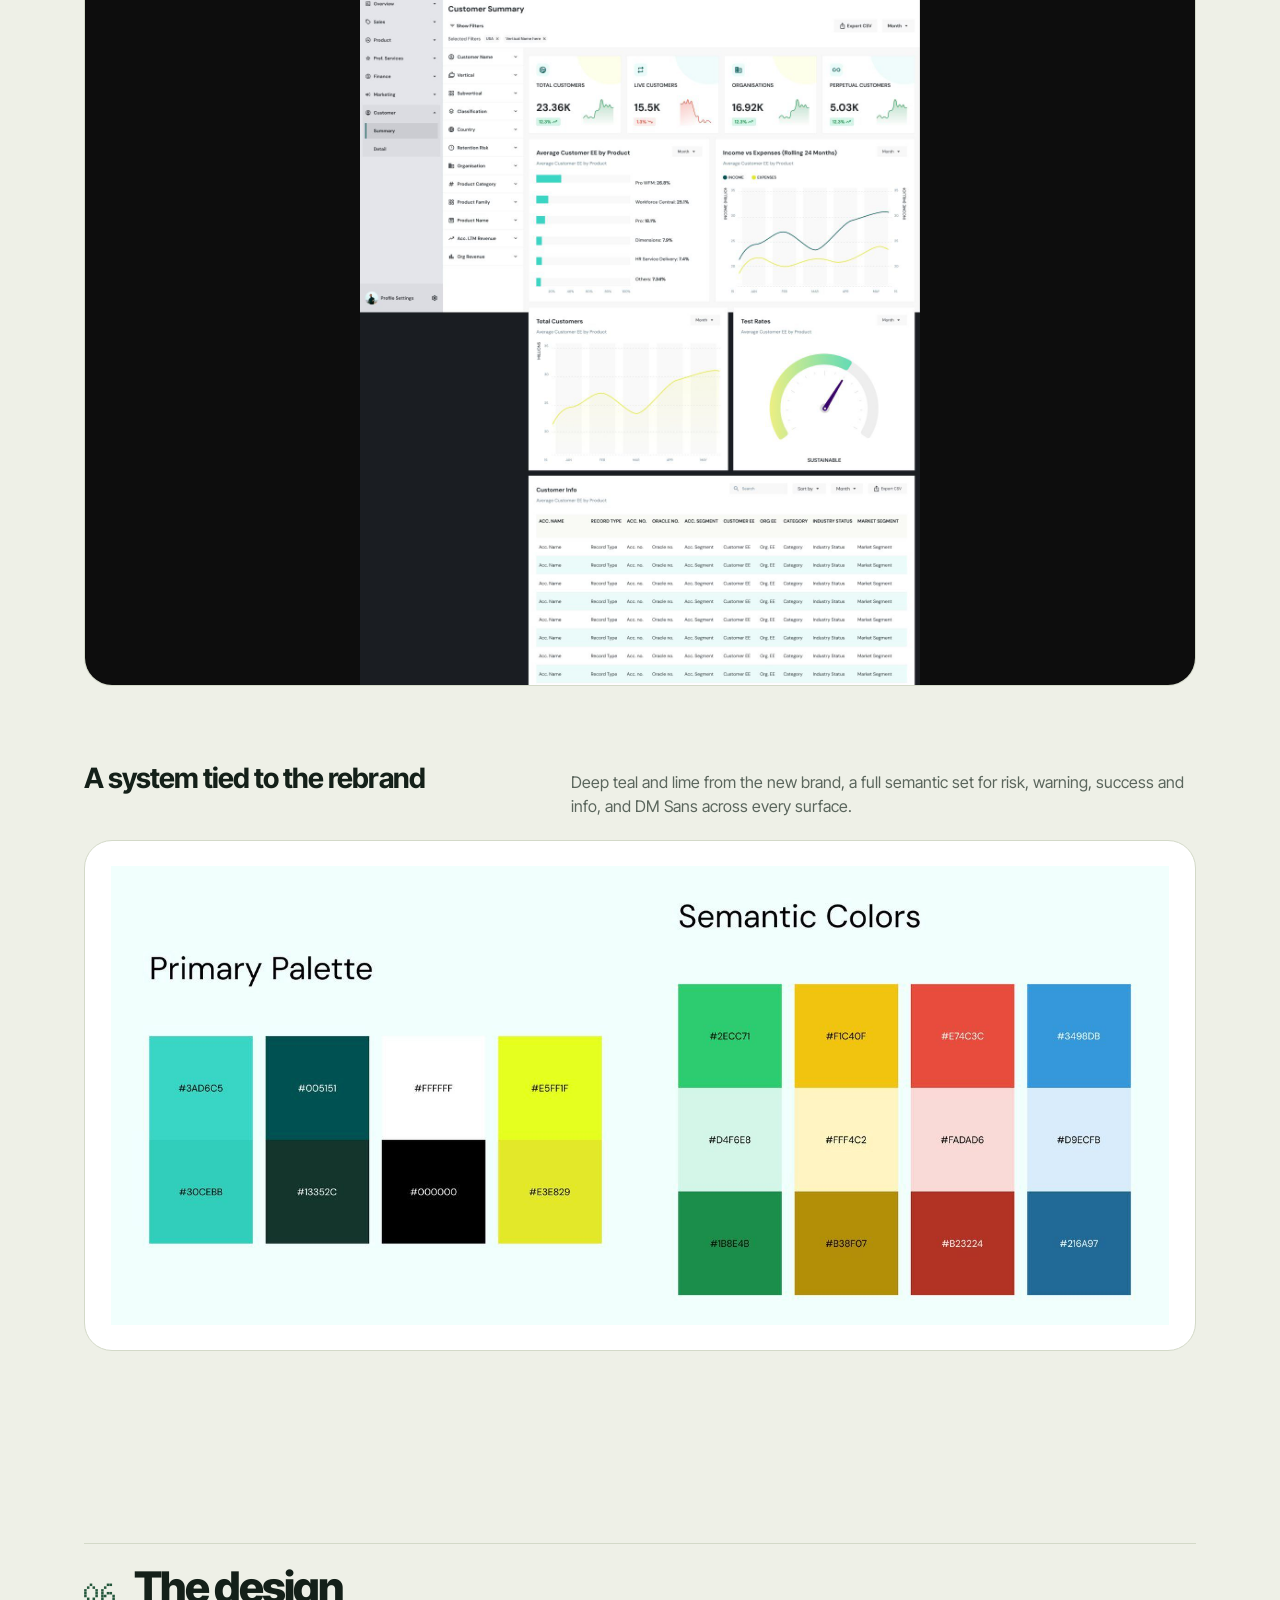
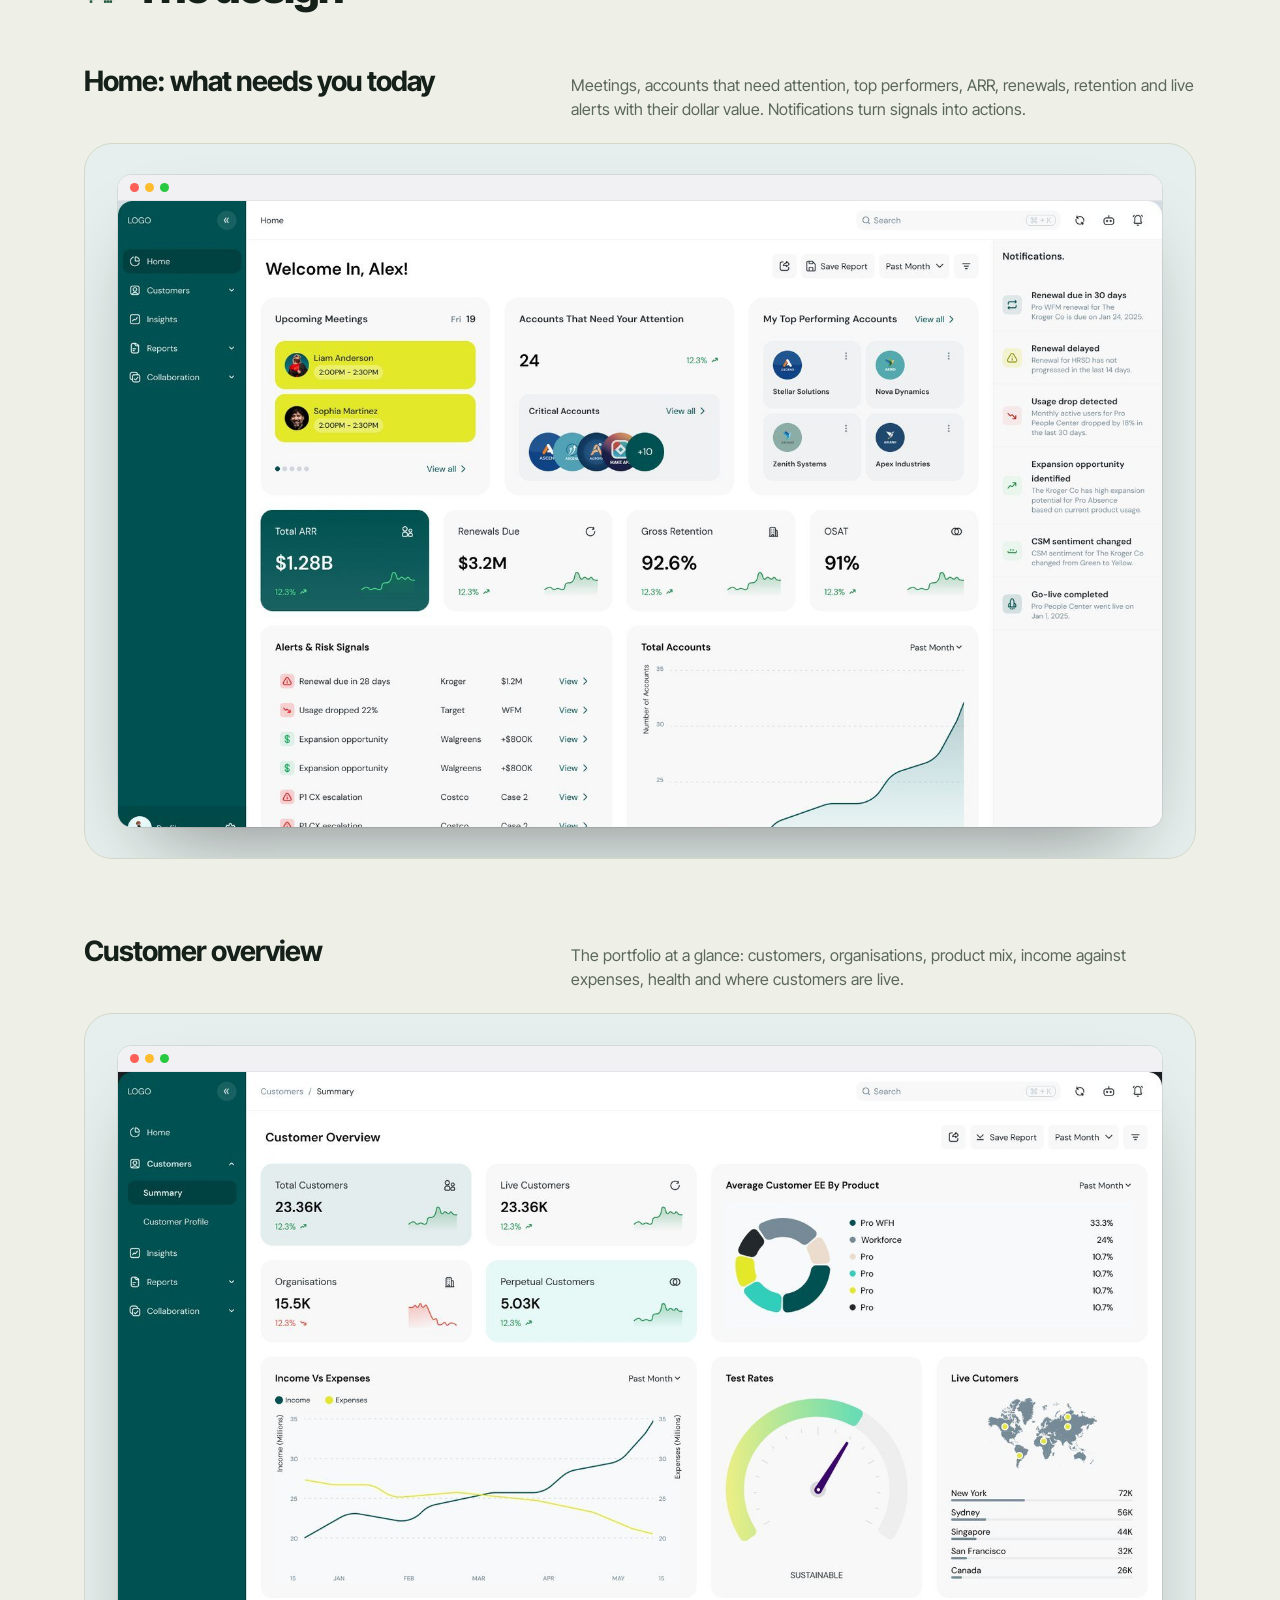
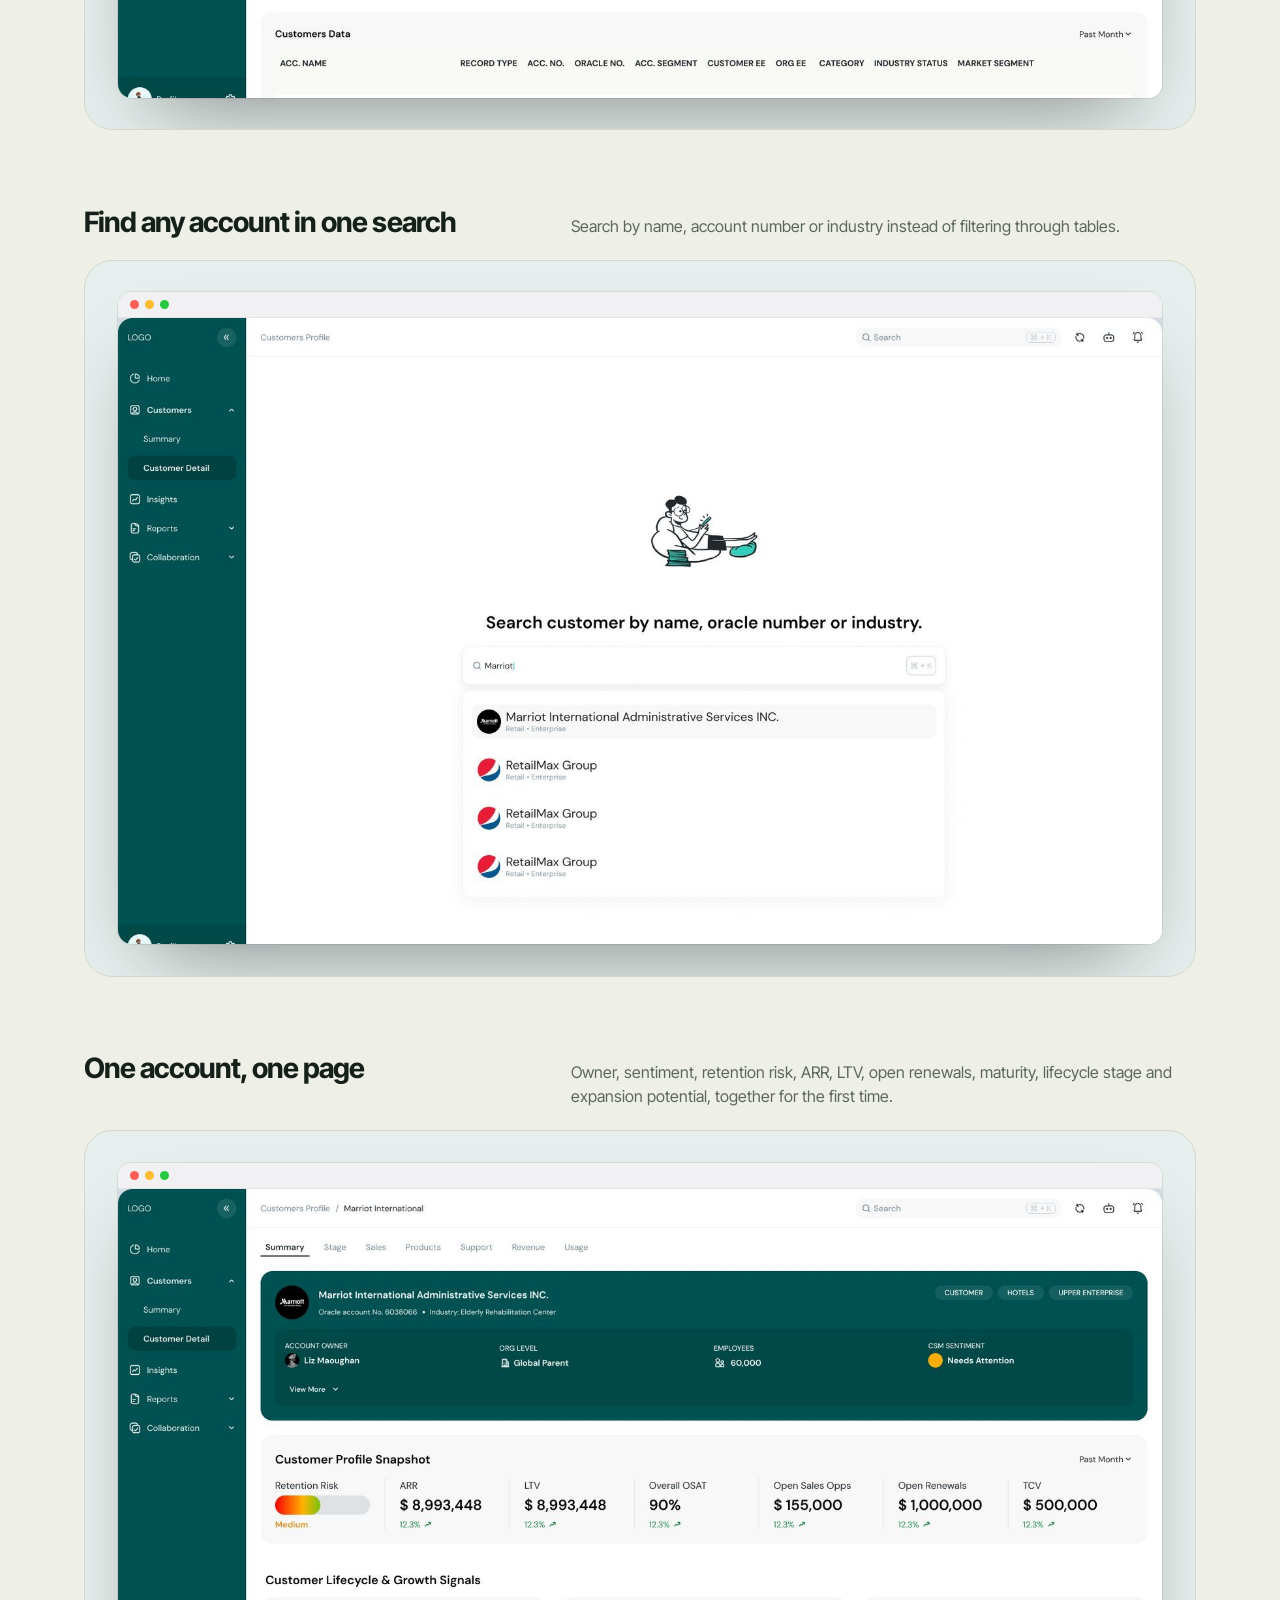
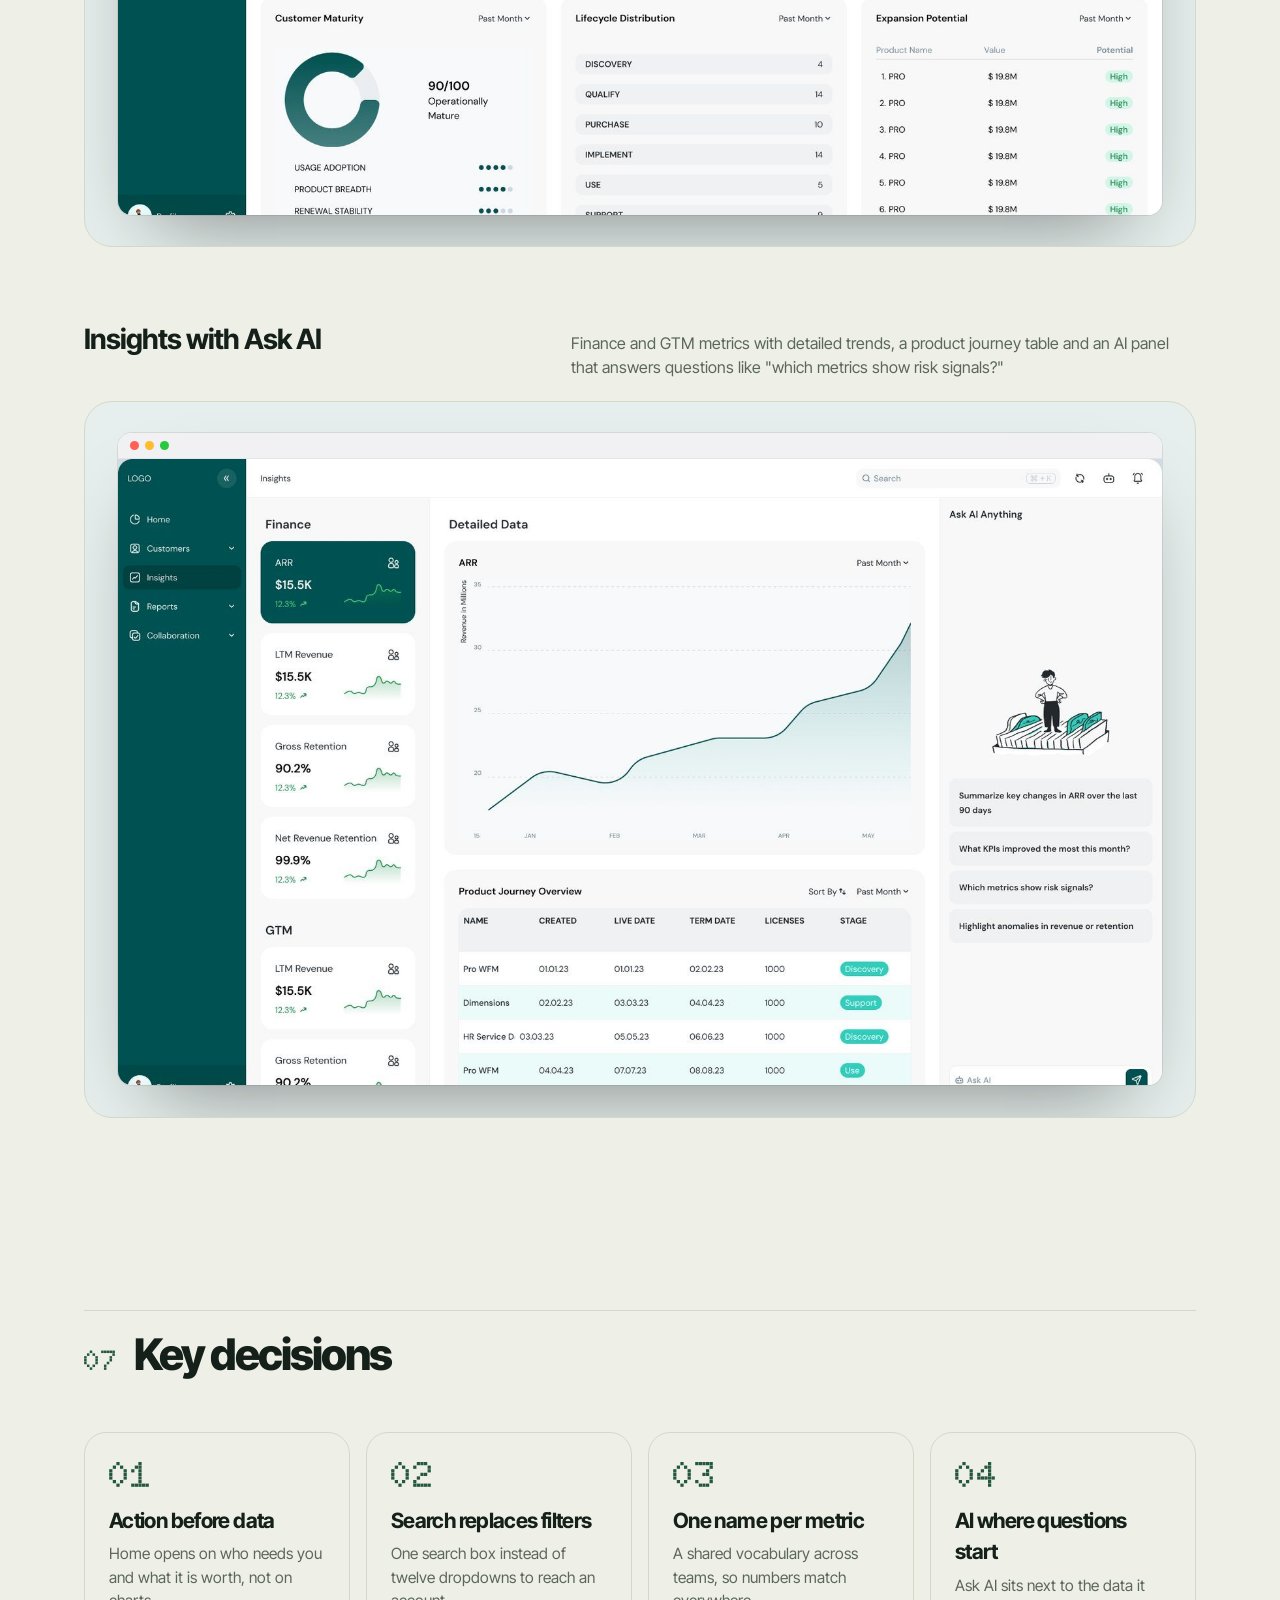
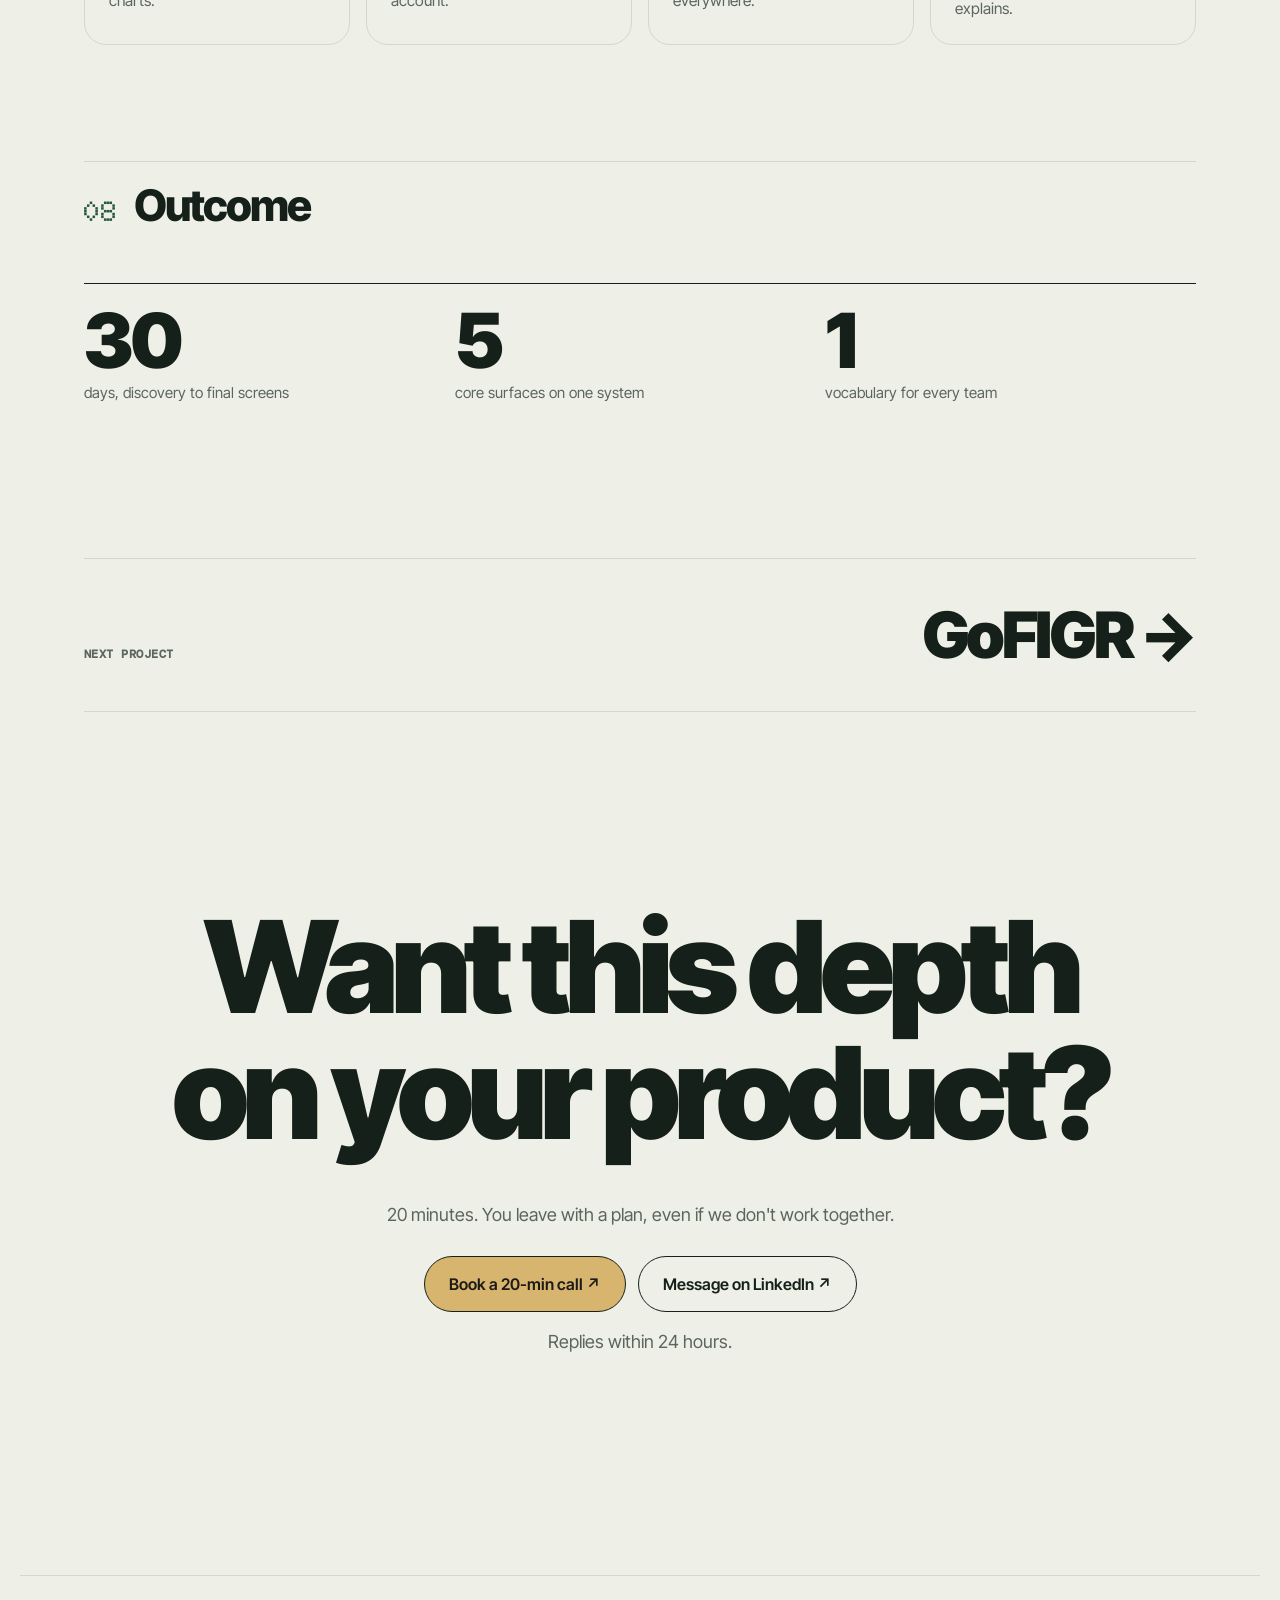
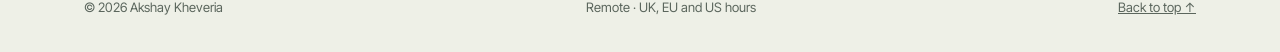
<file: saas-dashboard.html>
<!doctype html><html lang="en"><head><meta charset="utf-8"><meta name="viewport" content="width=device-width,initial-scale=1,viewport-fit=cover"><title>Customer success platform · Akshay Kheveria</title><link rel="preconnect" href="https://fonts.googleapis.com"><link href="https://fonts.googleapis.com/css2?family=Doto:wght@700;900&family=Homemade+Apple&family=DM+Mono:wght@400;500&family=Inter+Tight:ital,wght@0,400;0,500;0,600;0,700;0,800;0,900;1,400&display=swap" rel="stylesheet"><link rel="stylesheet" href="site.css"><meta name="description" content="Akshay Kheveria, senior product designer. Research, design, frontend and launch films for startups in the UK, Australia and India."><link rel="canonical" href="https://akheveria.com/saas-dashboard"><meta property="og:type" content="website"><meta property="og:title" content="Customer success platform · Akshay Kheveria"><meta property="og:description" content="Akshay Kheveria, senior product designer. Research, design, frontend and launch films for startups in the UK, Australia and India."><meta property="og:url" content="https://akheveria.com/saas-dashboard"><meta property="og:image" content="https://akheveria.com/og.jpg"><meta name="twitter:card" content="summary_large_image"><meta name="theme-color" content="#eef0e7"><link rel="icon" href="/favicon.svg" type="image/svg+xml"><link rel="preload" as="image" href="img/p_home2.jpg" fetchpriority="high"></head><body><nav><div class="wrap"><a class="brand" href="index.html">Akshay Kheveria</a><div class="links"><a href="projects.html">Projects</a><a href="index.html#about">About</a><a href="index.html#words">Reviews</a><a href="index.html#offers">Pricing</a></div><a class="navcta" href="https://cal.com/akshay-kheveria-bcy8pf/design-call" target="_blank" rel="noopener">Book a call</a></div></nav>
<main id="top">
<header class="chead wrap"><a class="back" href="projects.html">← All projects</a><span class="eye">Enterprise · NDA · 2026</span><h1>Customer success platform</h1><p class="lead">Turns account complexity into clear action for customer success managers.</p>
  <div class="cmeta"><div><small>Role</small>Lead product designer</div><div><small>Timeline</small>30 days</div><div><small>Client</small>Global HR tech enterprise, under NDA</div><div><small>Platforms</small>Web app</div></div></header>
<div class="wrap"><div class="cvis v-comp" style="background:linear-gradient(150deg,#062f2c,#0e5a54)"><span class="badge">Enterprise · NDA</span><div class="c1"><img src="img/e_home.jpg" alt="Customer success home" loading="lazy"></div></div></div>
<div class="wrap"><div class="cnums"><div><b>30</b><span>days, discovery to final</span></div><div><b>5</b><span>core surfaces redesigned</span></div><div><b>2</b><span>full iterations before final</span></div><div><b>1</b><span>system for every team</span></div></div><nav class="toc" aria-label="On this page"><a href="#context">Context</a><a href="#problem">The problem</a><a href="#research">Research</a><a href="#personas">Who it&#x27;s for</a><a href="#direction">Structure and direction</a><a href="#design">The design</a><a href="#decisions">Key decisions</a><a href="#outcome">Outcome</a></nav></div>
<section class="wrap cs" id="context"><div class="cs-h"><span class="cs-n">01</span><h2 class="ch">Context</h2></div><p class="body xl">An internal customer success platform used by CSMs and account leaders at a global enterprise software company. It brings ARR, renewals, retention, product usage and support signals for thousands of accounts into one place. I led discovery, information architecture, the visual system and every screen, tied to a company-wide rebrand.</p></section><section class="wrap cs" id="problem"><div class="cs-h"><span class="cs-n">02</span><h2 class="ch">The problem</h2></div><p class="body xl">The data was all there. The hierarchy wasn&#x27;t. Built over many cycles by different teams, the old tool mirrored database tables: dozens of filters before any answer, the same metric named three ways, and nothing telling a CSM which account needed them today.</p></section><section class="wrap cs" id="research"><div class="cs-h"><span class="cs-n">03</span><h2 class="ch">Research</h2></div><h3 class="sub3">How</h3><div class="chips"><span>Discovery sessions with CSMs and account leaders</span><span>Audit of every report, filter and metric</span><span>Rebrand guidelines mapped to product UI</span></div><h3 class="sub3">What we learned</h3><div class="insg"><div class="ins"><span class="k">Insight 01</span><h4>Start with &#x27;who needs me?&#x27;</h4><p>CSMs open the tool to find the accounts at risk, not to browse charts.</p></div><div class="ins"><span class="k">Insight 02</span><h4>One account, one page</h4><p>Renewals, usage and support lived in different reports.</p></div><div class="ins"><span class="k">Insight 03</span><h4>Same number, three names</h4><p>Teams used different labels for the same metric, so nobody trusted them.</p></div><div class="ins"><span class="k">Insight 04</span><h4>Filters were a wall</h4><p>Twelve filters stood between the user and any answer.</p></div></div></section><section class="wrap cs" id="personas"><div class="cs-h"><span class="cs-n">04</span><h2 class="ch">Who it&#x27;s for</h2></div><div class="persg"><div class="pers"><div class="av">C</div><h4>Customer success manager</h4><p>Owns 40 to 80 accounts. Needs renewals, risk and next actions, fast.</p></div><div class="pers"><div class="av">A</div><h4>Account leader</h4><p>Reports ARR, retention and expansion upward. Needs the portfolio view.</p></div></div></section><section class="wrap cs" id="direction"><div class="cs-h"><span class="cs-n">05</span><h2 class="ch">Structure and direction</h2></div><div class="pstep"><div class="pt"><h4>Iteration 1: filter-first</h4><p>The first direction kept the old mental model: twelve filters on the left, metrics on the right. Accurate, but it still asked users to build every answer themselves.</p></div><div class="cvis v-img"><img src="img/e_v1.jpg" alt="First iteration: filter-first summary" loading="lazy"></div></div><div class="pstep"><div class="pt"><h4>Iteration 2: one long report</h4><p>Next I brought everything onto one page with collapsible filters. Better, but still a report. Testing showed CSMs wanted to start from action, not data.</p></div><div class="cvis v-tall"><img src="img/e_v2.jpg" alt="Second iteration: full summary page" loading="lazy"></div></div><div class="pstep"><div class="pt"><h4>A system tied to the rebrand</h4><p>Deep teal and lime from the new brand, a full semantic set for risk, warning, success and info, and DM Sans across every surface.</p></div><div class="cvis v-img"><img src="img/e_palette.jpg" alt="Primary and semantic colour palette" loading="lazy"></div></div></section><section class="wrap cs" id="design"><div class="cs-h"><span class="cs-n">06</span><h2 class="ch">The design</h2></div><div class="pstep"><div class="pt"><h4>Home: what needs you today</h4><p>Meetings, accounts that need attention, top performers, ARR, renewals, retention and live alerts with their dollar value. Notifications turn signals into actions.</p></div><div class="cvis v-br" style="background:#e6efed"><div class="br"><div class="bb"><i></i><i></i><i></i></div><div class="bv"><img src="img/e_home.jpg" alt="Home" loading="lazy"></div></div></div></div><div class="pstep"><div class="pt"><h4>Customer overview</h4><p>The portfolio at a glance: customers, organisations, product mix, income against expenses, health and where customers are live.</p></div><div class="cvis v-br" style="background:#e6efed"><div class="br"><div class="bb"><i></i><i></i><i></i></div><div class="bv"><img src="img/e_summary.jpg" alt="Customer overview" loading="lazy"></div></div></div></div><div class="pstep"><div class="pt"><h4>Find any account in one search</h4><p>Search by name, account number or industry instead of filtering through tables.</p></div><div class="cvis v-br" style="background:#e6efed"><div class="br"><div class="bb"><i></i><i></i><i></i></div><div class="bv"><img src="img/e_search.jpg" alt="Find a customer" loading="lazy"></div></div></div></div><div class="pstep"><div class="pt"><h4>One account, one page</h4><p>Owner, sentiment, retention risk, ARR, LTV, open renewals, maturity, lifecycle stage and expansion potential, together for the first time.</p></div><div class="cvis v-br" style="background:#e6efed"><div class="br"><div class="bb"><i></i><i></i><i></i></div><div class="bv"><img src="img/e_profile.jpg" alt="Customer profile" loading="lazy"></div></div></div></div><div class="pstep"><div class="pt"><h4>Insights with Ask AI</h4><p>Finance and GTM metrics with detailed trends, a product journey table and an AI panel that answers questions like &quot;which metrics show risk signals?&quot;</p></div><div class="cvis v-br" style="background:#e6efed"><div class="br"><div class="bb"><i></i><i></i><i></i></div><div class="bv"><img src="img/e_insights.jpg" alt="Insights" loading="lazy"></div></div></div></div></section><section class="wrap cs" id="decisions"><div class="cs-h"><span class="cs-n">07</span><h2 class="ch">Key decisions</h2></div><div class="decs"><div class="dc"><span class="n">01</span><h4>Action before data</h4><p>Home opens on who needs you and what it is worth, not on charts.</p></div><div class="dc"><span class="n">02</span><h4>Search replaces filters</h4><p>One search box instead of twelve dropdowns to reach an account.</p></div><div class="dc"><span class="n">03</span><h4>One name per metric</h4><p>A shared vocabulary across teams, so numbers match everywhere.</p></div><div class="dc"><span class="n">04</span><h4>AI where questions start</h4><p>Ask AI sits next to the data it explains.</p></div></div></section><section class="wrap cs" id="outcome"><div class="cs-h"><span class="cs-n">08</span><h2 class="ch">Outcome</h2></div><div class="outs"><div><b>30</b><span>days, discovery to final screens</span></div><div><b>5</b><span>core surfaces on one system</span></div><div><b>1</b><span>vocabulary for every team</span></div></div></section>
<section class="wrap nextp"><a href="gofigr.html"><small>Next project</small><span>GoFIGR →</span></a></section>
<section class="cta wrap" id="contact"><h2>Want this depth<br>on your product?</h2><p>20 minutes. You leave with a plan, even if we don't work together.</p><div class="row"><a class="btn" href="https://cal.com/akshay-kheveria-bcy8pf/design-call" target="_blank" rel="noopener">Book a 20-min call ↗</a><a class="btn ghost" href="https://www.linkedin.com/in/akheveria/" target="_blank" rel="noopener">Message on LinkedIn ↗</a></div><p class="note">Replies within 24 hours.</p></section>
</main><footer><div class="wrap"><span>© 2026 Akshay Kheveria</span><span>Remote · UK, EU and US hours</span><a href="#top">Back to top ↑</a></div></footer><div class="dock" id="dock"><span class="dk-t"><span class="live"></span><span><b>Open to work · Remote</b><small>Taking 2 projects right now</small></span></span><a class="dk-b" href="https://cal.com/akshay-kheveria-bcy8pf/design-call" target="_blank" rel="noopener">Book a call <span aria-hidden="true">→</span></a></div><script>(()=>{const d=document.getElementById('dock');if(!d)return;const c=document.getElementById('contact');let cv=false;const u=()=>{d.classList.toggle('on',scrollY>window.innerHeight*.35&&!cv)};if(c)new IntersectionObserver(e=>{cv=e[0].isIntersecting;u()},{threshold:.15}).observe(c);addEventListener('scroll',u,{passive:true});u()})()</script></body></html>
</file>
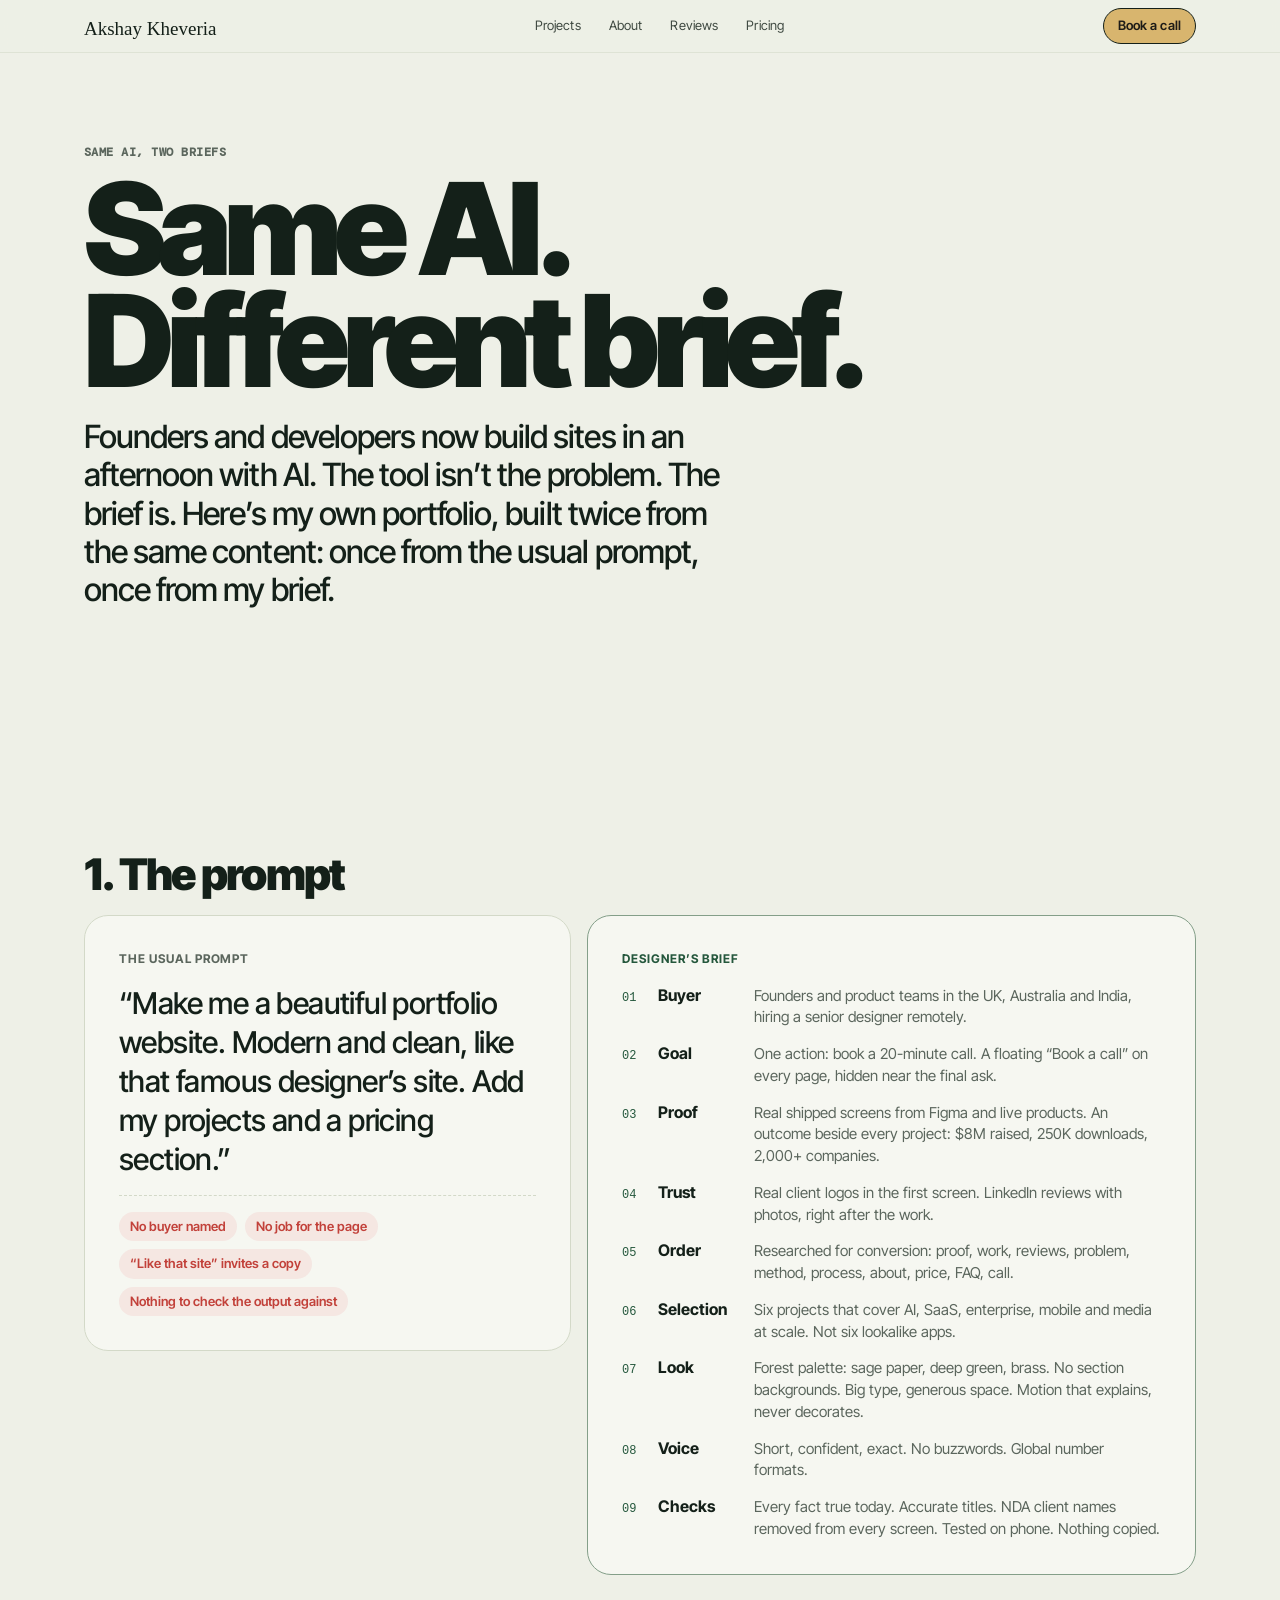
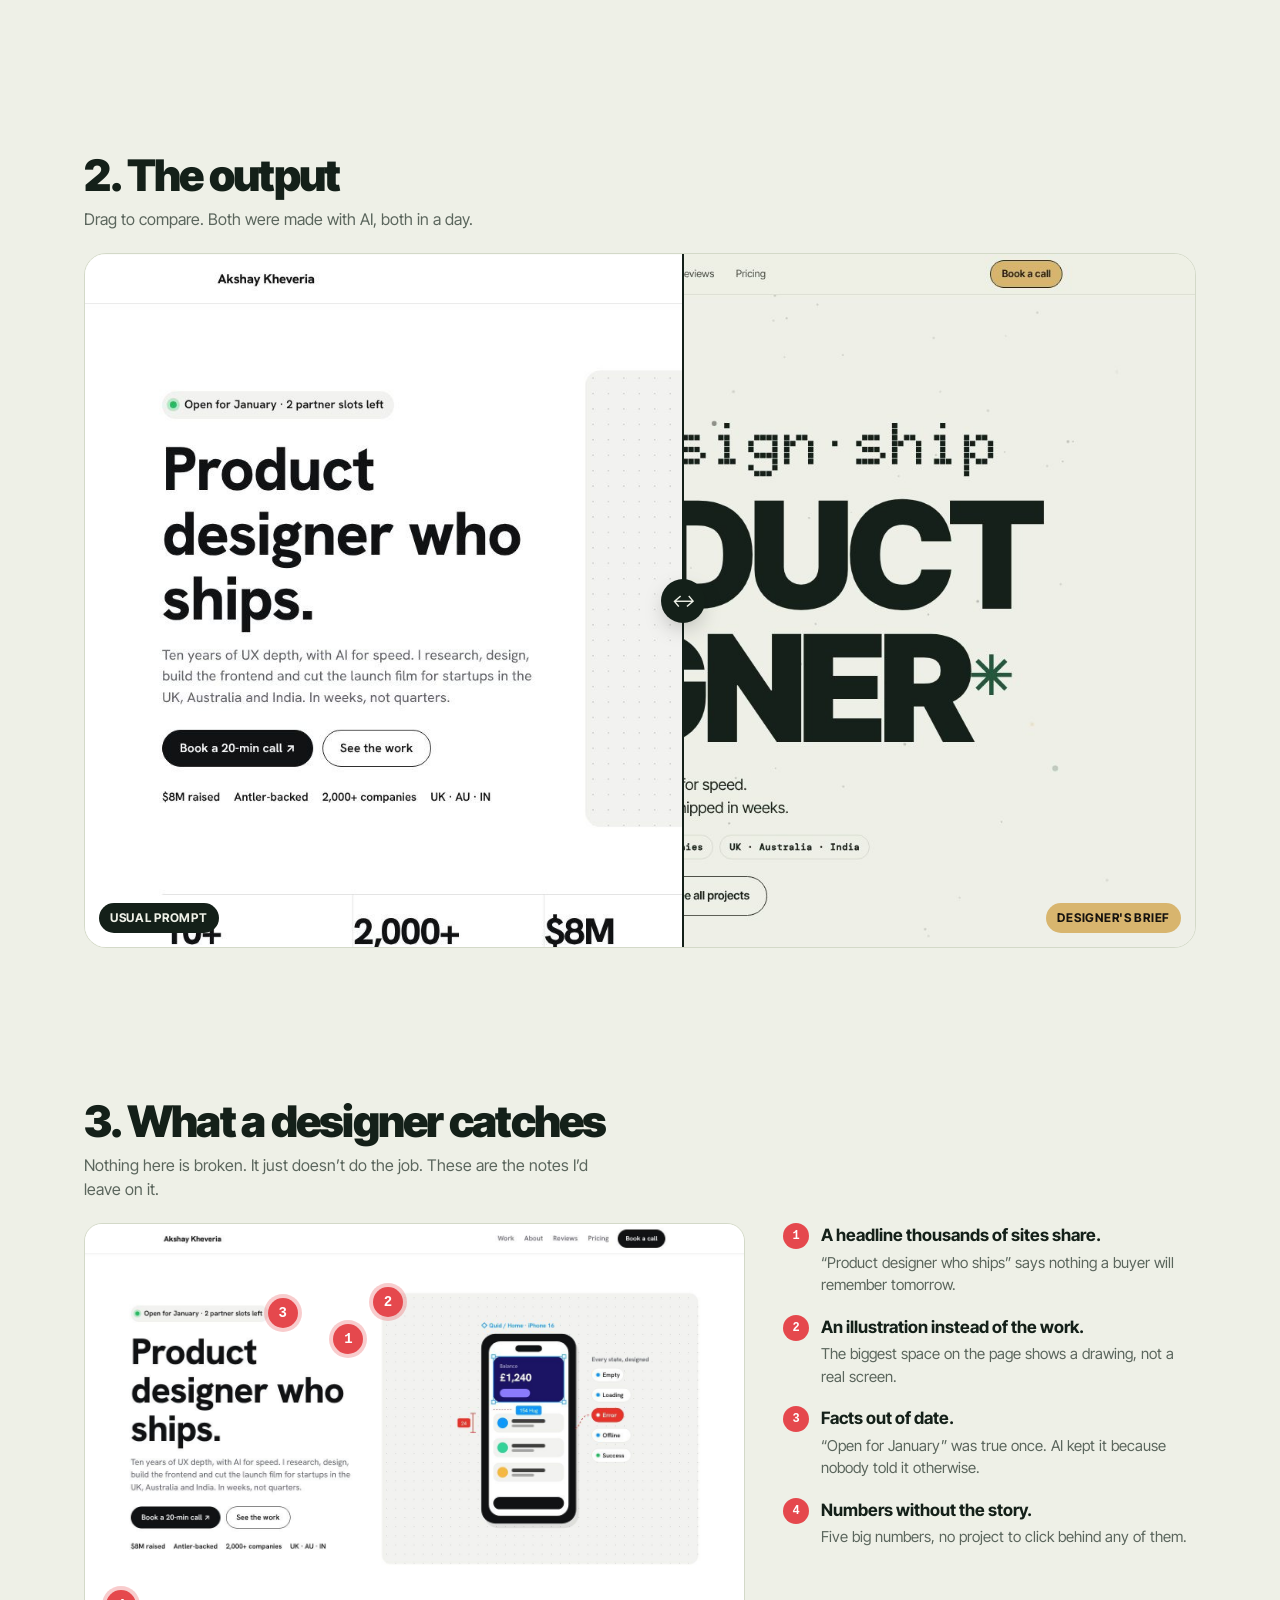
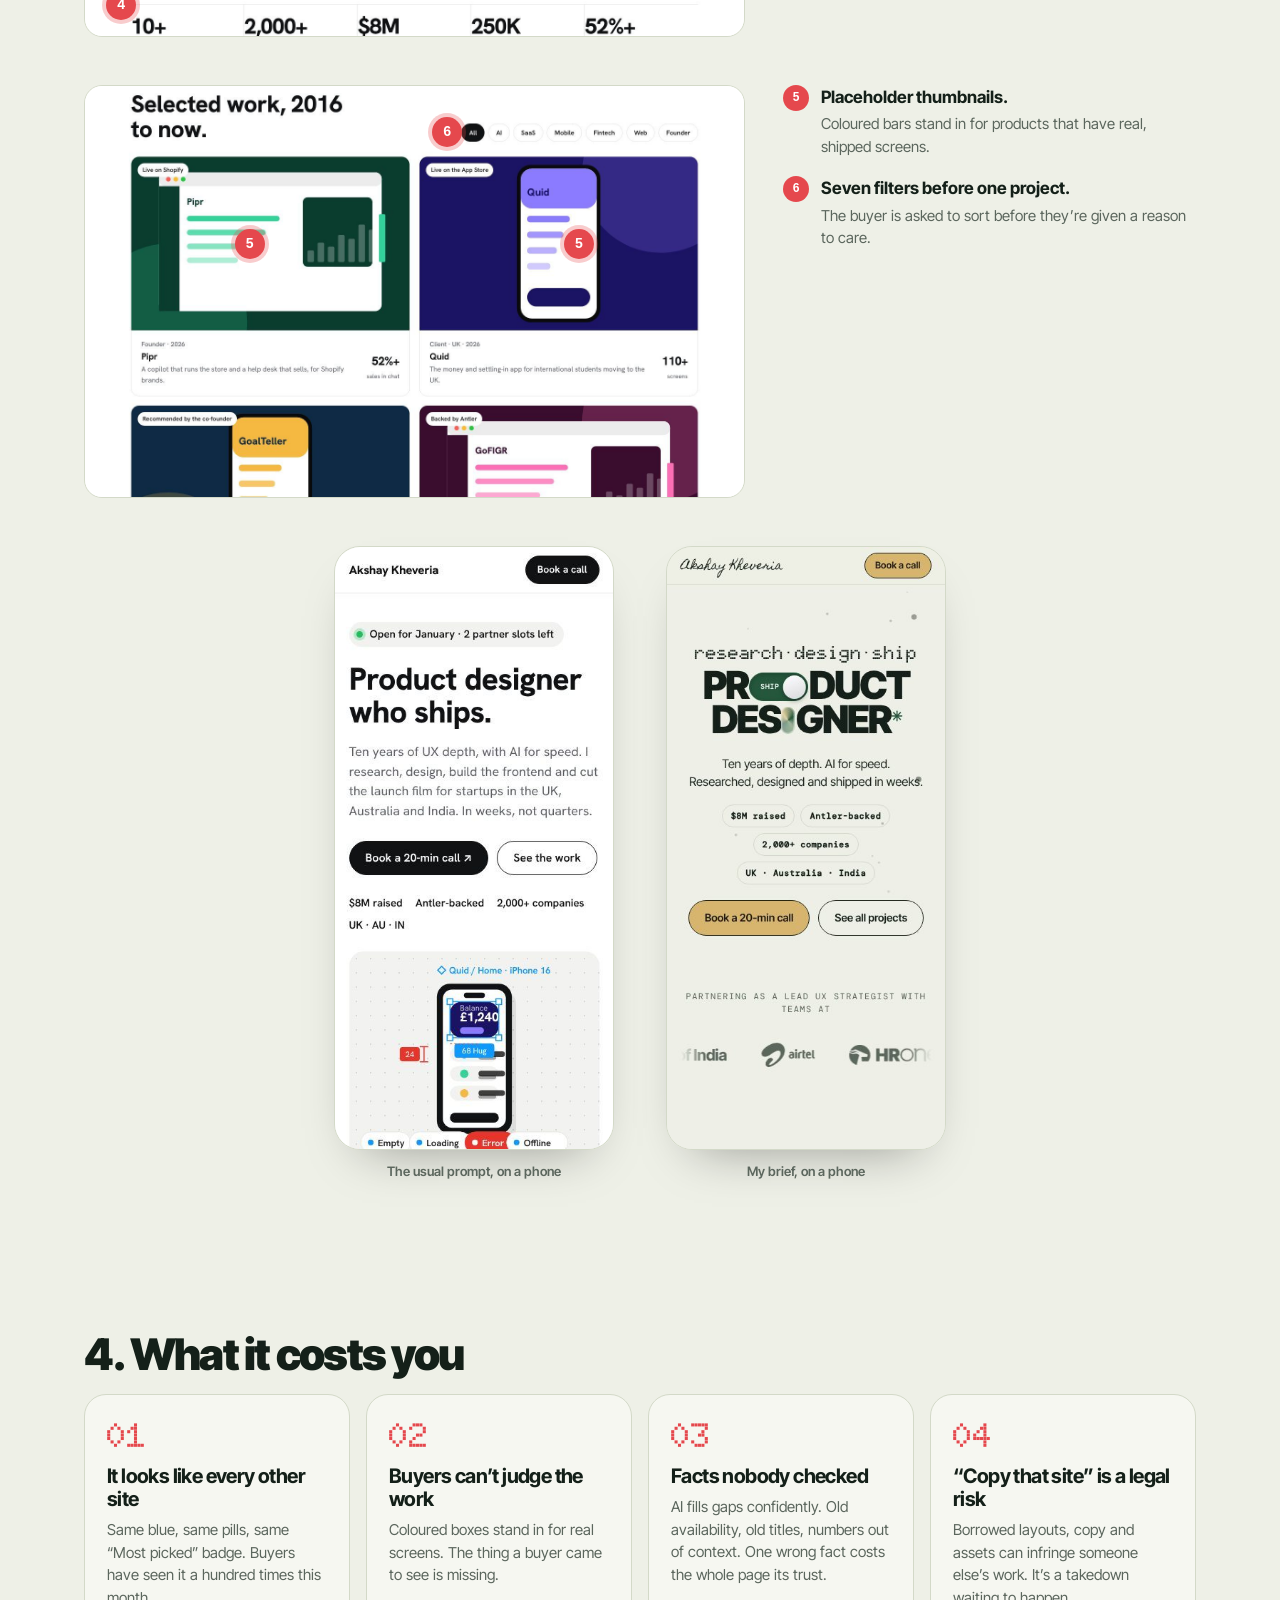
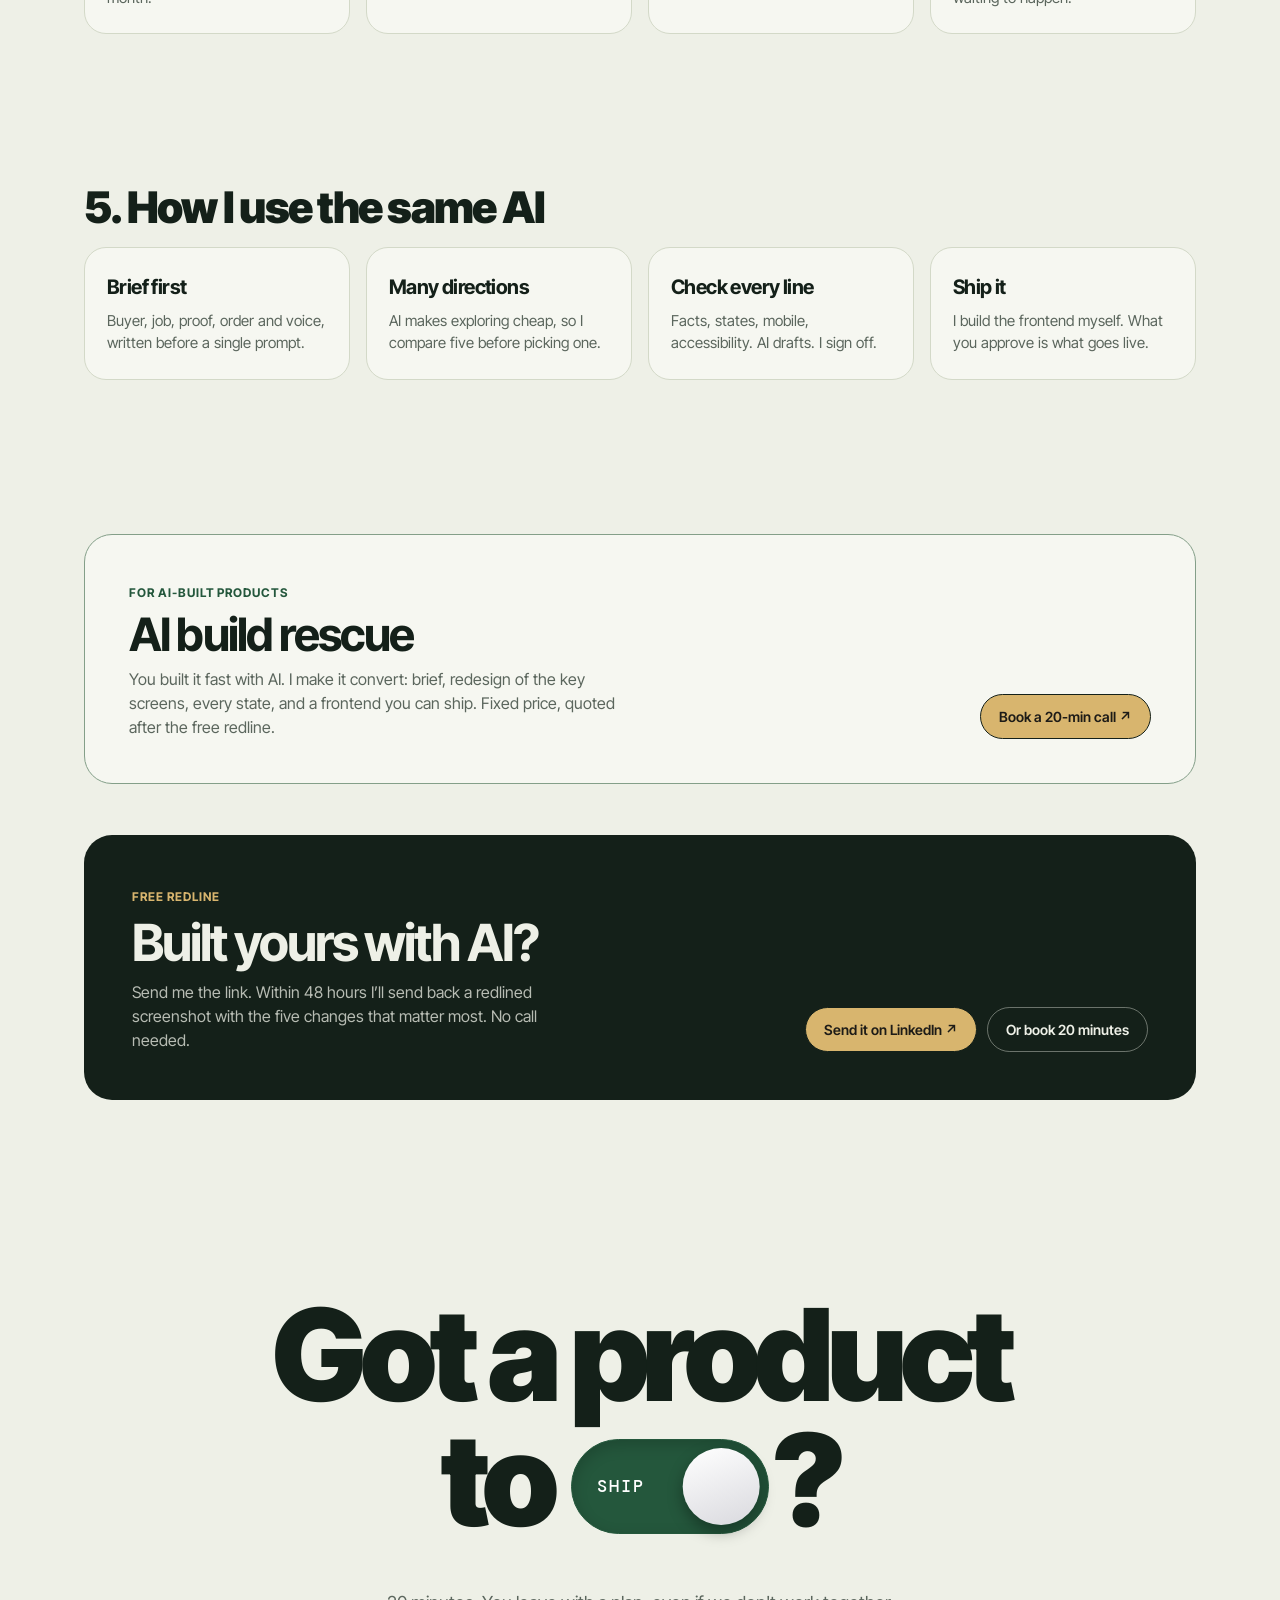
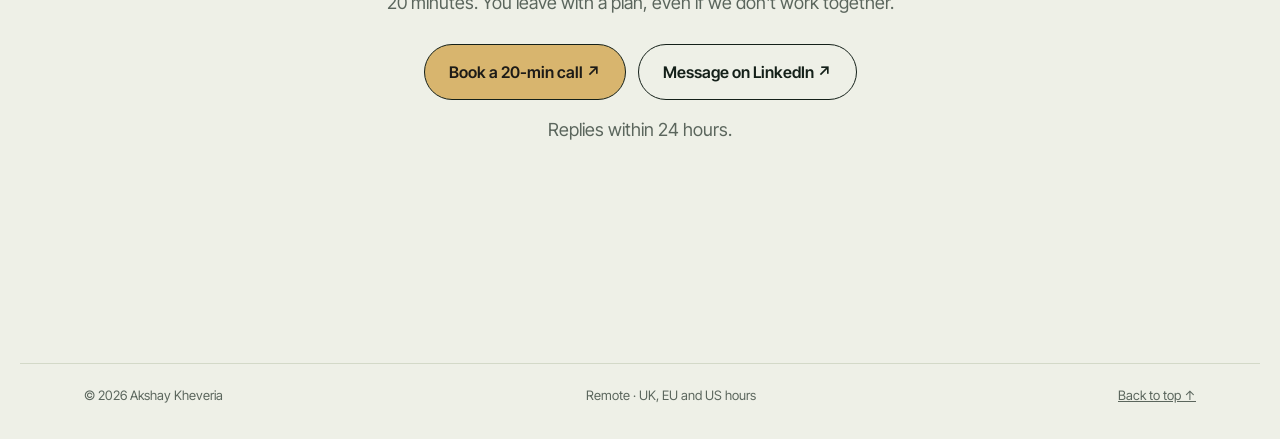
<file: same-ai.html>
<!doctype html><html lang="en"><head><meta charset="utf-8"><meta name="viewport" content="width=device-width,initial-scale=1,viewport-fit=cover"><title>Same AI, different brief · Akshay Kheveria</title><link rel="preconnect" href="https://fonts.googleapis.com"><link href="https://fonts.googleapis.com/css2?family=Doto:wght@700;900&family=Homemade+Apple&family=DM+Mono:wght@400;500&family=Inter+Tight:ital,wght@0,400;0,500;0,600;0,700;0,800;0,900;1,400&display=swap" rel="stylesheet"><link rel="stylesheet" href="site.css"><meta name="description" content="Akshay Kheveria, senior product designer. Research, design, frontend and launch films for startups in the UK, Australia and India."><link rel="canonical" href="https://akheveria.com/same-ai"><meta property="og:type" content="website"><meta property="og:title" content="Same AI, different brief · Akshay Kheveria"><meta property="og:description" content="Akshay Kheveria, senior product designer. Research, design, frontend and launch films for startups in the UK, Australia and India."><meta property="og:url" content="https://akheveria.com/same-ai"><meta property="og:image" content="https://akheveria.com/og.jpg"><meta name="twitter:card" content="summary_large_image"><meta name="theme-color" content="#eef0e7"><link rel="icon" href="/favicon.svg" type="image/svg+xml"><link rel="preload" as="image" href="img/p_home2.jpg" fetchpriority="high"></head><body><nav><div class="wrap"><a class="brand" href="index.html">Akshay Kheveria</a><div class="links"><a href="projects.html">Projects</a><a href="index.html#about">About</a><a href="index.html#words">Reviews</a><a href="index.html#offers">Pricing</a></div><a class="navcta" href="https://cal.com/akshay-kheveria-bcy8pf/design-call" target="_blank" rel="noopener">Book a call</a></div></nav>
<main id="top"><header class="chead wrap"><span class="eye">Same AI, two briefs</span><h1>Same AI.<br>Different brief.</h1><p class="lead">Founders and developers now build sites in an afternoon with AI. The tool isn’t the problem. The brief is. Here’s my own portfolio, built twice from the same content: once from the usual prompt, once from my brief.</p></header>

<section class="wrap sa">
  <h2 class="sa-h2">1. The prompt</h2>
  <div class="sa-prompts"><div class="sa-p usual"><span class="sa-lab">The usual prompt</span>
<p class="sa-q">“Make me a beautiful portfolio website. Modern and clean, like that famous designer’s site. Add my projects and a pricing section.”</p>
<ul class="sa-miss"><li>No buyer named</li><li>No job for the page</li><li>“Like that site” invites a copy</li><li>Nothing to check the output against</li></ul></div><div class="sa-p brief"><span class="sa-lab">Designer’s brief</span><ol class="sa-b s">
<li><b>Buyer</b><span>Founders and product teams in the UK, Australia and India, hiring a senior designer remotely.</span></li>
<li><b>Goal</b><span>One action: book a 20-minute call. A floating “Book a call” on every page, hidden near the final ask.</span></li>
<li><b>Proof</b><span>Real shipped screens from Figma and live products. An outcome beside every project: $8M raised, 250K downloads, 2,000+ companies.</span></li>
<li><b>Trust</b><span>Real client logos in the first screen. LinkedIn reviews with photos, right after the work.</span></li>
<li><b>Order</b><span>Researched for conversion: proof, work, reviews, problem, method, process, about, price, FAQ, call.</span></li>
<li><b>Selection</b><span>Six projects that cover AI, SaaS, enterprise, mobile and media at scale. Not six lookalike apps.</span></li>
<li><b>Look</b><span>Forest palette: sage paper, deep green, brass. No section backgrounds. Big type, generous space. Motion that explains, never decorates.</span></li>
<li><b>Voice</b><span>Short, confident, exact. No buzzwords. Global number formats.</span></li>
<li><b>Checks</b><span>Every fact true today. Accurate titles. NDA client names removed from every screen. Tested on phone. Nothing copied.</span></li>
</ol></div></div>
</section>

<section class="wrap sa">
  <h2 class="sa-h2">2. The output</h2>
  <p class="sa-note">Drag to compare. Both were made with AI, both in a day.</p>
  <div class="sa-sl" style="--p:50%"><img src="img/sa_ak_hero.jpg" alt="The same portfolio built from a designer's brief" loading="lazy"><div class="sa-rt"><span class="sa-tag r">Designer's brief</span></div><div class="sa-top"><img src="img/sa_rk_hero.jpg" alt="The same portfolio built from the usual prompt" loading="lazy"><span class="sa-tag l">Usual prompt</span></div><i class="sa-h" aria-hidden="true"></i><input type="range" min="0" max="100" value="50" aria-label="Drag to compare the two versions"></div>
</section>

<section class="wrap sa">
  <h2 class="sa-h2">3. What a designer catches</h2>
  <p class="sa-note">Nothing here is broken. It just doesn’t do the job. These are the notes I’d leave on it.</p>
  <div class="sa-red">
    <figure class="sa-shot"><i class="rl" style="left:40%;top:28%">1</i><i class="rl" style="left:46%;top:19%">2</i><i class="rl" style="left:30%;top:21.5%">3</i><i class="rl" style="left:5.5%;top:92.5%">4</i><img src="img/sa_rk_hero.jpg" alt="Usual prompt output, first screen" loading="lazy"></figure>
    <ol class="sa-notes" start="1">
      <li data-n="1"><div><b>A headline thousands of sites share.</b>“Product designer who ships” says nothing a buyer will remember tomorrow.</div></li>
      <li data-n="2"><div><b>An illustration instead of the work.</b>The biggest space on the page shows a drawing, not a real screen.</div></li>
      <li data-n="3"><div><b>Facts out of date.</b>“Open for January” was true once. AI kept it because nobody told it otherwise.</div></li>
      <li data-n="4"><div><b>Numbers without the story.</b>Five big numbers, no project to click behind any of them.</div></li>
    </ol>
  </div>
  <div class="sa-red">
    <figure class="sa-shot"><i class="rl" style="left:25%;top:38.5%">5</i><i class="rl" style="left:75%;top:38.5%">5</i><i class="rl" style="left:55%;top:11.3%">6</i><img src="img/sa_rk_work.jpg" alt="Usual prompt output, work section" loading="lazy"></figure>
    <ol class="sa-notes" start="5">
      <li data-n="5"><div><b>Placeholder thumbnails.</b>Coloured bars stand in for products that have real, shipped screens.</div></li>
      <li data-n="6"><div><b>Seven filters before one project.</b>The buyer is asked to sort before they’re given a reason to care.</div></li>
    </ol>
  </div>
  <div class="sa-ph">
    <figure><img src="img/sa_rk_m.jpg" alt="Usual prompt output on a phone" loading="lazy"><figcaption>The usual prompt, on a phone</figcaption></figure>
    <figure><img src="img/sa_ak_m.jpg" alt="Designer brief output on a phone" loading="lazy"><figcaption>My brief, on a phone</figcaption></figure>
  </div>
</section>

<section class="wrap sa">
  <h2 class="sa-h2">4. What it costs you</h2>
  <div class="sa-costs">
<div><span class="sa-n">01</span><h4>It looks like every other site</h4><p>Same blue, same pills, same “Most picked” badge. Buyers have seen it a hundred times this month.</p></div>
<div><span class="sa-n">02</span><h4>Buyers can’t judge the work</h4><p>Coloured boxes stand in for real screens. The thing a buyer came to see is missing.</p></div>
<div><span class="sa-n">03</span><h4>Facts nobody checked</h4><p>AI fills gaps confidently. Old availability, old titles, numbers out of context. One wrong fact costs the whole page its trust.</p></div>
<div><span class="sa-n">04</span><h4>“Copy that site” is a legal risk</h4><p>Borrowed layouts, copy and assets can infringe someone else’s work. It’s a takedown waiting to happen.</p></div>
</div>
</section>

<section class="wrap sa">
  <h2 class="sa-h2">5. How I use the same AI</h2>
  <div class="sa-how">
    <div><b>Brief first</b><p>Buyer, job, proof, order and voice, written before a single prompt.</p></div>
    <div><b>Many directions</b><p>AI makes exploring cheap, so I compare five before picking one.</p></div>
    <div><b>Check every line</b><p>Facts, states, mobile, accessibility. AI drafts. I sign off.</p></div>
    <div><b>Ship it</b><p>I build the frontend myself. What you approve is what goes live.</p></div>
  </div>
</section>

<section class="wrap sa">
  <div class="sa-offer"><div><span class="sa-lab">For AI-built products</span><h3>AI build rescue</h3><p>You built it fast with AI. I make it convert: brief, redesign of the key screens, every state, and a frontend you can ship. Fixed price, quoted after the free redline.</p></div><a class="btn" href="https://cal.com/akshay-kheveria-bcy8pf/design-call" target="_blank" rel="noopener">Book a 20-min call ↗</a></div>
  <div class="sa-cta"><div><span class="sa-lab">Free redline</span><h3>Built yours with AI?</h3><p>Send me the link. Within 48 hours I’ll send back a redlined screenshot with the five changes that matter most. No call needed.</p></div><div class="sa-act"><a class="btn" href="https://www.linkedin.com/in/akheveria/" target="_blank" rel="noopener">Send it on LinkedIn ↗</a><a class="btn ghost" href="https://cal.com/akshay-kheveria-bcy8pf/design-call" target="_blank" rel="noopener">Or book 20 minutes</a></div></div>
</section><script>(()=>{const R=matchMedia('(prefers-reduced-motion: reduce)').matches;document.documentElement.classList.add('sa-js');
document.querySelectorAll('.sa-sl').forEach(sl=>{const inp=sl.querySelector('input');let touched=false;const set=v=>{sl.style.setProperty('--p',v+'%');inp.value=v};
inp.addEventListener('input',()=>{touched=true;set(+inp.value)});inp.addEventListener('pointerdown',()=>touched=true);
if(R)return;set(94);let done=false;new IntersectionObserver((es,o)=>{if(!es[0].isIntersecting||done)return;done=true;o.disconnect();const t0=performance.now(),D=1700;const f=n=>{if(touched)return;const k=Math.min(1,(n-t0)/D),e=k<.5?4*k*k*k:1-Math.pow(-2*k+2,3)/2;set(Math.round((94-44*e)*10)/10);if(k<1)requestAnimationFrame(f)};setTimeout(()=>requestAnimationFrame(f),350)},{threshold:.45}).observe(sl)});
if(R){document.querySelectorAll('.sa').forEach(x=>x.classList.add('in'));return}
const io=new IntersectionObserver(es=>es.forEach(x=>{if(x.isIntersecting){x.target.classList.add('in');io.unobserve(x.target)}}),{threshold:.12});document.querySelectorAll('.sa').forEach(x=>io.observe(x))})()</script></main>
<section class="cta wrap" id="contact"><h2>Got a product<br>to <span class="tog on" id="tg2" aria-hidden="true"><b>ship</b><i></i></span><span class="sr">ship</span>?</h2><p>20 minutes. You leave with a plan, even if we don't work together.</p><div class="row"><a class="btn" href="https://cal.com/akshay-kheveria-bcy8pf/design-call" target="_blank" rel="noopener">Book a 20-min call ↗</a><a class="btn ghost" href="https://www.linkedin.com/in/akheveria/" target="_blank" rel="noopener">Message on LinkedIn ↗</a></div><p class="note">Replies within 24 hours.</p></section><footer><div class="wrap"><span>© 2026 Akshay Kheveria</span><span>Remote · UK, EU and US hours</span><a href="#top">Back to top ↑</a></div></footer><div class="dock" id="dock"><span class="dk-t"><span class="live"></span><span><b>Open to work · Remote</b><small>Taking 2 projects right now</small></span></span><a class="dk-b" href="https://cal.com/akshay-kheveria-bcy8pf/design-call" target="_blank" rel="noopener">Book a call <span aria-hidden="true">→</span></a></div><script>(()=>{const d=document.getElementById('dock');if(!d)return;const c=document.getElementById('contact');let cv=false;const u=()=>{d.classList.toggle('on',scrollY>window.innerHeight*.35&&!cv)};if(c)new IntersectionObserver(e=>{cv=e[0].isIntersecting;u()},{threshold:.15}).observe(c);addEventListener('scroll',u,{passive:true});u()})()</script><script>{const tg2=document.getElementById('tg2');if(tg2){tg2.addEventListener('click',()=>{tg2.classList.toggle('on');tg2.querySelector('b').textContent=tg2.classList.contains('on')?'ship':'idea';});}}</script>
<script>{const bs=[...document.querySelectorAll('.fb')],cs=[...document.querySelectorAll('.pgrid .mcard')];bs.forEach(b=>b.onclick=()=>{bs.forEach(x=>x.classList.toggle('on',x===b));const f=b.dataset.f;cs.forEach(c=>c.hidden=!(f==='All'||c.dataset.cat.split('|').includes(f)));});}</script></body></html>
</file>
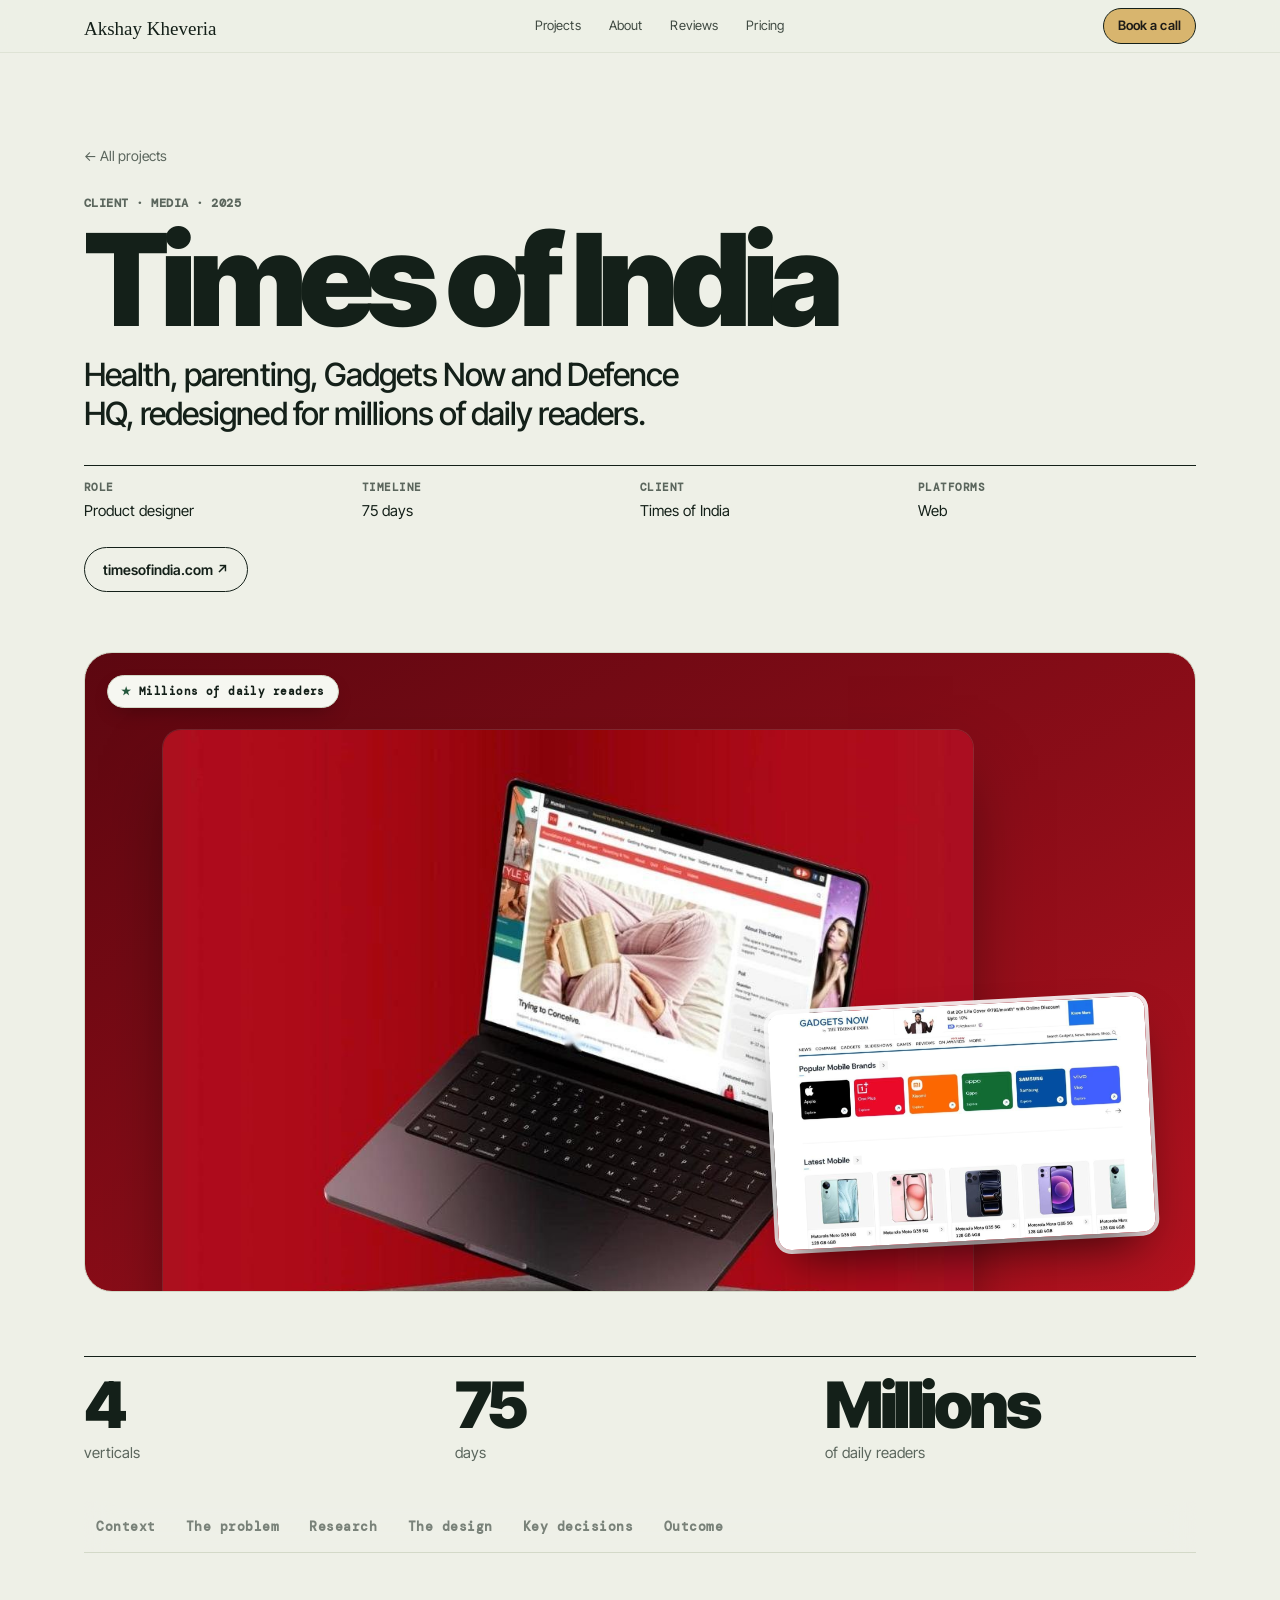
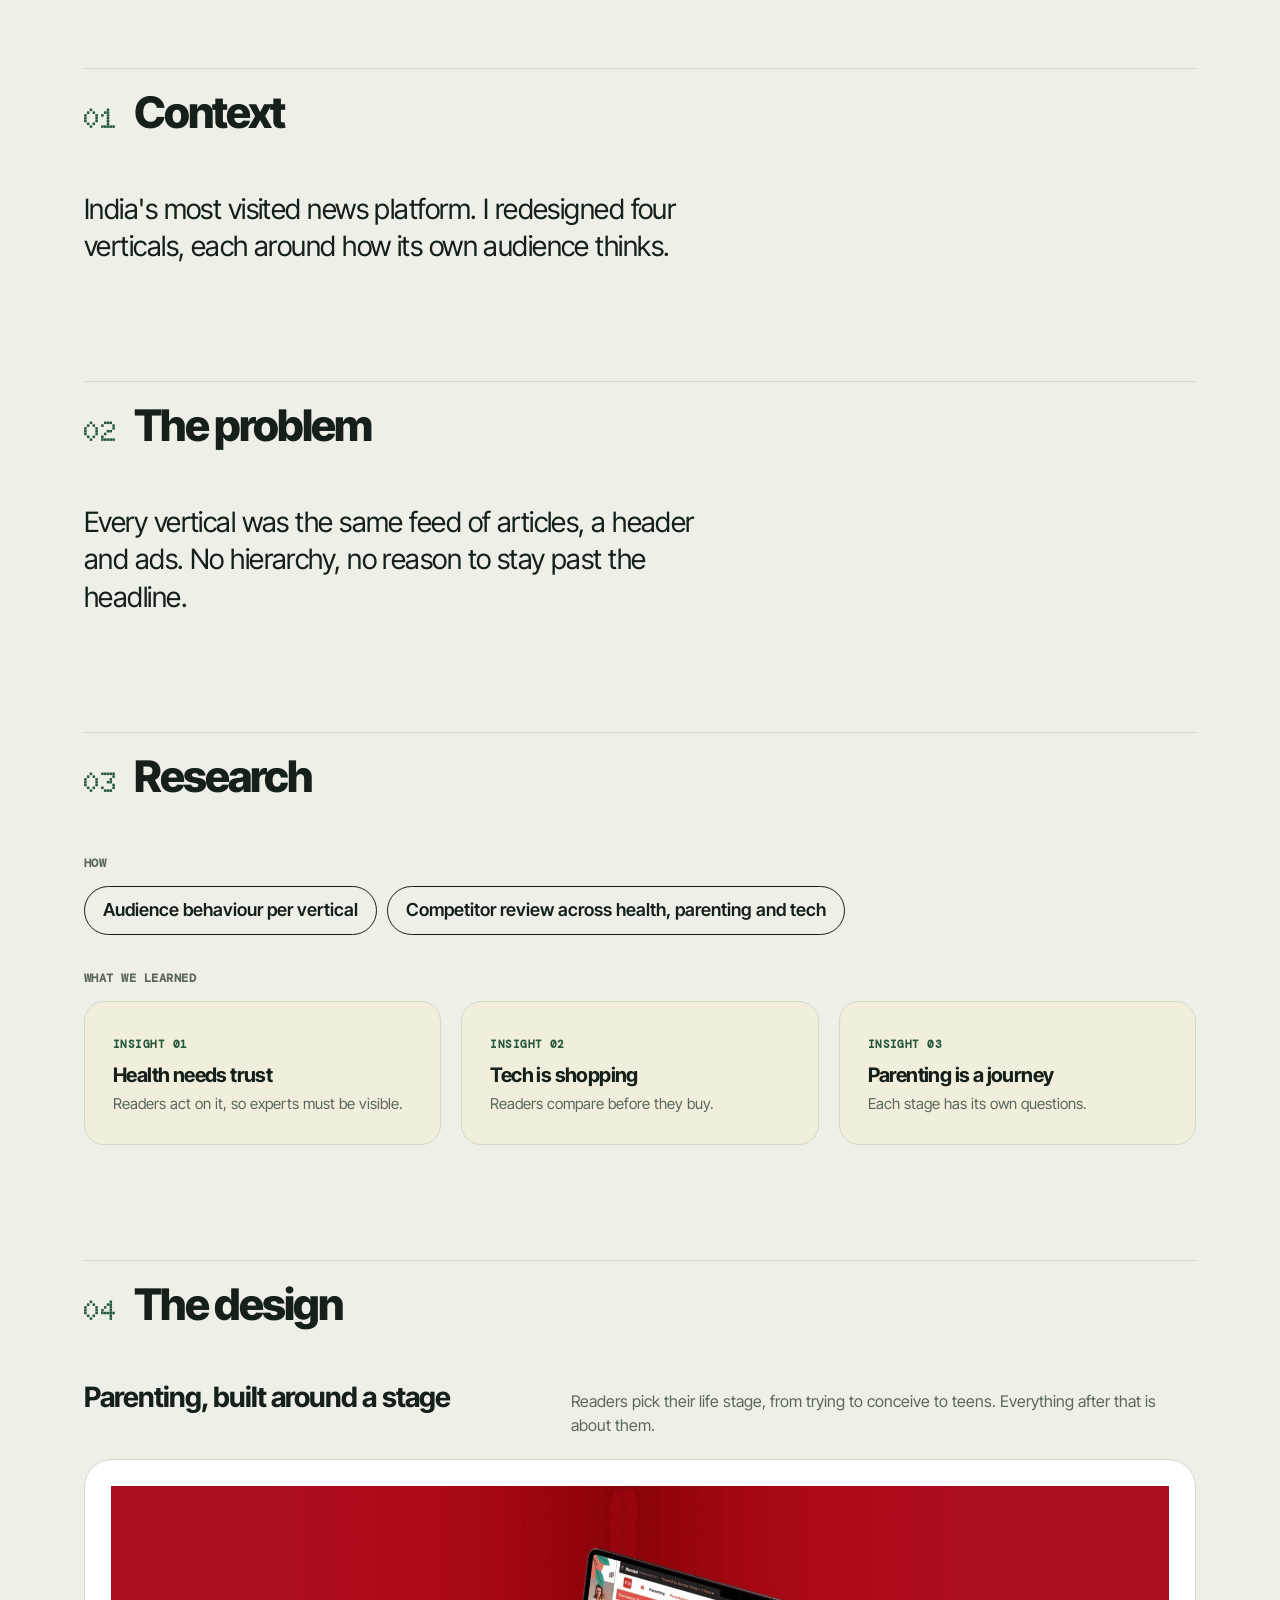
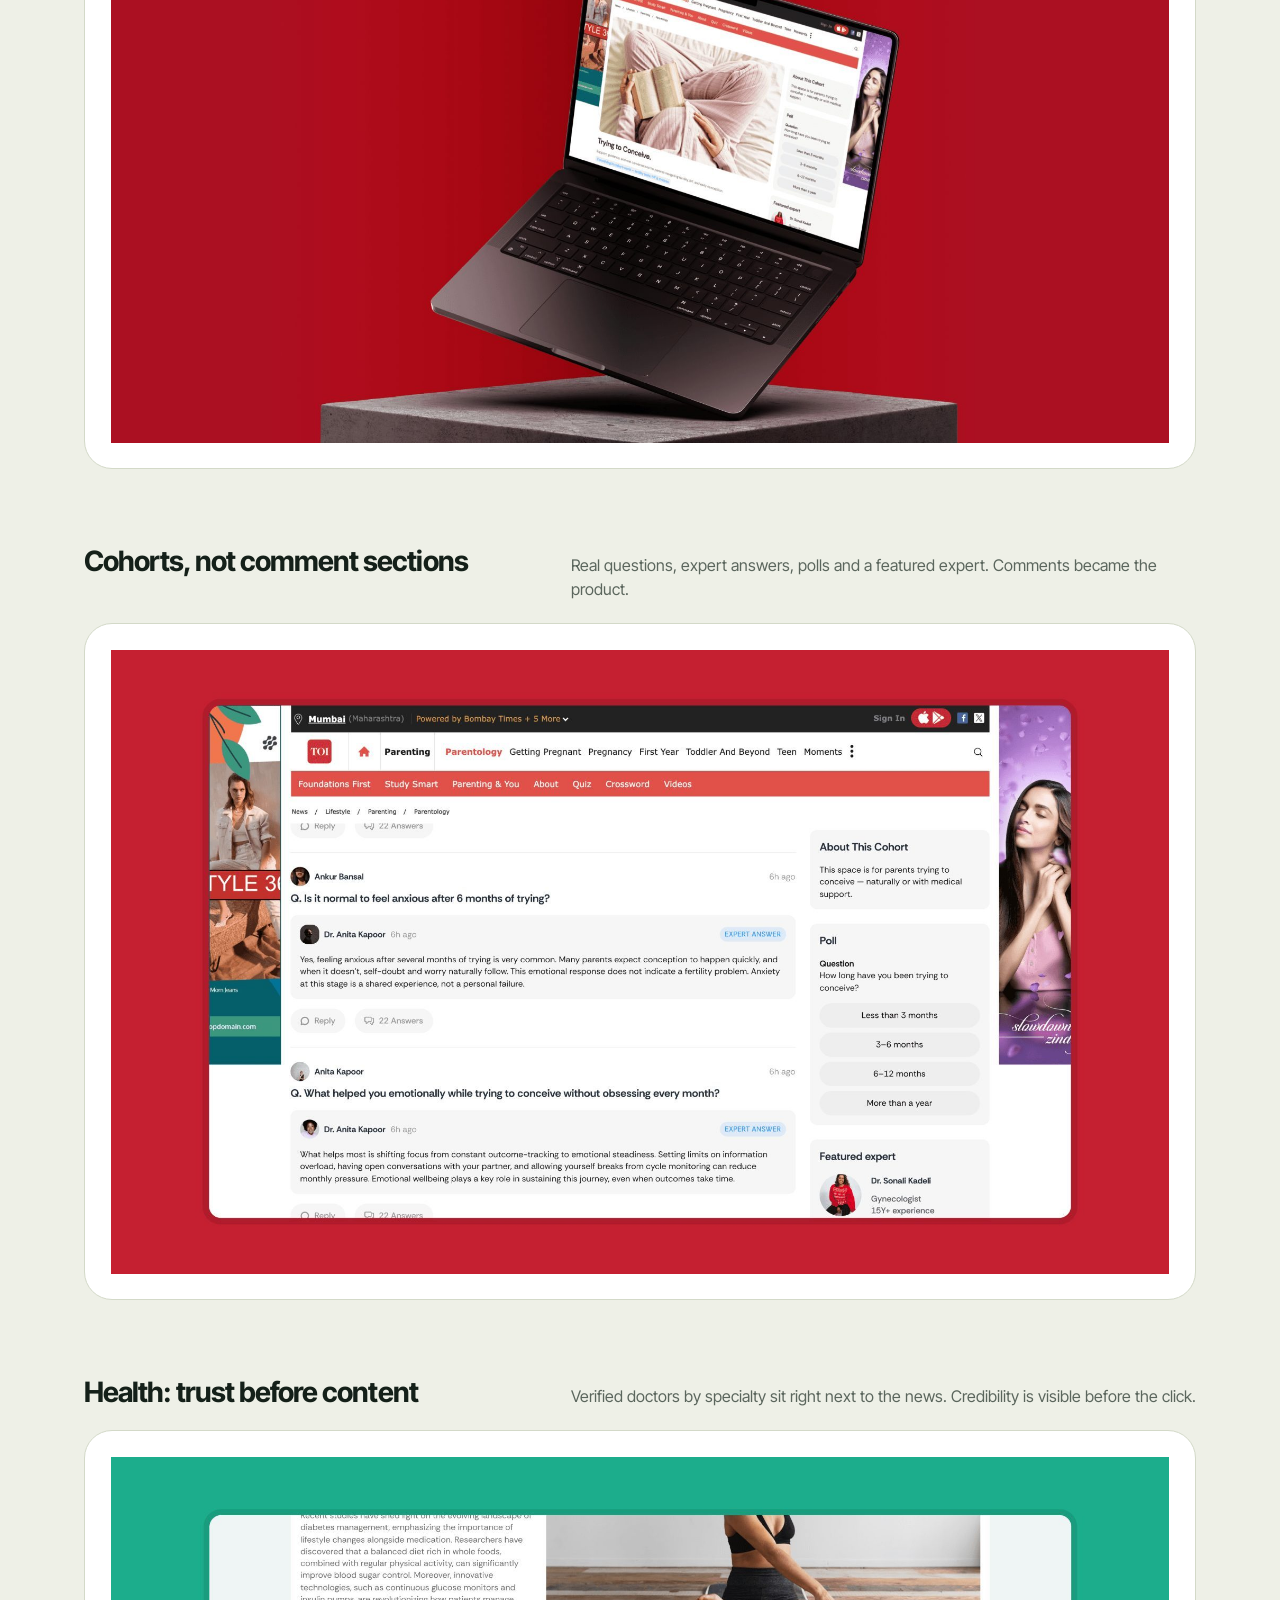
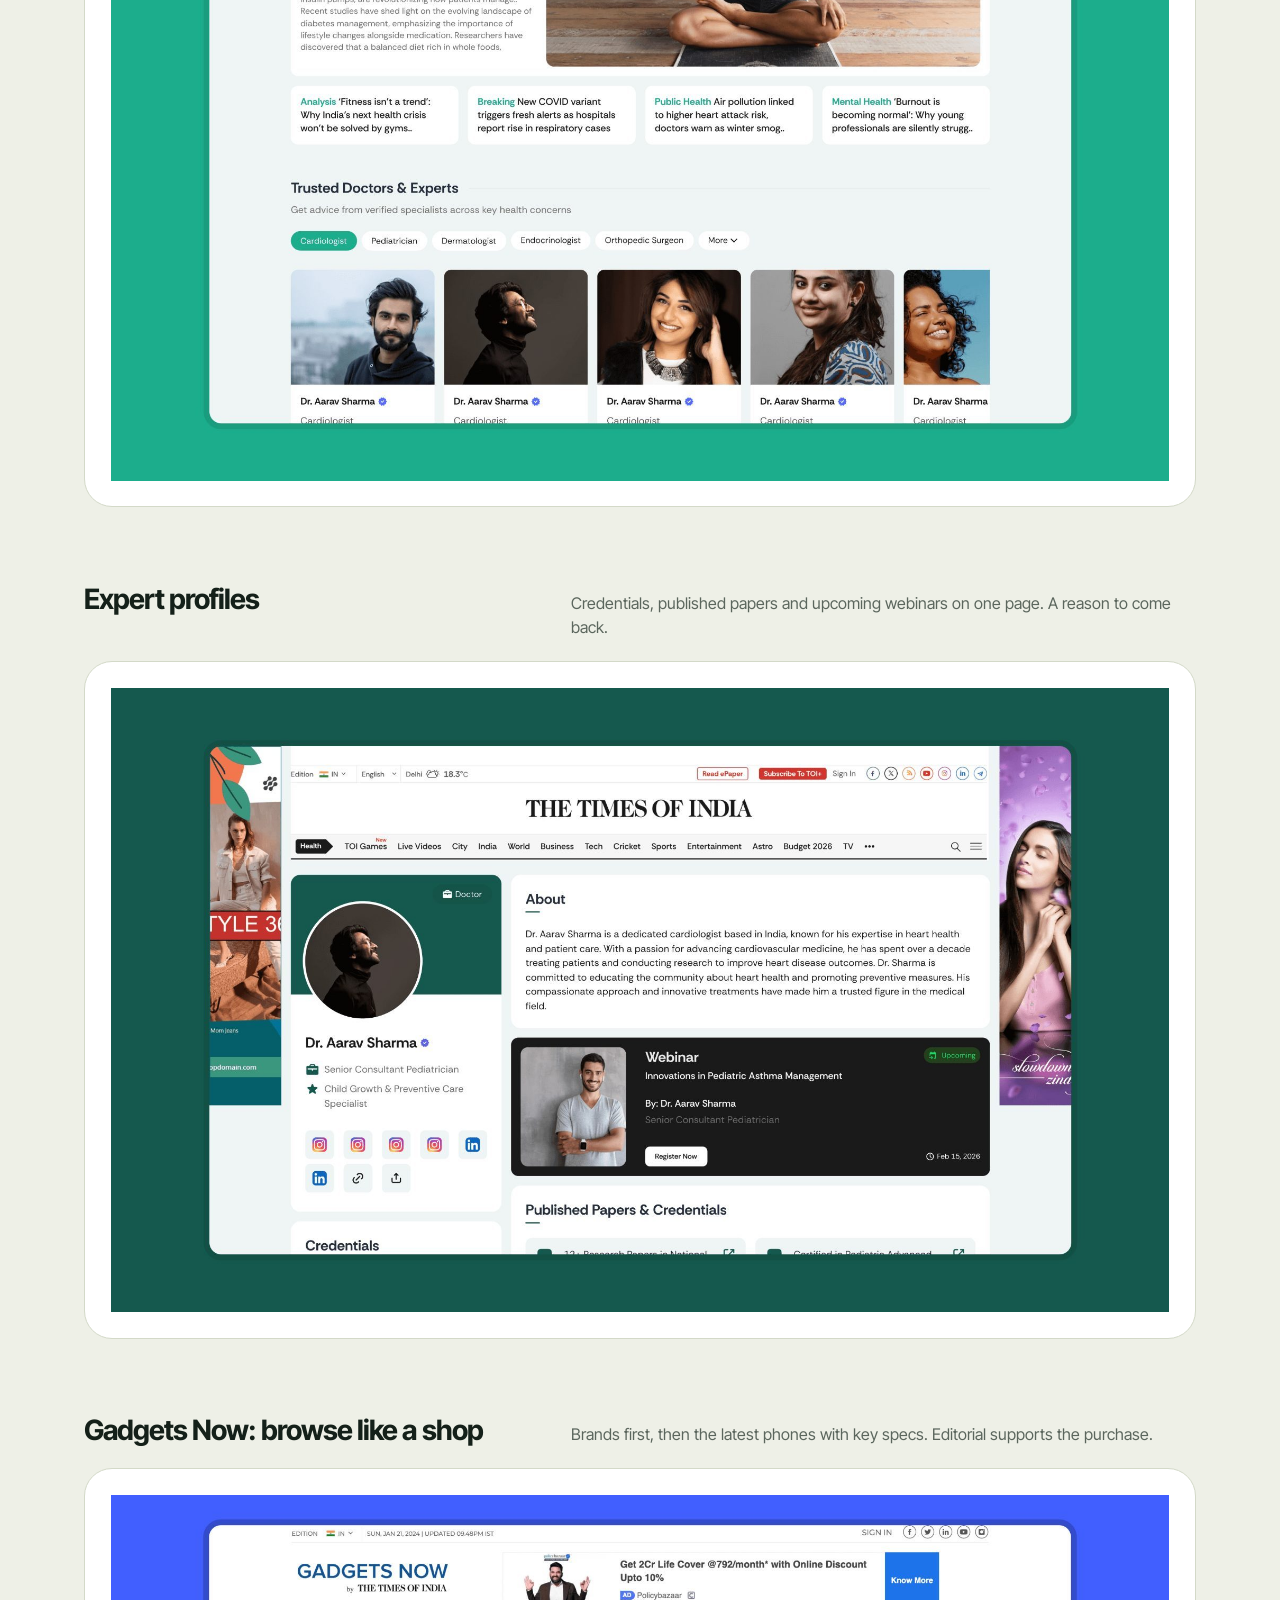
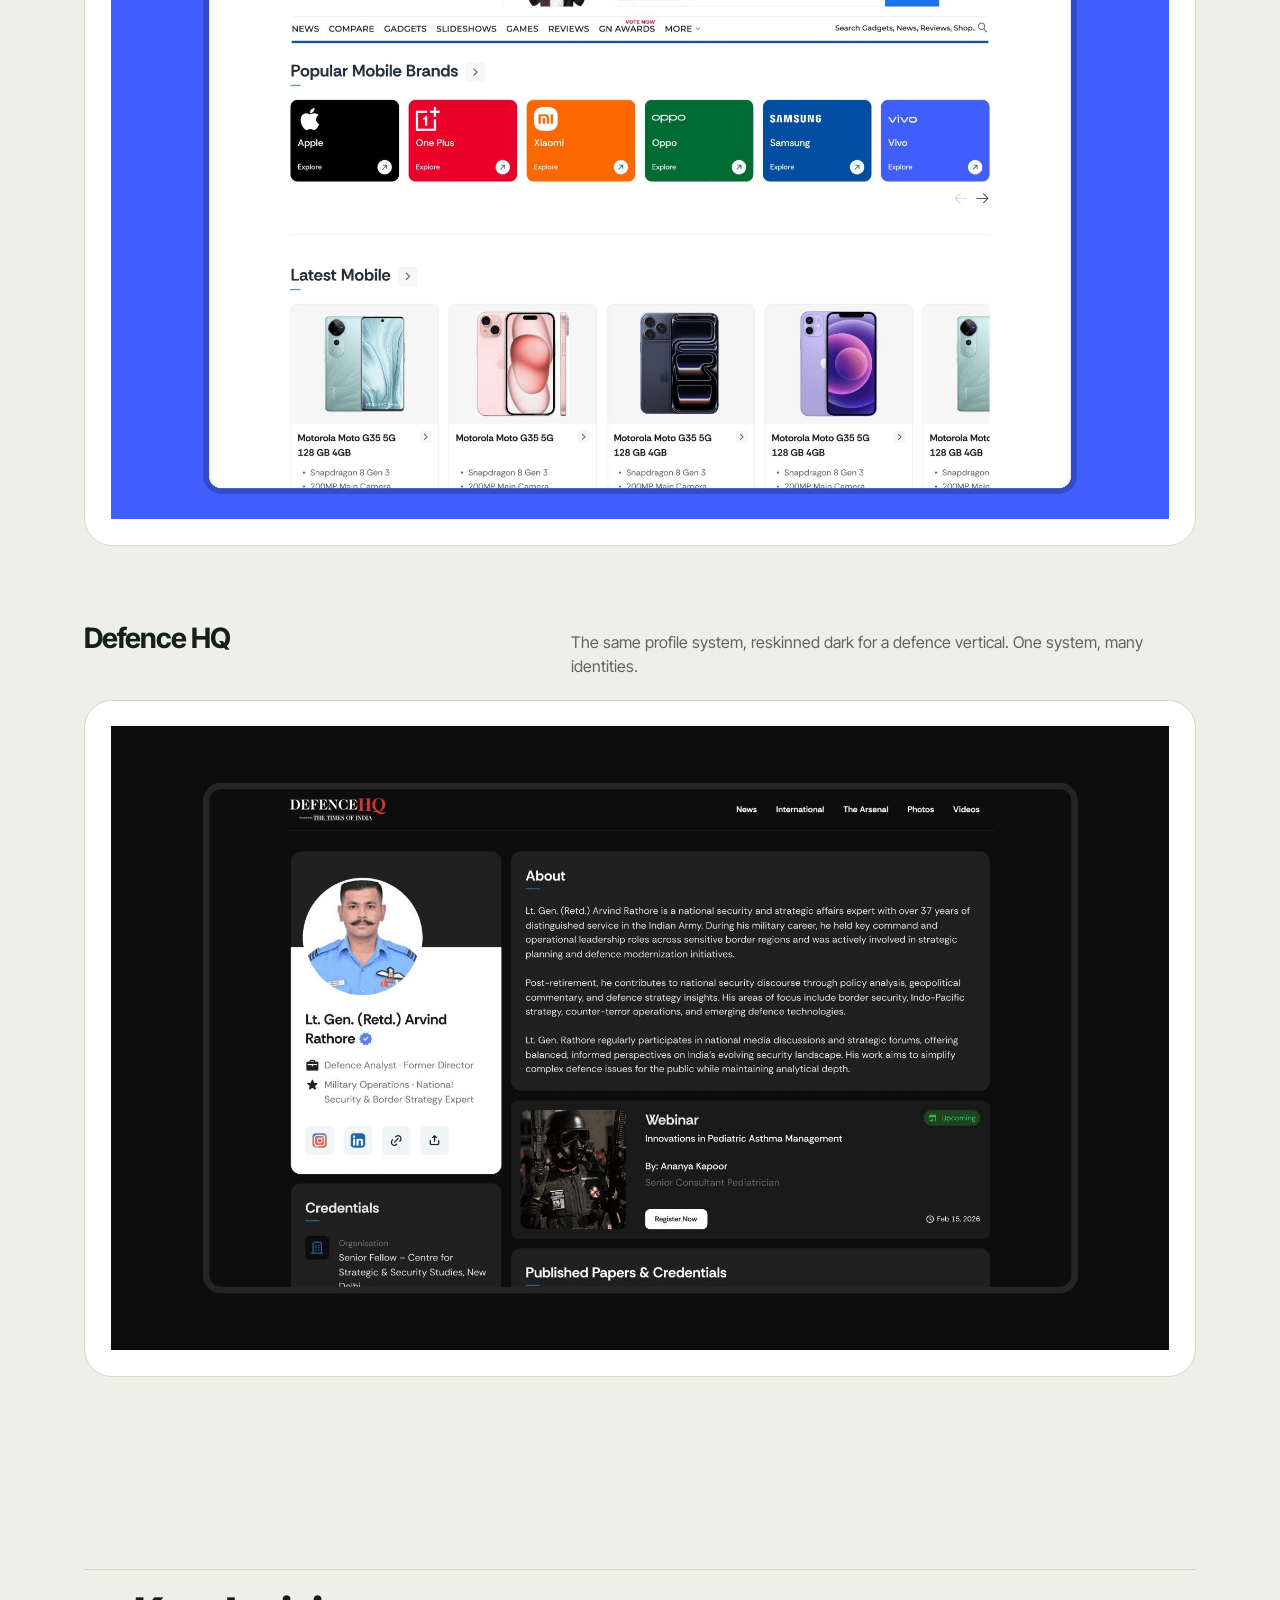
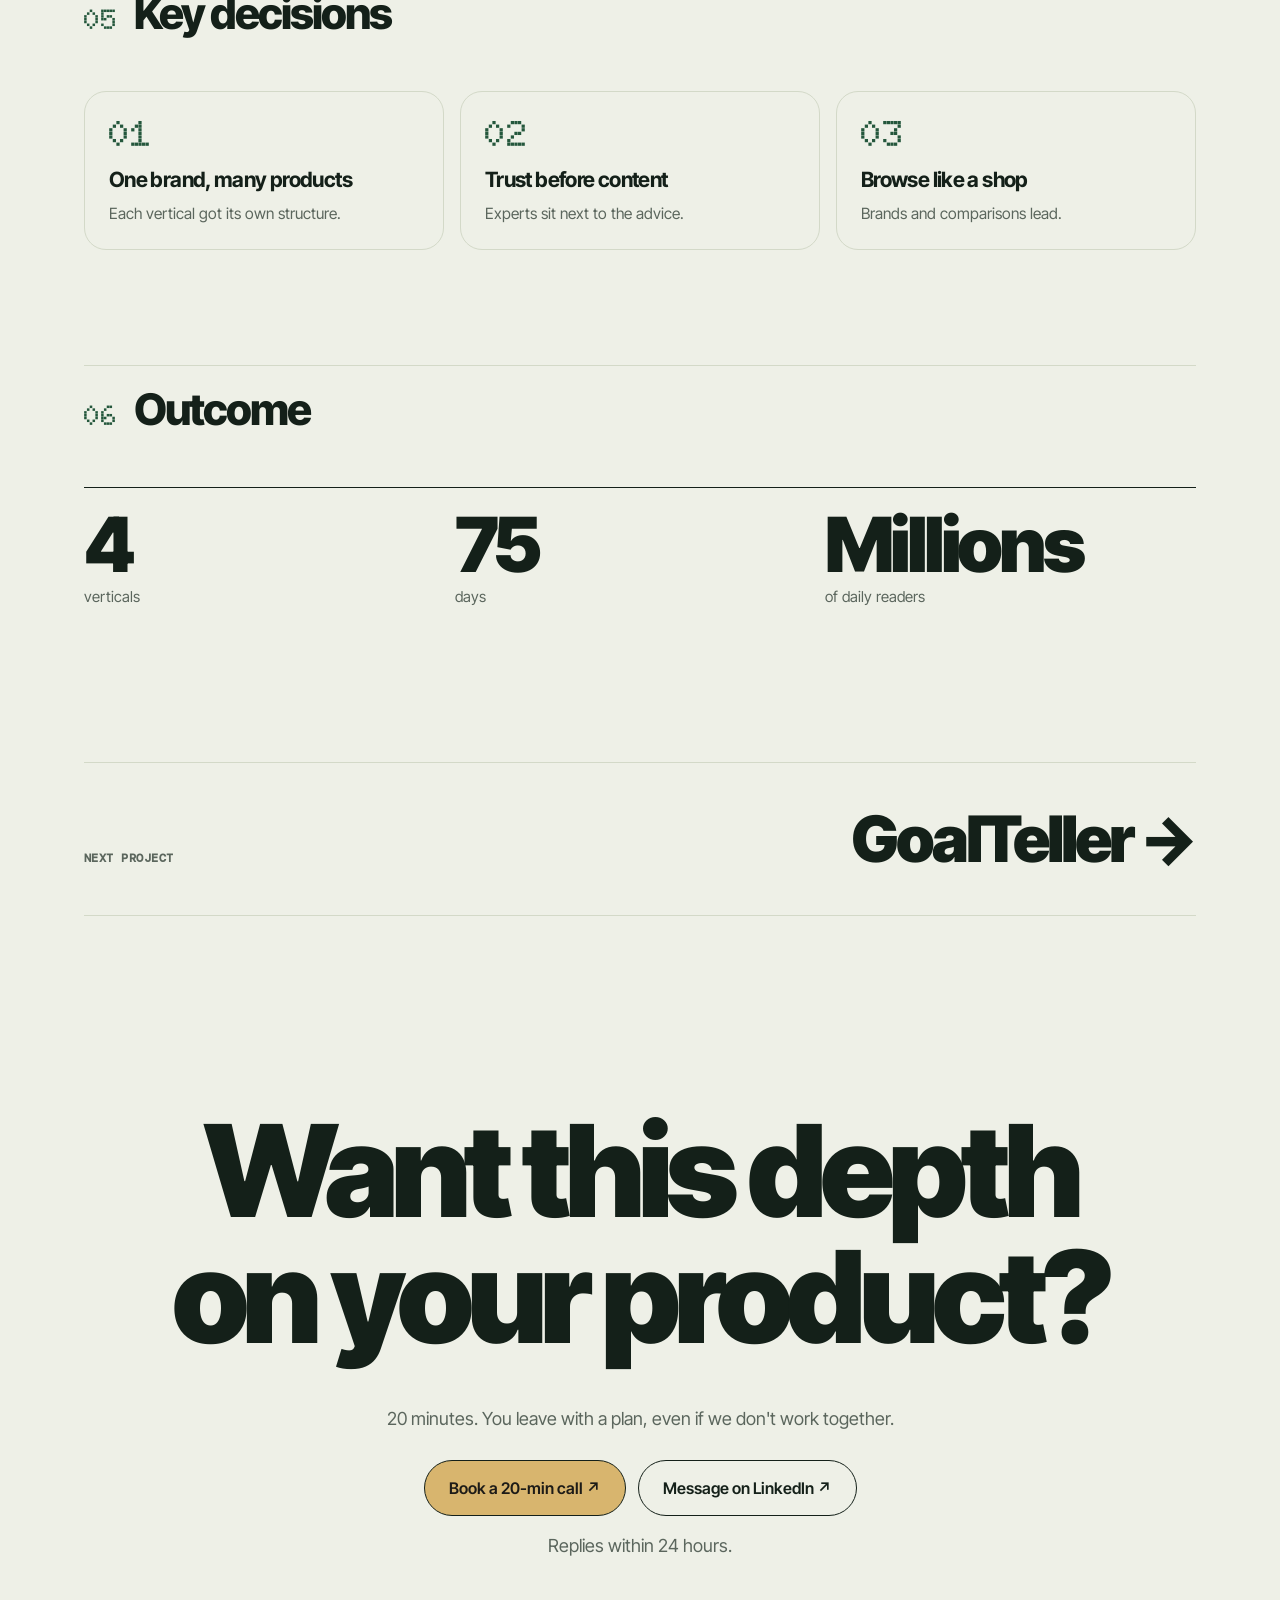
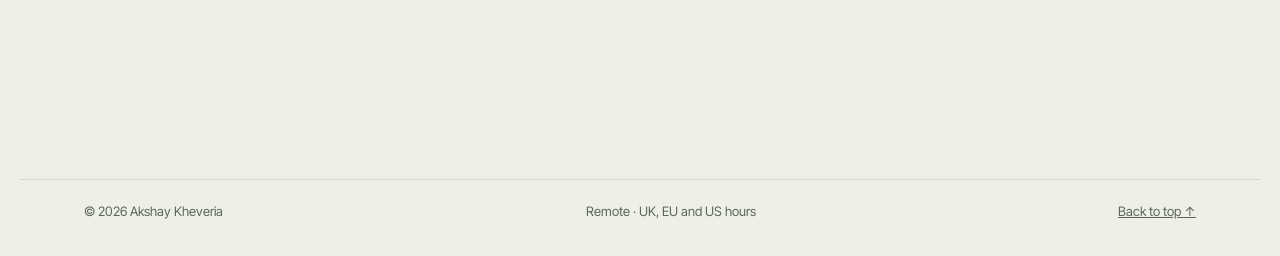
<file: times-of-india.html>
<!doctype html><html lang="en"><head><meta charset="utf-8"><meta name="viewport" content="width=device-width,initial-scale=1,viewport-fit=cover"><title>Times of India · Akshay Kheveria</title><link rel="preconnect" href="https://fonts.googleapis.com"><link href="https://fonts.googleapis.com/css2?family=Doto:wght@700;900&family=Homemade+Apple&family=DM+Mono:wght@400;500&family=Inter+Tight:ital,wght@0,400;0,500;0,600;0,700;0,800;0,900;1,400&display=swap" rel="stylesheet"><link rel="stylesheet" href="site.css"><meta name="description" content="Akshay Kheveria, senior product designer. Research, design, frontend and launch films for startups in the UK, Australia and India."><link rel="canonical" href="https://akheveria.com/times-of-india"><meta property="og:type" content="website"><meta property="og:title" content="Times of India · Akshay Kheveria"><meta property="og:description" content="Akshay Kheveria, senior product designer. Research, design, frontend and launch films for startups in the UK, Australia and India."><meta property="og:url" content="https://akheveria.com/times-of-india"><meta property="og:image" content="https://akheveria.com/og.jpg"><meta name="twitter:card" content="summary_large_image"><meta name="theme-color" content="#eef0e7"><link rel="icon" href="/favicon.svg" type="image/svg+xml"><link rel="preload" as="image" href="img/p_home2.jpg" fetchpriority="high"></head><body><nav><div class="wrap"><a class="brand" href="index.html">Akshay Kheveria</a><div class="links"><a href="projects.html">Projects</a><a href="index.html#about">About</a><a href="index.html#words">Reviews</a><a href="index.html#offers">Pricing</a></div><a class="navcta" href="https://cal.com/akshay-kheveria-bcy8pf/design-call" target="_blank" rel="noopener">Book a call</a></div></nav>
<main id="top">
<header class="chead wrap"><a class="back" href="projects.html">← All projects</a><span class="eye">Client · Media · 2025</span><h1>Times of India</h1><p class="lead">Health, parenting, Gadgets Now and Defence HQ, redesigned for millions of daily readers.</p>
  <div class="cmeta"><div><small>Role</small>Product designer</div><div><small>Timeline</small>75 days</div><div><small>Client</small>Times of India</div><div><small>Platforms</small>Web</div></div><div class="clinks"><a class="btn ghost" href="https://timesofindia.indiatimes.com" target="_blank" rel="noopener">timesofindia.com ↗</a></div></header>
<div class="wrap"><div class="cvis v-comp" style="background:linear-gradient(150deg,#5c0710,#b3121f)"><span class="badge">Millions of daily readers</span><div class="c1"><img src="img/toi.jpg" alt="Times of India parenting and Gadgets Now" loading="lazy"></div><div class="c2"><img src="img/toi2.jpg" alt="" loading="lazy"></div></div></div>
<div class="wrap"><div class="cnums"><div><b>4</b><span>verticals</span></div><div><b>75</b><span>days</span></div><div><b>Millions</b><span>of daily readers</span></div></div><nav class="toc" aria-label="On this page"><a href="#context">Context</a><a href="#problem">The problem</a><a href="#research">Research</a><a href="#design">The design</a><a href="#decisions">Key decisions</a><a href="#outcome">Outcome</a></nav></div>
<section class="wrap cs" id="context"><div class="cs-h"><span class="cs-n">01</span><h2 class="ch">Context</h2></div><p class="body xl">India&#x27;s most visited news platform. I redesigned four verticals, each around how its own audience thinks.</p></section><section class="wrap cs" id="problem"><div class="cs-h"><span class="cs-n">02</span><h2 class="ch">The problem</h2></div><p class="body xl">Every vertical was the same feed of articles, a header and ads. No hierarchy, no reason to stay past the headline.</p></section><section class="wrap cs" id="research"><div class="cs-h"><span class="cs-n">03</span><h2 class="ch">Research</h2></div><h3 class="sub3">How</h3><div class="chips"><span>Audience behaviour per vertical</span><span>Competitor review across health, parenting and tech</span></div><h3 class="sub3">What we learned</h3><div class="insg"><div class="ins"><span class="k">Insight 01</span><h4>Health needs trust</h4><p>Readers act on it, so experts must be visible.</p></div><div class="ins"><span class="k">Insight 02</span><h4>Tech is shopping</h4><p>Readers compare before they buy.</p></div><div class="ins"><span class="k">Insight 03</span><h4>Parenting is a journey</h4><p>Each stage has its own questions.</p></div></div></section><section class="wrap cs" id="design"><div class="cs-h"><span class="cs-n">04</span><h2 class="ch">The design</h2></div><div class="pstep"><div class="pt"><h4>Parenting, built around a stage</h4><p>Readers pick their life stage, from trying to conceive to teens. Everything after that is about them.</p></div><div class="cvis v-img"><img src="img/ti_hero.jpg" alt="Times of India parenting on a laptop" loading="lazy"></div></div><div class="pstep"><div class="pt"><h4>Cohorts, not comment sections</h4><p>Real questions, expert answers, polls and a featured expert. Comments became the product.</p></div><div class="cvis v-img"><img src="img/ti_5.jpg" alt="Parenting cohort with expert answers and a poll" loading="lazy"></div></div><div class="pstep"><div class="pt"><h4>Health: trust before content</h4><p>Verified doctors by specialty sit right next to the news. Credibility is visible before the click.</p></div><div class="cvis v-img"><img src="img/ti_3.jpg" alt="Health vertical with trusted doctors and experts" loading="lazy"></div></div><div class="pstep"><div class="pt"><h4>Expert profiles</h4><p>Credentials, published papers and upcoming webinars on one page. A reason to come back.</p></div><div class="cvis v-img"><img src="img/ti_2.jpg" alt="Doctor profile with credentials and webinars" loading="lazy"></div></div><div class="pstep"><div class="pt"><h4>Gadgets Now: browse like a shop</h4><p>Brands first, then the latest phones with key specs. Editorial supports the purchase.</p></div><div class="cvis v-img"><img src="img/ti_1.jpg" alt="Gadgets Now brands and latest mobiles" loading="lazy"></div></div><div class="pstep"><div class="pt"><h4>Defence HQ</h4><p>The same profile system, reskinned dark for a defence vertical. One system, many identities.</p></div><div class="cvis v-img"><img src="img/ti_4.jpg" alt="Defence HQ expert profile in dark mode" loading="lazy"></div></div></section><section class="wrap cs" id="decisions"><div class="cs-h"><span class="cs-n">05</span><h2 class="ch">Key decisions</h2></div><div class="decs"><div class="dc"><span class="n">01</span><h4>One brand, many products</h4><p>Each vertical got its own structure.</p></div><div class="dc"><span class="n">02</span><h4>Trust before content</h4><p>Experts sit next to the advice.</p></div><div class="dc"><span class="n">03</span><h4>Browse like a shop</h4><p>Brands and comparisons lead.</p></div></div></section><section class="wrap cs" id="outcome"><div class="cs-h"><span class="cs-n">06</span><h2 class="ch">Outcome</h2></div><div class="outs"><div><b>4</b><span>verticals</span></div><div><b>75</b><span>days</span></div><div><b>Millions</b><span>of daily readers</span></div></div></section>
<section class="wrap nextp"><a href="goalteller.html"><small>Next project</small><span>GoalTeller →</span></a></section>
<section class="cta wrap" id="contact"><h2>Want this depth<br>on your product?</h2><p>20 minutes. You leave with a plan, even if we don't work together.</p><div class="row"><a class="btn" href="https://cal.com/akshay-kheveria-bcy8pf/design-call" target="_blank" rel="noopener">Book a 20-min call ↗</a><a class="btn ghost" href="https://www.linkedin.com/in/akheveria/" target="_blank" rel="noopener">Message on LinkedIn ↗</a></div><p class="note">Replies within 24 hours.</p></section>
</main><footer><div class="wrap"><span>© 2026 Akshay Kheveria</span><span>Remote · UK, EU and US hours</span><a href="#top">Back to top ↑</a></div></footer><div class="dock" id="dock"><span class="dk-t"><span class="live"></span><span><b>Open to work · Remote</b><small>Taking 2 projects right now</small></span></span><a class="dk-b" href="https://cal.com/akshay-kheveria-bcy8pf/design-call" target="_blank" rel="noopener">Book a call <span aria-hidden="true">→</span></a></div><script>(()=>{const d=document.getElementById('dock');if(!d)return;const c=document.getElementById('contact');let cv=false;const u=()=>{d.classList.toggle('on',scrollY>window.innerHeight*.35&&!cv)};if(c)new IntersectionObserver(e=>{cv=e[0].isIntersecting;u()},{threshold:.15}).observe(c);addEventListener('scroll',u,{passive:true});u()})()</script></body></html>
</file>
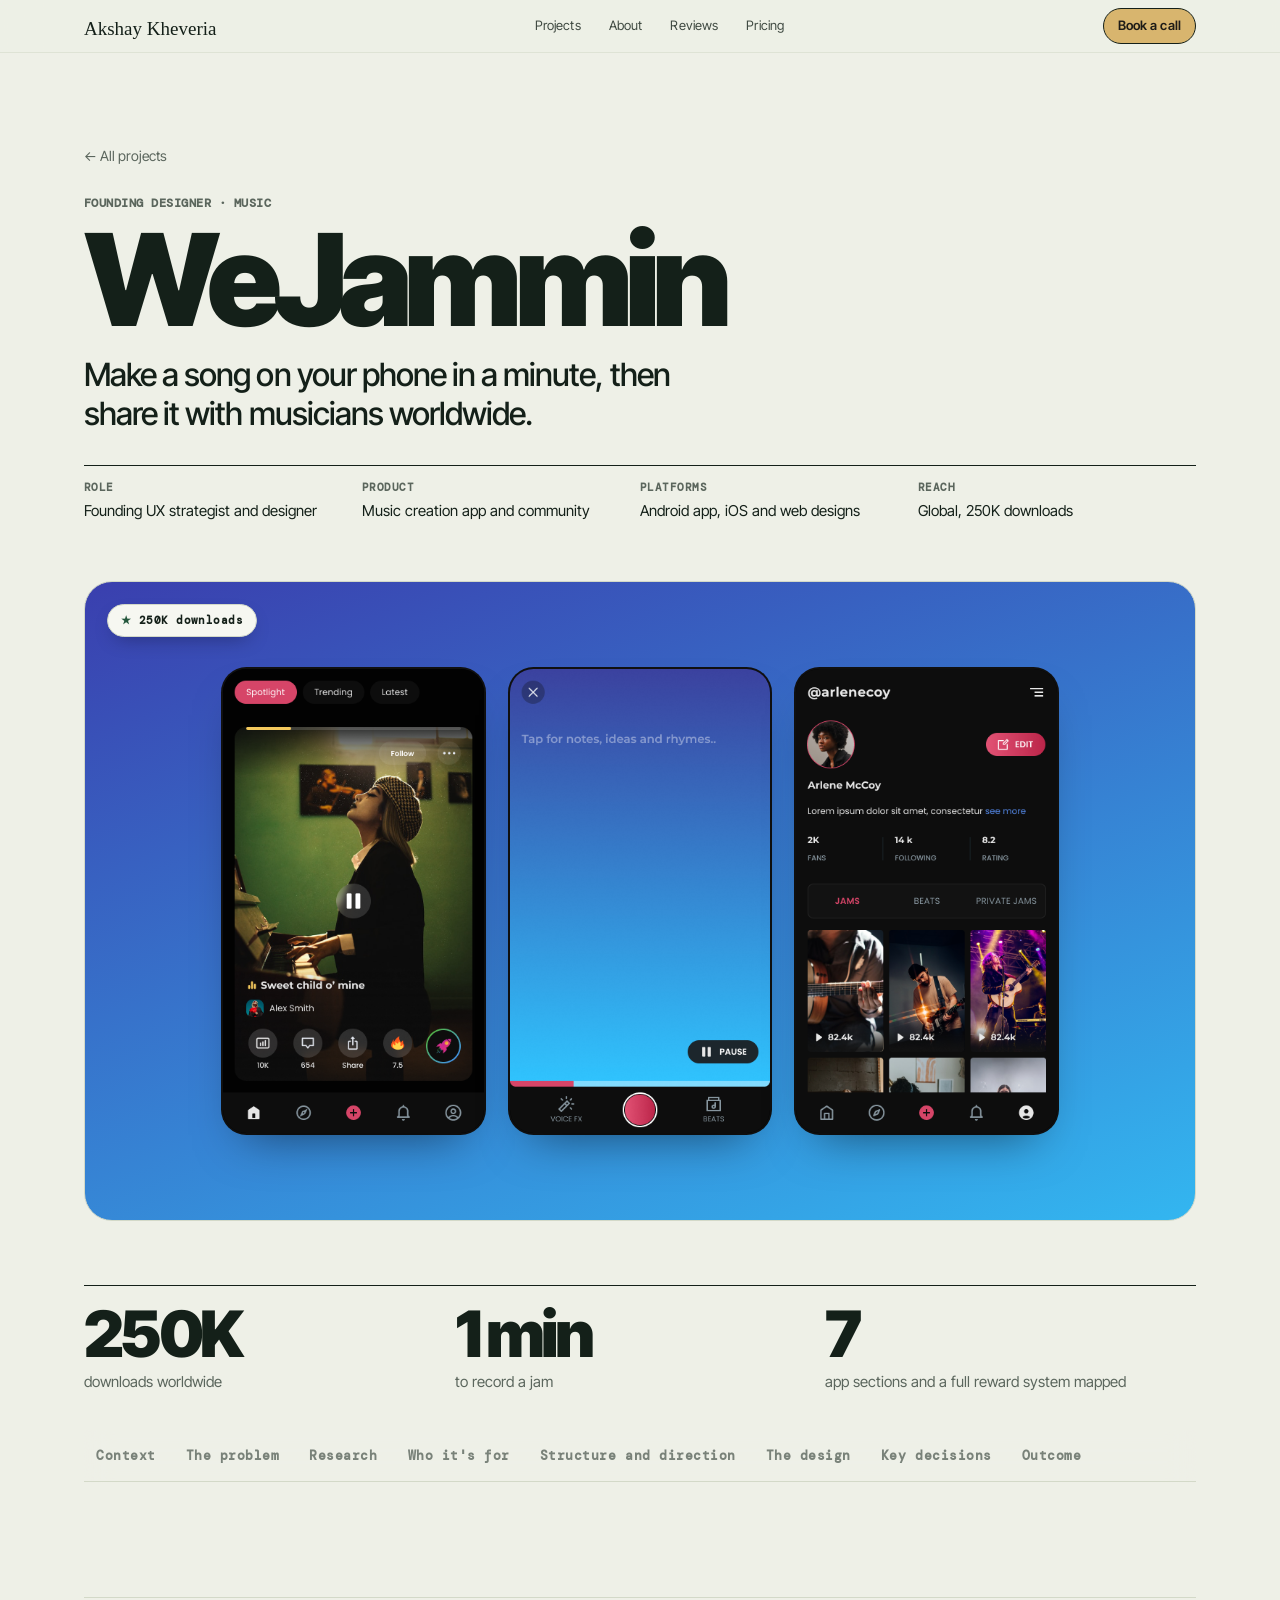
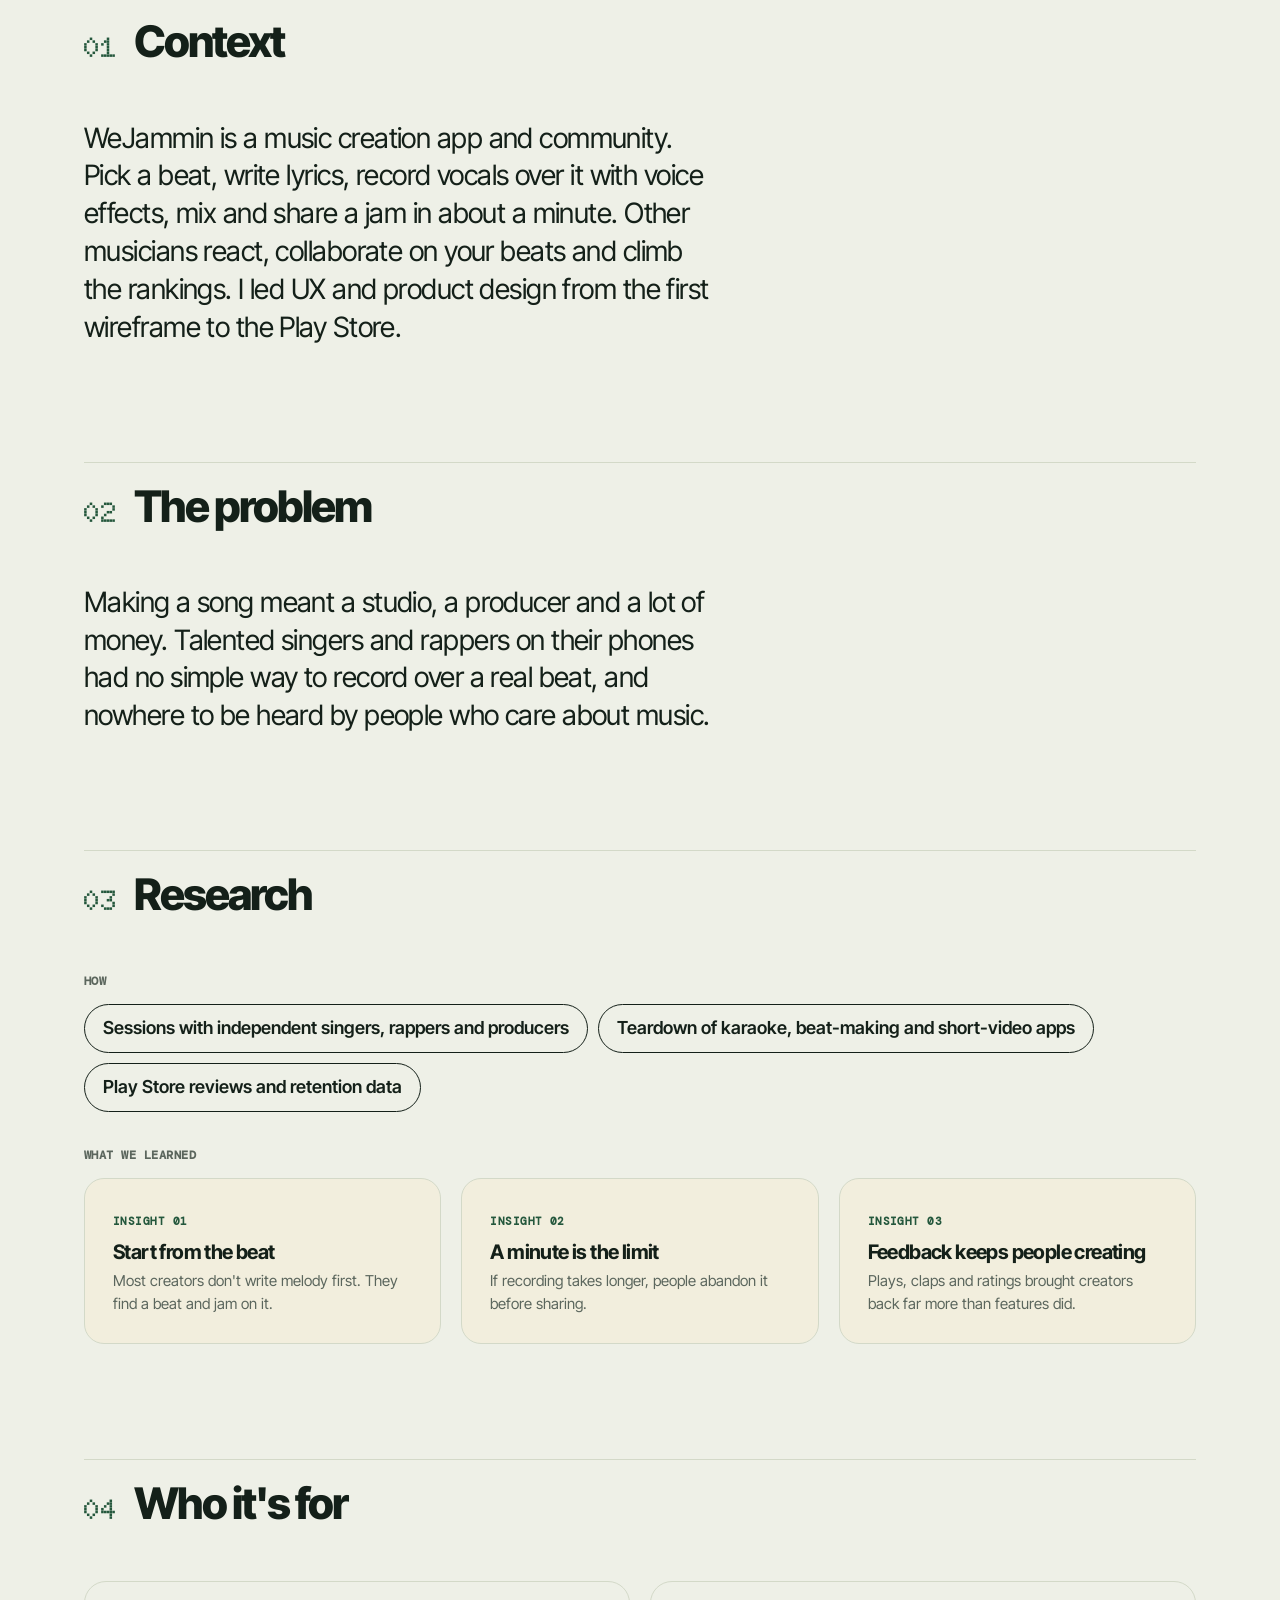
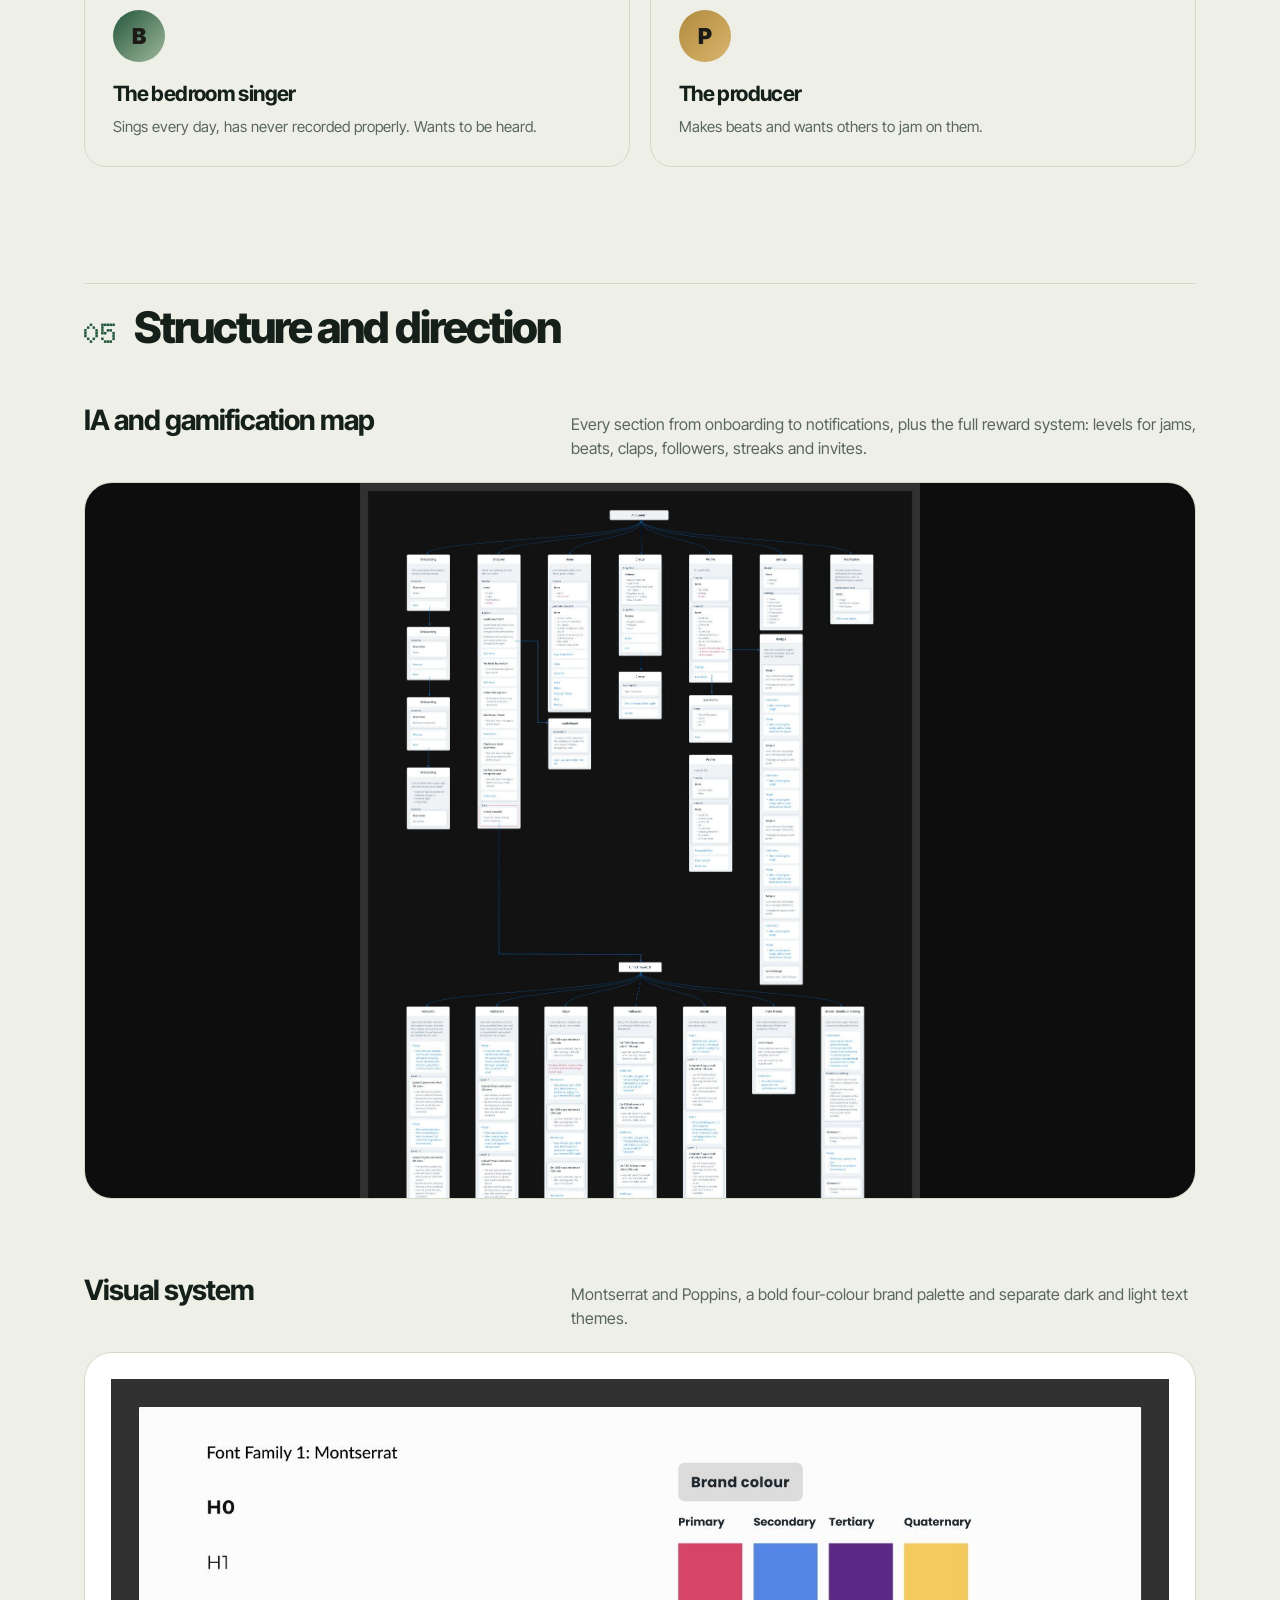
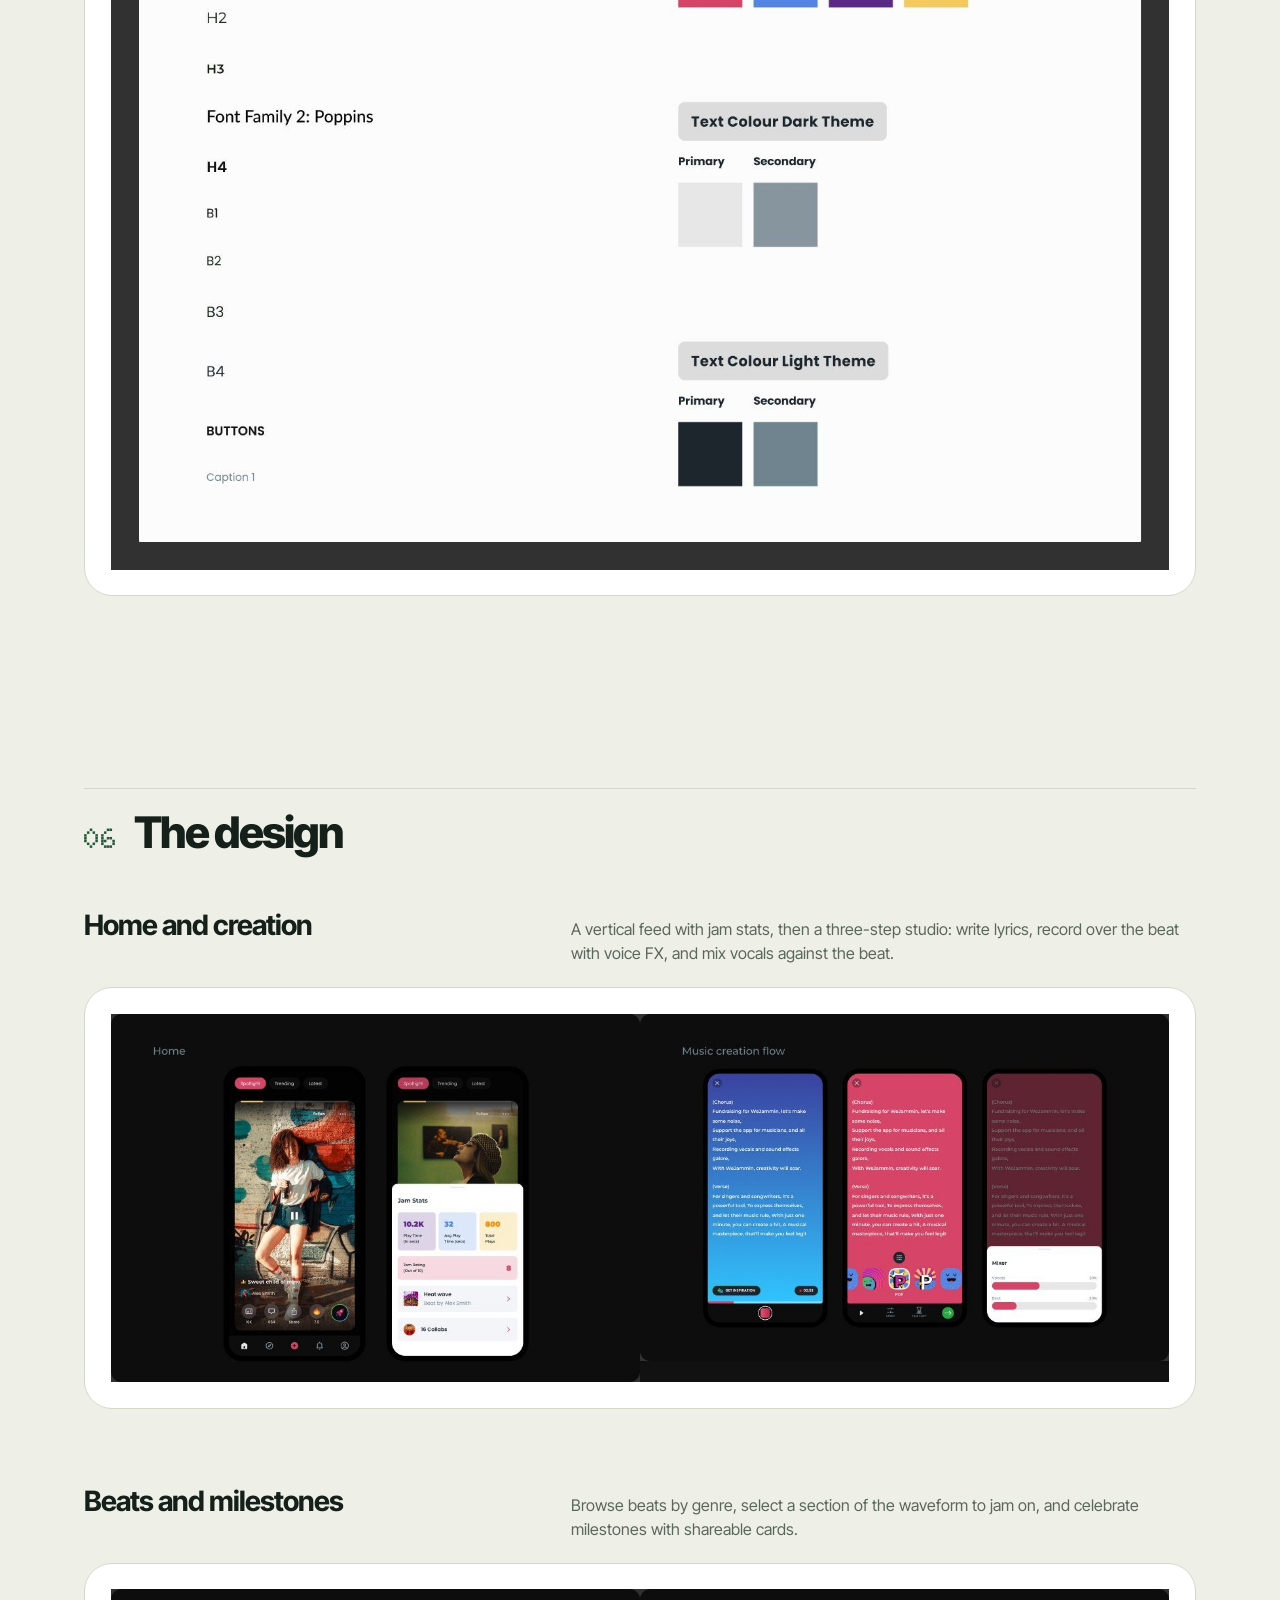
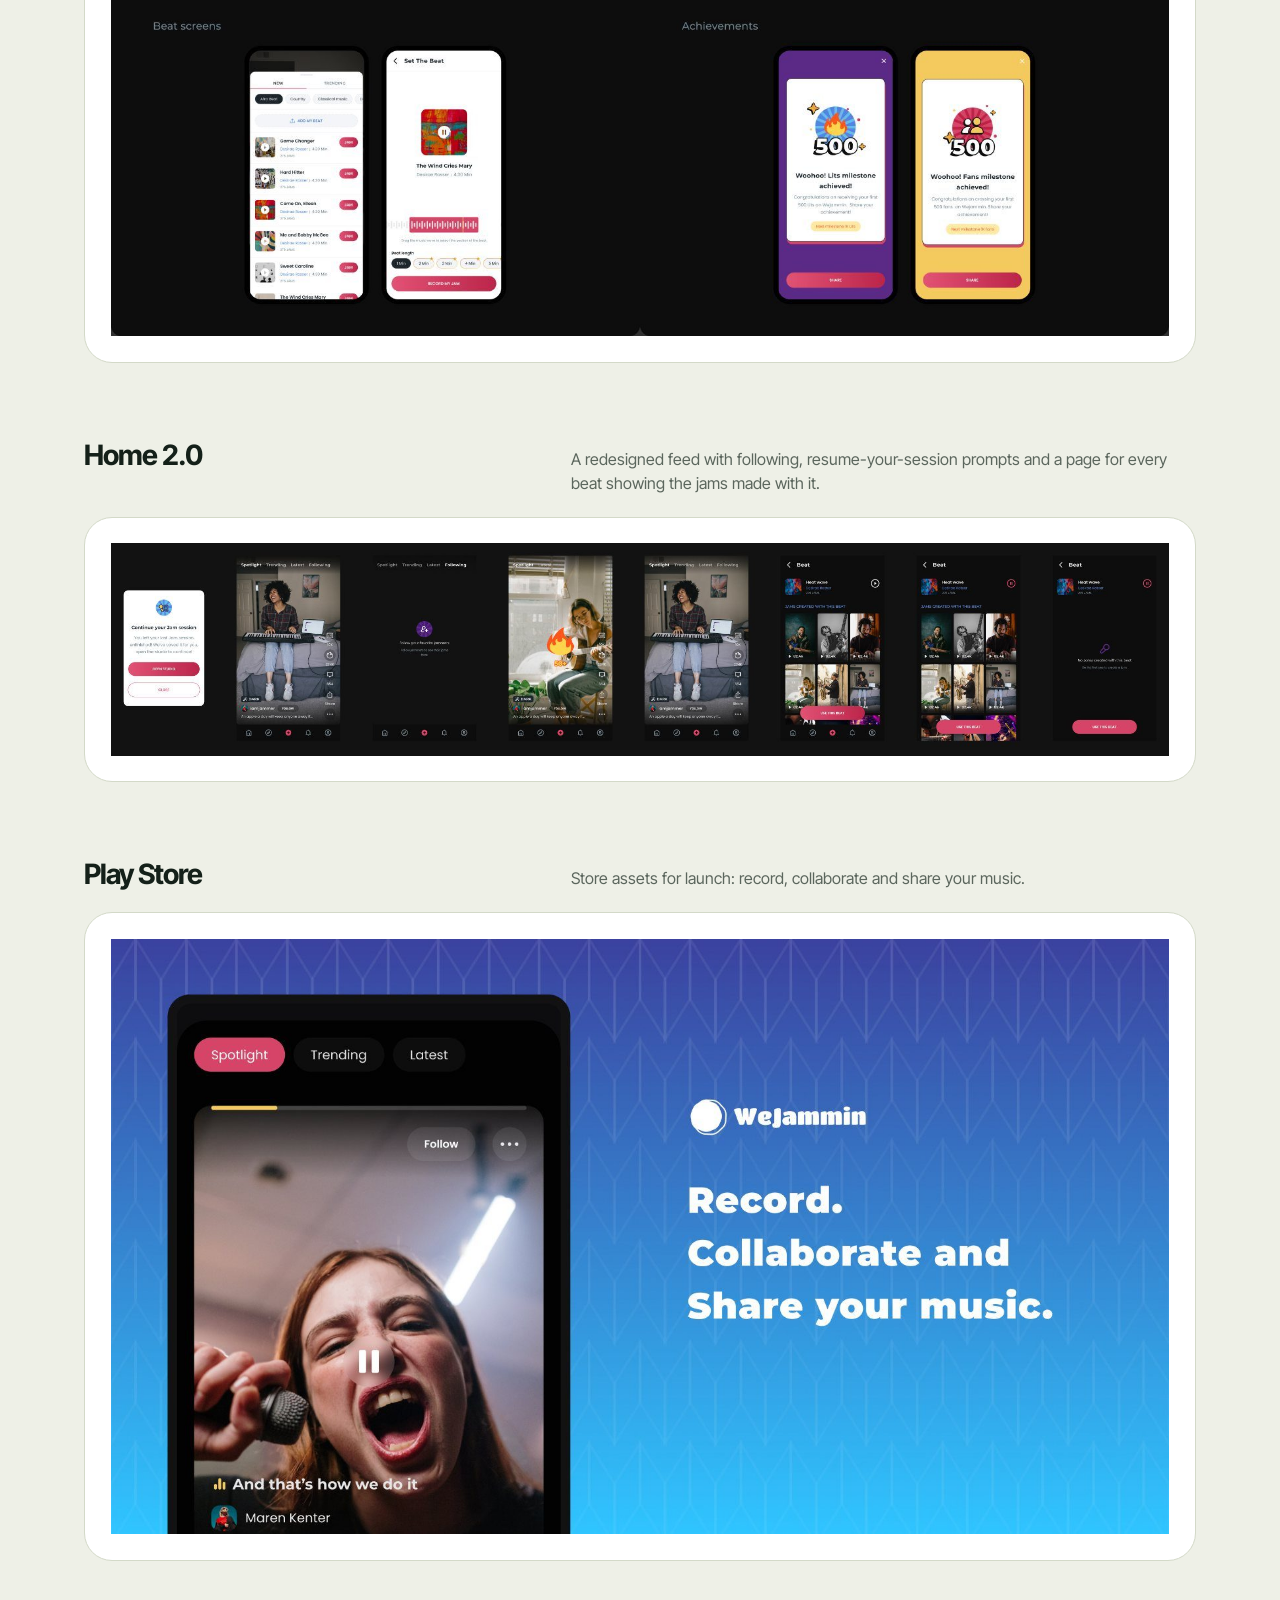
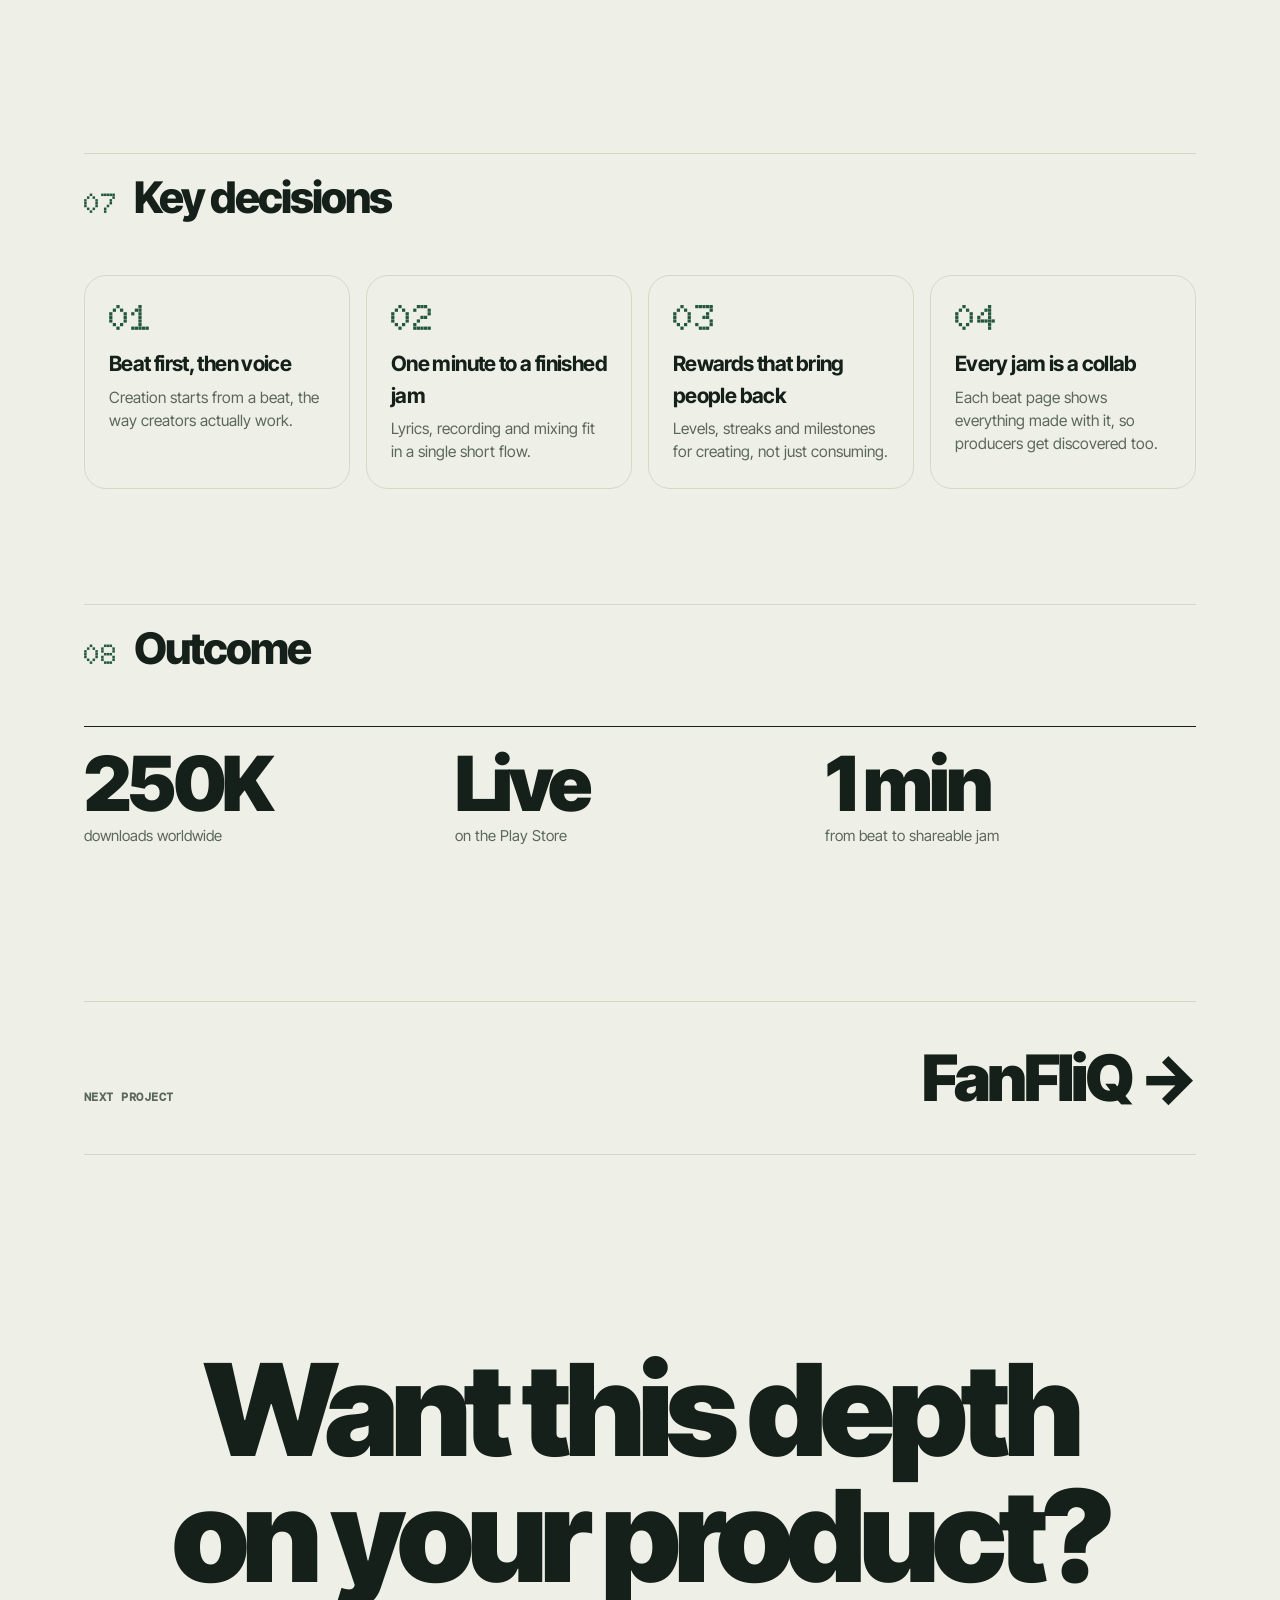
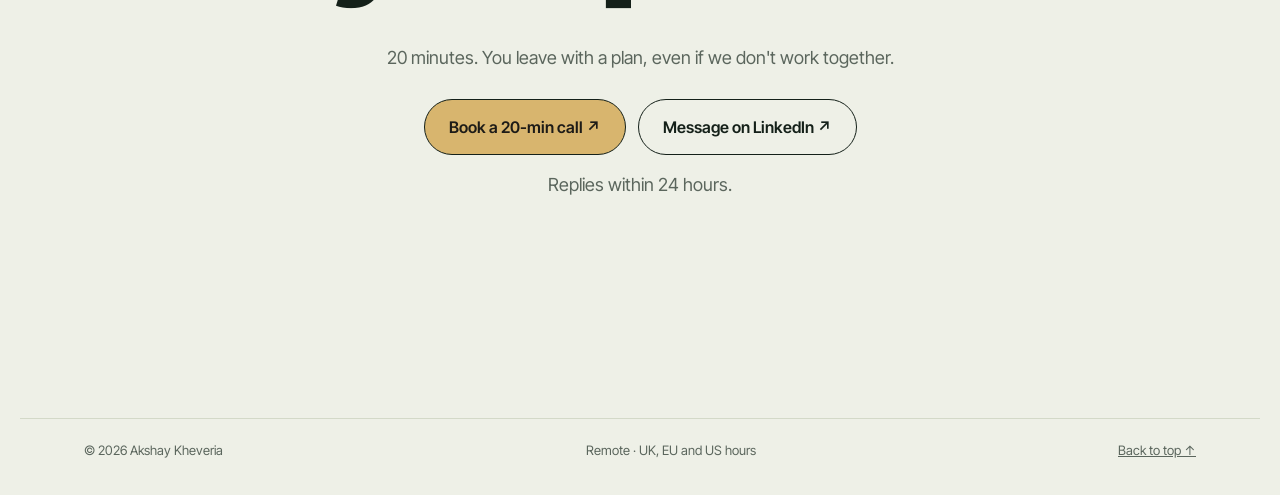
<file: wejammin.html>
<!doctype html><html lang="en"><head><meta charset="utf-8"><meta name="viewport" content="width=device-width,initial-scale=1,viewport-fit=cover"><title>WeJammin · Akshay Kheveria</title><link rel="preconnect" href="https://fonts.googleapis.com"><link href="https://fonts.googleapis.com/css2?family=Doto:wght@700;900&family=Homemade+Apple&family=DM+Mono:wght@400;500&family=Inter+Tight:ital,wght@0,400;0,500;0,600;0,700;0,800;0,900;1,400&display=swap" rel="stylesheet"><link rel="stylesheet" href="site.css"><meta name="description" content="Akshay Kheveria, senior product designer. Research, design, frontend and launch films for startups in the UK, Australia and India."><link rel="canonical" href="https://akheveria.com/wejammin"><meta property="og:type" content="website"><meta property="og:title" content="WeJammin · Akshay Kheveria"><meta property="og:description" content="Akshay Kheveria, senior product designer. Research, design, frontend and launch films for startups in the UK, Australia and India."><meta property="og:url" content="https://akheveria.com/wejammin"><meta property="og:image" content="https://akheveria.com/og.jpg"><meta name="twitter:card" content="summary_large_image"><meta name="theme-color" content="#eef0e7"><link rel="icon" href="/favicon.svg" type="image/svg+xml"><link rel="preload" as="image" href="img/p_home2.jpg" fetchpriority="high"></head><body><nav><div class="wrap"><a class="brand" href="index.html">Akshay Kheveria</a><div class="links"><a href="projects.html">Projects</a><a href="index.html#about">About</a><a href="index.html#words">Reviews</a><a href="index.html#offers">Pricing</a></div><a class="navcta" href="https://cal.com/akshay-kheveria-bcy8pf/design-call" target="_blank" rel="noopener">Book a call</a></div></nav>
<main id="top">
<header class="chead wrap"><a class="back" href="projects.html">← All projects</a><span class="eye">Founding designer · Music</span><h1>WeJammin</h1><p class="lead">Make a song on your phone in a minute, then share it with musicians worldwide.</p>
  <div class="cmeta"><div><small>Role</small>Founding UX strategist and designer</div><div><small>Product</small>Music creation app and community</div><div><small>Platforms</small>Android app, iOS and web designs</div><div><small>Reach</small>Global, 250K downloads</div></div></header>
<div class="wrap"><div class="cvis v-ph" style="background:linear-gradient(160deg,#3a3fae,#33b6f0)"><span class="badge">250K downloads</span><div class="ph" style="--d:0.0s;aspect-ratio:360/640;--r:0.5625"><img src="img/w_home.png" alt="App screen" loading="lazy"></div><div class="ph" style="--d:0.6s;aspect-ratio:360/640;--r:0.5625"><img src="img/w_create.png" alt="App screen" loading="lazy"></div><div class="ph" style="--d:1.2s;aspect-ratio:360/640;--r:0.5625"><img src="img/w_profile.png" alt="App screen" loading="lazy"></div></div></div>
<div class="wrap"><div class="cnums"><div><b>250K</b><span>downloads worldwide</span></div><div><b>1 min</b><span>to record a jam</span></div><div><b>7</b><span>app sections and a full reward system mapped</span></div></div><nav class="toc" aria-label="On this page"><a href="#context">Context</a><a href="#problem">The problem</a><a href="#research">Research</a><a href="#personas">Who it&#x27;s for</a><a href="#direction">Structure and direction</a><a href="#design">The design</a><a href="#decisions">Key decisions</a><a href="#outcome">Outcome</a></nav></div>
<section class="wrap cs" id="context"><div class="cs-h"><span class="cs-n">01</span><h2 class="ch">Context</h2></div><p class="body xl">WeJammin is a music creation app and community. Pick a beat, write lyrics, record vocals over it with voice effects, mix and share a jam in about a minute. Other musicians react, collaborate on your beats and climb the rankings. I led UX and product design from the first wireframe to the Play Store.</p></section><section class="wrap cs" id="problem"><div class="cs-h"><span class="cs-n">02</span><h2 class="ch">The problem</h2></div><p class="body xl">Making a song meant a studio, a producer and a lot of money. Talented singers and rappers on their phones had no simple way to record over a real beat, and nowhere to be heard by people who care about music.</p></section><section class="wrap cs" id="research"><div class="cs-h"><span class="cs-n">03</span><h2 class="ch">Research</h2></div><h3 class="sub3">How</h3><div class="chips"><span>Sessions with independent singers, rappers and producers</span><span>Teardown of karaoke, beat-making and short-video apps</span><span>Play Store reviews and retention data</span></div><h3 class="sub3">What we learned</h3><div class="insg"><div class="ins"><span class="k">Insight 01</span><h4>Start from the beat</h4><p>Most creators don&#x27;t write melody first. They find a beat and jam on it.</p></div><div class="ins"><span class="k">Insight 02</span><h4>A minute is the limit</h4><p>If recording takes longer, people abandon it before sharing.</p></div><div class="ins"><span class="k">Insight 03</span><h4>Feedback keeps people creating</h4><p>Plays, claps and ratings brought creators back far more than features did.</p></div></div></section><section class="wrap cs" id="personas"><div class="cs-h"><span class="cs-n">04</span><h2 class="ch">Who it&#x27;s for</h2></div><div class="persg"><div class="pers"><div class="av">B</div><h4>The bedroom singer</h4><p>Sings every day, has never recorded properly. Wants to be heard.</p></div><div class="pers"><div class="av">P</div><h4>The producer</h4><p>Makes beats and wants others to jam on them.</p></div></div></section><section class="wrap cs" id="direction"><div class="cs-h"><span class="cs-n">05</span><h2 class="ch">Structure and direction</h2></div><div class="pstep"><div class="pt"><h4>IA and gamification map</h4><p>Every section from onboarding to notifications, plus the full reward system: levels for jams, beats, claps, followers, streaks and invites.</p></div><div class="cvis v-tall"><img src="img/w_ia.jpg" alt="WeJammin information architecture and gamification map" loading="lazy"></div></div><div class="pstep"><div class="pt"><h4>Visual system</h4><p>Montserrat and Poppins, a bold four-colour brand palette and separate dark and light text themes.</p></div><div class="cvis v-img"><img src="img/w_style.jpg" alt="WeJammin style guide" loading="lazy"></div></div></section><section class="wrap cs" id="design"><div class="cs-h"><span class="cs-n">06</span><h2 class="ch">The design</h2></div><div class="pstep"><div class="pt"><h4>Home and creation</h4><p>A vertical feed with jam stats, then a three-step studio: write lyrics, record over the beat with voice FX, and mix vocals against the beat.</p></div><div class="cvis v-img"><img src="img/w_flow1.jpg" alt="Home feed and music creation flow" loading="lazy"></div></div><div class="pstep"><div class="pt"><h4>Beats and milestones</h4><p>Browse beats by genre, select a section of the waveform to jam on, and celebrate milestones with shareable cards.</p></div><div class="cvis v-img"><img src="img/w_flow2.jpg" alt="Beat picker and achievements" loading="lazy"></div></div><div class="pstep"><div class="pt"><h4>Home 2.0</h4><p>A redesigned feed with following, resume-your-session prompts and a page for every beat showing the jams made with it.</p></div><div class="cvis v-img"><img src="img/w_home2.jpg" alt="Home 2.0 screens" loading="lazy"></div></div><div class="pstep"><div class="pt"><h4>Play Store</h4><p>Store assets for launch: record, collaborate and share your music.</p></div><div class="cvis v-img"><img src="img/w_store.jpg" alt="Play Store listing visual" loading="lazy"></div></div></section><section class="wrap cs" id="decisions"><div class="cs-h"><span class="cs-n">07</span><h2 class="ch">Key decisions</h2></div><div class="decs"><div class="dc"><span class="n">01</span><h4>Beat first, then voice</h4><p>Creation starts from a beat, the way creators actually work.</p></div><div class="dc"><span class="n">02</span><h4>One minute to a finished jam</h4><p>Lyrics, recording and mixing fit in a single short flow.</p></div><div class="dc"><span class="n">03</span><h4>Rewards that bring people back</h4><p>Levels, streaks and milestones for creating, not just consuming.</p></div><div class="dc"><span class="n">04</span><h4>Every jam is a collab</h4><p>Each beat page shows everything made with it, so producers get discovered too.</p></div></div></section><section class="wrap cs" id="outcome"><div class="cs-h"><span class="cs-n">08</span><h2 class="ch">Outcome</h2></div><div class="outs"><div><b>250K</b><span>downloads worldwide</span></div><div><b>Live</b><span>on the Play Store</span></div><div><b>1 min</b><span>from beat to shareable jam</span></div></div></section>
<section class="wrap nextp"><a href="fanfliq.html"><small>Next project</small><span>FanFliQ →</span></a></section>
<section class="cta wrap" id="contact"><h2>Want this depth<br>on your product?</h2><p>20 minutes. You leave with a plan, even if we don't work together.</p><div class="row"><a class="btn" href="https://cal.com/akshay-kheveria-bcy8pf/design-call" target="_blank" rel="noopener">Book a 20-min call ↗</a><a class="btn ghost" href="https://www.linkedin.com/in/akheveria/" target="_blank" rel="noopener">Message on LinkedIn ↗</a></div><p class="note">Replies within 24 hours.</p></section>
</main><footer><div class="wrap"><span>© 2026 Akshay Kheveria</span><span>Remote · UK, EU and US hours</span><a href="#top">Back to top ↑</a></div></footer><div class="dock" id="dock"><span class="dk-t"><span class="live"></span><span><b>Open to work · Remote</b><small>Taking 2 projects right now</small></span></span><a class="dk-b" href="https://cal.com/akshay-kheveria-bcy8pf/design-call" target="_blank" rel="noopener">Book a call <span aria-hidden="true">→</span></a></div><script>(()=>{const d=document.getElementById('dock');if(!d)return;const c=document.getElementById('contact');let cv=false;const u=()=>{d.classList.toggle('on',scrollY>window.innerHeight*.35&&!cv)};if(c)new IntersectionObserver(e=>{cv=e[0].isIntersecting;u()},{threshold:.15}).observe(c);addEventListener('scroll',u,{passive:true});u()})()</script></body></html>
</file>
<file: site.css>
/* VOICE work, sharp and confident, Apple-clean
   IDEA a product keynote page: the designer as a product, with a switch that flips design into shipped
   PICTURE giant hero type with live objects in the letters (toggle in the O, screen capsule in the I)
   COLOUR pure white, true black, Apple greys, one electric blue for "on"
   TYPE Inter Tight 800 display + Inter Tight text, Doto dot-matrix for the AI line
   LAYOUT centred hero, logo marquee, big intro sentence, full-width case cards, offers row, track table, giant CTA */
:root{color-scheme:light dark;--bg:light-dark(#ffffff,#000000);--ink:light-dark(#0a0a0a,#f5f5f7);--mute:light-dark(#6e6e73,#a1a1a6);--soft:light-dark(#f5f5f7,#161617);--line:light-dark(#e5e5ea,#2c2c2e);--blue:var(--acc);--card:light-dark(#fbfbfd,#0d0d0e)}
:root[data-theme=light]{color-scheme:light}:root[data-theme=dark]{color-scheme:dark}
*{box-sizing:border-box;min-width:0}
html{scroll-behavior:smooth}
body{margin:0;background:var(--bg);color:var(--ink);font:16px/1.5 "Inter Tight",system-ui,-apple-system,sans-serif;overflow-x:clip;-webkit-font-smoothing:antialiased}
a{color:inherit}
.wrap{max-width:1240px;margin:0 auto;padding-left:max(5vw,16px,env(safe-area-inset-left,0px));padding-right:max(5vw,16px,env(safe-area-inset-right,0px))}
nav{position:sticky;top:env(safe-area-inset-top,0px);z-index:20;backdrop-filter:saturate(1.8) blur(18px);-webkit-backdrop-filter:saturate(1.8) blur(18px);background:color-mix(in srgb,var(--bg) 78%,transparent);border-bottom:1px solid color-mix(in srgb,var(--line) 60%,transparent)}
nav .wrap{display:flex;align-items:center;justify-content:space-between;height:52px;font-size:13px;letter-spacing:.01em}
nav .links{display:flex;gap:28px}
nav a{text-decoration:none;opacity:.8}nav a:hover{opacity:1}
.brand{font-weight:700;letter-spacing:.02em;opacity:1!important}
.navcta{background:var(--ink);color:var(--bg);padding:7px 14px;border-radius:99px;opacity:1!important;font-weight:600}
@media(max-width:640px){nav .links{display:none}}
.sr{position:absolute;width:1px;height:1px;overflow:hidden;clip:rect(0 0 0 0);white-space:nowrap}

.hero{padding-block:clamp(40px,7vw,96px) 28px;text-align:center;position:relative}
.dot{font-family:"Doto",monospace;font-weight:900;font-size:clamp(40px,9vw,132px);line-height:.9;letter-spacing:-.02em;display:block}
.big{font-weight:900;font-size:clamp(54px,13.4vw,196px);line-height:.86;letter-spacing:-.055em;display:block;white-space:nowrap}
.tog{display:inline-block;vertical-align:-.06em;width:1.55em;height:.74em;border-radius:99px;background:var(--soft);border:1px solid var(--line);position:relative;margin:0 .02em;cursor:pointer;transition:background .5s cubic-bezier(.2,.8,.2,1);box-shadow:inset 0 .04em .12em rgba(0,0,0,.18)}
.tog i{position:absolute;top:.06em;left:.06em;width:.6em;height:.6em;border-radius:50%;background:linear-gradient(160deg,#fff,#d9d9de);box-shadow:0 .05em .12em rgba(0,0,0,.35);transition:transform .5s cubic-bezier(.2,.8,.2,1)}
.tog.on{background:var(--blue);border-color:var(--blue)}
.tog.on i{transform:translateX(.81em)}
.tog b{position:absolute;inset:0;display:flex;align-items:center;justify-content:flex-end;padding-right:.22em!important;font:800 .13em/1 "Inter Tight";letter-spacing:.08em;text-transform:uppercase;color:var(--mute);padding-left:.55em;transition:.3s}
.tog.on b{color:#fff;justify-content:flex-start;padding-left:.24em!important}
.cap{display:inline-block;width:.34em;height:.72em;border-radius:99px;vertical-align:-.02em;margin:0 .03em;background:conic-gradient(from var(--a,0deg),var(--acc),#8a9a7b,#c96f4a,#d8b276,var(--acc));animation:spin 14s linear infinite;box-shadow:inset 0 0 0 .03em rgba(255,255,255,.4)}
@property --a{syntax:"<angle>";inherits:false;initial-value:0deg}
@keyframes spin{to{--a:360deg}}
.ast{color:var(--blue);font-size:.36em;vertical-align:.9em;margin-left:.04em}
.status{position:absolute;right:max(5vw,16px);top:clamp(30px,5vw,70px);width:200px;text-align:left;font-size:12px;line-height:1.4;background:var(--soft);border:1px solid var(--line);border-radius:16px;padding:12px 14px;transform:rotate(3deg);transition:transform .4s}
.status:hover{transform:rotate(0) scale(1.03)}
.status b{display:block;font-size:13px;margin-bottom:2px}
.live{display:inline-block;width:8px;height:8px;border-radius:50%;background:#22c55e;box-shadow:0 0 0 0 rgba(34,197,94,.6);animation:pulse 2s infinite;margin-right:6px}
@keyframes pulse{70%{box-shadow:0 0 0 8px rgba(34,197,94,0)}100%{box-shadow:0 0 0 0 rgba(34,197,94,0)}}
@media(max-width:1000px){.status{position:static;margin:22px auto 0;transform:none}}
.sub{margin-top:26px;font-size:15px;color:var(--mute)}
.sub strong{color:var(--ink)}

.marq{overflow:hidden;mask-image:linear-gradient(90deg,transparent,#000 12%,#000 88%,transparent);padding-block:26px 8px}
.track{display:flex;gap:64px;width:max-content;animation:slide 28s linear infinite}
.marq:hover .track{animation-play-state:paused}
.track span{font-weight:700;font-size:22px;letter-spacing:-.02em;color:var(--mute);white-space:nowrap;transition:color .2s}
.track span:hover{color:var(--ink)}
.track em{font-style:normal;font-weight:400}
@keyframes slide{to{transform:translateX(-50%)}}

.intro{padding-block:clamp(56px,8vw,110px) 20px}
.intro p{font-size:clamp(26px,4vw,52px);line-height:1.18;letter-spacing:-.035em;font-weight:600;margin:0;}
.ic{display:inline-grid;place-items:center;width:1.05em;height:1.05em;border-radius:.28em;vertical-align:-.16em;background:var(--soft);border:1px solid var(--line);margin:0 .06em}
.ic svg{width:.62em;height:.62em;stroke:currentColor;fill:none;stroke-width:2;stroke-linecap:round;stroke-linejoin:round}
.me{display:inline-grid;place-items:center;width:1.1em;height:1.1em;border-radius:50%;vertical-align:-.18em;background:var(--ink);color:var(--bg);font-size:.5em;font-weight:800;letter-spacing:0;line-height:1;width:2.2em;height:2.2em}
.pill{display:inline-block;border:2px solid currentColor;border-radius:99px;padding:0 .35em;font-size:.82em;line-height:1.15}
.mute{color:var(--mute)}
.pills{display:flex;flex-wrap:wrap;gap:10px;margin-top:34px;align-items:center}
.pills span{border:1.5px solid var(--ink);border-radius:99px;padding:9px 18px;font-size:clamp(14px,1.6vw,19px);font-weight:600;transition:transform .35s cubic-bezier(.2,.8,.2,1),background .2s,color .2s;cursor:default;user-select:none}
.pills span:nth-child(5n){transform:rotate(-4deg)}.pills span:nth-child(7n){transform:rotate(3deg)}
.pills span.fill{background:var(--ink);color:var(--bg)}
.pills span.dots{font-family:"Doto";font-weight:900}
.pills span:hover{transform:rotate(0)}

h2{font-size:clamp(44px,8.6vw,124px);font-weight:900;letter-spacing:-.055em;line-height:.9;margin:0 0 28px}
section{padding-block:clamp(56px,8vw,110px) 0}
.work{display:grid;grid-template-columns:repeat(2,minmax(0,1fr));gap:22px}
.case{border:1px solid var(--line);border-radius:28px;overflow:hidden;background:var(--card);display:flex;flex-direction:column;color:inherit;text-decoration:none;transition:transform .5s cubic-bezier(.2,.8,.2,1),box-shadow .5s}
.case:hover{transform:translateY(-6px);box-shadow:0 30px 60px -30px rgba(0,0,0,.35)}
.case.wide{grid-column:1/-1}
.strip{overflow:hidden;font-size:11px;font-weight:600;letter-spacing:.06em;text-transform:uppercase;padding:7px 0;background:var(--ink);color:var(--bg)}
.strip div{display:flex;gap:28px;width:max-content;animation:slide 22s linear infinite}
.stage{position:relative;height:clamp(280px,34vw,440px);display:grid;place-items:center;overflow:hidden}
.case.wide .stage{height:clamp(300px,38vw,500px)}
.meta{padding:22px 24px 24px;display:flex;justify-content:space-between;align-items:flex-end;gap:16px;flex-wrap:wrap;border-top:1px solid var(--line)}
.meta small{display:block;font-size:11px;letter-spacing:.08em;text-transform:uppercase;color:var(--mute);margin-bottom:8px}
.meta h3{margin:0;font-size:clamp(20px,2.3vw,30px);line-height:1.15;letter-spacing:-.03em;font-weight:400;max-width:30ch}
.meta h3 b{font-weight:800}
.tags{display:flex;gap:14px;flex-wrap:wrap;font-size:11px;font-weight:600;letter-spacing:.04em;text-transform:uppercase;margin-top:10px}
.btn{display:inline-flex;align-items:center;gap:8px;background:var(--ink);color:var(--bg);border-radius:99px;padding:11px 18px;font-size:14px;font-weight:600;text-decoration:none;white-space:nowrap;transition:background .2s}
.btn:hover{background:var(--blue);color:#fff}
.btn.ghost{background:transparent;color:var(--ink);border:1.5px solid var(--ink)}
@media(max-width:760px){.work{grid-template-columns:minmax(0,1fr)}}
.case:focus-visible,.btn:focus-visible,a:focus-visible,.tog:focus-visible{outline:3px solid var(--blue);outline-offset:3px}
.res{display:grid;grid-template-columns:repeat(3,minmax(0,1fr));gap:0;border-top:1px solid var(--line)}
.res div{padding:16px 24px;border-right:1px solid var(--line);font-size:14px;line-height:1.45}
.res div:last-child{border-right:0}
.res small{display:block;font-size:11px;font-weight:700;letter-spacing:.08em;text-transform:uppercase;color:var(--mute);margin-bottom:4px}
@media(max-width:560px){.res{grid-template-columns:minmax(0,1fr)}.res div{border-right:0;border-bottom:1px solid var(--line)}}
.heroact{display:flex;gap:12px;justify-content:center;flex-wrap:wrap;margin-top:22px}
.heroact .btn{font-size:15px;padding:13px 22px}
.faq{border-top:1px solid var(--ink)}
.faq details{border-bottom:1px solid var(--line);padding:18px 4px}
.faq summary{cursor:pointer;font-size:clamp(18px,2vw,22px);font-weight:600;letter-spacing:-.02em;list-style:none;display:flex;justify-content:space-between;gap:16px}
.faq summary::-webkit-details-marker{display:none}
.faq summary::after{content:"+";font-weight:400;transition:transform .3s}
.faq details[open] summary::after{transform:rotate(45deg)}
.faq p{margin:10px 0 0;color:var(--mute);max-width:65ch}
.note{font-size:13px;color:var(--mute);margin-top:14px}

.cursor{position:fixed;left:0;top:0;pointer-events:none;z-index:50;background:var(--ink);color:var(--bg);font-size:13px;font-weight:600;padding:9px 14px;border-radius:99px;transform:translate(-50%,-50%) scale(0);transition:transform .25s cubic-bezier(.2,.8,.2,1);white-space:nowrap}
.cursor.show{transform:translate(-50%,-50%) scale(1)}

.flow{display:grid;grid-template-columns:repeat(4,minmax(0,1fr));gap:0;border:1px solid var(--line);border-radius:28px;overflow:hidden}
.flow div{padding:28px 24px 30px;border-right:1px solid var(--line);position:relative;transition:background .3s}
.flow div:last-child{border-right:0}
.flow div:hover{background:var(--soft)}
.flow .n{font-family:"Doto";font-weight:900;font-size:44px;line-height:1;color:var(--blue)}
.flow h4{margin:14px 0 6px;font-size:21px;letter-spacing:-.03em}
.flow p{margin:0;color:var(--mute);font-size:15px}
.flow .wk{position:absolute;top:28px;right:22px;font-size:12px;font-weight:600;color:var(--mute)}
@media(max-width:860px){.flow{grid-template-columns:repeat(2,minmax(0,1fr))}.flow div:nth-child(2){border-right:0}.flow div:nth-child(-n+2){border-bottom:1px solid var(--line)}}
@media(max-width:480px){.flow{grid-template-columns:minmax(0,1fr)}.flow div{border-right:0;border-bottom:1px solid var(--line)}}

.offers{display:grid;grid-template-columns:repeat(3,minmax(0,1fr));gap:18px}
.offer{border:1px solid var(--line);border-radius:28px;padding:28px;display:flex;flex-direction:column;gap:14px;transition:transform .4s cubic-bezier(.2,.8,.2,1)}
.offer:hover{transform:translateY(-6px)}
.offer.star{background:var(--ink);color:var(--bg);border-color:var(--ink)}
.offer.star .mute{color:color-mix(in srgb,var(--bg) 62%,transparent)}
.offer .lab{font-size:12px;font-weight:700;letter-spacing:.08em;text-transform:uppercase}
.offer h4{margin:0;font-size:28px;letter-spacing:-.035em;line-height:1.05}
.offer .price{font-size:40px;font-weight:800;letter-spacing:-.045em;line-height:1}
.offer .price small{font-size:15px;font-weight:500;letter-spacing:0}
.offer ul{margin:0;padding:0;list-style:none;display:grid;gap:9px;font-size:15px}
.offer li{display:flex;gap:9px}.offer li::before{content:"✓";flex:none;color:var(--blue);font-weight:800}
.offer .btn{margin-top:auto;align-self:flex-start}
.offer.star .btn{background:var(--bg);color:var(--ink)}
.offer.star .btn:hover{background:var(--blue);color:#fff}
@media(max-width:900px){.offers{grid-template-columns:minmax(0,1fr)}}

.track-t{border-top:1px solid var(--ink)}
.tr{display:grid;grid-template-columns:8.5em minmax(0,1fr) auto;gap:16px;align-items:center;padding:18px 4px;border-bottom:1px solid var(--line);position:relative;transition:padding .35s cubic-bezier(.2,.8,.2,1)}
.tr .y{font-weight:700;font-size:14px;color:var(--mute)}
.tr .w{font-size:clamp(18px,2.2vw,26px);letter-spacing:-.03em;font-weight:600}
.tr .w span{font-weight:400;color:var(--mute)}
.tag{font-size:12px;font-weight:700;padding:7px 13px;border-radius:99px;background:var(--ink);color:var(--bg);white-space:nowrap}
.tag.b{background:var(--blue);color:#fff}.tag.o{background:transparent;color:var(--ink);border:1.5px solid var(--ink)}
@media(max-width:560px){.tr{grid-template-columns:minmax(0,1fr) auto}.tr .y{grid-column:1/-1}}

.cta{text-align:center;padding-block:clamp(80px,12vw,170px) clamp(56px,8vw,100px)}
.cta h2{font-size:clamp(48px,10vw,150px);margin-bottom:18px}
.cta h2 .tog{font-size:1em}
.cta p{color:var(--mute);font-size:18px;margin:0 0 30px}
.cta .row{display:flex;gap:12px;justify-content:center;flex-wrap:wrap}
.cta .btn{font-size:16px;padding:15px 24px}
footer .wrap{display:flex;justify-content:space-between;gap:16px;flex-wrap:wrap;padding-block:22px 34px;font-size:13px;color:var(--mute);border-top:1px solid var(--line)}
@media(prefers-reduced-motion:reduce){*{animation:none!important;transition:none!important}}

/* scenes in cards */
.scenebox{position:absolute;inset:0}
.stage .scenebox,.cvis .scenebox{position:absolute;inset:0}
.stage.duo,.cvis.duo{display:grid!important;place-items:stretch!important;grid-template-columns:minmax(0,.62fr) minmax(0,1.38fr);align-items:center;padding:0 3%}
.stage.duo .scenebox,.cvis.duo .scenebox{position:relative;inset:auto;height:100%}
.stage.duo .wb .mbrow,.cvis.duo .wb .mbrow{width:100%}
@media(max-width:760px){.stage.duo .wb,.cvis.duo .wb{display:none}.stage.duo,.cvis.duo{grid-template-columns:1fr}}
a.case .btn{pointer-events:none}
a.case:hover .btn{background:var(--blue);color:#fff}
.h3{font-size:clamp(30px,4.4vw,56px);font-weight:900;letter-spacing:-.05em;line-height:.95;margin:clamp(56px,7vw,90px) 0 22px}
.more{display:grid;grid-template-columns:repeat(3,minmax(0,1fr));gap:18px}
.mcard{border:1px solid var(--line);border-radius:22px;overflow:hidden;text-decoration:none;color:inherit;display:flex;flex-direction:column;background:var(--card);transition:transform .45s cubic-bezier(.2,.8,.2,1),box-shadow .45s}
.mcard:hover{transform:translateY(-5px);box-shadow:0 26px 50px -30px rgba(0,0,0,.35)}
.mimg{aspect-ratio:16/10;overflow:hidden;background:#111}
.mimg img{width:100%;height:100%;object-fit:cover;display:block;transition:transform .8s cubic-bezier(.2,.8,.2,1)}
.mcard:hover .mimg img{transform:scale(1.05)}
.mt{padding:18px 20px 20px;display:flex;flex-direction:column;gap:6px;flex:1}
.mt small{font-size:11px;letter-spacing:.08em;text-transform:uppercase;color:var(--mute)}
.mt h4{margin:0;font-size:22px;letter-spacing:-.03em}
.mt p{margin:0;color:var(--mute);font-size:15px;flex:1}
.lk{font-weight:600;font-size:14px;margin-top:6px}
.mcard:hover .lk{color:var(--blue)}
@media(max-width:900px){.more{grid-template-columns:minmax(0,1fr)}}

/* case pages */
.chead{padding-block:clamp(36px,6vw,80px) clamp(24px,4vw,44px)}
.back{display:inline-block;font-size:14px;text-decoration:none;color:var(--mute);margin-bottom:28px}
.back:hover{color:var(--ink)}
.eye{display:block;font-size:12px;font-weight:700;letter-spacing:.08em;text-transform:uppercase;color:var(--mute);margin-bottom:12px}
.chead h1{font-size:clamp(52px,10vw,150px);font-weight:900;letter-spacing:-.06em;line-height:.88;margin:0}
.lead{font-size:clamp(20px,2.6vw,32px);line-height:1.2;letter-spacing:-.03em;font-weight:500;max-width:34ch;margin:20px 0 32px}
.cmeta{display:grid;grid-template-columns:repeat(4,minmax(0,1fr));border-top:1px solid var(--ink)}
.cmeta div{padding:14px 16px 0 0;font-size:15px;line-height:1.4}
.cmeta small{display:block;font-size:11px;font-weight:700;letter-spacing:.08em;text-transform:uppercase;color:var(--mute);margin-bottom:5px}
@media(max-width:760px){.cmeta{grid-template-columns:repeat(2,minmax(0,1fr));row-gap:12px}}
.clinks{display:flex;gap:10px;flex-wrap:wrap;margin-top:26px}
.cvis{position:relative;border-radius:28px;overflow:hidden;height:clamp(320px,52vw,640px);border:1px solid var(--line);background:#111}
.cvis.photo img{width:100%;height:100%;object-fit:cover;display:block}
.cgrid{display:grid;grid-template-columns:minmax(0,1fr) minmax(0,2fr);gap:clamp(20px,4vw,60px);align-items:start}
@media(max-width:760px){.cgrid{grid-template-columns:minmax(0,1fr)}}
.ch{font-size:clamp(28px,3.4vw,44px);font-weight:800;letter-spacing:-.045em;line-height:1;margin:0}
.body{font-size:clamp(18px,1.6vw,21px);line-height:1.5;margin:0;max-width:62ch}
.did{margin:0;padding:0;list-style:none;display:grid;gap:14px}
.did li{font-size:clamp(17px,1.5vw,20px);line-height:1.45;padding-left:30px;position:relative}
.did li::before{content:"→";position:absolute;left:0;color:var(--blue);font-weight:700}
.decs{display:grid;grid-template-columns:repeat(auto-fit,minmax(16em,1fr));gap:16px}
.dc{border:1px solid var(--line);border-radius:22px;padding:24px}
.dc .n{font-family:"Doto",monospace;font-weight:900;font-size:36px;color:var(--blue);line-height:1}
.dc h4{margin:12px 0 6px;font-size:21px;letter-spacing:-.03em}
.dc p{margin:0;color:var(--mute);font-size:15.5px;line-height:1.5}
.outs{display:grid;grid-template-columns:repeat(auto-fit,minmax(12em,1fr));gap:0;border-top:1px solid var(--ink)}
.outs div{padding:20px 18px 0 0}
.outs b{display:block;font-size:clamp(40px,6vw,76px);font-weight:900;letter-spacing:-.055em;line-height:.95}
.outs span{display:block;color:var(--mute);margin-top:6px;font-size:15px}
.nextp a{display:flex;justify-content:space-between;align-items:baseline;gap:16px;flex-wrap:wrap;border-top:1px solid var(--line);border-bottom:1px solid var(--line);padding:28px 0;text-decoration:none;color:inherit}
.nextp small{font-size:12px;font-weight:700;letter-spacing:.08em;text-transform:uppercase;color:var(--mute)}
.nextp span{font-size:clamp(32px,5vw,64px);font-weight:900;letter-spacing:-.05em}
.nextp a:hover span{color:var(--blue)}

.tr .w a{text-decoration:none;border-bottom:1.5px solid var(--line)}.tr .w a:hover{border-color:var(--blue);color:var(--blue)}

/* v3: real-design visuals */
.case.wide .stage{height:clamp(300px,47vw,600px)}
.stage,.cvis{overflow:hidden}
.v-img img{width:100%;height:100%;object-fit:cover;display:block;transition:transform 1s cubic-bezier(.2,.8,.2,1)}
.case:hover .v-img img{transform:scale(1.03)}
.v-br{display:grid!important;place-items:center}
.br{width:min(88%,1040px);aspect-ratio:16/10;border-radius:14px;overflow:hidden;background:#fff;box-shadow:0 40px 80px -36px rgba(0,0,0,.45),0 0 0 1px rgba(0,0,0,.08);display:flex;flex-direction:column;transition:transform .8s cubic-bezier(.2,.8,.2,1)}
.cvis .br{width:min(90%,1100px)}
.case:hover .br{transform:translateY(-8px)}
.bb{height:26px;flex:none;display:flex;align-items:center;gap:6px;padding:0 12px;background:#f1f1f3;border-bottom:1px solid #e4e4e8}
.bb i{width:9px;height:9px;border-radius:50%;background:#d1d1d6}.bb i:nth-child(1){background:#ff5f57}.bb i:nth-child(2){background:#febc2e}.bb i:nth-child(3){background:#28c840}
.bb span{margin-left:12px;font-size:10px;color:#6e6e73;background:#fff;border-radius:6px;padding:2px 10px}
.bv{position:relative;flex:1;overflow:hidden}
.bv img{position:absolute;inset:0;width:100%;height:100%;object-fit:cover;object-position:top;display:block}
.xf img:nth-child(2){animation:xf 9s ease-in-out infinite}
@keyframes xf{0%,40%{opacity:0}50%,90%{opacity:1}100%{opacity:0}}
.v-ph{display:flex!important;justify-content:center;align-items:center;gap:clamp(10px,2.4vw,34px);padding:0 4%}
.ph{height:84%;aspect-ratio:390/844;border-radius:clamp(16px,2.4vw,34px);overflow:hidden;background:#000;box-shadow:0 30px 60px -24px rgba(0,0,0,.55),0 0 0 3px #111;flex:none;animation:fl 6s ease-in-out infinite;animation-delay:var(--d)}
.ph img{width:100%;height:100%;object-fit:cover;display:block}
@keyframes fl{50%{transform:translateY(-12px)}}
@media(max-width:700px){.v-ph .ph:nth-child(n+3){display:none}}
.cstat{text-align:right;margin-left:auto}
.cstat b{display:block;font-size:clamp(30px,3.6vw,48px);font-weight:900;letter-spacing:-.05em;line-height:1}
.cstat span{font-size:13px;color:var(--mute)}
.meta{align-items:center}
.meta h3{max-width:34ch}
.tags span{color:var(--mute)}
.tags span+span::before{content:"·";margin-right:14px}
.hsub{font-size:clamp(17px,1.6vw,20px)!important;color:var(--ink)!important;max-width:34ch;margin-inline:auto}
.chips{display:flex;flex-wrap:wrap;gap:10px}
.chips span{border:1.5px solid var(--ink);border-radius:99px;padding:10px 18px;font-size:clamp(15px,1.4vw,18px);font-weight:600}
.gal{margin-top:clamp(40px,6vw,80px)}
.flow p{font-size:15px}
@media(max-width:560px){.cstat{display:none}}
html{overflow-x:clip}
.hero .dot{font-size:clamp(26px,5.4vw,78px);letter-spacing:0;margin-bottom:.15em;white-space:nowrap}
.br.site{aspect-ratio:1518/810}
.tags span+span::before{content:none}.tags{gap:6px 16px}

/* v4: composed thumbnails, badges, padded phones */
.stage,.cvis,.mimg{position:relative}
.badge{position:absolute;top:clamp(12px,2vw,22px);left:clamp(12px,2vw,22px);z-index:3;background:rgba(255,255,255,.92);color:#0a0a0a;font-size:clamp(11px,1.1vw,13px);font-weight:800;letter-spacing:.01em;padding:7px 13px;border-radius:99px;box-shadow:0 8px 20px -8px rgba(0,0,0,.35);backdrop-filter:blur(8px)}
.badge::before{content:"★ ";color:var(--acc)}
.v-comp{display:block;overflow:hidden}
.v-comp .c1{position:absolute;left:7%;right:7%;top:12%;bottom:-6%;border-radius:clamp(10px,1.4vw,18px);overflow:hidden;box-shadow:0 30px 70px -20px rgba(0,0,0,.6),0 0 0 1px rgba(255,255,255,.12);transition:transform .9s cubic-bezier(.2,.8,.2,1)}
.v-comp .c1 img{width:100%;height:100%;object-fit:cover;object-position:center top;display:block}
.v-comp .c2{position:absolute;right:4%;bottom:8%;width:34%;aspect-ratio:16/10;border-radius:clamp(8px,1vw,14px);overflow:hidden;box-shadow:0 24px 50px -16px rgba(0,0,0,.7),0 0 0 4px rgba(255,255,255,.9);transform:rotate(-3deg);transition:transform .9s cubic-bezier(.2,.8,.2,1)}
.v-comp .c2 img{width:100%;height:100%;object-fit:cover;display:block}
.v-comp:has(.c2) .c1{right:20%}
.case:hover .v-comp .c1,.mcard:hover .v-comp .c1{transform:translateY(-8px)}
.case:hover .v-comp .c2,.mcard:hover .v-comp .c2{transform:rotate(0) translateY(-6px)}
.mimg.v-comp{aspect-ratio:16/10}
.v-ph{padding:0 clamp(24px,7vw,110px)!important;gap:clamp(12px,2vw,28px)!important}
.ph{height:78%!important}
.xf img{opacity:0;animation:xf4 16s infinite}
.xf img:first-child{opacity:1}
.xf img:nth-child(1){animation-name:xf4a}
.xf img:nth-child(2){animation-delay:4s}.xf img:nth-child(3){animation-delay:8s}.xf img:nth-child(4){animation-delay:12s}
@keyframes xf4{0%{opacity:0}4%,25%{opacity:1}29%,100%{opacity:0}}
@keyframes xf4a{0%,25%{opacity:1}29%,96%{opacity:0}100%{opacity:1}}
@media(prefers-reduced-motion:reduce){.xf img:not(:first-child){display:none}}
.stage .br{height:82%;width:auto;max-width:90%;margin-top:4%}

/* v8: numbers, depth, quotes, projects page, detailed case studies */
.hero .proof{display:flex;flex-wrap:wrap;justify-content:center;gap:8px;margin-top:18px}
.hero .proof span{font-size:13px;font-weight:700;border:1px solid var(--line);border-radius:99px;padding:6px 12px;background:var(--soft)}
.bignums{display:grid;grid-template-columns:repeat(3,minmax(0,1fr));border-top:1px solid var(--ink)}
.bignums div{padding:26px 20px 26px 0;border-bottom:1px solid var(--line)}
.bignums b{display:block;font-size:clamp(44px,5.8vw,88px);font-weight:900;letter-spacing:-.06em;line-height:.9}
.bignums span{display:block;color:var(--mute);margin-top:10px;font-size:clamp(14px,1.3vw,17px);max-width:22ch}
@media(max-width:700px){.bignums{grid-template-columns:repeat(2,minmax(0,1fr))}}
.hrow{display:flex;justify-content:space-between;align-items:flex-end;gap:16px;flex-wrap:wrap;margin-bottom:28px}
.hrow h2{margin:0}
.lede2{font-size:clamp(22px,2.8vw,36px);line-height:1.2;letter-spacing:-.03em;font-weight:500;max-width:30ch;margin:0 0 40px}
.depth{display:grid;grid-template-columns:repeat(4,minmax(0,1fr));gap:16px}
.depth>div{border:1px solid var(--line);border-radius:24px;padding:26px 22px;display:flex;flex-direction:column;gap:10px;background:var(--card)}
.depth .n{font-family:"Doto";font-weight:900;font-size:40px;line-height:1;color:var(--blue)}
.depth h4{margin:6px 0 0;font-size:22px;letter-spacing:-.03em;line-height:1.1}
.depth p{margin:0;color:var(--mute);font-size:15px}
.depth small{margin-top:auto;padding-top:14px;border-top:1px solid var(--line);font-size:13px;font-weight:600}
@media(max-width:960px){.depth{grid-template-columns:repeat(2,minmax(0,1fr))}}
@media(max-width:520px){.depth{grid-template-columns:minmax(0,1fr)}}
.qt{margin:0;border:1px solid var(--line);border-radius:24px;padding:26px;display:flex;flex-direction:column;gap:20px;background:var(--card)}
.qt blockquote{margin:0;font-size:17px;line-height:1.5}
.qt.qbig{border:0;background:none;padding:0 0 40px}
.qt.qbig blockquote{font-size:clamp(26px,3.6vw,48px);line-height:1.15;letter-spacing:-.035em;font-weight:600;max-width:28ch}
.qt figcaption{display:grid;grid-template-columns:auto 1fr;column-gap:12px;align-items:center;margin-top:auto}
.qt figcaption .qa{grid-row:span 2;width:40px;height:40px;border-radius:50%;background:var(--ink);color:var(--bg);display:grid;place-items:center;font-weight:800}
.qt figcaption b{font-size:15px}
.qt figcaption span:last-child{font-size:13px;color:var(--mute)}
.qgrid{display:grid;grid-template-columns:repeat(3,minmax(0,1fr));gap:16px}
@media(max-width:900px){.qgrid{grid-template-columns:minmax(0,1fr)}}
.note a{color:inherit}
.filters{display:flex;flex-wrap:wrap;gap:8px;margin-top:8px}
.fb{font:inherit;font-size:14px;font-weight:600;border:1.5px solid var(--line);background:transparent;color:var(--ink);border-radius:99px;padding:8px 16px;cursor:pointer}
.fb.on{background:var(--ink);color:var(--bg);border-color:var(--ink)}
.mcard[hidden]{display:none}
.lk{margin-top:6px}
/* case studies */
.cnums{display:grid;grid-template-columns:repeat(auto-fit,minmax(12em,1fr));margin-top:clamp(28px,4vw,48px);border-top:1px solid var(--ink)}
.cnums div{padding:18px 18px 0 0}
.cnums b{display:block;font-size:clamp(36px,5vw,64px);font-weight:900;letter-spacing:-.055em;line-height:.95}
.cnums span{display:block;color:var(--mute);margin-top:6px;font-size:15px}
.toc{position:sticky;top:52px;z-index:10;display:flex;gap:6px;overflow-x:auto;scrollbar-width:none;margin-top:36px;padding:10px 0;background:color-mix(in srgb,var(--bg) 88%,transparent);backdrop-filter:blur(14px);-webkit-backdrop-filter:blur(14px);border-bottom:1px solid var(--line)}
.toc a{flex:none;font-size:13px;font-weight:600;text-decoration:none;color:var(--mute);padding:6px 12px;border-radius:99px}
.toc a:hover{background:var(--soft);color:var(--ink)}
.cs{scroll-margin-top:110px}
.cs-h{display:flex;align-items:baseline;gap:16px;margin-bottom:26px;padding-top:22px;border-top:1px solid var(--line)}
.cs-n{font-family:"Doto";font-weight:900;font-size:28px;color:var(--blue)}
.body.xl{font-size:clamp(20px,2.2vw,28px);line-height:1.35;letter-spacing:-.02em;max-width:40ch}
.sub3{font-size:12px;font-weight:700;letter-spacing:.08em;text-transform:uppercase;color:var(--mute);margin:0 0 14px}
.sub3:not(:first-child){margin-top:34px}
.insg{display:grid;grid-template-columns:repeat(auto-fit,minmax(15em,1fr));gap:14px}
.ins{background:var(--soft);border-radius:20px;padding:22px}
.ins .k{font-size:11px;font-weight:700;letter-spacing:.08em;text-transform:uppercase;color:var(--blue)}
.ins h4{margin:10px 0 6px;font-size:20px;letter-spacing:-.03em;line-height:1.15}
.ins p{margin:0;color:var(--mute);font-size:15px}
.persg{display:grid;grid-template-columns:repeat(auto-fit,minmax(15em,1fr));gap:14px}
.pers{border:1px solid var(--line);border-radius:22px;padding:24px}
.pers .av{width:52px;height:52px;border-radius:50%;display:grid;place-items:center;font-size:22px;font-weight:900;color:#fff;background:linear-gradient(135deg,var(--acc),#8a9a7b)}
.pers:nth-child(2) .av{background:linear-gradient(135deg,#c96f4a,#d8b276)}
.pers:nth-child(3) .av{background:linear-gradient(135deg,#0f6b52,#2dd4bf)}
.pers h4{margin:16px 0 6px;font-size:21px;letter-spacing:-.03em}
.pers p{margin:0;color:var(--mute);font-size:15px}
.pstep{display:grid;grid-template-columns:minmax(0,1fr) minmax(0,2.6fr);gap:clamp(20px,3vw,44px);align-items:center;margin-bottom:clamp(28px,4vw,48px)}
.pt h4{margin:0 0 8px;font-size:clamp(22px,2.2vw,28px);letter-spacing:-.035em;line-height:1.1}
.pt p{margin:0;color:var(--mute);font-size:16px;line-height:1.5}
.pstep .cvis{height:clamp(300px,40vw,560px)}
@media(max-width:820px){.pstep{grid-template-columns:minmax(0,1fr)}}
.cvis.v-img{background:#fff}
.cvis.v-img img{object-fit:contain}
.v-tall{background:#0d0d0d;overflow-y:auto!important;scrollbar-width:thin}
.v-tall img{width:min(100%,560px);display:block;margin:0 auto}
.ph.scr{overflow:hidden;container-type:size}
.ph.scr img{height:auto;object-fit:initial;animation:scr 18s ease-in-out infinite alternate}
@keyframes scr{0%,8%{transform:translateY(0)}92%,100%{transform:translateY(calc(-100% + 100cqh))}}
.outs+.qt.qbig{margin-top:44px;padding-bottom:0}

/* v9: about */
.about{display:grid;grid-template-columns:minmax(0,1fr) minmax(0,1.25fr);gap:clamp(28px,5vw,72px);align-items:start}
.abt h2{margin-bottom:22px}
.abt .lede2{margin-bottom:28px}
.afacts{display:grid;grid-template-columns:repeat(3,minmax(0,1fr));border-top:1px solid var(--ink);margin-bottom:28px}
.afacts div{padding:16px 14px 0 0}
.afacts b{display:block;font-size:clamp(28px,3vw,40px);font-weight:900;letter-spacing:-.05em;line-height:1}
.afacts span{display:block;font-size:13px;color:var(--mute);margin-top:6px;line-height:1.35}
.abt .body{font-size:17px;color:var(--mute)}
.agrid{display:grid;grid-template-columns:repeat(6,minmax(0,1fr));grid-auto-rows:clamp(70px,7.4vw,108px);gap:12px;position:sticky;top:80px}
.agrid figure{margin:0;position:relative;border-radius:20px;overflow:hidden;background:var(--soft)}
.agrid img{width:100%;height:100%;object-fit:cover;display:block;transition:transform .9s cubic-bezier(.2,.8,.2,1)}
.agrid figure:hover img{transform:scale(1.05)}
.agrid figcaption{position:absolute;left:12px;bottom:12px;right:12px;font-size:12px;font-weight:700;color:#fff;text-shadow:0 1px 8px rgba(0,0,0,.6)}
.a1{grid-column:1/4;grid-row:1/6}.a1 img{object-position:40% 30%}
.a2{grid-column:4/7;grid-row:1/4}.a2 img{object-position:20% 50%}
.a3{grid-column:4/7;grid-row:4/8}.a3 img{object-position:30% 60%}
.a4{grid-column:1/4;grid-row:6/8}.a4 img{object-position:80% 40%}
.a5{display:none}
@media(max-width:860px){.about{grid-template-columns:minmax(0,1fr)}.agrid{position:static;grid-auto-rows:clamp(60px,16vw,110px)}.afacts{grid-template-columns:minmax(0,1fr) minmax(0,1fr) minmax(0,1fr)}}
.abt h2{font-size:clamp(44px,6.2vw,92px)}
.agrid figcaption{left:0;right:0;bottom:0;padding:28px 12px 12px;background:linear-gradient(transparent,rgba(0,0,0,.65))}

/* v10: varied sections */
.rv{opacity:0;transform:translateY(28px);transition:opacity .8s cubic-bezier(.2,.8,.2,1),transform .8s cubic-bezier(.2,.8,.2,1)}
.rv.in{opacity:1;transform:none}
.depth>div:nth-child(2),.qgrid>*:nth-child(2),.flow>div:nth-child(2),.offer:nth-child(2),.bignums>div:nth-child(2){transition-delay:.08s}
.depth>div:nth-child(3),.qgrid>*:nth-child(3),.flow>div:nth-child(3),.offer:nth-child(3),.bignums>div:nth-child(3){transition-delay:.16s}
.depth>div:nth-child(4),.flow>div:nth-child(4),.bignums>div:nth-child(4){transition-delay:.24s}
/* numbers band */
.band{background:#000;color:#f5f5f7;margin-top:clamp(56px,8vw,110px);padding-block:clamp(48px,6vw,80px)}
.bandh{display:flex;justify-content:space-between;margin-bottom:12px}.band .eye{color:#a1a1a6}
.band .bignums{border-top-color:#f5f5f7}
.band .bignums div{border-bottom-color:#2c2c2e}
.band .bignums span{color:#a1a1a6}
.band .bignums div:hover b{color:var(--acc)}
.band .bignums b{transition:color .3s}
/* stacked work cards */
@media(min-width:900px){.work{gap:28px!important}.work .case{position:sticky;top:calc(72px + var(--i)*16px);box-shadow:0 -20px 60px -30px rgba(0,0,0,.25)}}
/* depth bento */
.depth{grid-template-columns:repeat(6,minmax(0,1fr))!important}
.depth>div{position:relative;overflow:hidden;min-height:340px}
.depth .d1{grid-column:span 4;background:var(--acc);color:#fff;border-color:var(--acc)}
.depth .d2{grid-column:span 2}
.depth .d3{grid-column:span 2;background:var(--ink);color:var(--bg);border-color:var(--ink)}
.depth .d4{grid-column:span 4;background:#d8b276;color:#0a0a0a;border-color:#d8b276}
.depth .d1 .n,.depth .d1 p,.depth .d1 small{color:#fff}.depth .d1 small{border-color:rgba(255,255,255,.3)}
.depth .d3 .n{color:#d8b276}.depth .d3 p{color:color-mix(in srgb,var(--bg) 65%,transparent)}.depth .d3 small{border-color:color-mix(in srgb,var(--bg) 20%,transparent)}
.depth .d4 .n{color:#0a0a0a}.depth .d4 p{color:#2d3a10}.depth .d4 small{border-color:rgba(0,0,0,.15)}
.dv{margin:6px 0 4px}
.srcs{display:flex;flex-wrap:wrap;gap:8px}
.srcs i{font-style:normal;font-size:13px;font-weight:600;padding:6px 12px;border-radius:99px;background:rgba(255,255,255,.14);animation:pop 4s ease-in-out infinite;animation-delay:calc(var(--k,0)*.3s)}
.srcs i:nth-child(2){--k:1}.srcs i:nth-child(3){--k:2}.srcs i:nth-child(4){--k:3}.srcs i:nth-child(5){--k:4}.srcs i:nth-child(6){--k:5}.srcs i:nth-child(7){--k:6}
@keyframes pop{0%,70%,100%{background:rgba(255,255,255,.14)}80%{background:rgba(255,255,255,.4)}}
.sw{display:flex;gap:6px}
.sw i{flex:1;height:64px;border-radius:12px;background:var(--c);transition:flex .5s cubic-bezier(.2,.8,.2,1);border:1px solid var(--line)}
.sw i.pick{flex:2.4;box-shadow:0 0 0 3px var(--ink)}
.depth .d2:hover .sw i{flex:1}.depth .d2:hover .sw i:hover{flex:3}
.st{display:flex;flex-wrap:wrap;gap:6px}
.st i{font-style:normal;font-size:12px;font-weight:700;padding:5px 10px;border-radius:8px;border:1px dashed color-mix(in srgb,var(--bg) 35%,transparent)}
.st i:nth-child(3){border-color:#ff5869;color:#ff5869}.st i:nth-child(6){border-color:#d8b276;color:#d8b276}.st i:nth-child(7){border-color:#d8b276;color:#d8b276}
.code{font:600 clamp(18px,2vw,26px)/1.2 ui-monospace,SFMono-Regular,Menlo,monospace;background:#0a0a0a;color:#d8b276;border-radius:14px;padding:16px 18px;display:flex;align-items:center}
.code .cur{animation:blink 1s steps(1) infinite;margin-left:4px}@keyframes blink{50%{opacity:0}}
@media(max-width:860px){.depth .d1,.depth .d2,.depth .d3,.depth .d4{grid-column:span 6}.depth>div{min-height:0}}
/* quotes */
.qpanel{position:relative;background:var(--acc);color:#fff;border-radius:32px;padding:clamp(32px,5vw,72px);margin-bottom:18px;overflow:hidden}
.qpanel .qt.qbig{padding:0;position:relative;z-index:1}
.qpanel .qt figcaption .qa{background:#fff;color:var(--acc)}
.qpanel .qt figcaption span:last-child{color:rgba(255,255,255,.75)}
.qmark{position:absolute;right:-.05em;top:-.28em;font-size:clamp(260px,34vw,520px);font-weight:900;line-height:1;color:rgba(255,255,255,.14);pointer-events:none}
@media(min-width:901px){.qgrid>*:nth-child(1){transform:rotate(-1.2deg)}.qgrid>*:nth-child(3){transform:rotate(1.2deg)}.qgrid>*:nth-child(2){margin-top:22px}.qgrid .qt{transition:transform .4s cubic-bezier(.2,.8,.2,1)}.qgrid .qt:hover{transform:rotate(0) translateY(-6px)}}
.qgrid .qt.rv.in{opacity:1}
/* timeline */
.flow.tl{position:relative;border:0;border-radius:0;overflow:visible;gap:20px}
.flow.tl>div{border:0!important;padding:76px 0 0;background:none!important}
.tlbar{position:absolute;left:0;right:0;top:27px;height:3px;background:var(--line);border-radius:3px}
.tlbar span{display:block;height:100%;width:calc(var(--p,0)*100%);background:var(--acc);border-radius:3px}
.flow.tl .n{position:absolute;top:0;left:0;width:58px;height:58px;border-radius:50%;background:var(--bg);border:3px solid var(--line);display:grid;place-items:center;font-size:24px;transition:border-color .3s,background .3s,color .3s}
.flow.tl>div:hover .n{background:var(--acc);color:#fff;border-color:var(--acc)}
.flow.tl h4{font-size:26px}
@media(max-width:860px){.flow.tl{grid-template-columns:minmax(0,1fr) minmax(0,1fr)}.tlbar{display:none}}
@media(max-width:480px){.flow.tl{grid-template-columns:minmax(0,1fr)}}
/* faq split */
.split{display:grid;grid-template-columns:minmax(0,1fr) minmax(0,1.6fr);gap:clamp(24px,5vw,72px);align-items:start}
.split .sh{position:sticky;top:90px}.split .sh a{color:var(--ink)}
.split .faq summary{font-size:clamp(18px,1.8vw,22px)}
@media(max-width:860px){.split{grid-template-columns:minmax(0,1fr)}.split .sh{position:static}}
.split h2{font-size:clamp(44px,5.4vw,84px)}

/* v11: photos, 2x2 reviews, breathing room */
.qt figcaption .qa{width:48px;height:48px;border-radius:50%;object-fit:cover;display:block;background:var(--soft)}
.qpanel .qt figcaption .qa{width:56px;height:56px;box-shadow:0 0 0 3px rgba(255,255,255,.35)}
.qgrid{grid-template-columns:repeat(2,minmax(0,1fr))!important;gap:24px!important}
.qt{padding:32px!important;gap:26px}
.qpanel .qt{padding:0!important}
@media(min-width:901px){.qgrid>*{transform:none!important;margin-top:0!important}.qgrid>*:nth-child(1){transform:rotate(-1deg)!important}.qgrid>*:nth-child(4){transform:rotate(1deg)!important}.qgrid>*:nth-child(2),.qgrid>*:nth-child(3){margin-top:0}.qgrid .qt:hover{transform:rotate(0) translateY(-6px)!important}}
@media(max-width:700px){.qgrid{grid-template-columns:minmax(0,1fr)!important}}
section{padding-block:clamp(88px,12vw,180px) 0}
section.band{padding-block:clamp(72px,9vw,130px);margin-top:clamp(88px,12vw,180px)}
.cta{padding-block:clamp(120px,15vw,220px) clamp(80px,10vw,140px)}
h2{margin-bottom:clamp(32px,4vw,56px)}
.hrow{margin-bottom:clamp(32px,4vw,56px)}
.lede2{margin-bottom:clamp(40px,5vw,64px)}
.depth{gap:20px!important}.depth>div{padding:clamp(28px,3vw,40px)!important}
.offers{gap:24px}.offer{padding:clamp(28px,3vw,40px)}
.flow.tl{gap:32px}
.faq details{padding:24px 4px}
.bignums div{padding:clamp(28px,3vw,44px) 24px clamp(28px,3vw,44px) 0}
.work{gap:36px!important}
.meta{padding:28px 32px 32px}
.marq{margin-top:clamp(40px,5vw,64px)}
.cs{padding-top:clamp(72px,9vw,130px)}
.cs-h{margin-bottom:clamp(32px,4vw,52px)}
.pstep{margin-bottom:clamp(48px,6vw,88px)}
.insg,.persg{gap:20px}.ins,.pers{padding:28px}
.cnums{margin-top:clamp(40px,5vw,64px)}
.chead{padding-block:clamp(48px,7vw,100px) clamp(36px,5vw,60px)}
.mt{padding:24px 26px 28px}.more{gap:24px}
footer{margin-top:clamp(40px,5vw,72px)}

/* v12: earthy theme, constant background */
:root{--bg:light-dark(#f6f2eb,#14130f);--ink:light-dark(#1d1b17,#f2ede4);--mute:light-dark(#6b665c,#a49e92);--soft:light-dark(#ede7dc,#1f1d18);--line:light-dark(#e0d9cc,#2f2c25);--card:light-dark(#fbf8f2,#1a1814);--acc:light-dark(#c4673f,#e08a5f);--clay:#e6b89c;--sage:#b9c4a8;--slate:#aebbc6;--sand:#e4d0a8}
.mono,.eye,.meta small,.mt small,.sub3,.offer .lab,.cmeta small,.bandh .eye,.nextp small,.ins .k,.hero .proof span,.toc a,.badge,.tags span{font-family:"DM Mono",ui-monospace,monospace;letter-spacing:.04em}
.tags span{font-size:12px;text-transform:uppercase}
/* buttons, pill style */
.btn,.navcta{background:var(--clay);color:#1d1b17!important;border:1.5px solid var(--ink)}
.btn:hover,.navcta:hover,a.case:hover .btn{background:var(--ink);color:var(--bg)!important}
.btn.ghost{background:transparent;color:var(--ink)!important}
.offer.star .btn{background:var(--clay);color:#1d1b17!important;border-color:var(--bg)}
.tog.on{background:var(--acc);border-color:var(--acc)}
.badge{background:var(--card);color:var(--ink);border:1px solid var(--line);font-size:11px}
.badge::before{color:var(--acc)}
.hero .proof span{background:transparent;font-size:12px}
/* no section backgrounds */
.band{background:none;color:var(--ink);margin-top:0}
.band .bandh .eye,.band .bignums span{color:var(--mute)}
.band .bignums{border-top-color:var(--ink)}.band .bignums div{border-bottom-color:var(--line)}
.bignums b{color:var(--ink)}.bignums div:nth-child(3n+1) b{color:var(--ink)}
.bignums div:hover b{color:var(--acc)!important}
/* depth: soft earthy tints */
.depth>div{border:1px solid var(--line)!important;color:var(--ink)!important}
.depth .d1{background:color-mix(in srgb,var(--sage) 38%,var(--card))}
.depth .d2{background:color-mix(in srgb,var(--sand) 34%,var(--card))}
.depth .d3{background:color-mix(in srgb,var(--slate) 38%,var(--card))}
.depth .d4{background:color-mix(in srgb,var(--clay) 36%,var(--card))}
.depth>div .n{color:var(--acc)!important}
.depth>div p{color:var(--mute)!important}
.depth>div small{color:var(--ink)!important;border-color:color-mix(in srgb,var(--ink) 14%,transparent)!important}
.srcs i{background:color-mix(in srgb,var(--card) 70%,transparent);border:1px solid var(--line)}
@keyframes pop{0%,70%,100%{background:color-mix(in srgb,var(--card) 70%,transparent)}80%{background:var(--sage)}}
.sw i.pick{box-shadow:0 0 0 3px var(--ink)}
.st i{border-color:color-mix(in srgb,var(--ink) 30%,transparent)}
.st i:nth-child(3){border-color:#b5523a;color:#b5523a}.st i:nth-child(6){border-color:#9a7a2e;color:#9a7a2e}.st i:nth-child(7){border-color:#5d7a4a;color:#5d7a4a}
.code{background:#1d1b17;color:var(--sand)}
/* quotes */
.qpanel{background:color-mix(in srgb,var(--clay) 34%,var(--card));color:var(--ink);border:1px solid var(--line)}
.qpanel .qt figcaption span:last-child{color:var(--mute)}
.qpanel .qt figcaption .qa{box-shadow:0 0 0 3px var(--card)}
.qmark{color:color-mix(in srgb,var(--acc) 22%,transparent)}
.qgrid .qt:nth-child(1){background:color-mix(in srgb,var(--sage) 22%,var(--card))}
.qgrid .qt:nth-child(2){background:color-mix(in srgb,var(--slate) 22%,var(--card))}
.qgrid .qt:nth-child(3){background:color-mix(in srgb,var(--sand) 26%,var(--card))}
.qgrid .qt:nth-child(4){background:color-mix(in srgb,var(--clay) 20%,var(--card))}
/* misc accents */
.pers .av{background:var(--sage);color:#1d1b17}.pers:nth-child(2) .av{background:var(--clay)}.pers:nth-child(3) .av{background:var(--slate)}
.ins{background:color-mix(in srgb,var(--sand) 26%,var(--card));border:1px solid var(--line)}
.offer.star{background:var(--ink);color:var(--bg)}
.fb.on{background:var(--ink);color:var(--bg)}
.ast,.cs-n,.flow .n{color:var(--acc)}
.cap{background:conic-gradient(from var(--a,0deg),#c4673f,#b9c4a8,#aebbc6,#e4d0a8,#c4673f)}
.a5{display:block!important;grid-column:1/7;grid-row:8/11}.a5 img{object-position:50% 45%}
.tog b{font-family:"DM Mono",ui-monospace,monospace!important;font-weight:500!important;letter-spacing:.12em;padding-right:1.5em!important;padding-left:0!important;justify-content:flex-end}
.tog.on b{padding-left:1.5em!important;padding-right:0!important;justify-content:flex-start}
/* v13: principles */
.prg{display:grid;grid-template-columns:repeat(3,minmax(0,1fr));border-top:1px solid var(--ink)}
.prn{padding:26px 24px 30px 0;border-bottom:1px solid var(--line)}
.prn .n{font-family:"DM Mono",monospace;font-size:13px;color:var(--acc)}
.prn h4{margin:10px 0 6px;font-size:22px;letter-spacing:-.03em}
.prn p{margin:0;color:var(--mute);font-size:15.5px;max-width:30ch}
@media(max-width:860px){.prg{grid-template-columns:repeat(2,minmax(0,1fr))}}@media(max-width:520px){.prg{grid-template-columns:minmax(0,1fr)}}
.built{margin-bottom:clamp(40px,5vw,64px);padding:22px 24px;border:1px dashed var(--line);border-radius:20px}
.built .eye{margin-bottom:12px}
.built .chips span{font-size:14px;padding:8px 14px;border-width:1px}
/* v14: full-width design steps */
.pstep{grid-template-columns:minmax(0,1fr)!important;gap:22px!important}
.pt{display:grid;grid-template-columns:minmax(0,1fr) minmax(0,1.4fr);gap:12px 40px;align-items:baseline}
.pt h4{margin:0}
@media(max-width:760px){.pt{grid-template-columns:minmax(0,1fr)}}
.pstep .cvis{height:clamp(320px,56vw,760px)}
.pstep .cvis.v-ph{height:clamp(420px,52vw,700px)}
.pstep .cvis .br{width:min(94%,1200px)}
/* v15: logo strip, clickable toggle, work spacing */
.marq{overflow:hidden;-webkit-mask-image:linear-gradient(90deg,transparent,#000 10%,#000 90%,transparent);mask-image:linear-gradient(90deg,transparent,#000 10%,#000 90%,transparent);padding-block:30px 10px}
.track{display:flex!important;width:max-content;gap:0!important;animation:slide 34s linear infinite}
.grp{display:flex;align-items:center;flex:none}
.grp>*{margin-right:clamp(48px,6vw,88px);flex:none}
.lg{display:block;height:30px;background:var(--mute);-webkit-mask:var(--m) center/contain no-repeat;mask:var(--m) center/contain no-repeat;transition:background .25s}
.lg-airtel,.lg-quid{height:34px}.lg-hrone{height:28px}.lg-goalteller{height:28px}.lg-gofigr{height:30px}
.lt{font-weight:800;font-size:22px;letter-spacing:-.02em;color:var(--mute);white-space:nowrap;transition:color .25s}
.marq:hover .lg{background:var(--ink)}.marq:hover .lt{color:var(--ink)}
.tog{cursor:pointer;user-select:none}.tog:active i{width:.68em}
.tog:focus-visible{outline:3px solid var(--acc);outline-offset:4px}
@media(min-width:900px){.work{gap:0!important}.work .case{margin-bottom:clamp(160px,34vh,360px)}.work .case:last-child{margin-bottom:0}}
@media(min-width:900px){.work .case{position:relative!important;top:auto!important;box-shadow:none!important;margin-bottom:0!important}.work{gap:clamp(96px,10vw,150px)!important}}
.work{gap:72px}
/* v16: case-study mobile, stacking with gaps */
@media(max-width:760px){
  .pstep .cvis{height:auto!important;aspect-ratio:16/11}
  .pstep .cvis.v-ph{aspect-ratio:auto;height:clamp(380px,110vw,520px)!important}
  .pstep .cvis .br{width:94%}
  .pstep .cvis.v-tall{aspect-ratio:auto;height:480px!important}
  .pstep .cvis.v-img{aspect-ratio:auto;height:auto!important}.pstep .cvis.v-img img{height:auto}
  .cs{padding-top:72px}
  .cs-h{gap:12px}
  .body.xl{font-size:20px}
  .cnums{grid-template-columns:repeat(2,minmax(0,1fr))}
  .cmeta{gap:18px 16px}
  .chead h1{font-size:clamp(56px,16vw,88px)}
  .pt h4{font-size:22px}
  .decs .dc,.ins,.pers{padding:22px}
}
@media(min-width:900px){
  .work .case{position:sticky!important;top:calc(76px + var(--i)*18px)!important;box-shadow:0 -24px 60px -36px rgba(0,0,0,.28)!important}
}
.cta h2{line-height:.98;margin-bottom:clamp(24px,3vw,40px)!important;padding-bottom:.06em}
.cta p{margin-bottom:28px}.cta .note{margin-top:16px}
/* v17: step numbers, ticker label, website scroll */
.flow.tl .n{font-family:"DM Mono",ui-monospace,monospace!important;font-size:17px!important;font-weight:500;line-height:1!important;padding:0!important;letter-spacing:0;display:grid!important;place-items:center;text-align:center;box-sizing:border-box}
.tlbar{top:28px!important}
.marq-h{margin:clamp(48px,6vw,80px) 0 0;text-align:center;font-family:"DM Mono",ui-monospace,monospace;font-size:12px;letter-spacing:.12em;text-transform:uppercase;color:var(--mute)}
.marq-h+.marq{margin-top:8px!important}
.v-web .br{width:min(92%,1100px)}
.v-web .bv.ws{aspect-ratio:16/10;overflow:hidden;container-type:size;position:relative}
.v-web .bv.ws img{display:block;width:100%;height:auto;object-fit:initial;animation:webscroll 26s cubic-bezier(.6,0,.4,1) infinite}
.v-web:hover .bv.ws img{animation-play-state:paused}
@keyframes webscroll{0%,6%{transform:translateY(0)}20%,24%{transform:translateY(-18%)}38%,42%{transform:translateY(-36%)}56%,60%{transform:translateY(-55%)}74%,78%{transform:translateY(calc(-100% + 100cqh))}94%,100%{transform:translateY(0)}}
@media(prefers-reduced-motion:reduce){.v-web .bv.ws img{animation:none}}
.pstep .cvis.v-web{height:auto!important;padding-block:clamp(24px,4vw,56px)}
.v-web .br{aspect-ratio:auto!important;height:auto!important}
.v-web .bv.ws{flex:none}
.v-web .bv.ws img{position:relative!important;inset:auto!important;height:auto!important}
.pstep .cvis.v-img{height:auto!important;padding:clamp(12px,2vw,28px)}
.pstep .cvis.v-img img{position:static!important;width:100%!important;height:auto!important;object-fit:contain}
.ph img{object-position:top center}
.ph{max-width:30%}
.v-ph{container-type:size}
.v-ph .ph:not(.scr){height:auto!important;max-width:none!important;width:min(28cqw,calc(80cqh * var(--r,.46)))}
@media(max-width:700px){.v-ph .ph:not(.scr){width:min(42cqw,calc(80cqh * var(--r,.46)))}}
/* v18 phone thumbnails: fewer screens, tighter corners */
.v-ph .ph:not(.scr){--w:min(28cqw,calc(80cqh * var(--r,.46)));width:var(--w);border-radius:calc(var(--w) * .09);box-shadow:0 24px 48px -22px rgba(0,0,0,.5),0 0 0 2px #111}
@media(max-width:700px){.v-ph .ph:not(.scr){--w:min(42cqw,calc(80cqh * var(--r,.46)))}}
.mimg.v-ph{gap:5%!important}
.mimg.v-ph .ph:nth-child(n+4){display:none}
.mimg.v-ph{align-items:flex-start!important;padding:19% 6% 0!important}
.mimg.v-ph .ph:not(.scr),.mimg.v-ph .ph:nth-child(3){--w:27cqw;display:block;animation:none}
.mimg.v-ph .ph:nth-child(3){margin-top:9cqh}
.mimg.v-ph .ph:nth-child(n+4){display:none!important}
/* v19 floating availability dock */
.dock{position:fixed;right:clamp(16px,2.4vw,32px);bottom:clamp(16px,2.4vw,28px);z-index:60;display:flex;align-items:center;gap:14px;padding:8px 8px 8px 18px;background:#16130f;color:#f6f1e8;border-radius:999px;box-shadow:0 18px 40px -16px rgba(0,0,0,.5),0 0 0 1px rgba(255,255,255,.06);transform:translateY(140%);opacity:0;transition:transform .5s cubic-bezier(.2,.8,.2,1),opacity .4s;pointer-events:none}
.dock.on{transform:none;opacity:1;pointer-events:auto}
.dock .dk-t{display:flex;align-items:center;gap:10px;line-height:1.2}
.dock .live{margin:0;flex:none}
.dock b{display:block;font-size:13px;font-weight:600}
.dock small{display:block;font-size:11.5px;opacity:.65;margin-top:2px}
.dock .dk-b{background:var(--clay);color:#16130f;text-decoration:none;font-weight:600;font-size:13.5px;padding:11px 18px;border-radius:999px;white-space:nowrap;transition:transform .2s}
.dock .dk-b:hover{transform:scale(1.04)}
@media(max-width:700px){.dock{left:12px;right:12px;bottom:12px;justify-content:space-between;padding:7px 7px 7px 16px}.dock small{display:none}.dock b{font-size:12.5px}}
@media print{.dock{display:none}}
/* v20 hero dot field */
.hero{isolation:isolate}
.hdots{position:absolute;inset:0;width:100%;height:100%;z-index:-1;pointer-events:none;-webkit-mask-image:radial-gradient(ellipse 90% 85% at 50% 45%,#000 55%,transparent 100%);mask-image:radial-gradient(ellipse 90% 85% at 50% 45%,#000 55%,transparent 100%)}

/* same AI, two briefs */
.sa .lede2{max-width:34ch}
.sa-prompts{display:grid;grid-template-columns:minmax(0,1fr) minmax(0,1.25fr);gap:16px;margin-bottom:28px}
.sa-p{border:1px solid var(--line);border-radius:24px;padding:clamp(22px,3vw,34px);background:var(--card);display:flex;flex-direction:column;gap:16px}
.sa-lab{font-size:12px;font-weight:700;letter-spacing:.08em;text-transform:uppercase;color:var(--mute)}
.sa-p.brief{border-color:color-mix(in srgb,var(--acc) 45%,var(--line))}
.sa-p.brief .sa-lab{color:var(--acc)}
.sa-q{font-size:clamp(20px,2.2vw,26px);line-height:1.3;letter-spacing:-.02em;margin:0;font-weight:500}
.sa-miss{list-style:none;margin:auto 0 0;padding:16px 0 0;border-top:1px dashed var(--line);display:flex;flex-wrap:wrap;gap:8px}
.sa-miss li{font-size:13px;font-weight:600;color:#c2413a;background:color-mix(in srgb,#e5484d 9%,transparent);border-radius:99px;padding:5px 11px}
.sa-b{margin:0;padding:0;list-style:none;display:grid;gap:12px;counter-reset:b}
.sa-b li{display:grid;grid-template-columns:28px 76px 1fr;gap:10px;align-items:baseline;font-size:15px;color:var(--mute);counter-increment:b}
.sa-b li::before{content:counter(b,decimal-leading-zero);font-family:ui-monospace,monospace;font-size:12px;color:var(--acc)}
.sa-b b{color:var(--ink);font-size:15px}
.sa-sl{position:relative;border-radius:22px;overflow:hidden;border:1px solid var(--line);aspect-ratio:16/10;background:var(--card);user-select:none}
.sa-sl img{position:absolute;inset:0;width:100%;height:100%;object-fit:cover;object-position:top;display:block}
.sa-top{position:absolute;inset:0;clip-path:inset(0 calc(100% - var(--p)) 0 0)}
.sa-h{position:absolute;top:0;bottom:0;left:var(--p);width:2px;background:var(--ink);transform:translateX(-1px);pointer-events:none}
.sa-h::after{content:"↔";position:absolute;top:50%;left:50%;transform:translate(-50%,-50%);width:44px;height:44px;border-radius:50%;background:var(--ink);color:var(--bg);display:grid;place-items:center;font-size:18px;box-shadow:0 8px 24px -8px rgba(0,0,0,.4)}
.sa-sl input{position:absolute;inset:0;width:100%;height:100%;opacity:0;cursor:ew-resize;margin:0}
.sa-tag{position:absolute;top:14px;font-size:12px;font-weight:700;letter-spacing:.06em;text-transform:uppercase;background:var(--ink);color:var(--bg);padding:6px 11px;border-radius:99px;pointer-events:none}
.sa-tag.l{left:14px}.sa-tag.r{right:14px;background:var(--clay);color:#16130f}
.sa-more{margin:22px 0 0;display:flex;justify-content:center}
.sa-cta{margin-top:clamp(32px,4vw,56px);border-radius:28px;background:var(--ink);color:var(--bg);padding:clamp(26px,4vw,48px);display:flex;justify-content:space-between;align-items:flex-end;gap:24px;flex-wrap:wrap}
.sa-cta .sa-lab{color:var(--clay)}
.sa-cta h3{font-size:clamp(30px,4vw,52px);letter-spacing:-.04em;line-height:1;margin:10px 0 12px}
.sa-cta p{margin:0;max-width:46ch;opacity:.75}
.sa-act{display:flex;gap:10px;flex-wrap:wrap}
.sa-cta .btn{background:var(--clay);color:#16130f}
.sa-cta .btn.ghost{background:transparent;color:var(--bg)!important;border:1px solid color-mix(in srgb,var(--bg) 40%,transparent)}
.sa-h2{font-size:clamp(28px,3.4vw,44px);letter-spacing:-.04em;margin:0 0 20px}
.sa-note{color:var(--mute);margin:-8px 0 22px;max-width:60ch}
.sa-red{display:grid;grid-template-columns:minmax(0,1.6fr) minmax(0,1fr);gap:clamp(18px,3vw,40px);align-items:start;margin-bottom:clamp(28px,4vw,48px)}
.sa-shot{position:relative;margin:0;border-radius:18px;overflow:hidden;border:1px solid var(--line)}
.sa-shot img{width:100%;display:block}
.rl{position:absolute;transform:translate(-50%,-50%);width:30px;height:30px;border-radius:50%;background:#e5484d;color:#fff;font:700 14px/30px ui-monospace,monospace;text-align:center;font-style:normal;box-shadow:0 0 0 4px color-mix(in srgb,#e5484d 28%,transparent)}
.sa-notes{margin:0;padding:0;list-style:none;display:grid;gap:18px}
.sa-notes li{display:flex;gap:12px;color:var(--mute);font-size:15px}.sa-notes li::before{flex:none}
.sa-notes li b{display:block;color:var(--ink);font-size:17px;margin-bottom:3px}
.sa-notes li::before{content:attr(data-n);width:26px;height:26px;border-radius:50%;background:#e5484d;color:#fff;font:700 12px/26px ui-monospace,monospace;text-align:center}
.sa-ph{display:grid;grid-template-columns:repeat(2,minmax(0,280px));justify-content:center;gap:clamp(18px,4vw,56px)}
.sa-ph figure{margin:0}.sa-ph img{width:100%;display:block;border-radius:26px;border:1px solid var(--line);box-shadow:0 24px 50px -28px rgba(0,0,0,.4)}
.sa-ph figcaption{text-align:center;font-size:13px;font-weight:600;color:var(--mute);margin-top:12px}
.sa-costs,.sa-how{display:grid;grid-template-columns:repeat(4,minmax(0,1fr));gap:16px}
.sa-costs>div,.sa-how>div{border:1px solid var(--line);border-radius:22px;padding:24px 22px;background:var(--card)}
.sa-n{font-family:"Doto",ui-monospace,monospace;font-weight:900;font-size:34px;color:#e5484d;line-height:1}
.sa-costs h4{font-size:20px;letter-spacing:-.03em;line-height:1.15;margin:12px 0 8px}
.sa-costs p,.sa-how p{margin:0;color:var(--mute);font-size:15px}
.sa-how b{display:block;font-size:20px;letter-spacing:-.03em;margin-bottom:8px}
.sa-offer{border:1px solid color-mix(in srgb,var(--acc) 45%,var(--line));border-radius:28px;padding:clamp(24px,4vw,44px);display:flex;justify-content:space-between;align-items:flex-end;gap:24px;flex-wrap:wrap;background:var(--card)}
.sa-offer .sa-lab{color:var(--acc)}
.sa-offer h3{font-size:clamp(28px,3.6vw,46px);letter-spacing:-.04em;margin:8px 0 10px;line-height:1}
.sa-offer p{margin:0;max-width:56ch;color:var(--mute)}
@media(max-width:900px){.sa-prompts,.sa-red{grid-template-columns:1fr}.sa-costs,.sa-how{grid-template-columns:repeat(2,minmax(0,1fr))}}
@media(max-width:560px){.sa-costs,.sa-how{grid-template-columns:1fr}.sa-b li{display:block}.sa-b li::before{margin-right:8px}.sa-b li b{margin-right:6px}.sa-sl{aspect-ratio:4/3}.rl{width:24px;height:24px;font-size:12px;line-height:24px}}
/* v21 same-ai polish + motion */
.sa-rt{position:absolute;inset:0;clip-path:inset(0 0 0 var(--p));pointer-events:none}
.sa-top{pointer-events:none}
.sa-sub{font-size:clamp(18px,2vw,22px);color:var(--mute);max-width:40ch;margin:14px 0 clamp(28px,4vw,44px);line-height:1.4}
.sa-b.s li{grid-template-columns:28px 70px 1fr;font-size:16px}
.sa-b.s li b{font-size:16px}
.sa-p.usual .sa-q{font-size:clamp(22px,2.6vw,30px)}
.sa-tag{transition:opacity .2s}
@media(max-width:560px){.sa-b.s li{display:grid;grid-template-columns:24px 58px 1fr}}
.sa-js .sa:not(.in) .sa-p,.sa-js .sa:not(.in) .sa-sl,.sa-js .sa:not(.in) .sa-cta,.sa-js .sa:not(.in) .sa-red,.sa-js .sa:not(.in) .sa-costs>div,.sa-js .sa:not(.in) .sa-how>div{opacity:0;transform:translateY(28px)}
.sa .sa-p,.sa .sa-sl,.sa .sa-cta,.sa .sa-red,.sa .sa-costs>div,.sa .sa-how>div{transition:opacity .7s ease,transform .8s cubic-bezier(.2,.8,.2,1)}
.sa .sa-p.brief{transition-delay:.12s}.sa .sa-sl{transition-delay:.22s}.sa .sa-cta{transition-delay:.3s}
.sa .sa-costs>div:nth-child(2),.sa .sa-how>div:nth-child(2){transition-delay:.08s}.sa .sa-costs>div:nth-child(3),.sa .sa-how>div:nth-child(3){transition-delay:.16s}.sa .sa-costs>div:nth-child(4),.sa .sa-how>div:nth-child(4){transition-delay:.24s}
.sa-js .sa:not(.in) .sa-miss li,.sa-js .sa:not(.in) .sa-b li{opacity:0;transform:translateX(-10px)}
.sa .sa-miss li,.sa .sa-b li{transition:opacity .5s ease,transform .5s ease}
.sa .sa-miss li:nth-child(1){transition-delay:.55s}.sa .sa-miss li:nth-child(2){transition-delay:.7s}.sa .sa-miss li:nth-child(3){transition-delay:.85s}.sa .sa-miss li:nth-child(4){transition-delay:1s}
.sa .sa-b li:nth-child(1){transition-delay:.4s}.sa .sa-b li:nth-child(2){transition-delay:.52s}.sa .sa-b li:nth-child(3){transition-delay:.64s}.sa .sa-b li:nth-child(4){transition-delay:.76s}.sa .sa-b li:nth-child(5){transition-delay:.88s}.sa .sa-b li:nth-child(6){transition-delay:1s}
.sa.in .sa-h::after{animation:sanudge 1.2s ease 2.3s 2}
@keyframes sanudge{0%,100%{transform:translate(-50%,-50%)}50%{transform:translate(-50%,-50%) scale(1.12)}}
@media(prefers-reduced-motion:reduce){.sa *{transition:none!important;animation:none!important}}
.sa-tag{top:auto;bottom:14px}
@media(max-width:560px){.sa-sl{aspect-ratio:16/10}.sa-tag{font-size:9.5px;padding:4px 8px;bottom:8px}.sa-tag.l{left:8px}.sa-tag.r{right:8px}.sa-h::after{width:34px;height:34px;font-size:15px}}
.sa-b.s{gap:14px}.sa-b.s li{grid-template-columns:26px 86px 1fr;font-size:15px;line-height:1.45}
.sa-prompts{align-items:start}
.sa .sa-b li:nth-child(7){transition-delay:1.12s}.sa .sa-b li:nth-child(8){transition-delay:1.24s}.sa .sa-b li:nth-child(9){transition-delay:1.36s}
@media(max-width:560px){.sa-b.s li{grid-template-columns:22px 76px 1fr;font-size:14px}}
@media(min-width:901px){.sa-p.usual{position:sticky;top:100px}}
/* v22 signature logo + hero breathing room */
.brand{font-family:"Homemade Apple",cursive;font-weight:400!important;letter-spacing:0!important;text-transform:none!important;font-size:19px;line-height:1;padding-top:4px;white-space:nowrap}
@media(max-width:560px){.brand{font-size:16px}}
.hero{padding-top:clamp(84px,11vw,160px)!important}
/* v23 even hero rhythm + readable toggle label on phones */
.hero .dot{margin-bottom:.34em!important}
.hero .big+.big{margin-top:.04em}
@media(max-width:700px){.tog b{font-size:.19em!important;letter-spacing:.05em!important;padding-right:1.55em!important}.hero .dot{margin-bottom:.4em!important}}
/* v24 FOREST brand: sage paper, deep green, brass */
:root{--bg:light-dark(#eef0e7,#0f1512);--ink:light-dark(#142019,#e9ede4);--mute:light-dark(#5b665d,#9aa59c);--soft:light-dark(#e2e6d9,#18201b);--line:light-dark(#d3d9c8,#26302a);--card:light-dark(#f6f7f1,#141b17);--acc:light-dark(#24573c,#7fbf98);--clay:#d8b56e;--sage:#9fb79a;--slate:#7d988c;--sand:#e5d3a3;--blue:var(--acc)}
.cap{background:conic-gradient(from var(--a,0deg),var(--acc),var(--sage),var(--slate),var(--sand),var(--acc))!important}
.pers .av{background:linear-gradient(135deg,var(--acc),var(--sage))}
.pers:nth-child(2) .av{background:linear-gradient(135deg,#b08a3e,var(--clay))}
</file>
